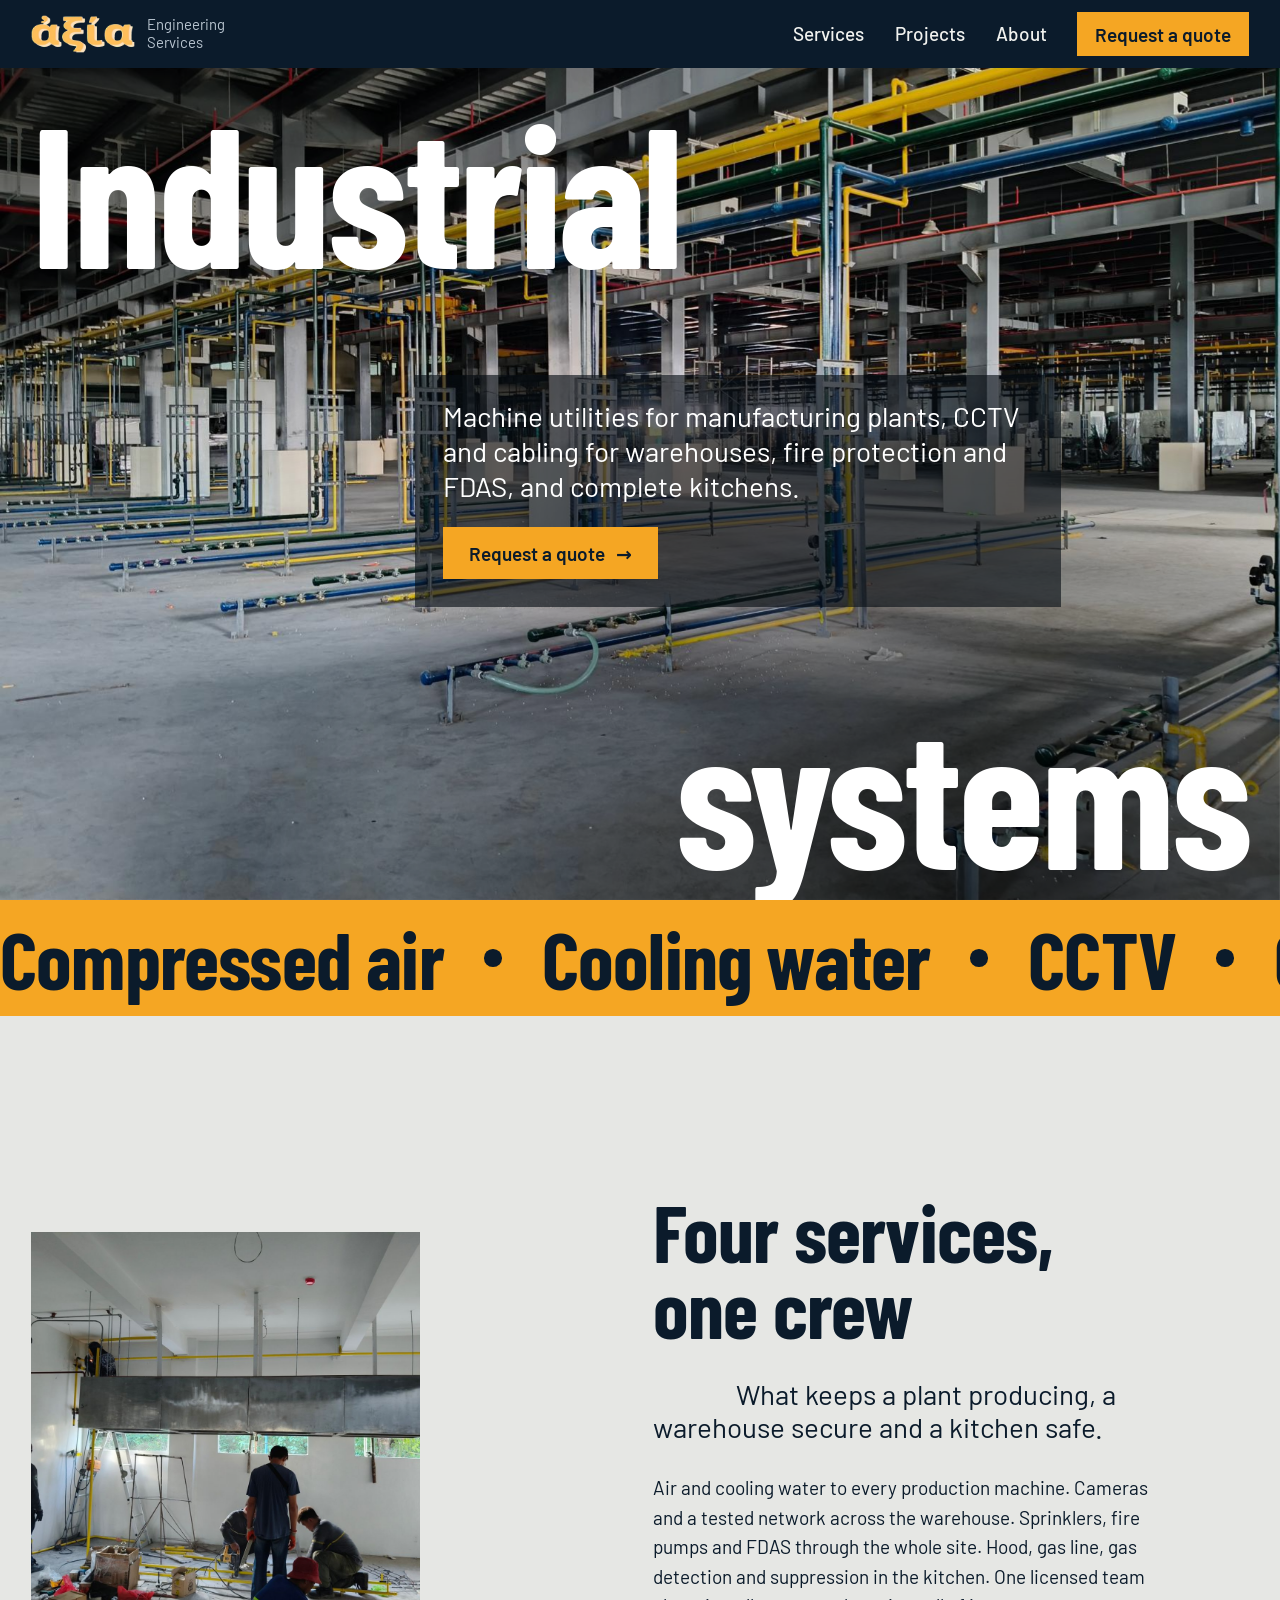
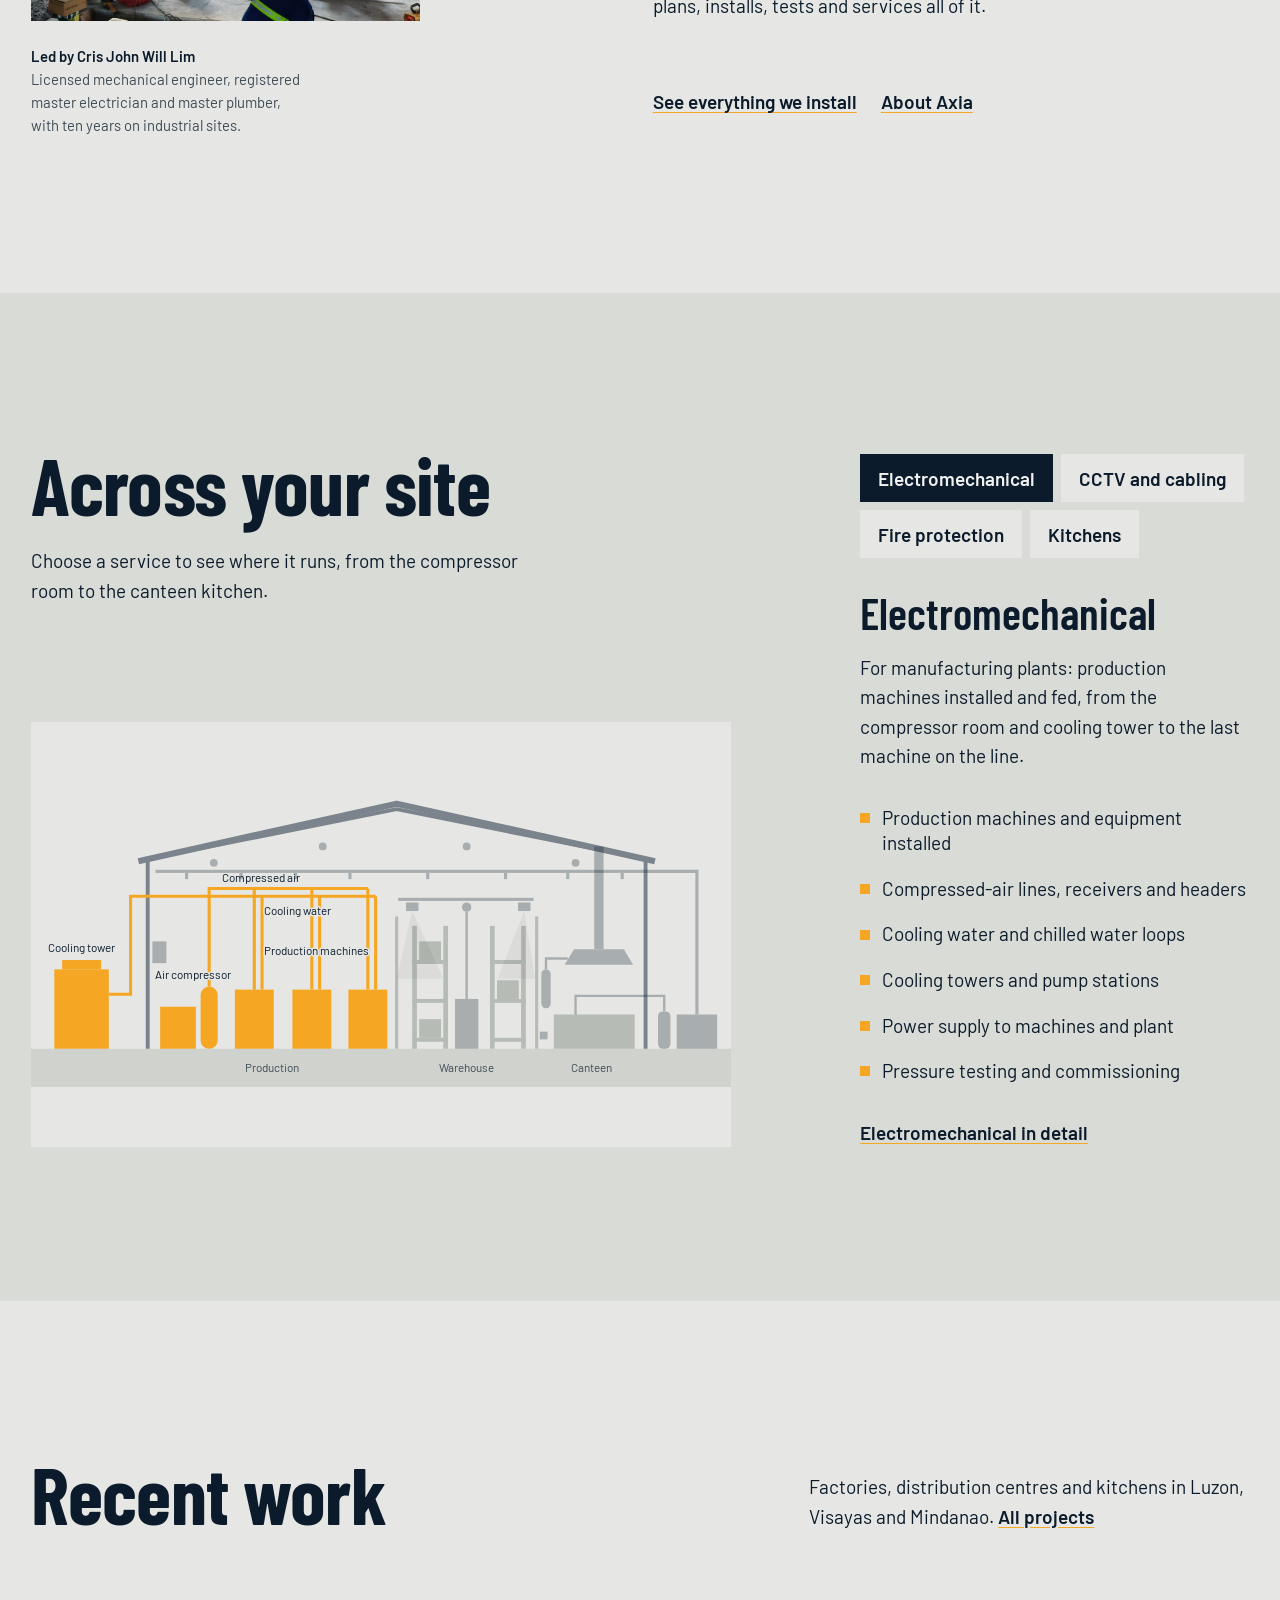
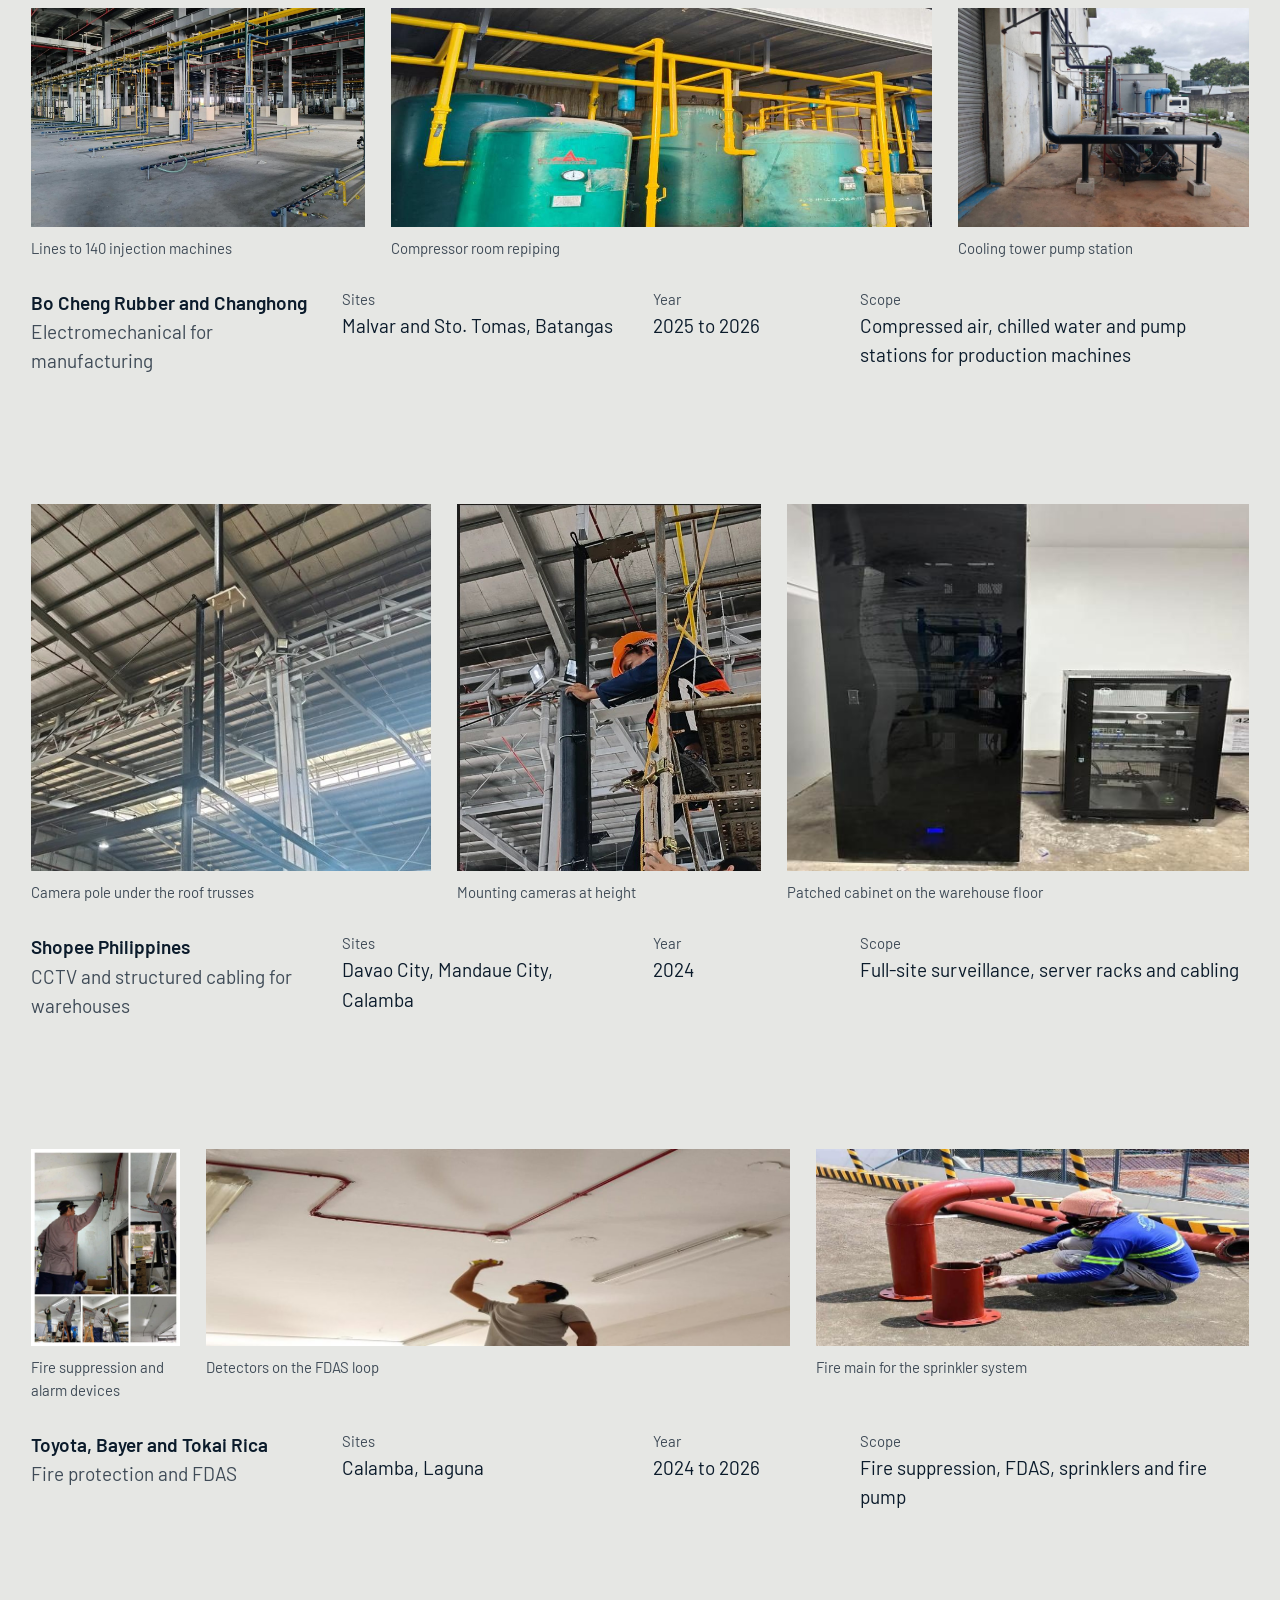
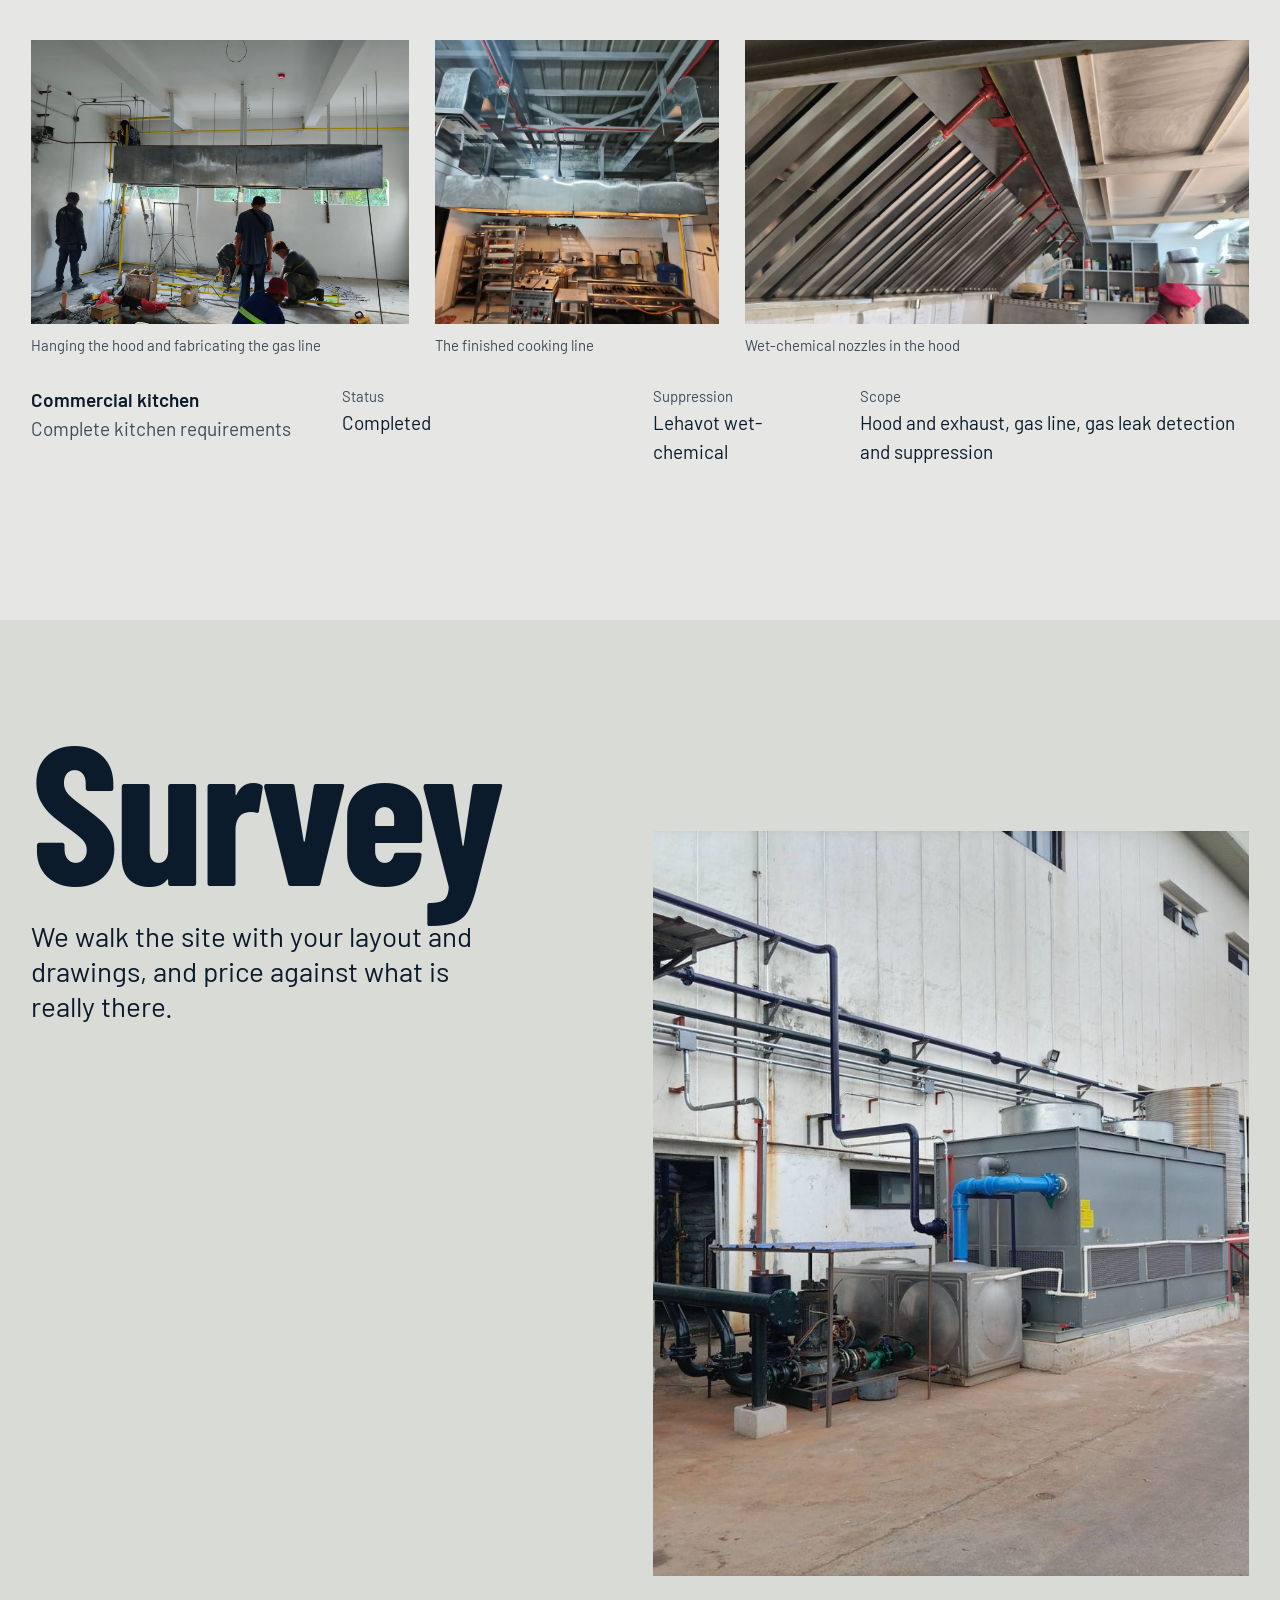
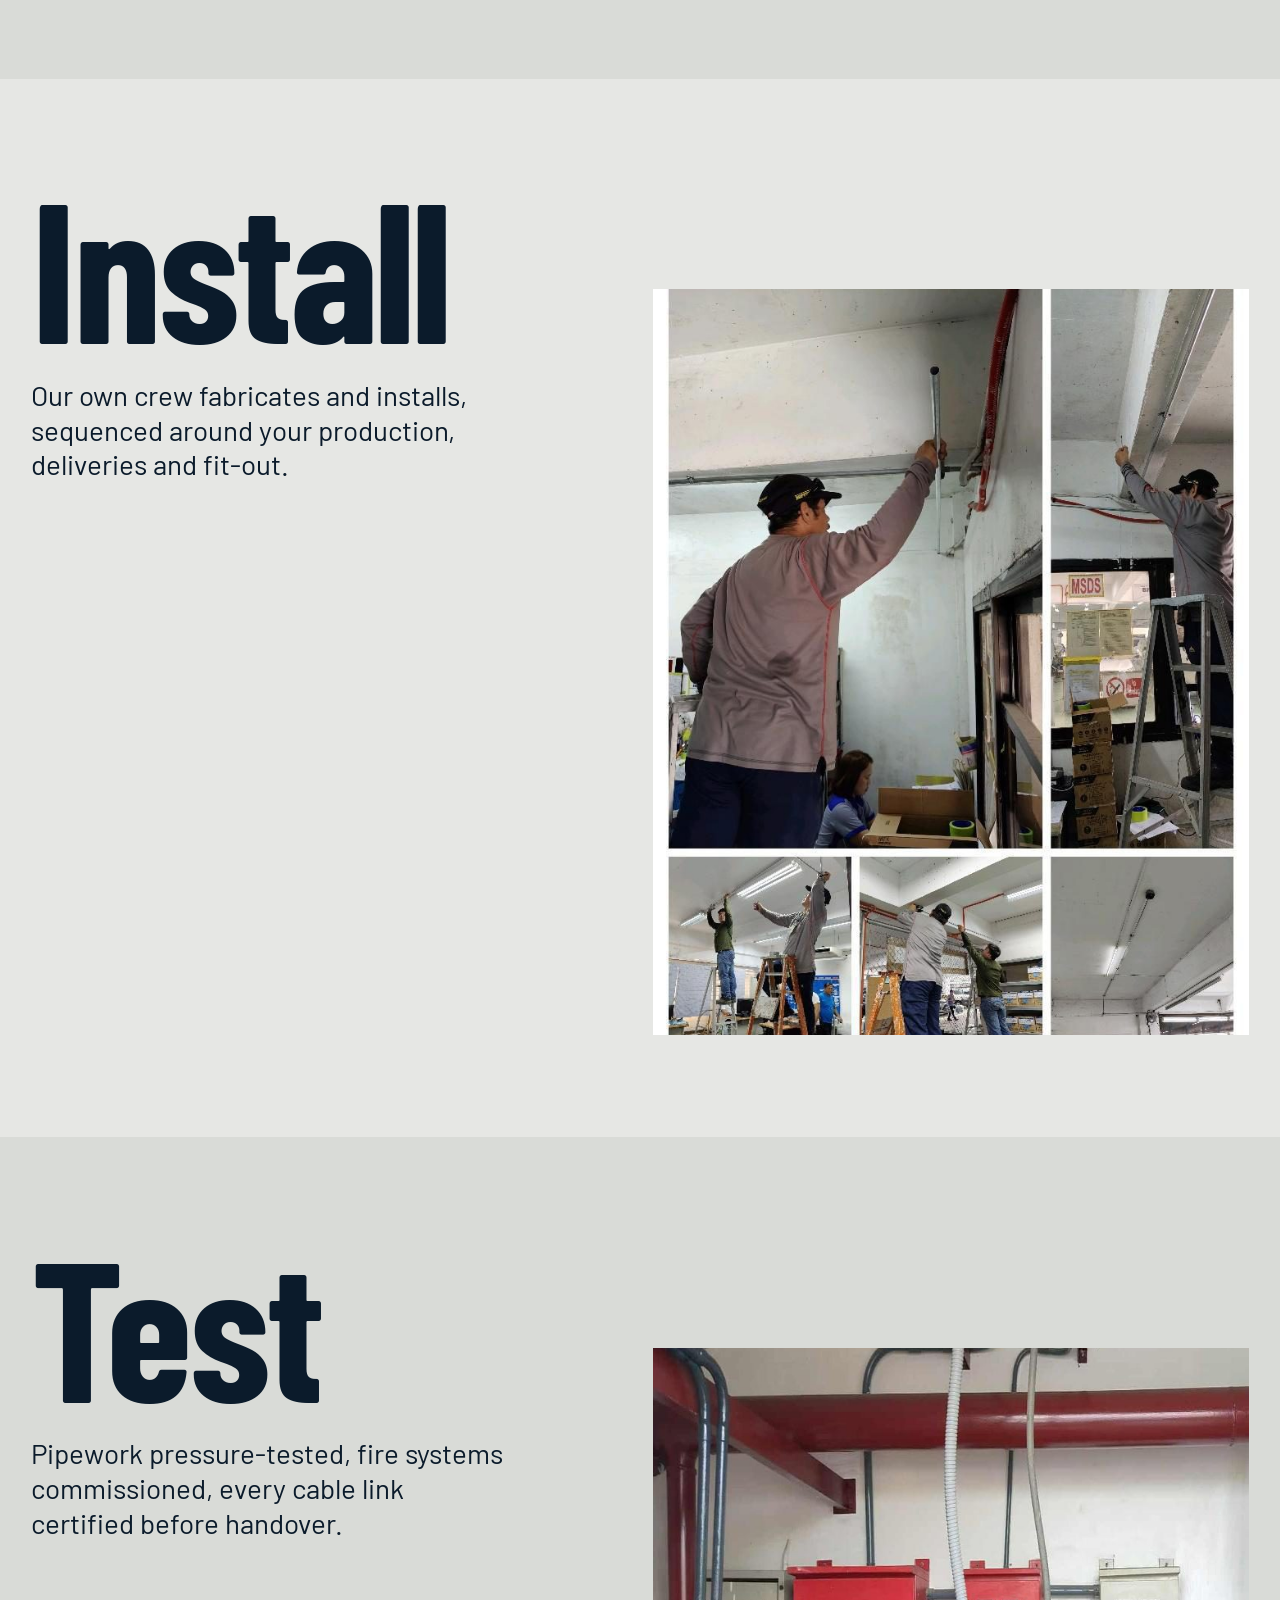
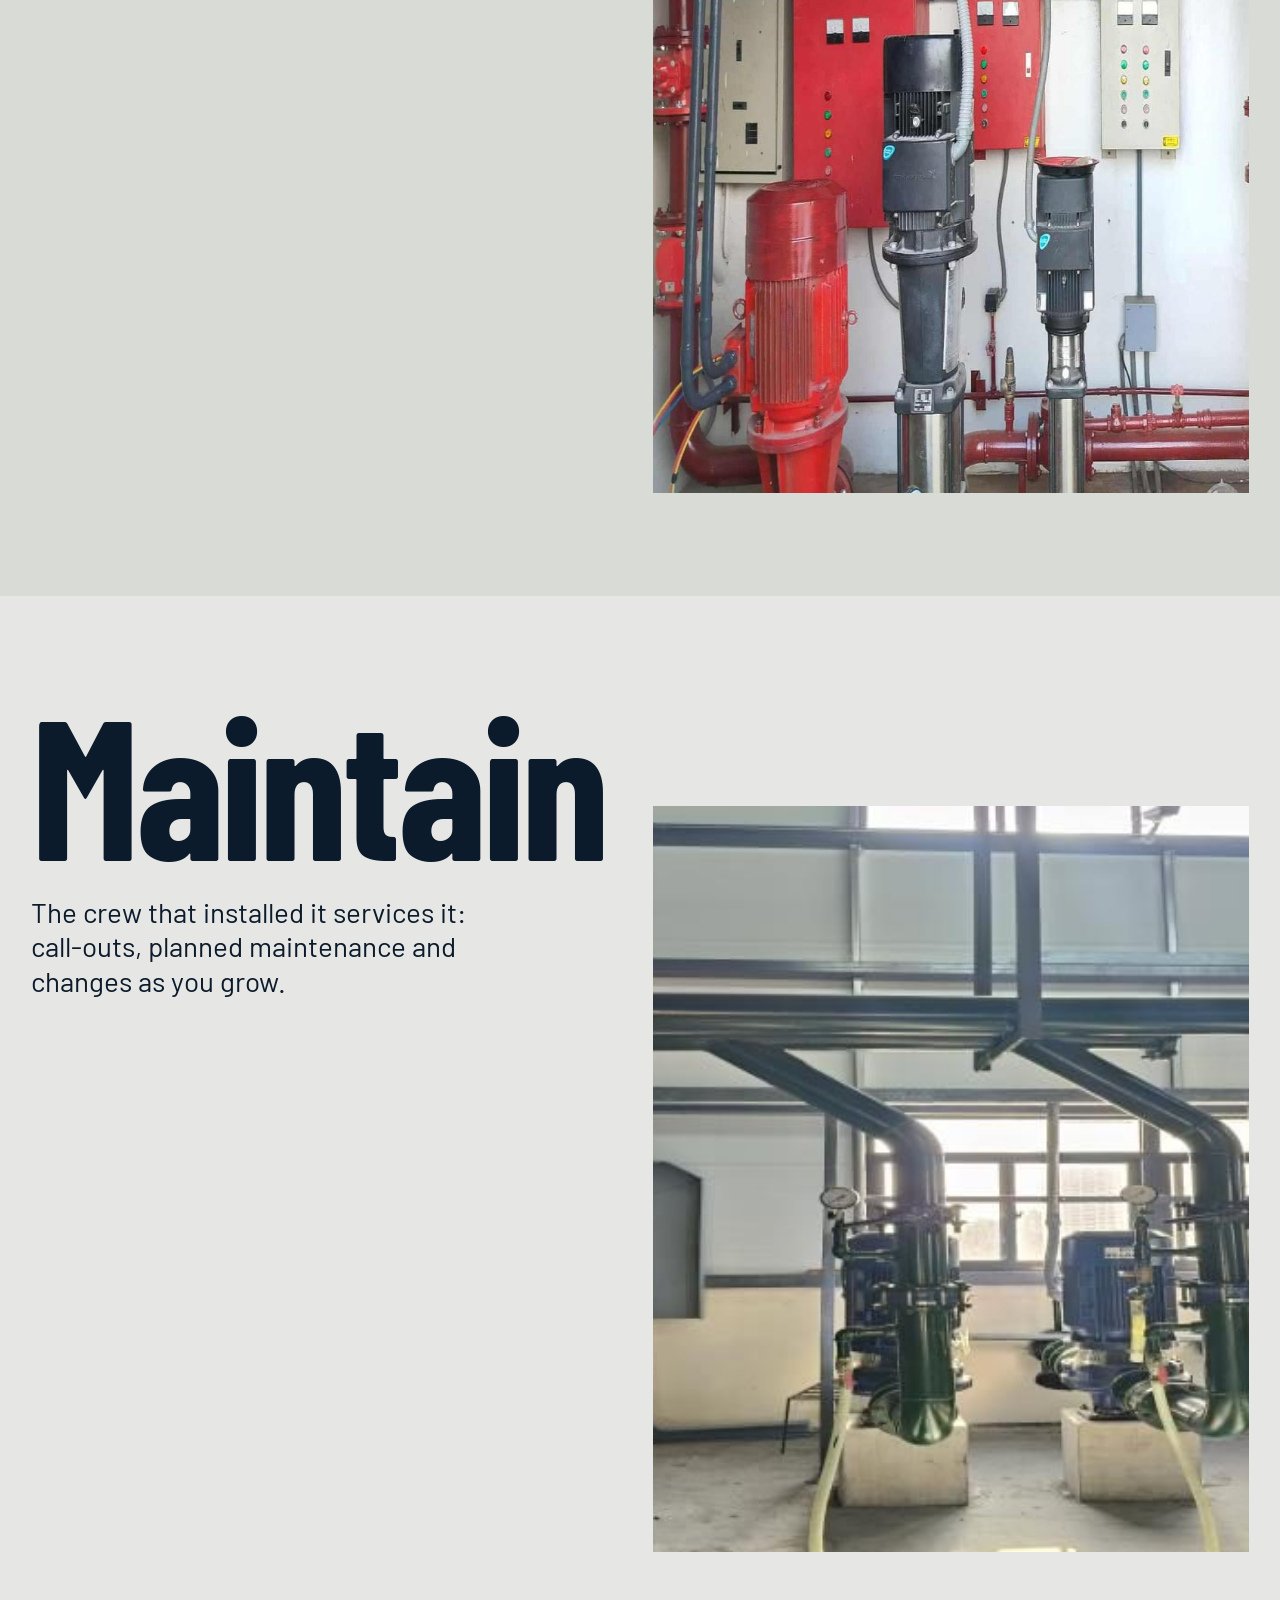
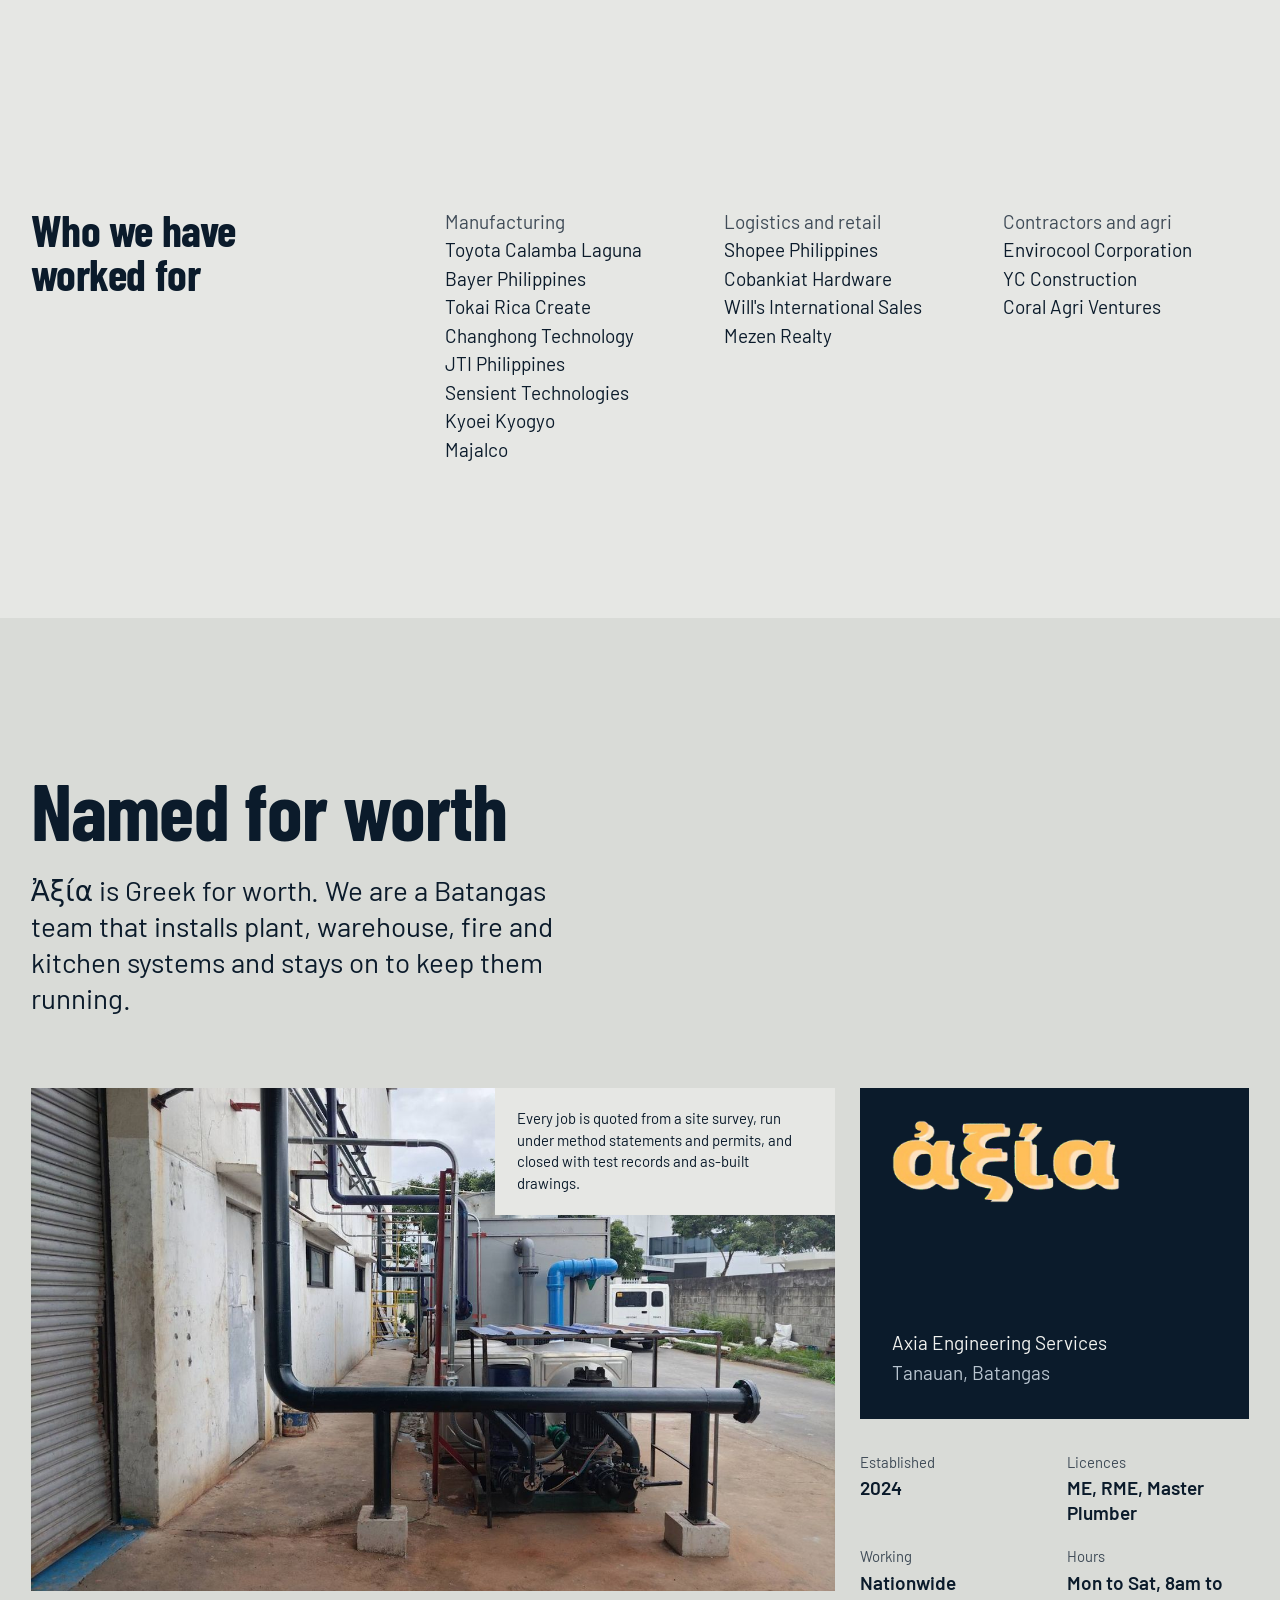
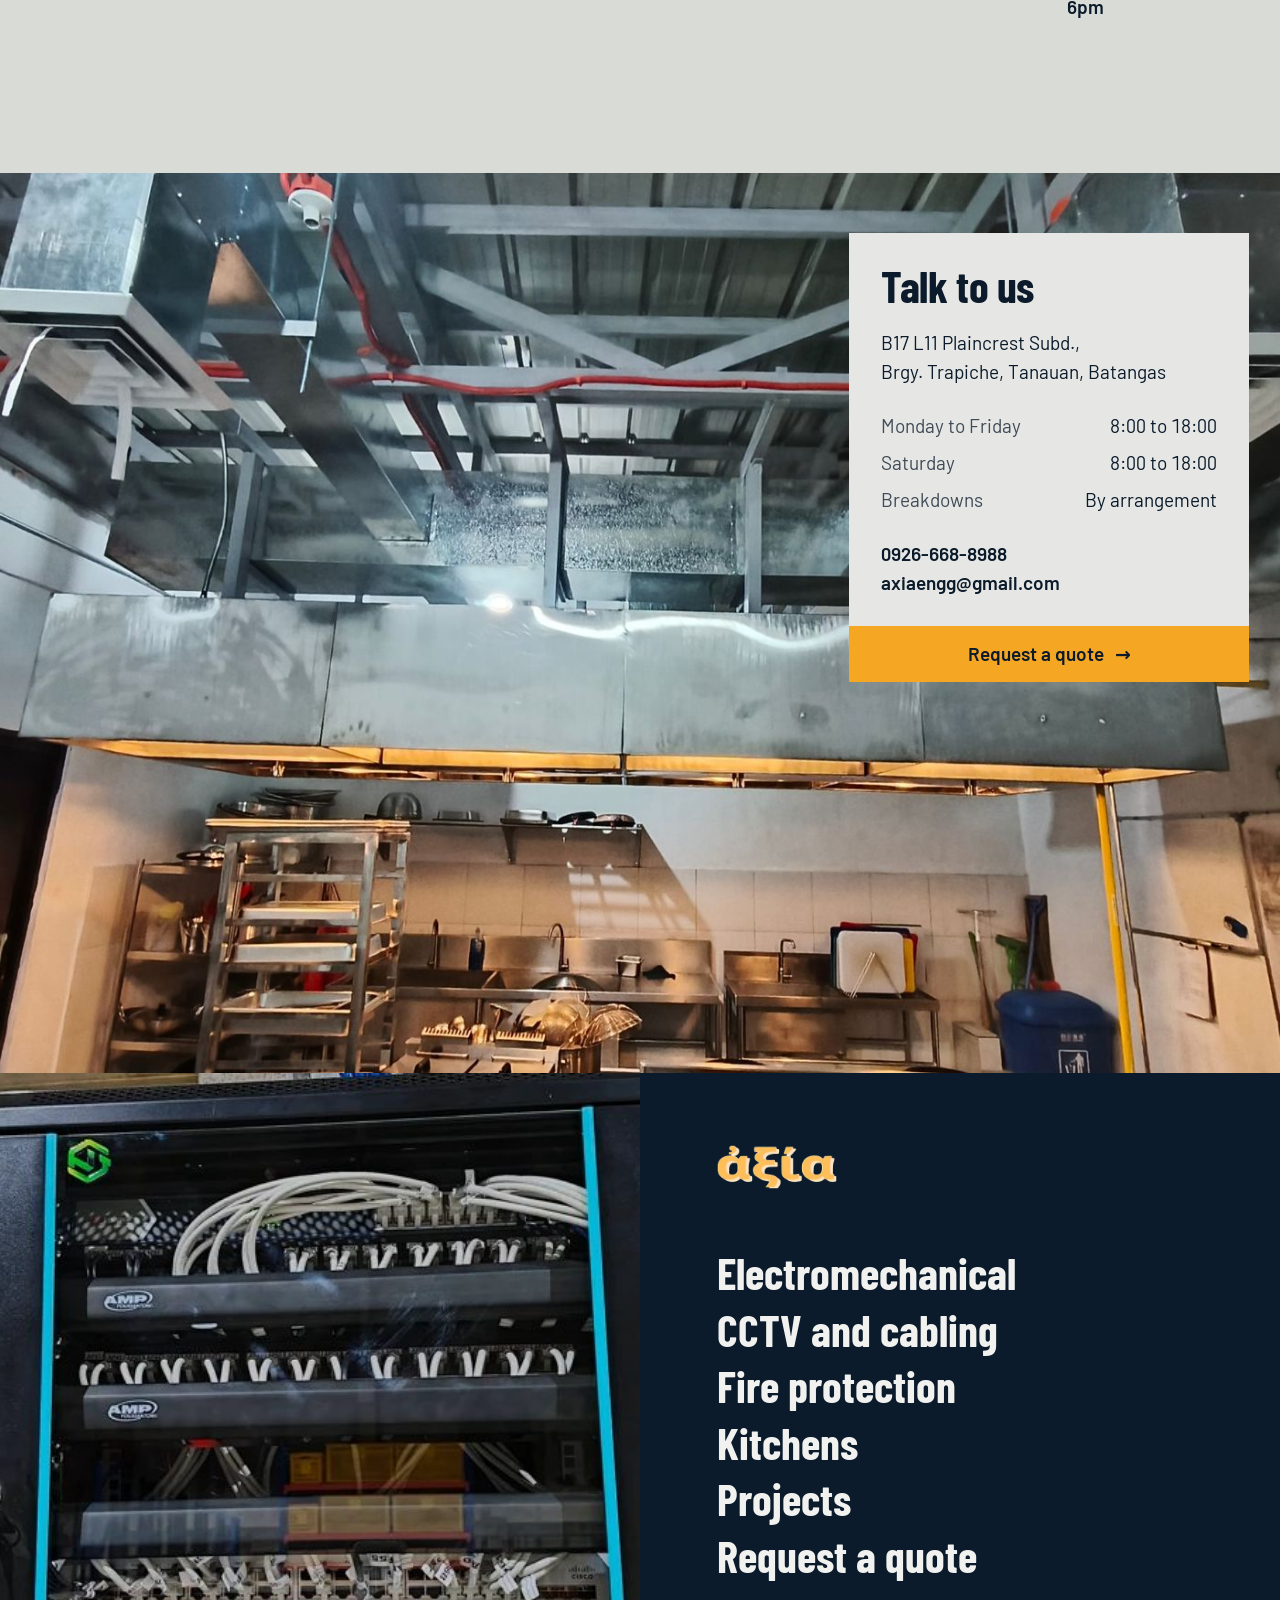
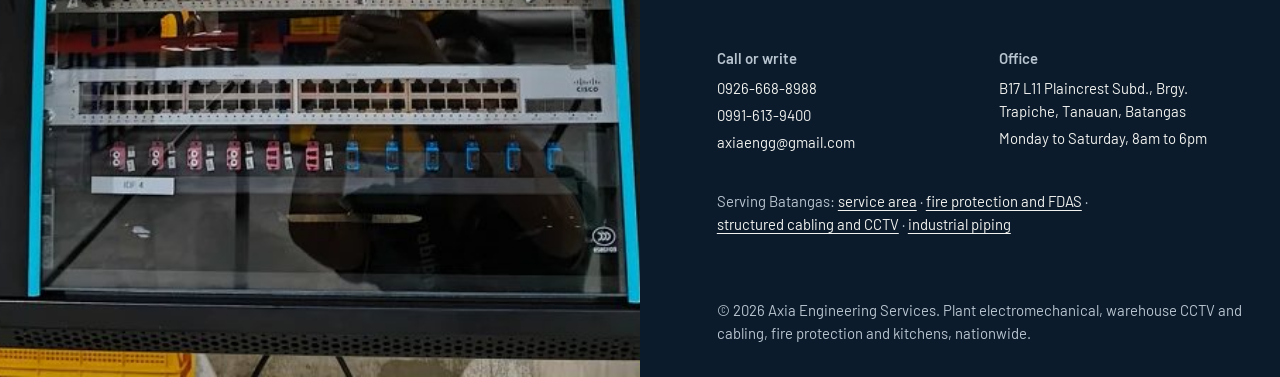
<file: index.html>
<!doctype html>
<html lang="en">
<head>
<meta charset="utf-8">
<meta name="viewport" content="width=device-width, initial-scale=1">
<title>Axia Engineering Services — Electromechanical, CCTV & Cabling, Fire Protection, Kitchens</title>
<meta name="description" content="Axia installs production machine utilities for manufacturing plants, CCTV and structured cabling for warehouses, fire protection and FDAS, and complete kitchens. Based in Tanauan, Batangas.">
<link rel="canonical" href="https://axiaengg-hash.github.io/Axi-Website/">
<meta name="theme-color" content="#0b1b2b">
<meta property="og:title" content="Axia Engineering Services — Electromechanical, CCTV & Cabling, Fire Protection, Kitchens">
<meta property="og:description" content="Axia installs production machine utilities for manufacturing plants, CCTV and structured cabling for warehouses, fire protection and FDAS, and complete kitchens. Based in Tanauan, Batangas.">
<meta property="og:type" content="website">
<meta property="og:url" content="https://axiaengg-hash.github.io/Axi-Website/">
<meta property="og:image" content="https://axiaengg-hash.github.io/Axi-Website/assets/img/hero.jpg">
<meta property="og:locale" content="en_PH">
<link rel="icon" href="assets/img/favicon.png" type="image/png" sizes="64x64">
<link rel="apple-touch-icon" href="assets/img/apple-touch-icon.png">
<link rel="preconnect" href="https://fonts.googleapis.com">
<link rel="preconnect" href="https://fonts.gstatic.com" crossorigin>
<link href="https://fonts.googleapis.com/css2?family=Barlow+Condensed:wght@600;700&family=Barlow:wght@400;500;600&display=swap" rel="stylesheet">
<link rel="stylesheet" href="assets/css/styles.css?v=20261112">
<script>document.documentElement.classList.add('js')</script>
<script type="application/ld+json">
{
 "@context": "https://schema.org",
 "@type": "GeneralContractor",
 "@id": "https://axiaengg-hash.github.io/Axi-Website/#business",
 "name": "Axia Engineering Services",
 "alternateName": "MEPFS Engineering Services",
 "url": "https://axiaengg-hash.github.io/Axi-Website/",
 "logo": "https://axiaengg-hash.github.io/Axi-Website/assets/img/logo.png",
 "image": "https://axiaengg-hash.github.io/Axi-Website/assets/img/hero.jpg",
 "description": "Fire protection and FDAS, structured cabling and CCTV, industrial piping and plant electromechanical works, and complete kitchen requirements. Based in Tanauan, Batangas.",
 "telephone": "+63-926-668-8988",
 "email": "axiaengg@gmail.com",
 "address": {
  "@type": "PostalAddress",
  "streetAddress": "B17 L11 Plaincrest Subd., Brgy. Trapiche",
  "addressLocality": "Tanauan City",
  "addressRegion": "Batangas",
  "addressCountry": "PH"
 },
 "openingHoursSpecification": [
  {
   "@type": "OpeningHoursSpecification",
   "dayOfWeek": [
    "Monday",
    "Tuesday",
    "Wednesday",
    "Thursday",
    "Friday",
    "Saturday"
   ],
   "opens": "08:00",
   "closes": "18:00"
  }
 ],
 "foundingDate": "2024",
 "areaServed": [
  {
   "@type": "AdministrativeArea",
   "name": "Batangas"
  },
  {
   "@type": "AdministrativeArea",
   "name": "Laguna"
  },
  {
   "@type": "AdministrativeArea",
   "name": "Cavite"
  },
  {
   "@type": "AdministrativeArea",
   "name": "Metro Manila"
  }
 ],
 "hasOfferCatalog": {
  "@type": "OfferCatalog",
  "name": "Services",
  "itemListElement": [
   {
    "@type": "Offer",
    "itemOffered": {
     "@type": "Service",
     "name": "Fire protection and FDAS installation",
     "url": "https://axiaengg-hash.github.io/Axi-Website/fire-protection-batangas.html"
    }
   },
   {
    "@type": "Offer",
    "itemOffered": {
     "@type": "Service",
     "name": "Structured cabling and CCTV installation",
     "url": "https://axiaengg-hash.github.io/Axi-Website/structured-cabling-batangas.html"
    }
   },
   {
    "@type": "Offer",
    "itemOffered": {
     "@type": "Service",
     "name": "Industrial and process piping",
     "url": "https://axiaengg-hash.github.io/Axi-Website/industrial-piping-batangas.html"
    }
   },
   {
    "@type": "Offer",
    "itemOffered": {
     "@type": "Service",
     "name": "Plant electromechanical works",
     "url": "https://axiaengg-hash.github.io/Axi-Website/services.html#electromechanical"
    }
   },
   {
    "@type": "Offer",
    "itemOffered": {
     "@type": "Service",
     "name": "Complete kitchen requirements",
     "url": "https://axiaengg-hash.github.io/Axi-Website/services.html#kitchen"
    }
   }
  ]
 }
}
</script>
</head>
<body>
<a class="skip-link" href="#main">Skip to main content</a>

<header class="site-header">
  <a class="brand" href="index.html" aria-label="Axia Engineering Services — home">
    <img src="assets/img/logo.png?v=20261008f" alt="Axia" width="604" height="220">
    <span>Engineering<br>Services</span>
  </a>
  <button class="nav-toggle" type="button" aria-expanded="false" aria-controls="primary-nav">Menu</button>
  <nav class="nav" id="primary-nav" aria-label="Main">
    <a href="services.html">Services</a>
    <a href="projects.html">Projects</a>
    <a href="about.html">About</a>
    <a class="btn" href="contact.html">Request a quote</a>
  </nav>
</header>

<main id="main">
<section class="hero" aria-labelledby="hero-title">
  <div class="hero__photo">
    <img src="assets/img/hero.jpg" alt="Production floor with colour-coded chilled water and compressed-air lines run to every machine bay" width="1807" height="1182" fetchpriority="high">
  </div>
  <h1 id="hero-title">
    <span class="hero__line hero__line--1">Industrial</span>
    <span class="hero__line hero__line--2">systems</span>
  </h1>
  <div class="hero__mid">
    <p>Machine utilities for manufacturing plants, CCTV and cabling for warehouses, fire protection and FDAS, and complete kitchens.</p>
    <a class="btn" href="contact.html">Request a quote <span class="arrow" aria-hidden="true">&rarr;</span></a>
  </div>
</section>

<div class="marquee" aria-hidden="true">
  <div class="marquee__track">
    <div class="marquee__group">Compressed air <span class="marquee__dot"></span> Cooling water <span class="marquee__dot"></span> CCTV <span class="marquee__dot"></span> Cabling <span class="marquee__dot"></span> Fire protection <span class="marquee__dot"></span> Kitchens <span class="marquee__dot"></span></div>
    <div class="marquee__group">Compressed air <span class="marquee__dot"></span> Cooling water <span class="marquee__dot"></span> CCTV <span class="marquee__dot"></span> Cabling <span class="marquee__dot"></span> Fire protection <span class="marquee__dot"></span> Kitchens <span class="marquee__dot"></span></div>
  </div>
</div>

<section class="intro wrap" aria-labelledby="intro-title">
  <div class="grid" data-reveal>
    <div class="intro__text">
      <h2 id="intro-title">Four services, one crew</h2>
      <p class="statement">What keeps a plant producing, a warehouse secure and a kitchen safe.</p>
      <p>Air and cooling water to every production machine. Cameras and a tested network across the warehouse. Sprinklers, fire pumps and FDAS through the whole site. Hood, gas line, gas detection and suppression in the kitchen. One licensed team plans, installs, tests and services all of it.</p>
    </div>
    <figure class="intro__photo">
      <img src="assets/img/projects/kitchen-install.jpg" alt="Axia crew hanging a kitchen hood and fabricating gas pipework on site" width="1400" height="1050" loading="lazy">
    </figure>
    <p class="intro__note small"><strong>Led by Cris John Will Lim</strong>Licensed mechanical engineer, registered master electrician and master plumber, with ten years on industrial sites.</p>
    <div class="intro__side">
      <a class="link" href="services.html">See everything we install</a>
      <a class="link" href="about.html">About Axia</a>
    </div>
  </div>
</section>

<section class="section section--surface wrap" aria-labelledby="shed-title" id="shed">
  <div class="grid shed" data-active="em">
    <div class="shed__head" data-reveal>
      <h2 id="shed-title">Across your site</h2>
      <p>Choose a service to see where it runs, from the compressor room to the canteen kitchen.</p>
    </div>

    <figure class="shed__figure" aria-labelledby="shed-caption">
      <svg viewBox="0 0 900 470" role="img" aria-labelledby="shed-svg-title" focusable="false">
        <title id="shed-svg-title">Cross-section of an industrial site with a production floor, a warehouse and a canteen kitchen, showing where each Axia service is installed</title>
        <rect x="0" y="420" width="900" height="50" fill="#cfd2cd"/>
        <path d="M150 420 V176 L470 112 L790 176 V420" fill="none" stroke="#7b848c" stroke-width="5" stroke-linejoin="round"/>
        <path d="M138 179 L470 105 L802 179" fill="none" stroke="#7b848c" stroke-width="8" stroke-linejoin="round"/>
        <g fill="#b6bbb5">
          <rect x="468" y="250" width="4" height="170"/><rect x="648" y="250" width="4" height="170"/>
          <rect x="490" y="262" width="6" height="158"/><rect x="530" y="262" width="6" height="158"/>
          <rect x="490" y="306" width="46" height="5"/><rect x="490" y="356" width="46" height="5"/><rect x="490" y="406" width="46" height="5"/>
          <rect x="590" y="262" width="6" height="158"/><rect x="630" y="262" width="6" height="158"/>
          <rect x="590" y="306" width="46" height="5"/><rect x="590" y="356" width="46" height="5"/><rect x="590" y="406" width="46" height="5"/>
          <rect x="499" y="282" width="28" height="24"/><rect x="499" y="382" width="28" height="24"/><rect x="599" y="332" width="28" height="24"/>
          <rect x="672" y="376" width="104" height="44"/>
        </g>
        <g font-size="15" font-family="Barlow, sans-serif" fill="#3f4b57" text-anchor="middle">
          <text x="310" y="450">Production</text><text x="560" y="450">Warehouse</text><text x="720" y="450">Canteen</text>
        </g>

        <!-- ELECTROMECHANICAL: plant utilities and machines -->
        <g class="sys sys--em">
          <g class="hl" fill="#0b1b2b">
            <rect x="30" y="318" width="70" height="102"/><rect x="40" y="306" width="50" height="12"/>
            <rect x="166" y="366" width="46" height="54"/><rect x="218" y="340" width="22" height="80" rx="11"/>
            <rect x="262" y="344" width="50" height="76"/><rect x="336" y="344" width="50" height="76"/><rect x="408" y="344" width="50" height="76"/>
          </g>
          <path class="hs" d="M229 340 V214 H433 M287 214 V344 M361 214 V344 M433 214 V344" fill="none" stroke="#0b1b2b" stroke-width="4"/>
          <path class="hs" d="M100 350 H128 V224 H443 M297 224 V344 M371 224 V344 M443 224 V344" fill="none" stroke="#0b1b2b" stroke-width="4"/>
          <g class="lbl" font-size="15" font-family="Barlow, sans-serif" fill="#0b1b2b">
            <text x="22" y="296">Cooling tower</text>
            <text x="160" y="330">Air compressor</text>
            <text x="246" y="206">Compressed air</text>
            <text x="300" y="248">Cooling water</text>
            <text x="300" y="300">Production machines</text>
          </g>
        </g>

        <!-- CCTV AND STRUCTURED CABLING: warehouse -->
        <g class="sys sys--cctv">
          <path class="hl cone" d="M490 243 L470 330 L530 330z M634 243 L600 330 L648 330z" fill="#0b1b2b" opacity="0.18"/>
          <g class="hl" fill="#0b1b2b">
            <rect x="472" y="226" width="174" height="4"/>
            <rect x="482" y="232" width="16" height="11"/><rect x="626" y="232" width="16" height="11"/>
            <circle cx="560" cy="238" r="6"/>
            <rect x="545" y="356" width="30" height="64"/>
          </g>
          <path class="hs" d="M560 244 V356" fill="none" stroke="#0b1b2b" stroke-width="3"/>
          <g class="lbl" font-size="15" font-family="Barlow, sans-serif" fill="#0b1b2b">
            <text x="478" y="218">Cameras and cable tray</text>
            <text x="570" y="258">Wi-Fi</text>
            <text x="520" y="348">Network cabinet</text>
          </g>
        </g>

        <!-- FIRE PROTECTION AND FDAS: whole site -->
        <g class="sys sys--fire">
          <g class="hl" fill="#0b1b2b">
            <rect x="160" y="190" width="620" height="4"/>
            <rect x="198" y="194" width="4" height="8"/><rect x="268" y="194" width="4" height="8"/><rect x="338" y="194" width="4" height="8"/>
            <rect x="408" y="194" width="4" height="8"/><rect x="508" y="194" width="4" height="8"/><rect x="608" y="194" width="4" height="8"/>
            <rect x="688" y="194" width="4" height="8"/><rect x="758" y="194" width="4" height="8"/>
            <circle cx="235" cy="181" r="5"/><circle cx="375" cy="160" r="5"/><circle cx="560" cy="160" r="5"/><circle cx="700" cy="181" r="5"/>
            <rect x="156" y="282" width="18" height="28"/>
            <rect x="830" y="376" width="52" height="44"/>
          </g>
          <path class="hs" d="M856 376 V192 H780" fill="none" stroke="#0b1b2b" stroke-width="4"/>
          <g class="lbl" font-size="15" font-family="Barlow, sans-serif" fill="#0b1b2b">
            <text x="420" y="226">Sprinklers</text>
            <text x="385" y="156">Smoke detectors</text>
            <text x="156" y="276">FDAS panel</text>
            <text x="820" y="366">Fire pump</text>
          </g>
        </g>

        <!-- COMPLETE KITCHEN -->
        <g class="sys sys--kitchen">
          <g class="hl" fill="#0b1b2b">
            <path d="M686 312 H774 L762 292 H698 Z"/>
            <rect x="724" y="160" width="12" height="132"/>
            <rect x="806" y="372" width="16" height="48" rx="6"/>
            <rect x="654" y="398" width="10" height="10"/>
            <rect x="656" y="318" width="12" height="50" rx="6"/>
          </g>
          <path class="hs" d="M814 372 V352 H700 V376 M662 318 V304 H690" fill="none" stroke="#0b1b2b" stroke-width="3"/>
          <g class="lbl" font-size="15" font-family="Barlow, sans-serif" fill="#0b1b2b">
            <text x="742" y="244">Hood and exhaust</text>
            <text x="700" y="344">Gas line</text>
            <text x="800" y="400" text-anchor="end">LPG</text>
            <text x="590" y="320">Suppression</text>
            <text x="560" y="404">Gas detector</text>
          </g>
        </g>
      </svg>
      <figcaption id="shed-caption" class="visually-hidden">An industrial site in section: cooling tower outside, a production floor with machines, a warehouse with racking, and a canteen kitchen, with a fire pump and LPG supply outside.</figcaption>
    </figure>

    <div class="shed__panel-wrap">
      <div class="tabs" role="tablist" aria-label="Services" hidden>
        <button class="tab" role="tab" type="button" id="tab-em" aria-controls="panel-em" aria-selected="true" data-sys="em">Electromechanical</button>
        <button class="tab" role="tab" type="button" id="tab-cctv" aria-controls="panel-cctv" aria-selected="false" tabindex="-1" data-sys="cctv">CCTV and cabling</button>
        <button class="tab" role="tab" type="button" id="tab-fire" aria-controls="panel-fire" aria-selected="false" tabindex="-1" data-sys="fire">Fire protection</button>
        <button class="tab" role="tab" type="button" id="tab-kitchen" aria-controls="panel-kitchen" aria-selected="false" tabindex="-1" data-sys="kitchen">Kitchens</button>
      </div>

      <div class="shed__panel" id="panel-em" role="tabpanel" aria-labelledby="tab-em">
        <h3>Electromechanical</h3>
        <p>For manufacturing plants: production machines installed and fed, from the compressor room and cooling tower to the last machine on the line.</p>
        <ul class="scope">
          <li>Production machines and equipment installed</li>
          <li>Compressed-air lines, receivers and headers</li>
          <li>Cooling water and chilled water loops</li>
          <li>Cooling towers and pump stations</li>
          <li>Power supply to machines and plant</li>
          <li>Pressure testing and commissioning</li>
        </ul>
        <a class="link" href="services.html#electromechanical">Electromechanical in detail</a>
      </div>
      <div class="shed__panel" id="panel-cctv" role="tabpanel" aria-labelledby="tab-cctv">
        <h3>CCTV and cabling</h3>
        <p>For warehouses: cameras on every dock, aisle and gate, and the network your scanners depend on, tested link by link.</p>
        <ul class="scope">
          <li>IP cameras at docks, aisles and perimeter</li>
          <li>NVR, storage and monitoring</li>
          <li>Cat6 cabling and fibre backbone</li>
          <li>Wi-Fi access points for scanners</li>
          <li>Racks, cabinets and labelled patching</li>
          <li>Tested links and as-built records</li>
        </ul>
        <a class="link" href="services.html#cctv">CCTV and cabling in detail</a>
      </div>
      <div class="shed__panel" id="panel-fire" role="tabpanel" aria-labelledby="tab-fire">
        <h3>Fire protection and FDAS</h3>
        <p>Life-safety systems installed to the approved design and the code, then tested and signed off.</p>
        <ul class="scope">
          <li>Automatic sprinkler systems</li>
          <li>Fire pumps, jockey pumps and pump rooms</li>
          <li>Hydrants, hose reels and landing valves</li>
          <li>Detectors, call points, sounders and panels</li>
          <li>Suppression for special areas</li>
          <li>BFP permit support</li>
        </ul>
        <a class="link" href="services.html#fire">Fire protection in detail</a>
      </div>
      <div class="shed__panel" id="panel-kitchen" role="tabpanel" aria-labelledby="tab-kitchen">
        <h3>Complete kitchens</h3>
        <p>Everything a commercial or canteen kitchen needs to cook safely, installed as one coordinated system.</p>
        <ul class="scope">
          <li>Kitchen hoods, exhaust ducting and fans</li>
          <li>LPG gas line with regulators and valves</li>
          <li>Gas leak detectors with automatic shut-off</li>
          <li>Wet-chemical fire suppression</li>
          <li>Pressure testing and commissioning</li>
        </ul>
        <a class="link" href="services.html#kitchen">Kitchens in detail</a>
      </div>
    </div>
  </div>
</section>

<section class="section" aria-labelledby="work-title">
  <div class="work__head wrap" data-reveal>
    <h2 id="work-title">Recent work</h2>
    <p>Factories, distribution centres and kitchens in Luzon, Visayas and Mindanao. <a class="link" href="projects.html">All projects</a></p>
  </div>

  <article class="project" id="h-plant" data-sys="em" aria-labelledby="h-plant-t">
    <div class="strip" data-reveal aria-label="Bo Cheng Rubber and Changhong photos" data-zoom>
      <figure style="--r: 1.529"><div class="frame"><img src="assets/img/projects/bo-cheng-chilled-water.jpg" alt="Chilled water and compressed-air lines dropped to rows of machine bays" width="1200" height="785" loading="lazy"></div><figcaption>Lines to 140 injection machines</figcaption></figure>
      <figure style="--r: 2.474"><div class="frame"><img src="assets/img/projects/changhong-compressor-room.jpg" alt="Compressor room with green receiver tanks and yellow air lines" width="1012" height="409" loading="lazy"></div><figcaption>Compressor room repiping</figcaption></figure>
      <figure style="--r: 1.333"><div class="frame"><img src="assets/img/projects/cooling-towers-pumps.jpg" alt="Twin-pump skid and pipework beside a cooling tower" width="1400" height="1050" loading="lazy"></div><figcaption>Cooling tower pump station</figcaption></figure>
    </div>
    <dl class="facts grid wrap" data-reveal>
      <div class="facts__name"><dt class="visually-hidden">Project</dt><dd id="h-plant-t">Bo Cheng Rubber and Changhong <span>Electromechanical for manufacturing</span></dd></div>
      <div class="facts__where"><dt>Sites</dt><dd>Malvar and Sto. Tomas, Batangas</dd></div>
      <div class="facts__when"><dt>Year</dt><dd>2025 to 2026</dd></div>
      <div class="facts__who"><dt>Scope</dt><dd>Compressed air, chilled water and pump stations for production machines</dd></div>
    </dl>
  </article>

  <article class="project" id="h-shopee" data-sys="cctv" aria-labelledby="h-shopee-t">
    <div class="strip" data-reveal aria-label="Shopee Philippines photos" data-zoom>
      <figure style="--r: 1.090"><div class="frame"><img src="assets/img/projects/shopee-davao-cctv-1.jpg" alt="Pole-mounted CCTV camera beneath a warehouse roof" width="544" height="499" loading="lazy"></div><figcaption>Camera pole under the roof trusses</figcaption></figure>
      <figure style="--r: 0.829"><div class="frame"><img src="assets/img/projects/shopee-davao-cctv-2.jpg" alt="Technician mounting a camera at height from a scaffold" width="553" height="667" loading="lazy"></div><figcaption>Mounting cameras at height</figcaption></figure>
      <figure style="--r: 1.259"><div class="frame"><img src="assets/img/projects/shopee-cebu-rack-1.jpg" alt="Wall cabinet on a warehouse column with blue patch cables" width="515" height="409" loading="lazy"></div><figcaption>Patched cabinet on the warehouse floor</figcaption></figure>
    </div>
    <dl class="facts grid wrap" data-reveal>
      <div class="facts__name"><dt class="visually-hidden">Project</dt><dd id="h-shopee-t">Shopee Philippines <span>CCTV and structured cabling for warehouses</span></dd></div>
      <div class="facts__where"><dt>Sites</dt><dd>Davao City, Mandaue City, Calamba</dd></div>
      <div class="facts__when"><dt>Year</dt><dd>2024</dd></div>
      <div class="facts__who"><dt>Scope</dt><dd>Full-site surveillance, server racks and cabling</dd></div>
    </dl>
  </article>

  <article class="project" id="h-fire" data-sys="fire" aria-labelledby="h-fire-t">
    <div class="strip" data-reveal aria-label="Toyota, Bayer and Tokai Rica photos" data-zoom>
      <figure style="--r: 0.758"><div class="frame"><img src="assets/img/projects/toyota-fire-suppression.jpg" alt="Technicians installing fire suppression pipework and alarm devices" width="727" height="959" loading="lazy"></div><figcaption>Fire suppression and alarm devices</figcaption></figure>
      <figure style="--r: 2.963"><div class="frame"><img src="assets/img/projects/bayer-fdas.jpg" alt="Technician fitting a ceiling-mounted detector on the fire alarm loop" width="1200" height="405" loading="lazy"></div><figcaption>Detectors on the FDAS loop</figcaption></figure>
      <figure style="--r: 2.196"><div class="frame"><img src="assets/img/projects/tokai-rica-sprinkler.jpg" alt="Red fire main pipework being prepared" width="898" height="409" loading="lazy"></div><figcaption>Fire main for the sprinkler system</figcaption></figure>
    </div>
    <dl class="facts grid wrap" data-reveal>
      <div class="facts__name"><dt class="visually-hidden">Project</dt><dd id="h-fire-t">Toyota, Bayer and Tokai Rica <span>Fire protection and FDAS</span></dd></div>
      <div class="facts__where"><dt>Sites</dt><dd>Calamba, Laguna</dd></div>
      <div class="facts__when"><dt>Year</dt><dd>2024 to 2026</dd></div>
      <div class="facts__who"><dt>Scope</dt><dd>Fire suppression, FDAS, sprinklers and fire pump</dd></div>
    </dl>
  </article>

  <article class="project" id="h-kitchen" data-sys="kitchen" aria-labelledby="h-kitchen-t">
    <div class="strip" data-reveal aria-label="Commercial kitchen photos" data-zoom>
      <figure style="--r: 1.333"><div class="frame"><img src="assets/img/projects/kitchen-install.jpg" alt="Axia crew hanging a kitchen hood and fabricating yellow gas pipework on site" width="1400" height="1050" loading="lazy"></div><figcaption>Hanging the hood and fabricating the gas line</figcaption></figure>
      <figure style="--r: 1.000"><div class="frame"><img src="assets/img/projects/kitchen-complete.jpg" alt="Completed commercial kitchen with stainless hood, exhaust ducting and a yellow gas line serving the cooking line" width="1400" height="1400" loading="lazy"></div><figcaption>The finished cooking line</figcaption></figure>
      <figure style="--r: 1.777"><div class="frame"><img src="assets/img/projects/kitchen-hood-nozzles.jpg" alt="Wet-chemical suppression nozzles on red piping inside a stainless steel kitchen hood" width="1400" height="788" loading="lazy"></div><figcaption>Wet-chemical nozzles in the hood</figcaption></figure>
    </div>
    <dl class="facts grid wrap" data-reveal>
      <div class="facts__name"><dt class="visually-hidden">Project</dt><dd id="h-kitchen-t">Commercial kitchen <span>Complete kitchen requirements</span></dd></div>
      <div class="facts__where"><dt>Status</dt><dd>Completed</dd></div>
      <div class="facts__when"><dt>Suppression</dt><dd>Lehavot wet-chemical</dd></div>
      <div class="facts__who"><dt>Scope</dt><dd>Hood and exhaust, gas line, gas leak detection and suppression</dd></div>
    </dl>
  </article>
</section>

<section class="verbs" aria-labelledby="verbs-title">
  <h2 id="verbs-title" class="visually-hidden">How a job runs</h2>
  <div class="verbs__item">
    <div class="verbs__word" data-reveal>
      <p class="verb">Survey</p>
      <p>We walk the site with your layout and drawings, and price against what is really there.</p>
    </div>
    <figure class="verbs__photo"><img src="assets/img/projects/cooling-towers-wide.jpg" alt="Cooling towers and pipework along the side of an industrial building" width="1400" height="1050" loading="lazy"></figure>
  </div>
  <div class="verbs__item">
    <div class="verbs__word" data-reveal>
      <p class="verb">Install</p>
      <p>Our own crew fabricates and installs, sequenced around your production, deliveries and fit-out.</p>
    </div>
    <figure class="verbs__photo"><img src="assets/img/projects/toyota-fire-suppression.jpg" alt="Technicians installing fire suppression pipework at height" width="727" height="959" loading="lazy"></figure>
  </div>
  <div class="verbs__item">
    <div class="verbs__word" data-reveal>
      <p class="verb">Test</p>
      <p>Pipework pressure-tested, fire systems commissioned, every cable link certified before handover.</p>
    </div>
    <figure class="verbs__photo"><img src="assets/img/projects/fire-pump-station.jpg" alt="Fire pump, jockey pump and control panels in a pump room" width="789" height="1105" loading="lazy"></figure>
  </div>
  <div class="verbs__item">
    <div class="verbs__word" data-reveal>
      <p class="verb">Maintain</p>
      <p>The crew that installed it services it: call-outs, planned maintenance and changes as you grow.</p>
    </div>
    <figure class="verbs__photo"><img src="assets/img/projects/pcwp-pump-room.jpg" alt="Chilled water pump room with pumps, headers and control panels" width="995" height="409" loading="lazy"></figure>
  </div>
</section>

<section class="section wrap" aria-labelledby="clients-title">
  <div class="grid names" data-reveal>
    <h2 id="clients-title">Who we have worked for</h2>
    <ul class="names__cols">
      <li class="kind">Manufacturing</li>
      <li>Toyota Calamba Laguna</li>
      <li>Bayer Philippines</li>
      <li>Tokai Rica Create</li>
      <li>Changhong Technology</li>
      <li>JTI Philippines</li>
      <li>Sensient Technologies</li>
      <li>Kyoei Kyogyo</li>
      <li>Majalco</li>
      <li class="kind">Logistics and retail</li>
      <li>Shopee Philippines</li>
      <li>Cobankiat Hardware</li>
      <li>Will's International Sales</li>
      <li>Mezen Realty</li>
      <li class="kind">Contractors and agri</li>
      <li>Envirocool Corporation</li>
      <li>YC Construction</li>
      <li>Coral Agri Ventures</li>
    </ul>
  </div>
</section>

<section class="section section--surface wrap" aria-labelledby="about-title">
  <div class="grid">
    <div class="mosaic__head" data-reveal>
      <h2 id="about-title">Named for worth</h2>
      <p>Ἀξία is Greek for worth. We are a Batangas team that installs plant, warehouse, fire and kitchen systems and stays on to keep them running.</p>
    </div>
    <figure class="mosaic__photo">
      <img src="assets/img/projects/cooling-towers-pumps.jpg" alt="Cooling tower pump station with blue and black pipework" width="1400" height="1050" loading="lazy">
      <figcaption>Every job is quoted from a site survey, run under method statements and permits, and closed with test records and as-built drawings.</figcaption>
    </figure>
    <div class="mosaic__side">
      <div class="tile">
        <img src="assets/img/logo.png?v=20261008f" alt="" width="604" height="220">
        <p>Axia Engineering Services<br><span>Tanauan, Batangas</span></p>
      </div>
      <dl class="pairs">
        <div><dt>Established</dt><dd>2024</dd></div>
        <div><dt>Licences</dt><dd>ME, RME, Master Plumber</dd></div>
        <div><dt>Working</dt><dd>Nationwide</dd></div>
        <div><dt>Hours</dt><dd>Mon to Sat, 8am to 6pm</dd></div>
      </dl>
    </div>
  </div>
</section>

<section class="visit" aria-labelledby="visit-title">
  <img src="assets/img/projects/kitchen-complete.jpg" alt="" width="1400" height="1400" loading="lazy">
  <div class="card">
    <h2 id="visit-title">Talk to us</h2>
    <address>B17 L11 Plaincrest Subd.,<br>Brgy. Trapiche, Tanauan, Batangas</address>
    <dl class="hours">
      <div><dt>Monday to Friday</dt><dd>8:00 to 18:00</dd></div>
      <div><dt>Saturday</dt><dd>8:00 to 18:00</dd></div>
      <div><dt>Breakdowns</dt><dd>By arrangement</dd></div>
    </dl>
    <p class="phones">
      <a href="tel:+639266688988">0926-668-8988</a>
      <a href="mailto:axiaengg@gmail.com">axiaengg@gmail.com</a>
    </p>
    <a class="btn" href="contact.html">Request a quote <span class="arrow" aria-hidden="true">&rarr;</span></a>
  </div>
</section>
</main>

<footer class="site-footer">
  <figure class="site-footer__photo">
    <img src="assets/img/projects/shopee-cebu-rack-3.jpg" alt="Network cabinet with labelled patch panels and switches, installed by Axia" width="676" height="640" loading="lazy">
  </figure>
  <div class="site-footer__body">
    <a class="brand" href="index.html" aria-label="Axia Engineering Services — home">
      <img src="assets/img/logo.png?v=20261008f" alt="Axia" width="604" height="220">
    </a>
    <nav class="footer-menu" aria-label="Footer">
      <ul>
        <li><a href="services.html#electromechanical">Electromechanical</a></li>
        <li><a href="services.html#cctv">CCTV and cabling</a></li>
        <li><a href="services.html#fire">Fire protection</a></li>
        <li><a href="services.html#kitchen">Kitchens</a></li>
        <li><a href="projects.html">Projects</a></li>
        <li><a href="contact.html">Request a quote</a></li>
      </ul>
    </nav>
    <div class="footer-blocks">
      <div>
        <h2>Call or write</h2>
        <p><a href="tel:+639266688988">0926-668-8988</a></p>
        <p><a href="tel:+639916139400">0991-613-9400</a></p>
        <p><a href="mailto:axiaengg@gmail.com">axiaengg@gmail.com</a></p>
      </div>
      <div>
        <h2>Office</h2>
        <p>B17 L11 Plaincrest Subd., Brgy. Trapiche, Tanauan, Batangas</p>
        <p>Monday to Saturday, 8am to 6pm</p>
      </div>
    </div>
    <p class="footer-areas small">Serving Batangas: <a href="batangas.html">service area</a> · <a href="fire-protection-batangas.html">fire protection and FDAS</a> · <a href="structured-cabling-batangas.html">structured cabling and CCTV</a> · <a href="industrial-piping-batangas.html">industrial piping</a></p>
    <p class="legal">&copy; <span data-year>2026</span> Axia Engineering Services. Plant electromechanical, warehouse CCTV and cabling, fire protection and kitchens, nationwide.</p>
  </div>
</footer>

<script src="assets/js/main.js?v=20261030b" defer></script>
</body>
</html>
</file>
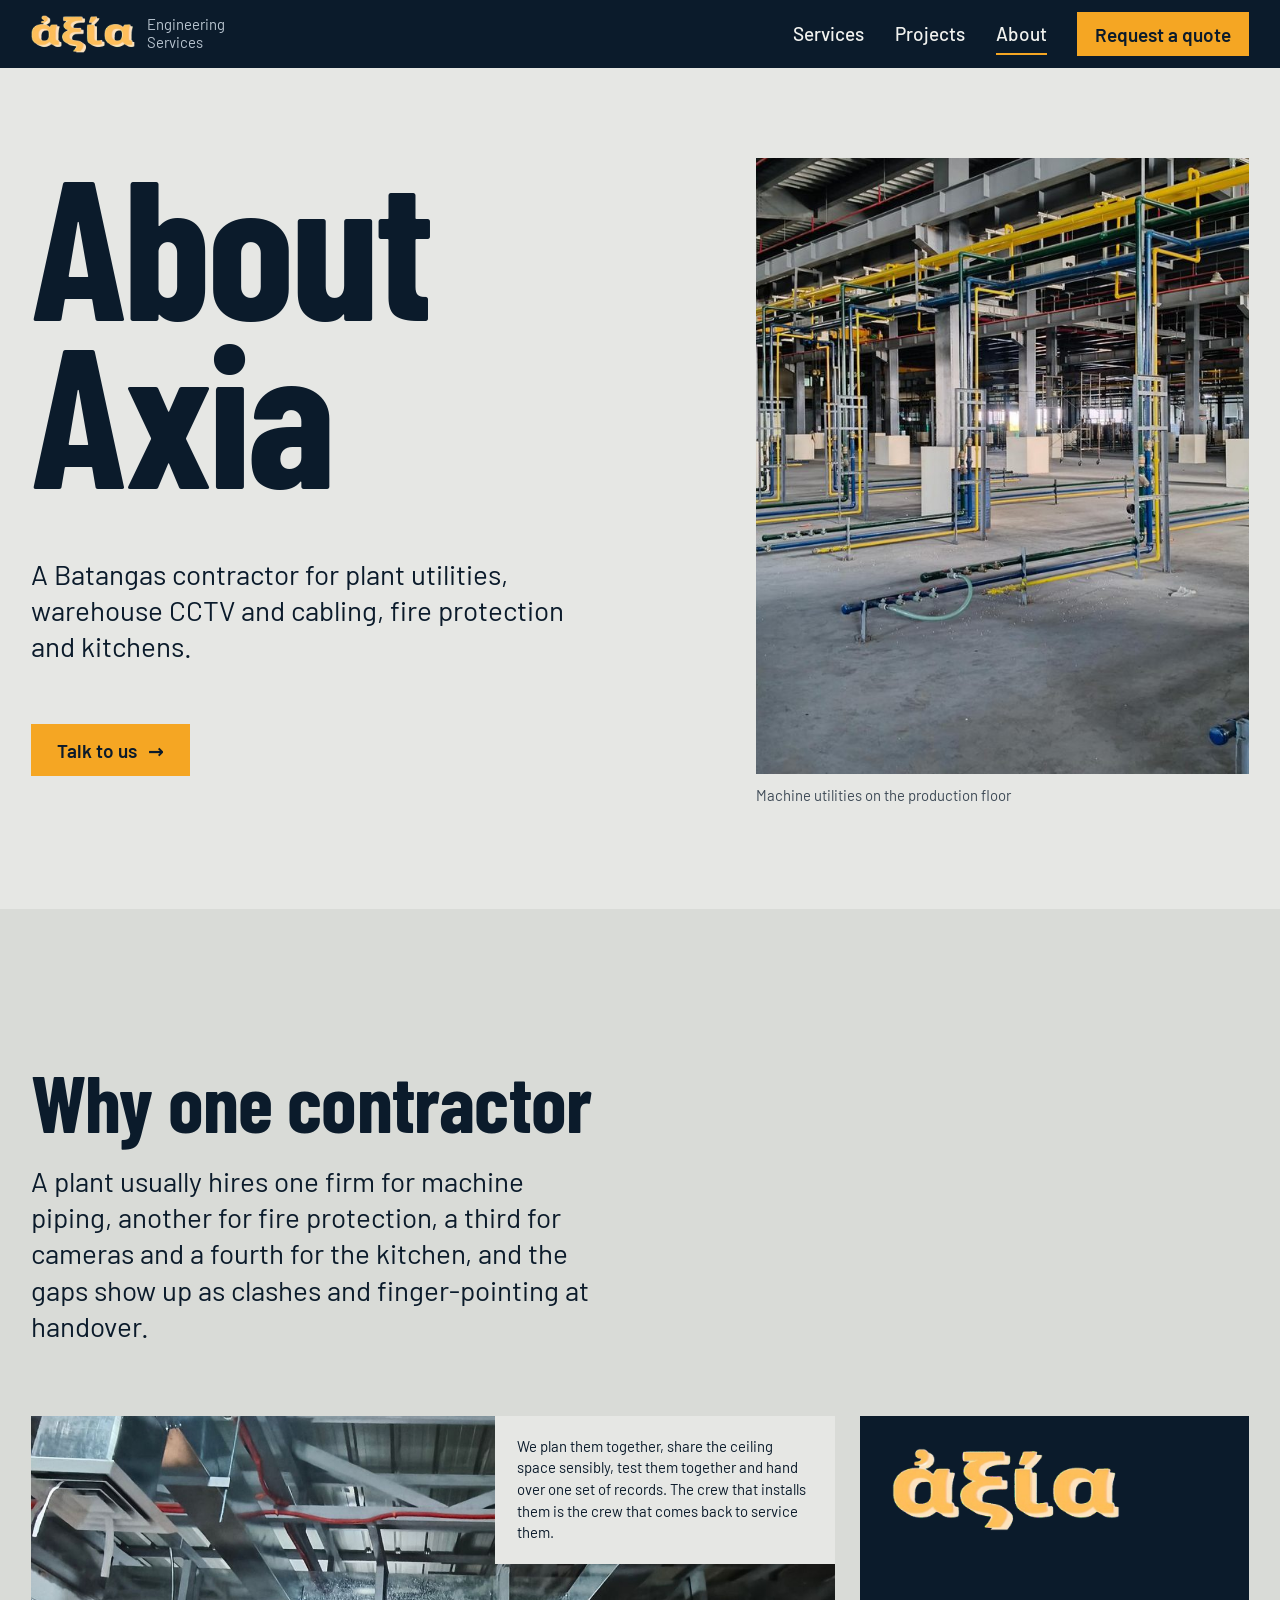
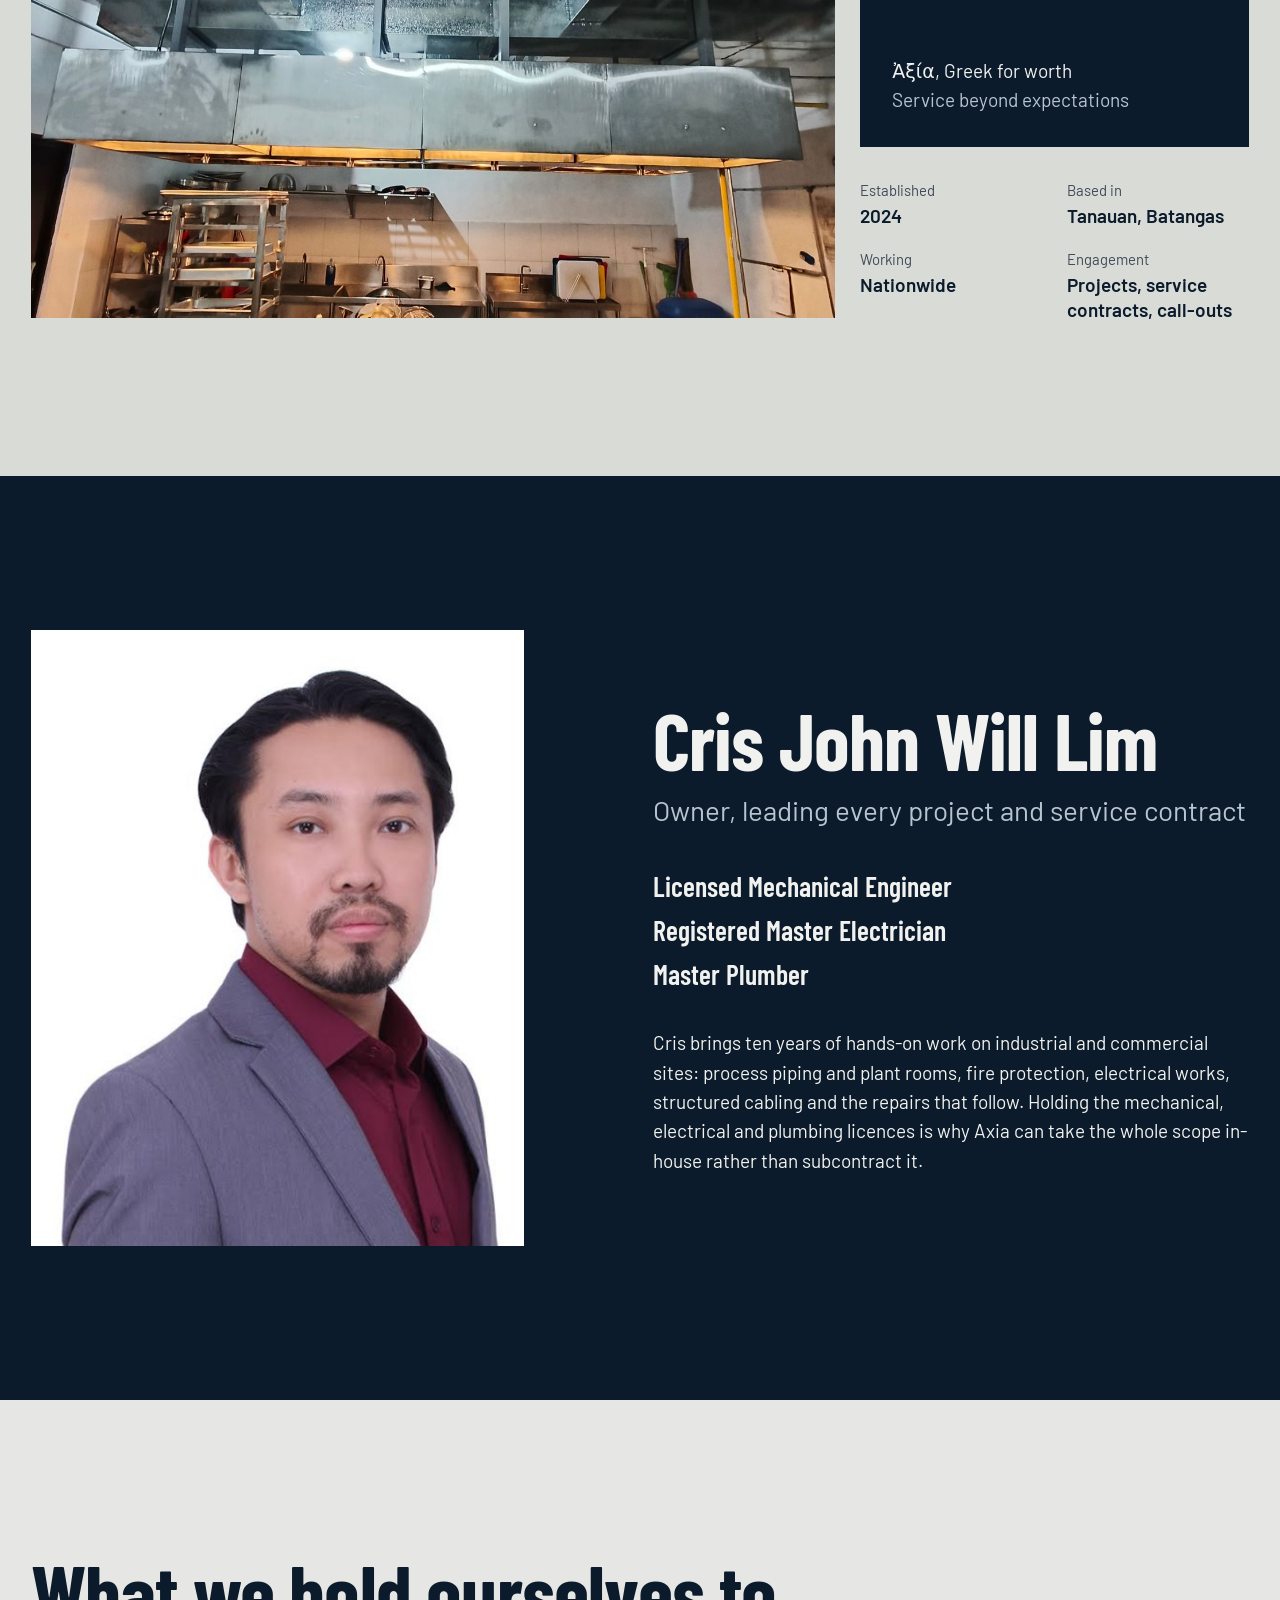
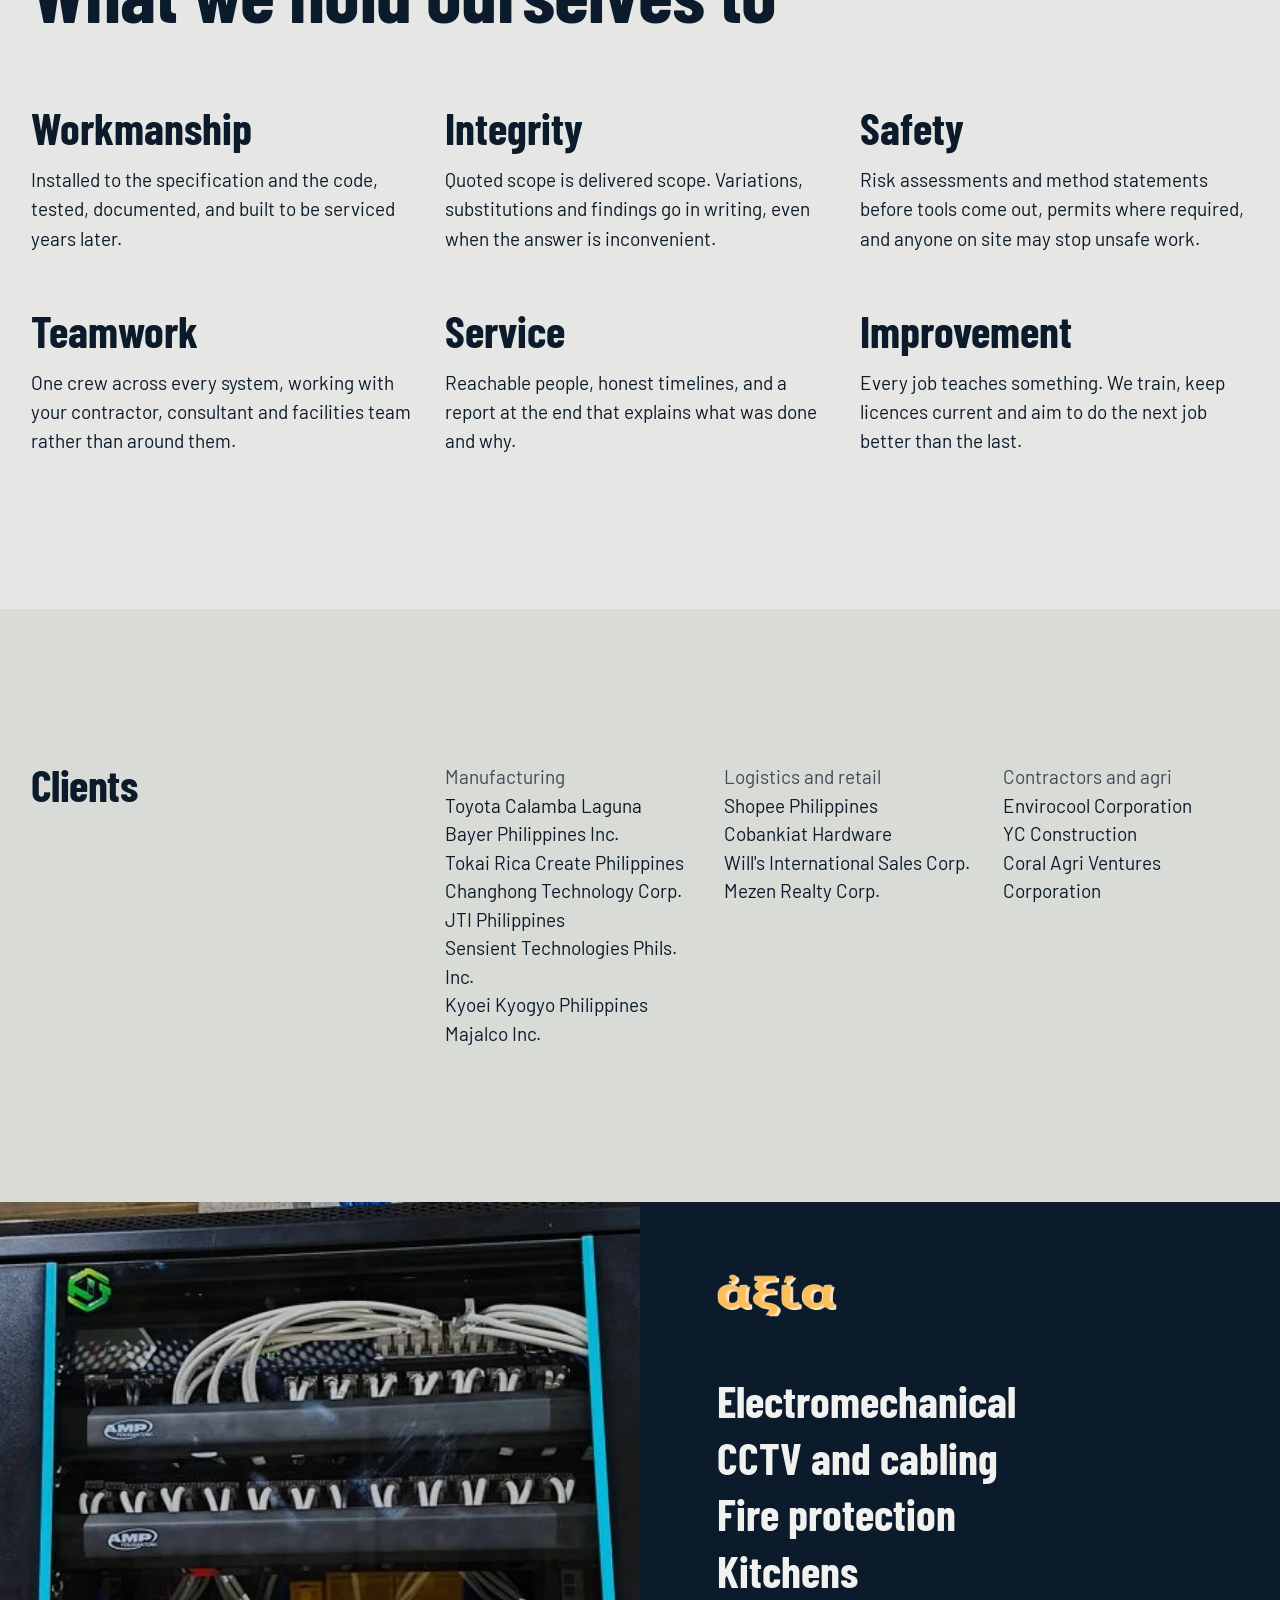
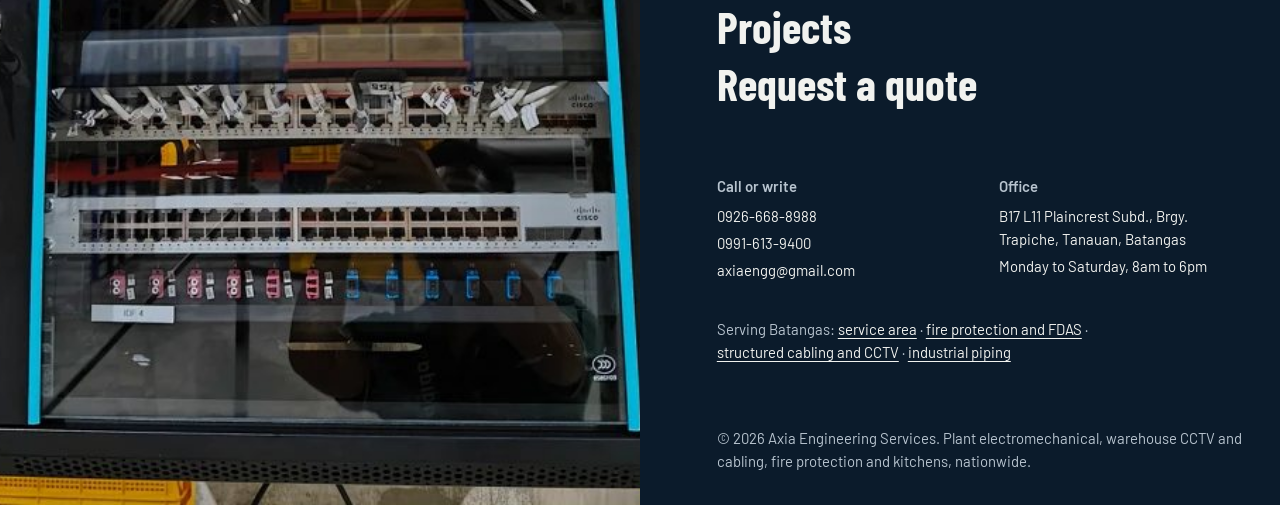
<file: about.html>
<!doctype html>
<html lang="en">
<head>
<meta charset="utf-8">
<meta name="viewport" content="width=device-width, initial-scale=1">
<title>About — Axia Engineering Services</title>
<meta name="description" content="Axia Engineering Services is a Tanauan, Batangas contractor for plant electromechanical works, warehouse CCTV and cabling, fire protection and kitchens, led by a licensed mechanical engineer and master electrician.">
<link rel="canonical" href="https://axiaengg-hash.github.io/Axi-Website/about.html">
<meta name="theme-color" content="#0b1b2b">
<meta property="og:title" content="About — Axia Engineering Services">
<meta property="og:description" content="Axia Engineering Services is a Tanauan, Batangas contractor for plant electromechanical works, warehouse CCTV and cabling, fire protection and kitchens, led by a licensed mechanical engineer and master electrician.">
<meta property="og:type" content="website">
<meta property="og:url" content="https://axiaengg-hash.github.io/Axi-Website/about.html">
<meta property="og:image" content="https://axiaengg-hash.github.io/Axi-Website/assets/img/hero.jpg">
<meta property="og:locale" content="en_PH">
<link rel="icon" href="assets/img/favicon.png" type="image/png" sizes="64x64">
<link rel="apple-touch-icon" href="assets/img/apple-touch-icon.png">
<link rel="preconnect" href="https://fonts.googleapis.com">
<link rel="preconnect" href="https://fonts.gstatic.com" crossorigin>
<link href="https://fonts.googleapis.com/css2?family=Barlow+Condensed:wght@600;700&family=Barlow:wght@400;500;600&display=swap" rel="stylesheet">
<link rel="stylesheet" href="assets/css/styles.css?v=20261112">
<script>document.documentElement.classList.add('js')</script>
</head>
<body>
<a class="skip-link" href="#main">Skip to main content</a>

<header class="site-header">
  <a class="brand" href="index.html" aria-label="Axia Engineering Services — home">
    <img src="assets/img/logo.png?v=20261008f" alt="Axia" width="604" height="220">
    <span>Engineering<br>Services</span>
  </a>
  <button class="nav-toggle" type="button" aria-expanded="false" aria-controls="primary-nav">Menu</button>
  <nav class="nav" id="primary-nav" aria-label="Main">
    <a href="services.html">Services</a>
    <a href="projects.html">Projects</a>
    <a href="about.html" aria-current="page">About</a>
    <a class="btn" href="contact.html">Request a quote</a>
  </nav>
</header>

<main id="main">
<section class="page-head wrap" aria-labelledby="page-title">
  <div class="grid">
    <h1 id="page-title">About Axia</h1>
    <div class="page-head__text" data-reveal>
      <p>A Batangas contractor for plant utilities, warehouse CCTV and cabling, fire protection and kitchens.</p>
      <a class="btn" href="contact.html">Talk to us <span class="arrow" aria-hidden="true">&rarr;</span></a>
    </div>
    <figure class="page-head__photo">
      <img src="assets/img/projects/bo-cheng-chilled-water.jpg" alt="Chilled water and compressed-air lines run to rows of machine bays" width="1200" height="785">
      <figcaption class="small">Machine utilities on the production floor</figcaption>
    </figure>
  </div>
</section>

<section class="section section--surface wrap" aria-labelledby="who-title">
  <div class="grid">
    <div class="mosaic__head" data-reveal>
      <h2 id="who-title">Why one contractor</h2>
      <p>A plant usually hires one firm for machine piping, another for fire protection, a third for cameras and a fourth for the kitchen, and the gaps show up as clashes and finger-pointing at handover.</p>
    </div>
    <figure class="mosaic__photo">
      <img src="assets/img/projects/kitchen-complete.jpg" alt="Completed commercial kitchen with hood, exhaust ducting and gas line" width="1400" height="1400" loading="lazy">
      <figcaption>We plan them together, share the ceiling space sensibly, test them together and hand over one set of records. The crew that installs them is the crew that comes back to service them.</figcaption>
    </figure>
    <div class="mosaic__side">
      <div class="tile">
        <img src="assets/img/logo.png?v=20261008f" alt="" width="604" height="220">
        <p>Ἀξία, Greek for worth<br><span>Service beyond expectations</span></p>
      </div>
      <dl class="pairs">
        <div><dt>Established</dt><dd>2024</dd></div>
        <div><dt>Based in</dt><dd>Tanauan, Batangas</dd></div>
        <div><dt>Working</dt><dd>Nationwide</dd></div>
        <div><dt>Engagement</dt><dd>Projects, service contracts, call-outs</dd></div>
      </dl>
    </div>
  </div>
</section>

<section class="section section--field wrap" id="leadership" aria-labelledby="owner-title">
  <div class="grid">
    <figure class="owner__photo">
      <img src="assets/img/cris-john-will-lim.jpg?v=20261008f" alt="Portrait of Cris John Will Lim, owner of Axia Engineering Services" width="560" height="700" loading="lazy">
    </figure>
    <div class="owner__text" data-reveal>
      <h2 id="owner-title">Cris John Will Lim</h2>
      <p class="owner__role">Owner, leading every project and service contract</p>
      <ul class="licences" aria-label="Professional licences">
        <li>Licensed Mechanical Engineer</li>
        <li>Registered Master Electrician</li>
        <li>Master Plumber</li>
      </ul>
      <p>Cris brings ten years of hands-on work on industrial and commercial sites: process piping and plant rooms, fire protection, electrical works, structured cabling and the repairs that follow. Holding the mechanical, electrical and plumbing licences is why Axia can take the whole scope in-house rather than subcontract it.</p>
    </div>
  </div>
</section>

<section class="section wrap" aria-labelledby="values-title">
  <div class="grid values">
    <h2 id="values-title">What we hold ourselves to</h2>
    <dl data-reveal>
      <div><dt>Workmanship</dt><dd>Installed to the specification and the code, tested, documented, and built to be serviced years later.</dd></div>
      <div><dt>Integrity</dt><dd>Quoted scope is delivered scope. Variations, substitutions and findings go in writing, even when the answer is inconvenient.</dd></div>
      <div><dt>Safety</dt><dd>Risk assessments and method statements before tools come out, permits where required, and anyone on site may stop unsafe work.</dd></div>
      <div><dt>Teamwork</dt><dd>One crew across every system, working with your contractor, consultant and facilities team rather than around them.</dd></div>
      <div><dt>Service</dt><dd>Reachable people, honest timelines, and a report at the end that explains what was done and why.</dd></div>
      <div><dt>Improvement</dt><dd>Every job teaches something. We train, keep licences current and aim to do the next job better than the last.</dd></div>
    </dl>
  </div>
</section>

<section class="section section--surface wrap" id="clients" aria-labelledby="clients-title">
  <div class="grid names" data-reveal>
    <h2 id="clients-title">Clients</h2>
    <ul class="names__cols">
      <li class="kind">Manufacturing</li>
      <li>Toyota Calamba Laguna</li>
      <li>Bayer Philippines Inc.</li>
      <li>Tokai Rica Create Philippines</li>
      <li>Changhong Technology Corp.</li>
      <li>JTI Philippines</li>
      <li>Sensient Technologies Phils. Inc.</li>
      <li>Kyoei Kyogyo Philippines</li>
      <li>Majalco Inc.</li>
      <li class="kind">Logistics and retail</li>
      <li>Shopee Philippines</li>
      <li>Cobankiat Hardware</li>
      <li>Will's International Sales Corp.</li>
      <li>Mezen Realty Corp.</li>
      <li class="kind">Contractors and agri</li>
      <li>Envirocool Corporation</li>
      <li>YC Construction</li>
      <li>Coral Agri Ventures Corporation</li>
    </ul>
  </div>
</section>
</main>

<footer class="site-footer">
  <figure class="site-footer__photo">
    <img src="assets/img/projects/shopee-cebu-rack-3.jpg" alt="Network cabinet with labelled patch panels and switches, installed by Axia" width="676" height="640" loading="lazy">
  </figure>
  <div class="site-footer__body">
    <a class="brand" href="index.html" aria-label="Axia Engineering Services — home">
      <img src="assets/img/logo.png?v=20261008f" alt="Axia" width="604" height="220">
    </a>
    <nav class="footer-menu" aria-label="Footer">
      <ul>
        <li><a href="services.html#electromechanical">Electromechanical</a></li>
        <li><a href="services.html#cctv">CCTV and cabling</a></li>
        <li><a href="services.html#fire">Fire protection</a></li>
        <li><a href="services.html#kitchen">Kitchens</a></li>
        <li><a href="projects.html">Projects</a></li>
        <li><a href="contact.html">Request a quote</a></li>
      </ul>
    </nav>
    <div class="footer-blocks">
      <div>
        <h2>Call or write</h2>
        <p><a href="tel:+639266688988">0926-668-8988</a></p>
        <p><a href="tel:+639916139400">0991-613-9400</a></p>
        <p><a href="mailto:axiaengg@gmail.com">axiaengg@gmail.com</a></p>
      </div>
      <div>
        <h2>Office</h2>
        <p>B17 L11 Plaincrest Subd., Brgy. Trapiche, Tanauan, Batangas</p>
        <p>Monday to Saturday, 8am to 6pm</p>
      </div>
    </div>
    <p class="footer-areas small">Serving Batangas: <a href="batangas.html">service area</a> · <a href="fire-protection-batangas.html">fire protection and FDAS</a> · <a href="structured-cabling-batangas.html">structured cabling and CCTV</a> · <a href="industrial-piping-batangas.html">industrial piping</a></p>
    <p class="legal">&copy; <span data-year>2026</span> Axia Engineering Services. Plant electromechanical, warehouse CCTV and cabling, fire protection and kitchens, nationwide.</p>
  </div>
</footer>

<script src="assets/js/main.js?v=20261030b" defer></script>
</body>
</html>
</file>
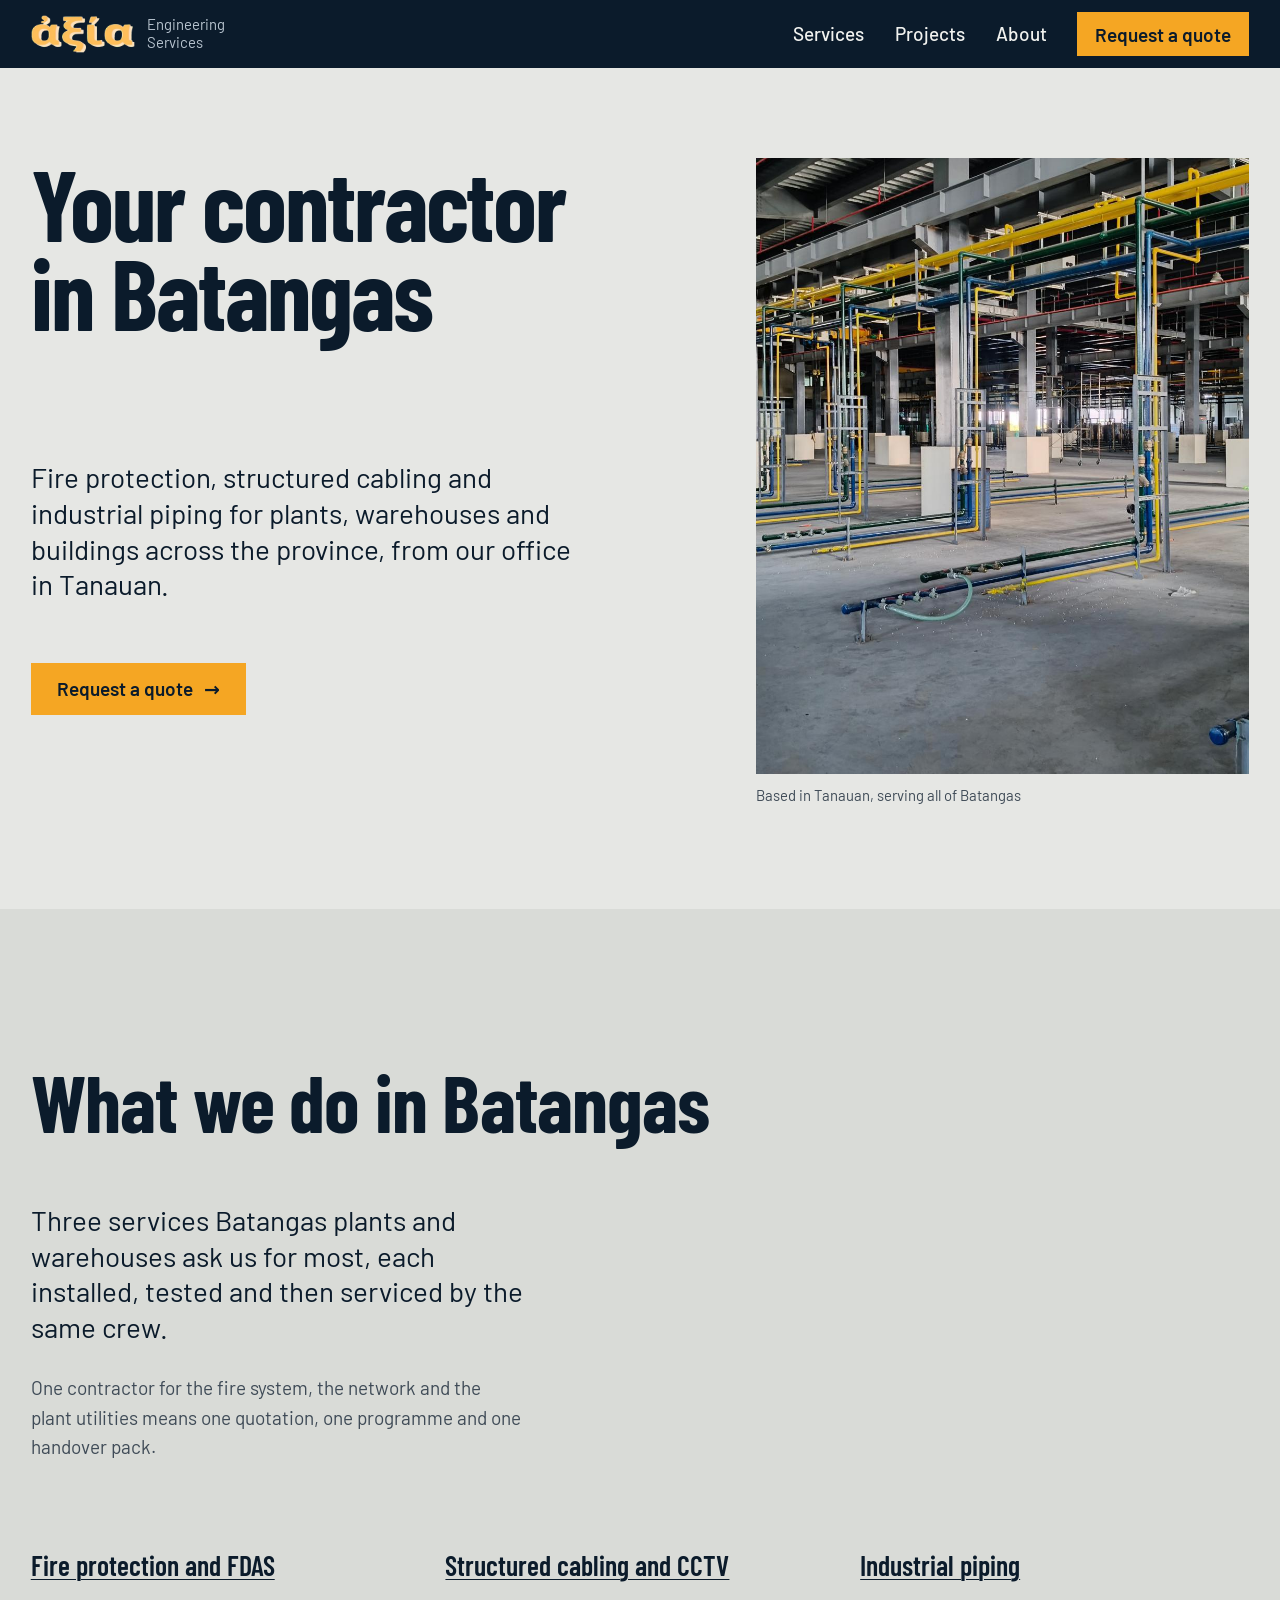
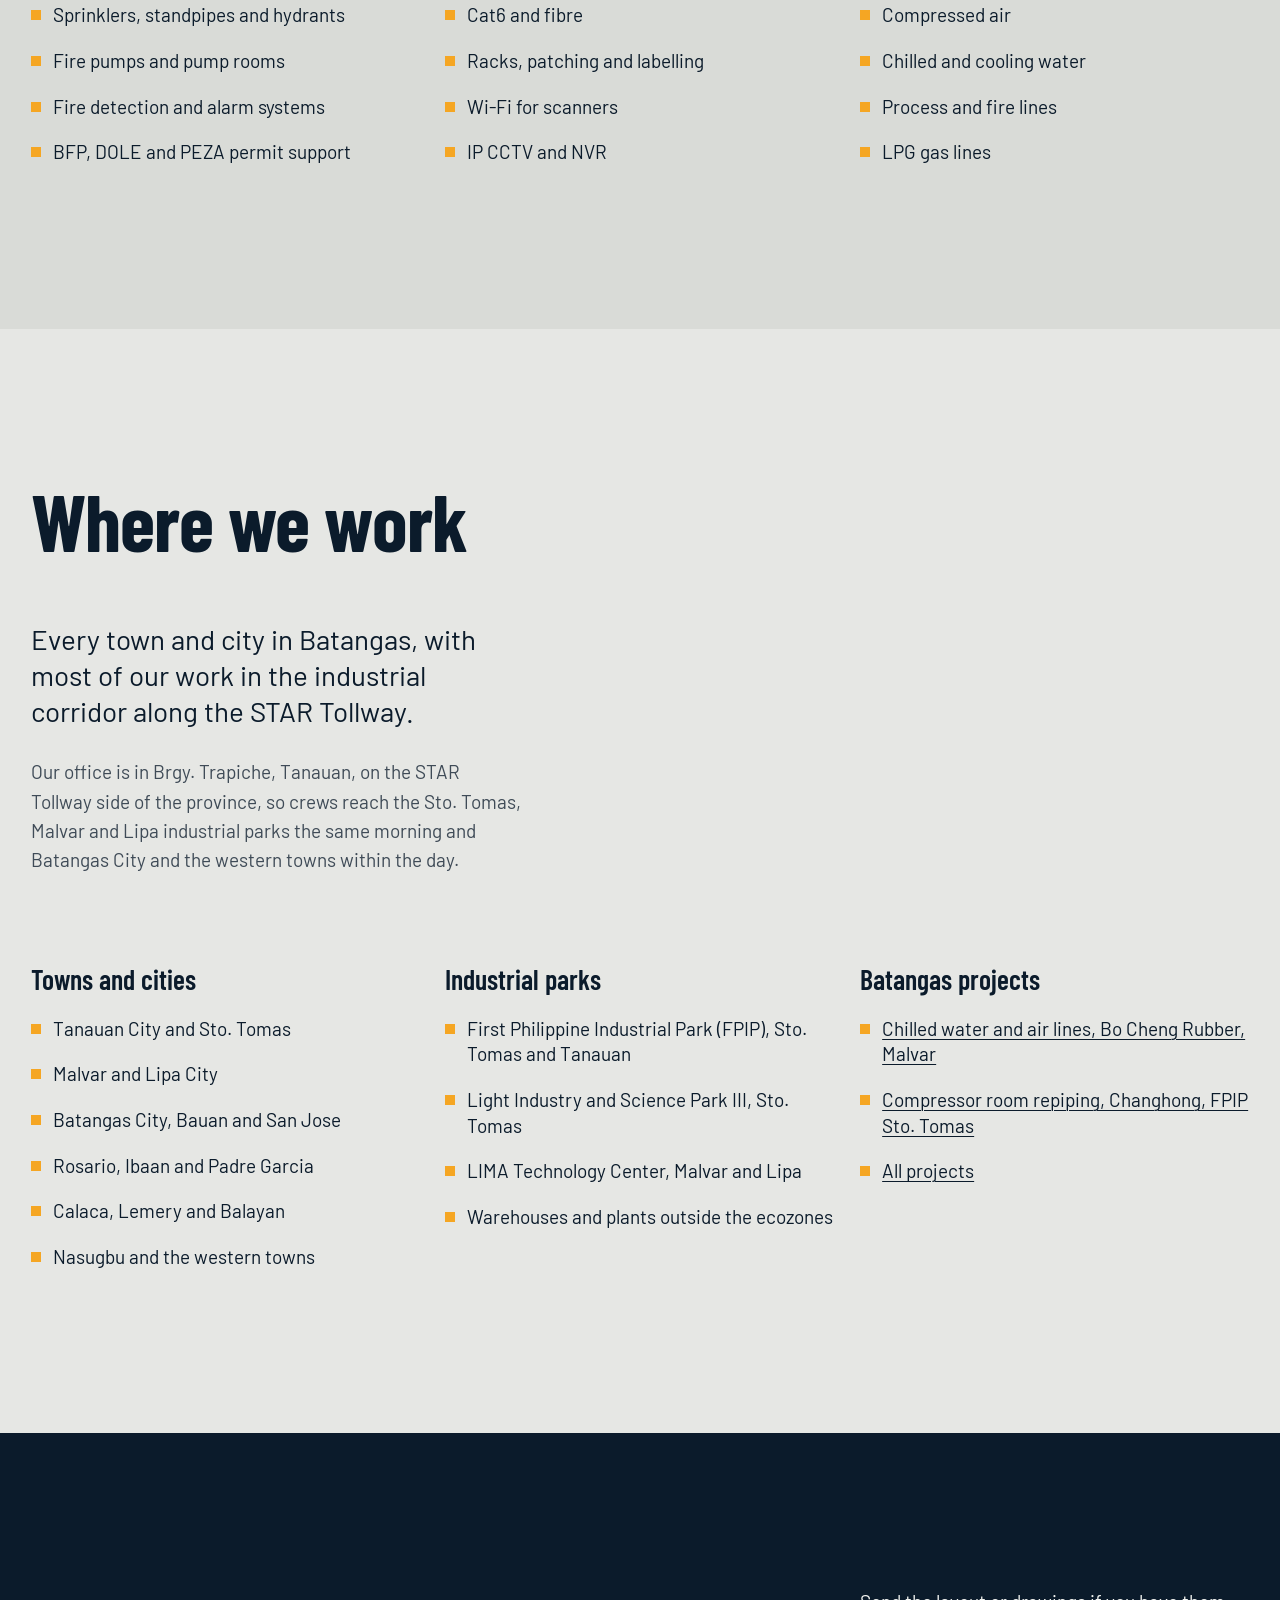
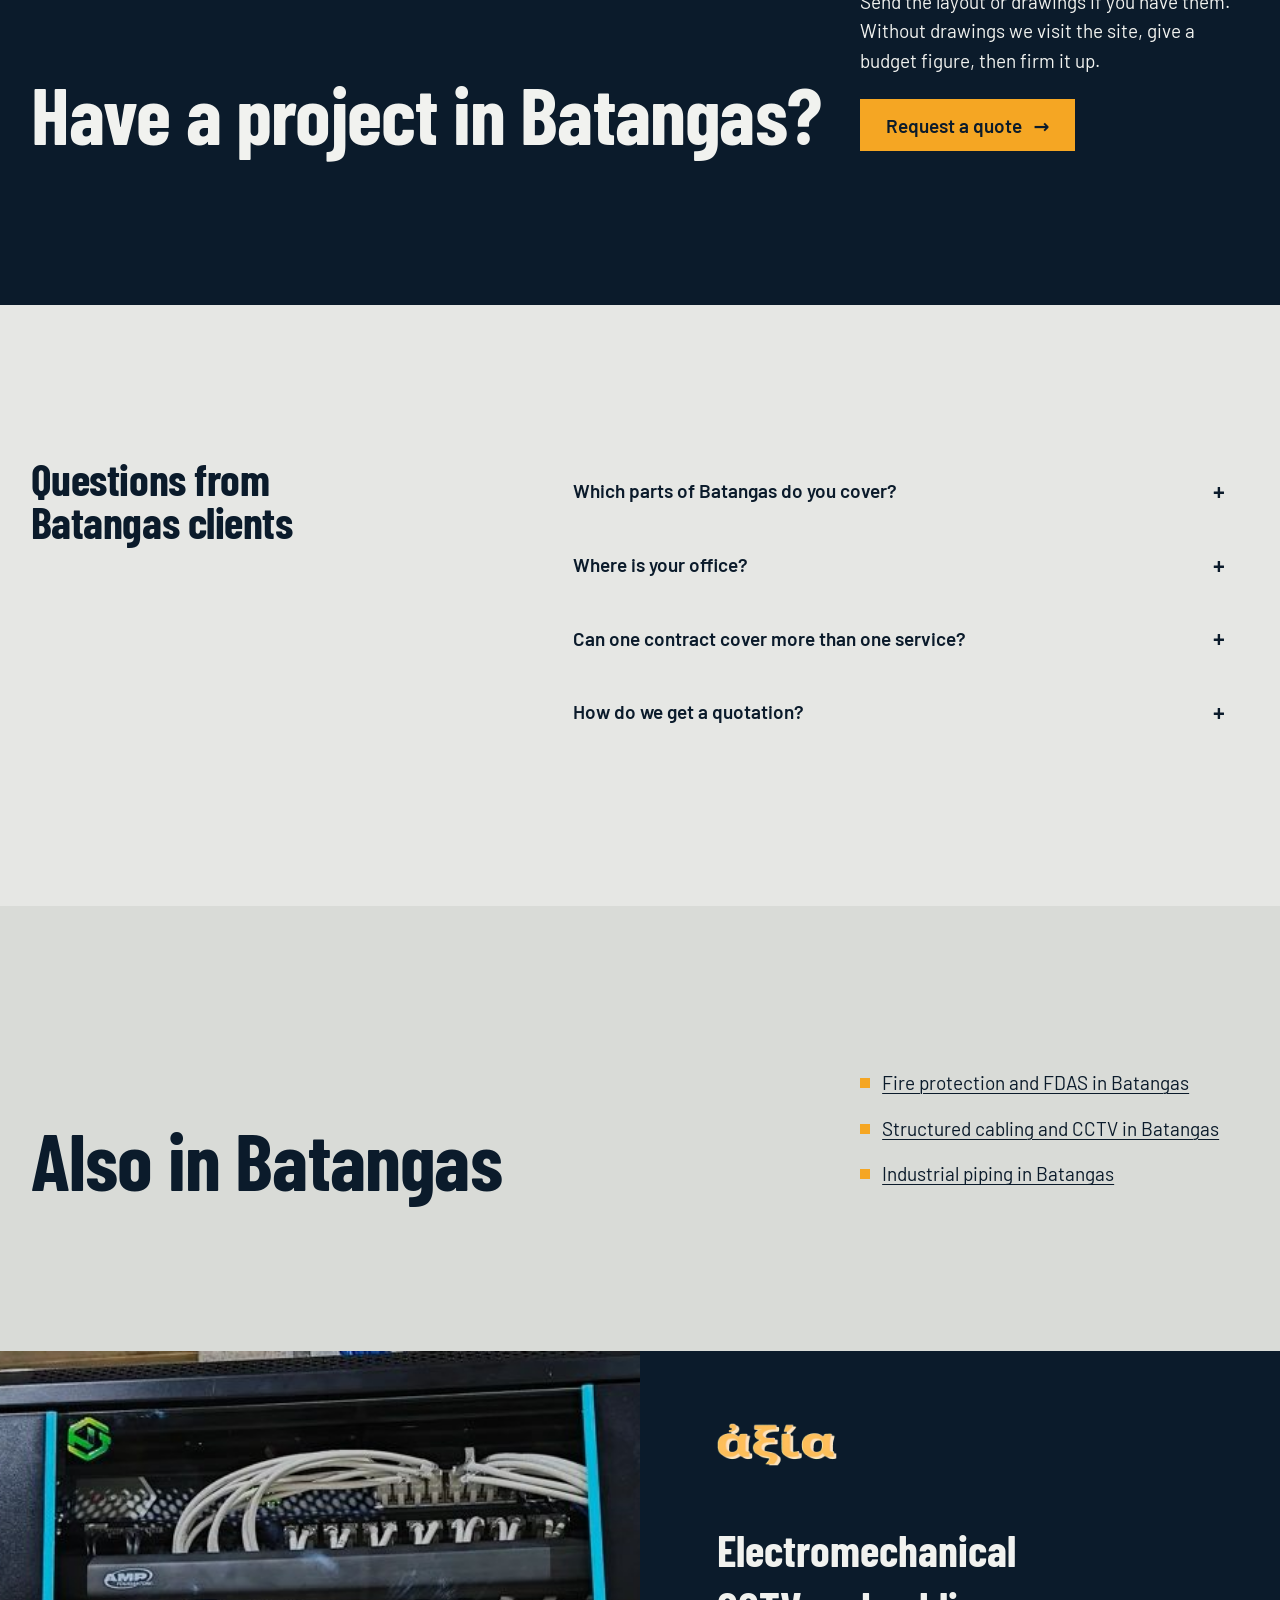
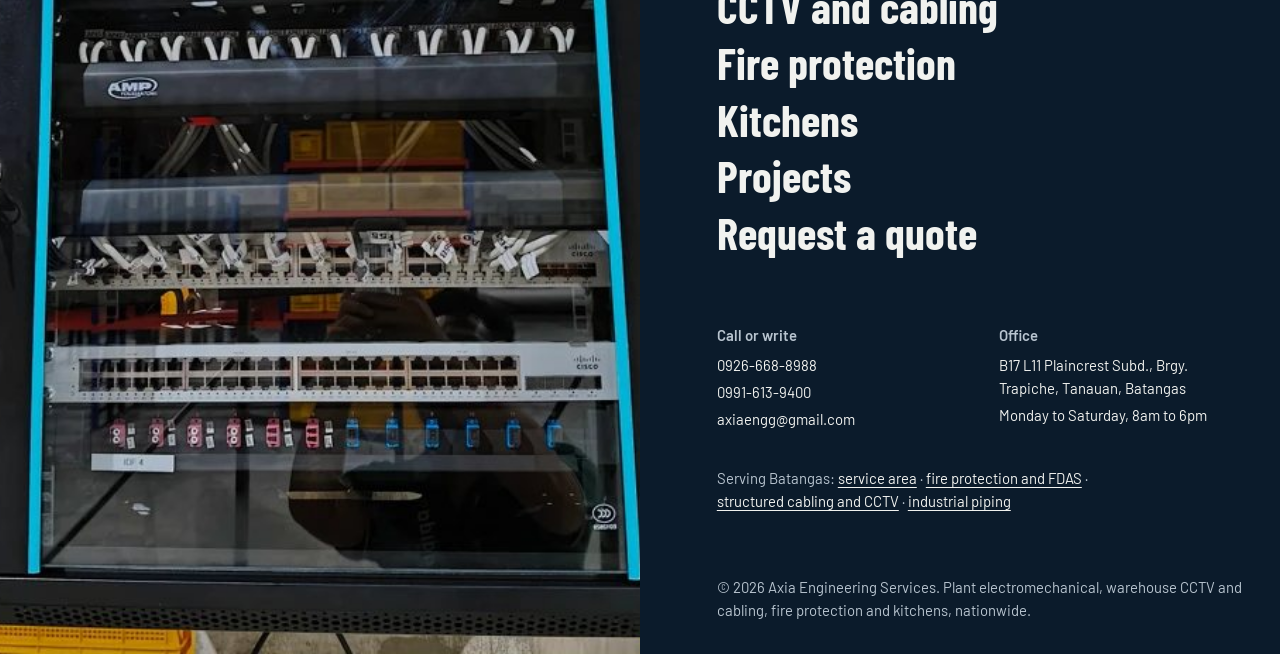
<file: batangas.html>
<!doctype html>
<html lang="en">
<head>
<meta charset="utf-8">
<meta name="viewport" content="width=device-width, initial-scale=1">
<title>Engineering Contractor in Batangas — Fire Protection, Cabling, Piping | Axia</title>
<meta name="description" content="Axia Engineering Services is a Tanauan-based contractor for fire protection and FDAS, structured cabling and CCTV, and industrial piping across Batangas: Sto. Tomas, Malvar, Lipa, Batangas City and the FPIP, LISP III and LIMA industrial parks.">
<link rel="canonical" href="https://axiaengg-hash.github.io/Axi-Website/batangas.html">
<meta name="theme-color" content="#0b1b2b">
<meta property="og:title" content="Engineering Contractor in Batangas — Fire Protection, Cabling, Piping | Axia">
<meta property="og:description" content="Axia Engineering Services is a Tanauan-based contractor for fire protection and FDAS, structured cabling and CCTV, and industrial piping across Batangas: Sto. Tomas, Malvar, Lipa, Batangas City and the FPIP, LISP III and LIMA industrial parks.">
<meta property="og:type" content="website">
<meta property="og:url" content="https://axiaengg-hash.github.io/Axi-Website/batangas.html">
<meta property="og:image" content="https://axiaengg-hash.github.io/Axi-Website/assets/img/hero.jpg">
<meta property="og:locale" content="en_PH">
<link rel="icon" href="assets/img/favicon.png" type="image/png" sizes="64x64">
<link rel="apple-touch-icon" href="assets/img/apple-touch-icon.png">
<link rel="preconnect" href="https://fonts.googleapis.com">
<link rel="preconnect" href="https://fonts.gstatic.com" crossorigin>
<link href="https://fonts.googleapis.com/css2?family=Barlow+Condensed:wght@600;700&family=Barlow:wght@400;500;600&display=swap" rel="stylesheet">
<link rel="stylesheet" href="assets/css/styles.css?v=20261112">
<script>document.documentElement.classList.add('js')</script>
<script type="application/ld+json">
{
 "@context": "https://schema.org",
 "@type": "FAQPage",
 "mainEntity": [
  {
   "@type": "Question",
   "name": "Which parts of Batangas do you cover?",
   "acceptedAnswer": {
    "@type": "Answer",
    "text": "All of Batangas. We are based in Tanauan and regularly work in Sto. Tomas, Malvar, Lipa and the FPIP, LISP III and LIMA industrial parks, and travel to Batangas City, Calaca, Nasugbu and the rest of the province. We also take projects in Laguna, Cavite and nationwide."
   }
  },
  {
   "@type": "Question",
   "name": "Where is your office?",
   "acceptedAnswer": {
    "@type": "Answer",
    "text": "B17 L11 Plaincrest Subd., Brgy. Trapiche, Tanauan, Batangas. Open Monday to Saturday, 8am to 6pm."
   }
  },
  {
   "@type": "Question",
   "name": "Can one contract cover more than one service?",
   "acceptedAnswer": {
    "@type": "Answer",
    "text": "Yes. A plant can have its fire protection, cabling and machine utilities under one quotation, one programme and one handover pack."
   }
  },
  {
   "@type": "Question",
   "name": "How do we get a quotation?",
   "acceptedAnswer": {
    "@type": "Answer",
    "text": "Call 0926-668-8988 or send the enquiry form with your layout, drawings or specification. Without drawings we can survey the site, give a budget figure, then firm it up."
   }
  }
 ]
}
</script>
<script type="application/ld+json">
{
 "@context": "https://schema.org",
 "@type": "BreadcrumbList",
 "itemListElement": [
  {
   "@type": "ListItem",
   "position": 1,
   "name": "Home",
   "item": "https://axiaengg-hash.github.io/Axi-Website/"
  },
  {
   "@type": "ListItem",
   "position": 2,
   "name": "Batangas service area",
   "item": "https://axiaengg-hash.github.io/Axi-Website/batangas.html"
  }
 ]
}
</script>
</head>
<body>
<a class="skip-link" href="#main">Skip to main content</a>

<header class="site-header">
  <a class="brand" href="index.html" aria-label="Axia Engineering Services — home">
    <img src="assets/img/logo.png?v=20261008f" alt="Axia" width="604" height="220">
    <span>Engineering<br>Services</span>
  </a>
  <button class="nav-toggle" type="button" aria-expanded="false" aria-controls="primary-nav">Menu</button>
  <nav class="nav" id="primary-nav" aria-label="Main">
    <a href="services.html">Services</a>
    <a href="projects.html">Projects</a>
    <a href="about.html">About</a>
    <a class="btn" href="contact.html">Request a quote</a>
  </nav>
</header>

<main id="main">
<section class="page-head page-head--long wrap" aria-labelledby="page-title">
  <div class="grid">
    <h1 id="page-title">Your contractor in Batangas</h1>
    <div class="page-head__text" data-reveal>
      <p>Fire protection, structured cabling and industrial piping for plants, warehouses and buildings across the province, from our office in Tanauan.</p>
      <a class="btn" href="contact.html">Request a quote <span class="arrow" aria-hidden="true">&rarr;</span></a>
    </div>
    <figure class="page-head__photo">
      <img src="assets/img/hero.jpg" alt="Production floor with colour-coded chilled water and compressed-air lines run to every machine bay" width="1807" height="1182">
      <figcaption class="small">Based in Tanauan, serving all of Batangas</figcaption>
    </figure>
  </div>
</section>

<section class="section section--surface wrap chapter" aria-labelledby="scope-title">
  <div class="grid">
    <div class="chapter__title" data-reveal><h2 id="scope-title">What we do in Batangas</h2></div>
    <div class="chapter__intro" data-reveal>
      <p>Three services Batangas plants and warehouses ask us for most, each installed, tested and then serviced by the same crew.</p>
      <p class="small">One contractor for the fire system, the network and the plant utilities means one quotation, one programme and one handover pack.</p>
    </div>
    <div class="chapter__lists" data-reveal>
      <div>
        <h3><a href="fire-protection-batangas.html">Fire protection and FDAS</a></h3>
        <ul class="scope">
          <li>Sprinklers, standpipes and hydrants</li>
          <li>Fire pumps and pump rooms</li>
          <li>Fire detection and alarm systems</li>
          <li>BFP, DOLE and PEZA permit support</li>
        </ul>
      </div>
      <div>
        <h3><a href="structured-cabling-batangas.html">Structured cabling and CCTV</a></h3>
        <ul class="scope">
          <li>Cat6 and fibre</li>
          <li>Racks, patching and labelling</li>
          <li>Wi-Fi for scanners</li>
          <li>IP CCTV and NVR</li>
        </ul>
      </div>
      <div>
        <h3><a href="industrial-piping-batangas.html">Industrial piping</a></h3>
        <ul class="scope">
          <li>Compressed air</li>
          <li>Chilled and cooling water</li>
          <li>Process and fire lines</li>
          <li>LPG gas lines</li>
        </ul>
      </div>
    </div>
  </div>
</section>

<section class="section wrap chapter" aria-labelledby="area-title">
  <div class="grid">
    <div class="chapter__title" data-reveal><h2 id="area-title">Where we work</h2></div>
    <div class="chapter__intro" data-reveal>
      <p>Every town and city in Batangas, with most of our work in the industrial corridor along the STAR Tollway.</p>
      <p class="small">Our office is in Brgy. Trapiche, Tanauan, on the STAR Tollway side of the province, so crews reach the Sto. Tomas, Malvar and Lipa industrial parks the same morning and Batangas City and the western towns within the day.</p>
    </div>
    <div class="chapter__lists" data-reveal>
      <div>
        <h3>Towns and cities</h3>
        <ul class="scope">
          <li>Tanauan City and Sto. Tomas</li>
          <li>Malvar and Lipa City</li>
          <li>Batangas City, Bauan and San Jose</li>
          <li>Rosario, Ibaan and Padre Garcia</li>
          <li>Calaca, Lemery and Balayan</li>
          <li>Nasugbu and the western towns</li>
        </ul>
      </div>
      <div>
        <h3>Industrial parks</h3>
        <ul class="scope">
          <li>First Philippine Industrial Park (FPIP), Sto. Tomas and Tanauan</li>
          <li>Light Industry and Science Park III, Sto. Tomas</li>
          <li>LIMA Technology Center, Malvar and Lipa</li>
          <li>Warehouses and plants outside the ecozones</li>
        </ul>
      </div>
      <div>
        <h3>Batangas projects</h3>
        <ul class="scope">
          <li><a href="projects.html#bo-cheng">Chilled water and air lines, Bo Cheng Rubber, Malvar</a></li>
          <li><a href="projects.html#changhong">Compressor room repiping, Changhong, FPIP Sto. Tomas</a></li>
          <li><a href="projects.html">All projects</a></li>
        </ul>
      </div>
    </div>
  </div>
</section>

<section class="section section--field wrap" aria-labelledby="cta-title">
  <div class="grid closing">
    <h2 id="cta-title">Have a project in Batangas?</h2>
    <div class="closing__text" data-reveal>
      <p>Send the layout or drawings if you have them. Without drawings we visit the site, give a budget figure, then firm it up.</p>
      <a class="btn" href="contact.html">Request a quote <span class="arrow" aria-hidden="true">&rarr;</span></a>
    </div>
  </div>
</section>

<section class="section wrap" aria-labelledby="faq-title">
  <div class="grid qa">
    <h2 id="faq-title">Questions from Batangas clients</h2>
    <div class="qa__list" data-reveal>
      <details>
        <summary>Which parts of Batangas do you cover?</summary>
        <p>All of Batangas. We are based in Tanauan and regularly work in Sto. Tomas, Malvar, Lipa and the FPIP, LISP III and LIMA industrial parks, and travel to Batangas City, Calaca, Nasugbu and the rest of the province. We also take projects in Laguna, Cavite and nationwide.</p>
      </details>
      <details>
        <summary>Where is your office?</summary>
        <p>B17 L11 Plaincrest Subd., Brgy. Trapiche, Tanauan, Batangas. Open Monday to Saturday, 8am to 6pm.</p>
      </details>
      <details>
        <summary>Can one contract cover more than one service?</summary>
        <p>Yes. A plant can have its fire protection, cabling and machine utilities under one quotation, one programme and one handover pack.</p>
      </details>
      <details>
        <summary>How do we get a quotation?</summary>
        <p>Call 0926-668-8988 or send the enquiry form with your layout, drawings or specification. Without drawings we can survey the site, give a budget figure, then firm it up.</p>
      </details>
    </div>
  </div>
</section>

<section class="section section--surface wrap" aria-labelledby="related-title">
  <div class="grid closing">
    <h2 id="related-title">Also in Batangas</h2>
    <div class="closing__text">
      <ul class="scope">
          <li><a href="fire-protection-batangas.html">Fire protection and FDAS in Batangas</a></li>
          <li><a href="structured-cabling-batangas.html">Structured cabling and CCTV in Batangas</a></li>
          <li><a href="industrial-piping-batangas.html">Industrial piping in Batangas</a></li>
      </ul>
    </div>
  </div>
</section>
</main>

<footer class="site-footer">
  <figure class="site-footer__photo">
    <img src="assets/img/projects/shopee-cebu-rack-3.jpg" alt="Network cabinet with labelled patch panels and switches, installed by Axia" width="676" height="640" loading="lazy">
  </figure>
  <div class="site-footer__body">
    <a class="brand" href="index.html" aria-label="Axia Engineering Services — home">
      <img src="assets/img/logo.png?v=20261008f" alt="Axia" width="604" height="220">
    </a>
    <nav class="footer-menu" aria-label="Footer">
      <ul>
        <li><a href="services.html#electromechanical">Electromechanical</a></li>
        <li><a href="services.html#cctv">CCTV and cabling</a></li>
        <li><a href="services.html#fire">Fire protection</a></li>
        <li><a href="services.html#kitchen">Kitchens</a></li>
        <li><a href="projects.html">Projects</a></li>
        <li><a href="contact.html">Request a quote</a></li>
      </ul>
    </nav>
    <div class="footer-blocks">
      <div>
        <h2>Call or write</h2>
        <p><a href="tel:+639266688988">0926-668-8988</a></p>
        <p><a href="tel:+639916139400">0991-613-9400</a></p>
        <p><a href="mailto:axiaengg@gmail.com">axiaengg@gmail.com</a></p>
      </div>
      <div>
        <h2>Office</h2>
        <p>B17 L11 Plaincrest Subd., Brgy. Trapiche, Tanauan, Batangas</p>
        <p>Monday to Saturday, 8am to 6pm</p>
      </div>
    </div>
    <p class="footer-areas small">Serving Batangas: <a href="batangas.html">service area</a> · <a href="fire-protection-batangas.html">fire protection and FDAS</a> · <a href="structured-cabling-batangas.html">structured cabling and CCTV</a> · <a href="industrial-piping-batangas.html">industrial piping</a></p>
    <p class="legal">&copy; <span data-year>2026</span> Axia Engineering Services. Plant electromechanical, warehouse CCTV and cabling, fire protection and kitchens, nationwide.</p>
  </div>
</footer>

<script src="assets/js/main.js?v=20261030b" defer></script>
</body>
</html>
</file>
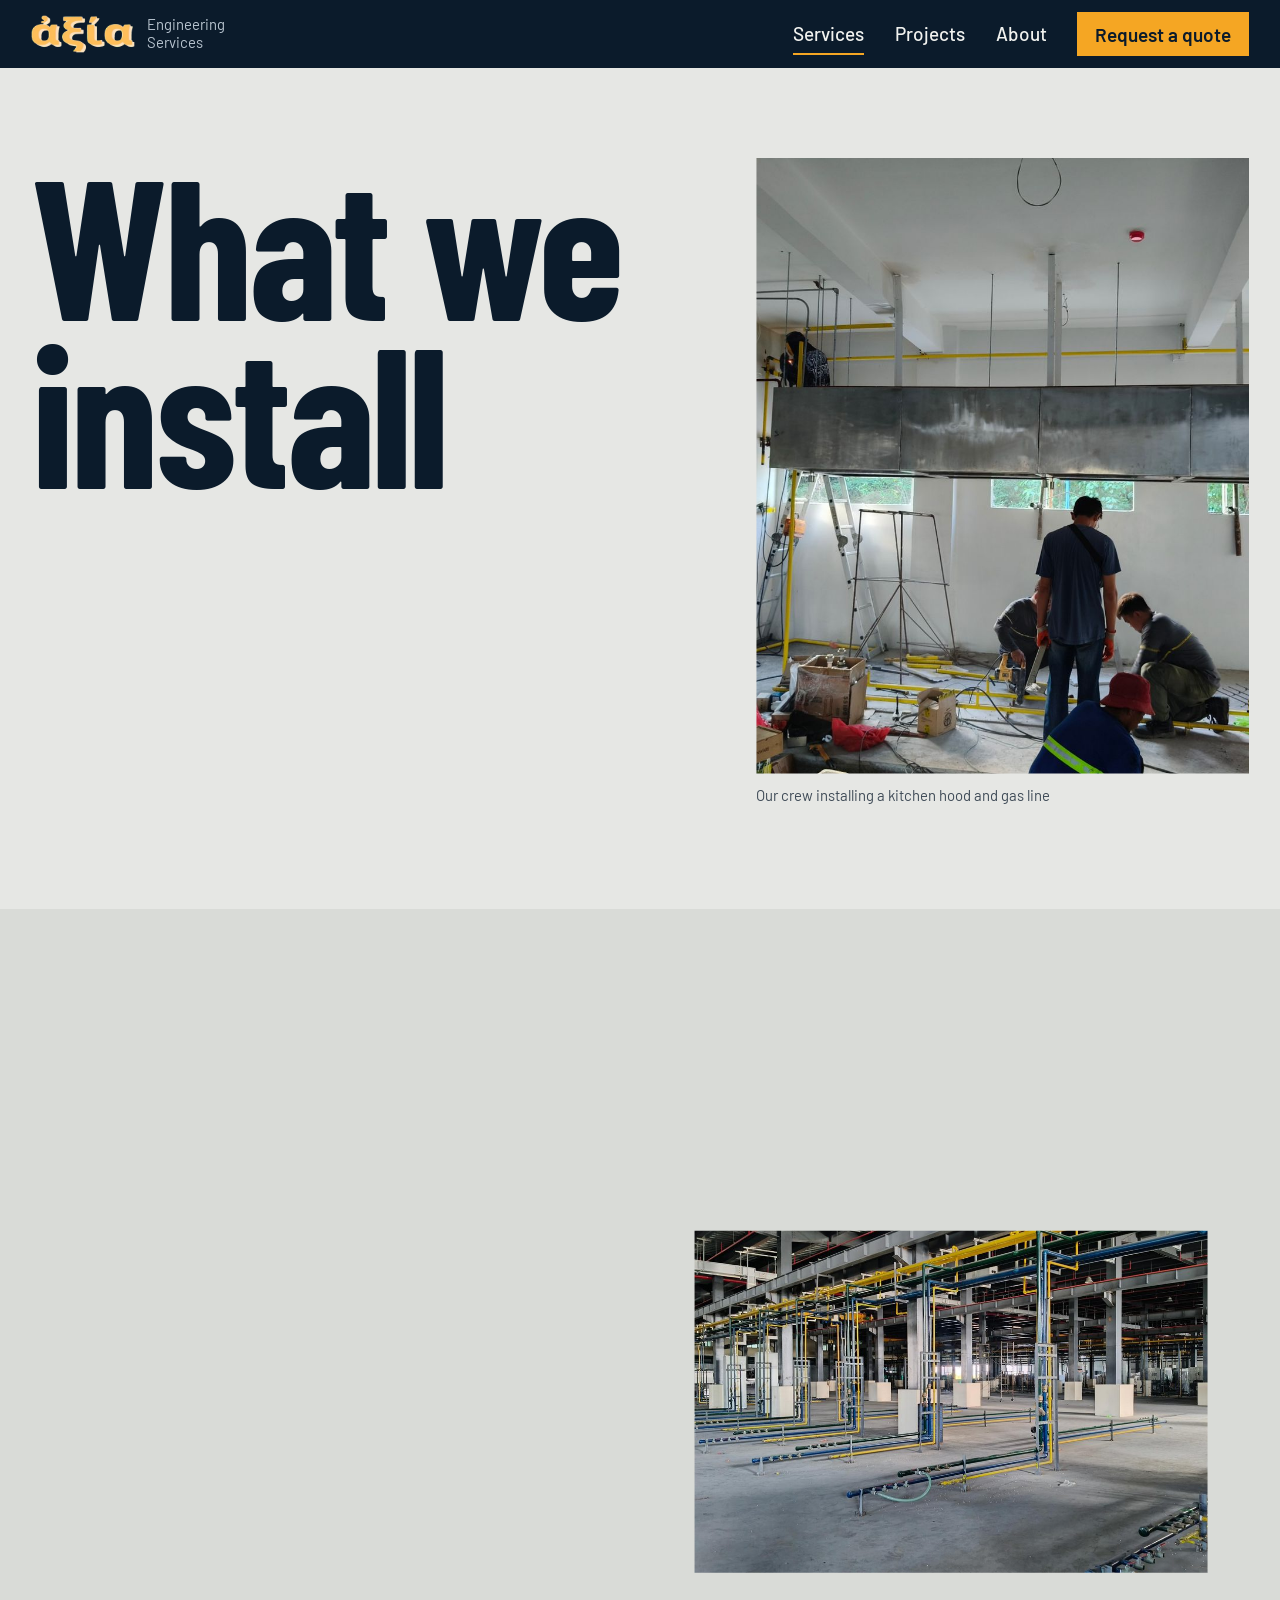
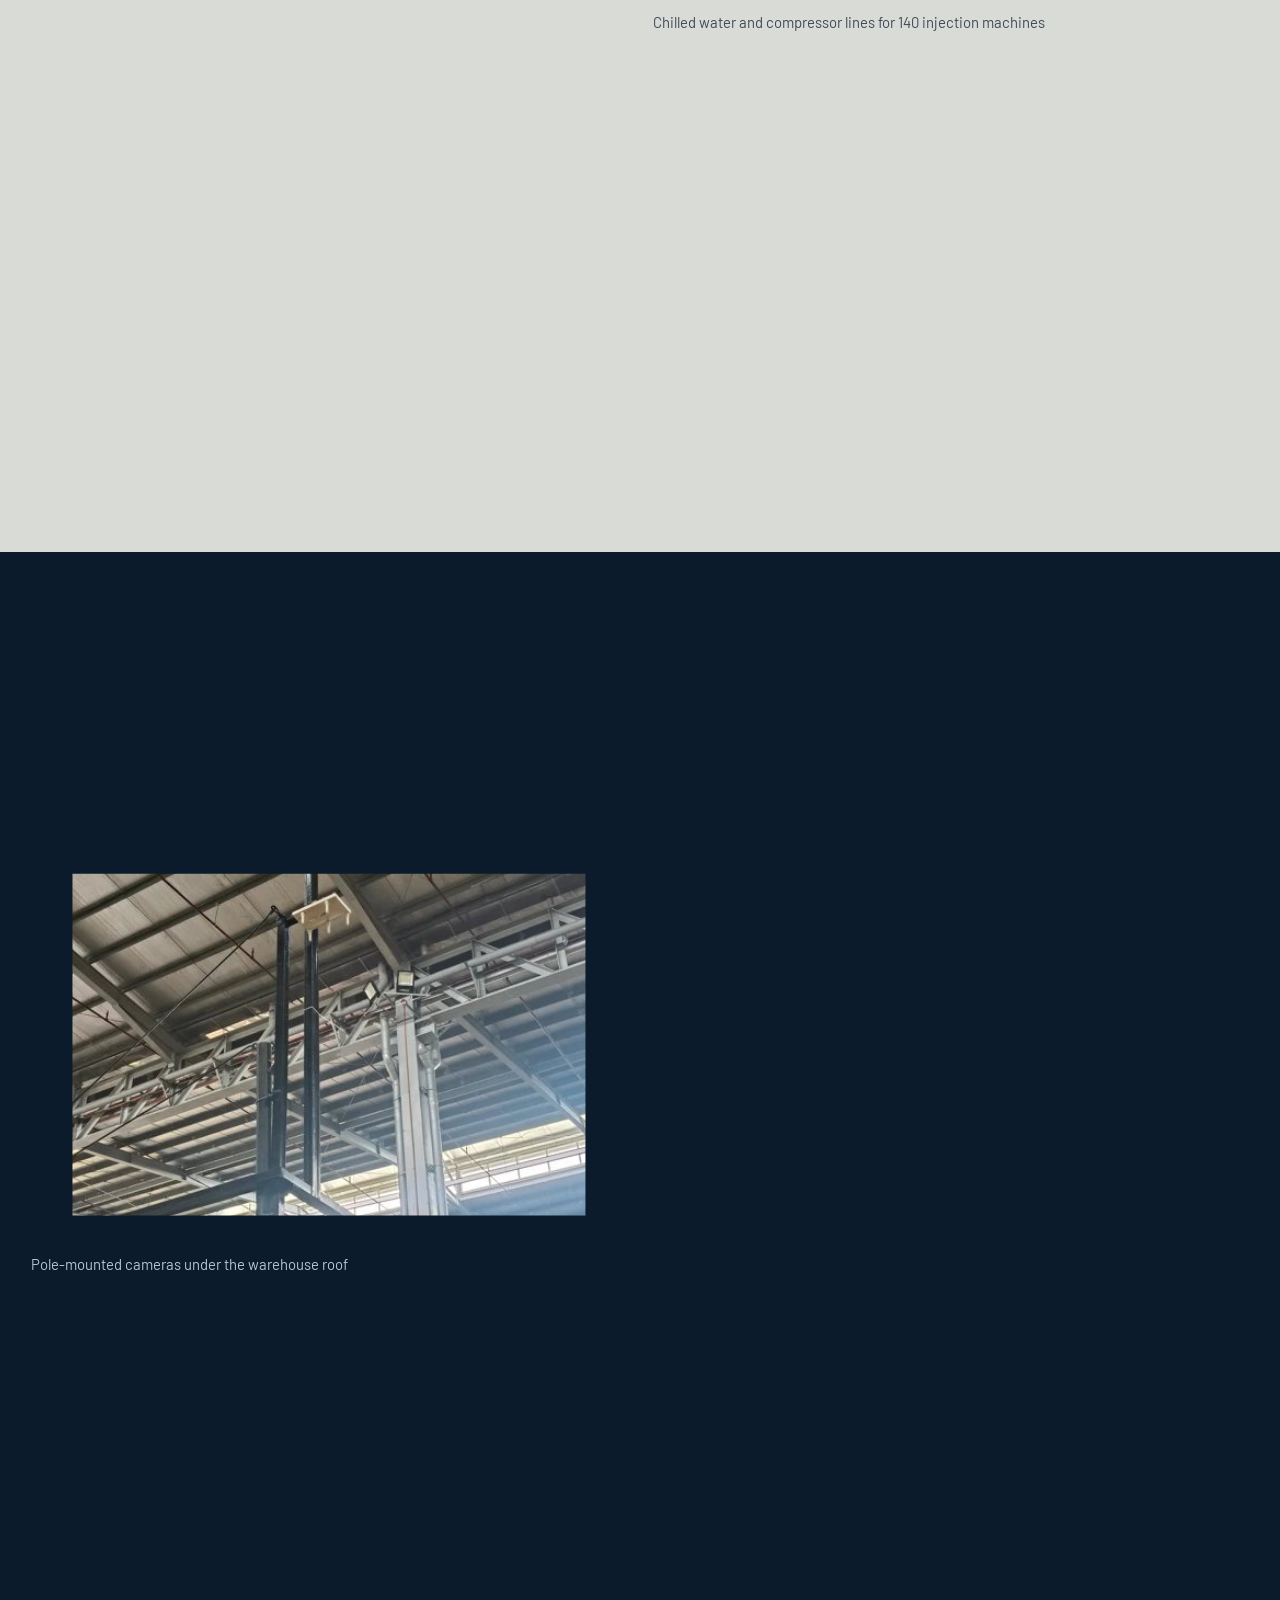
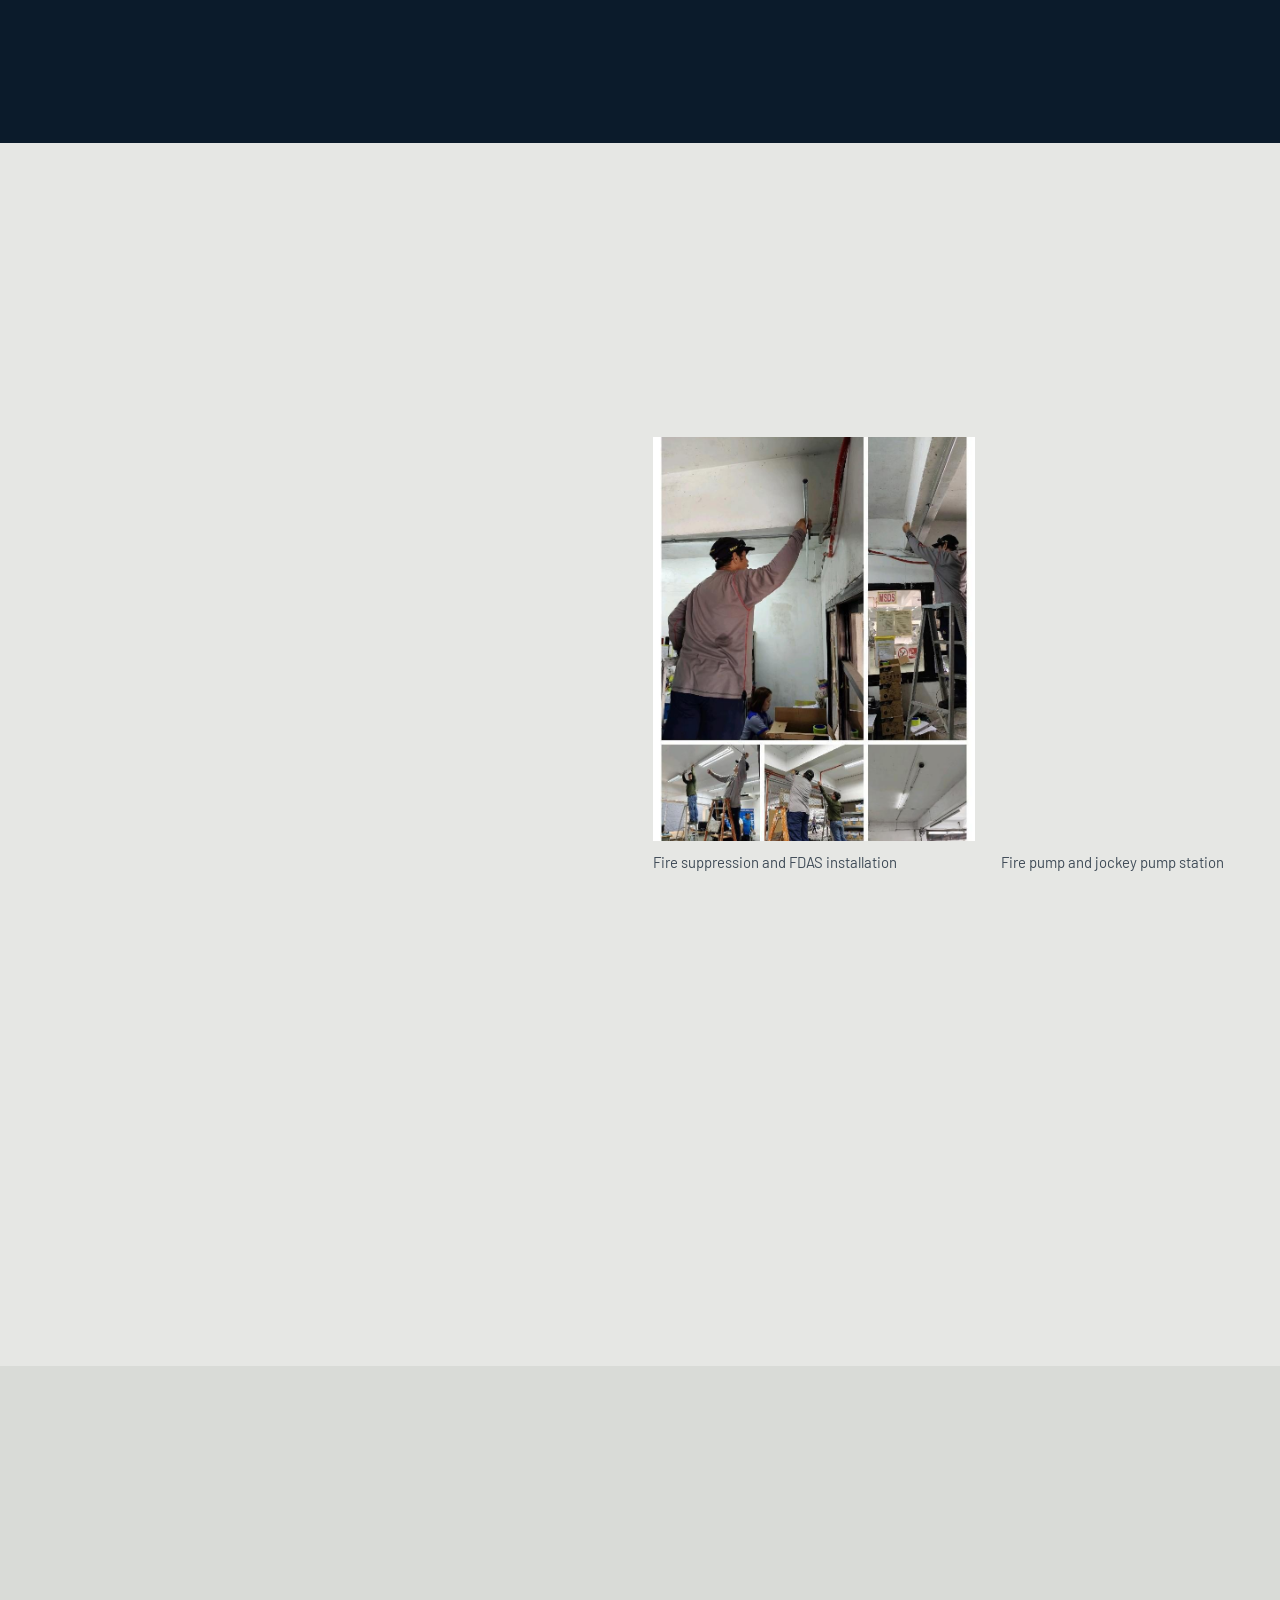
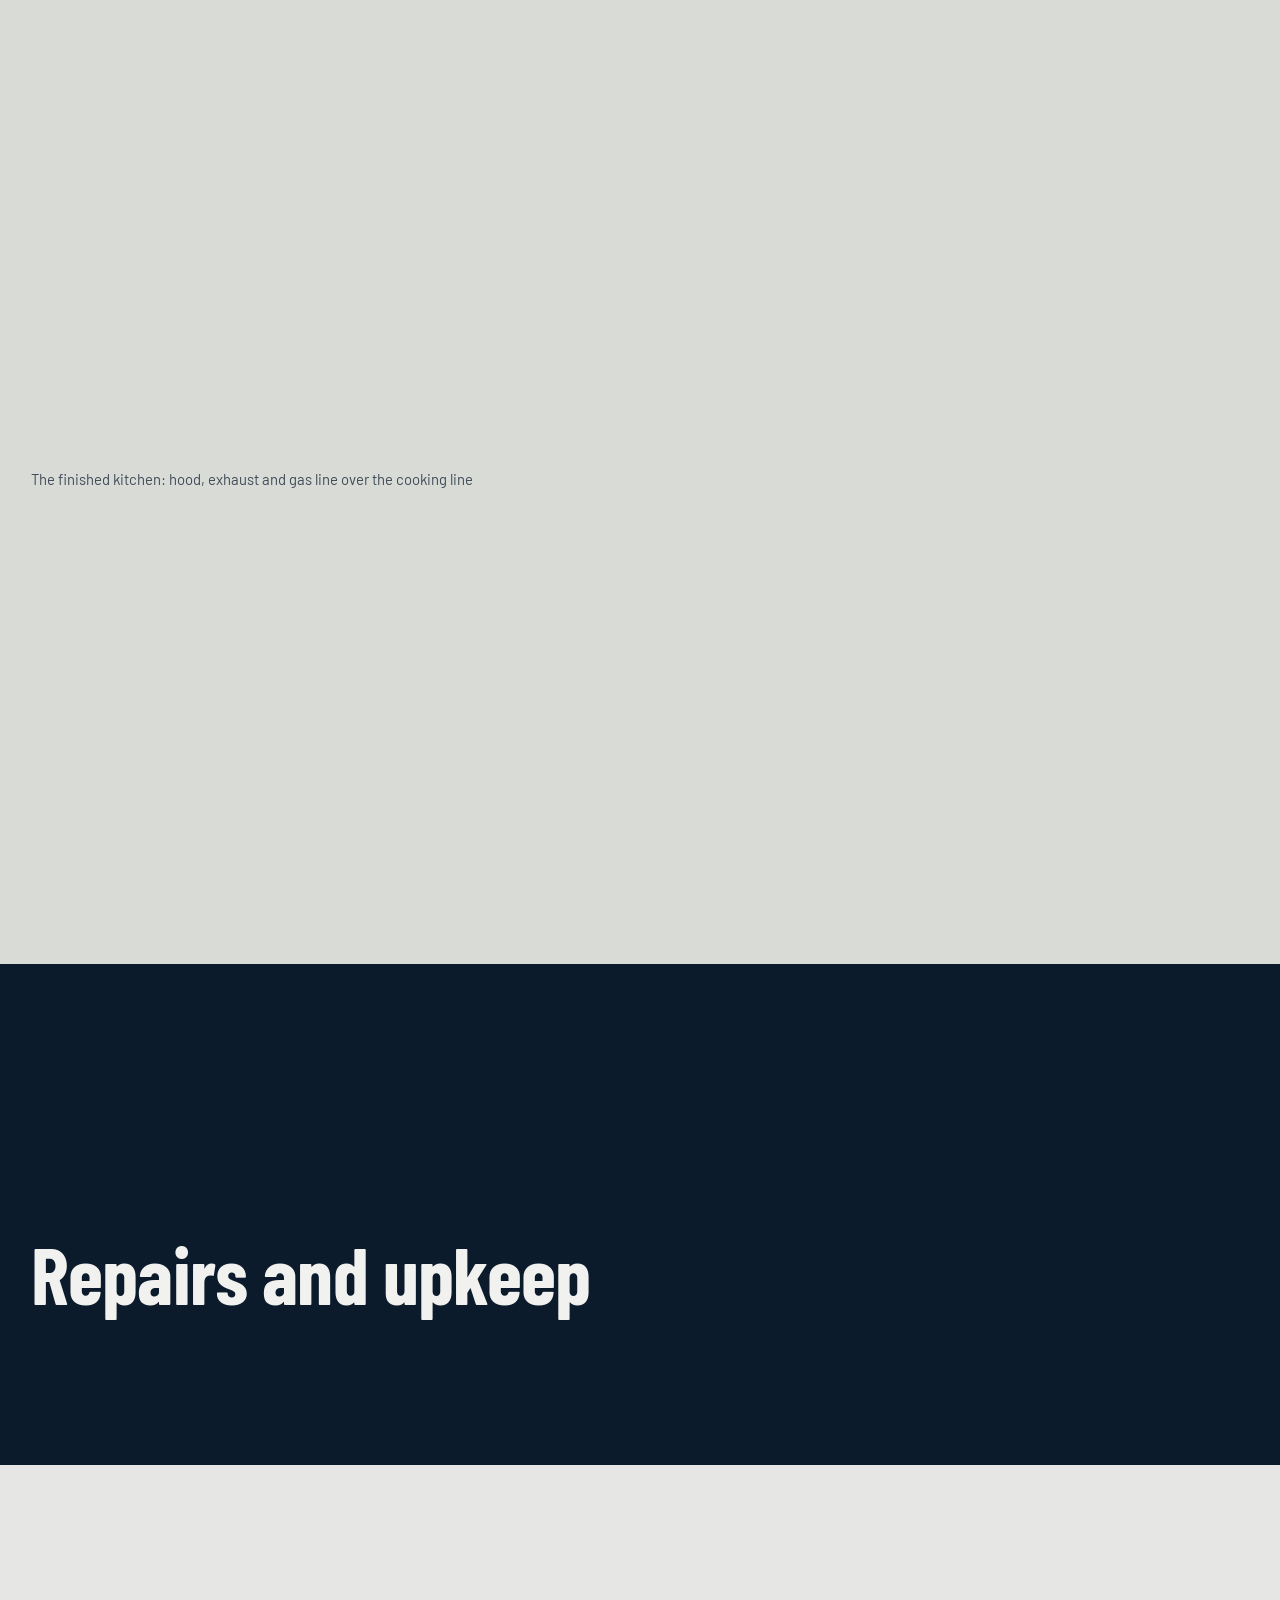
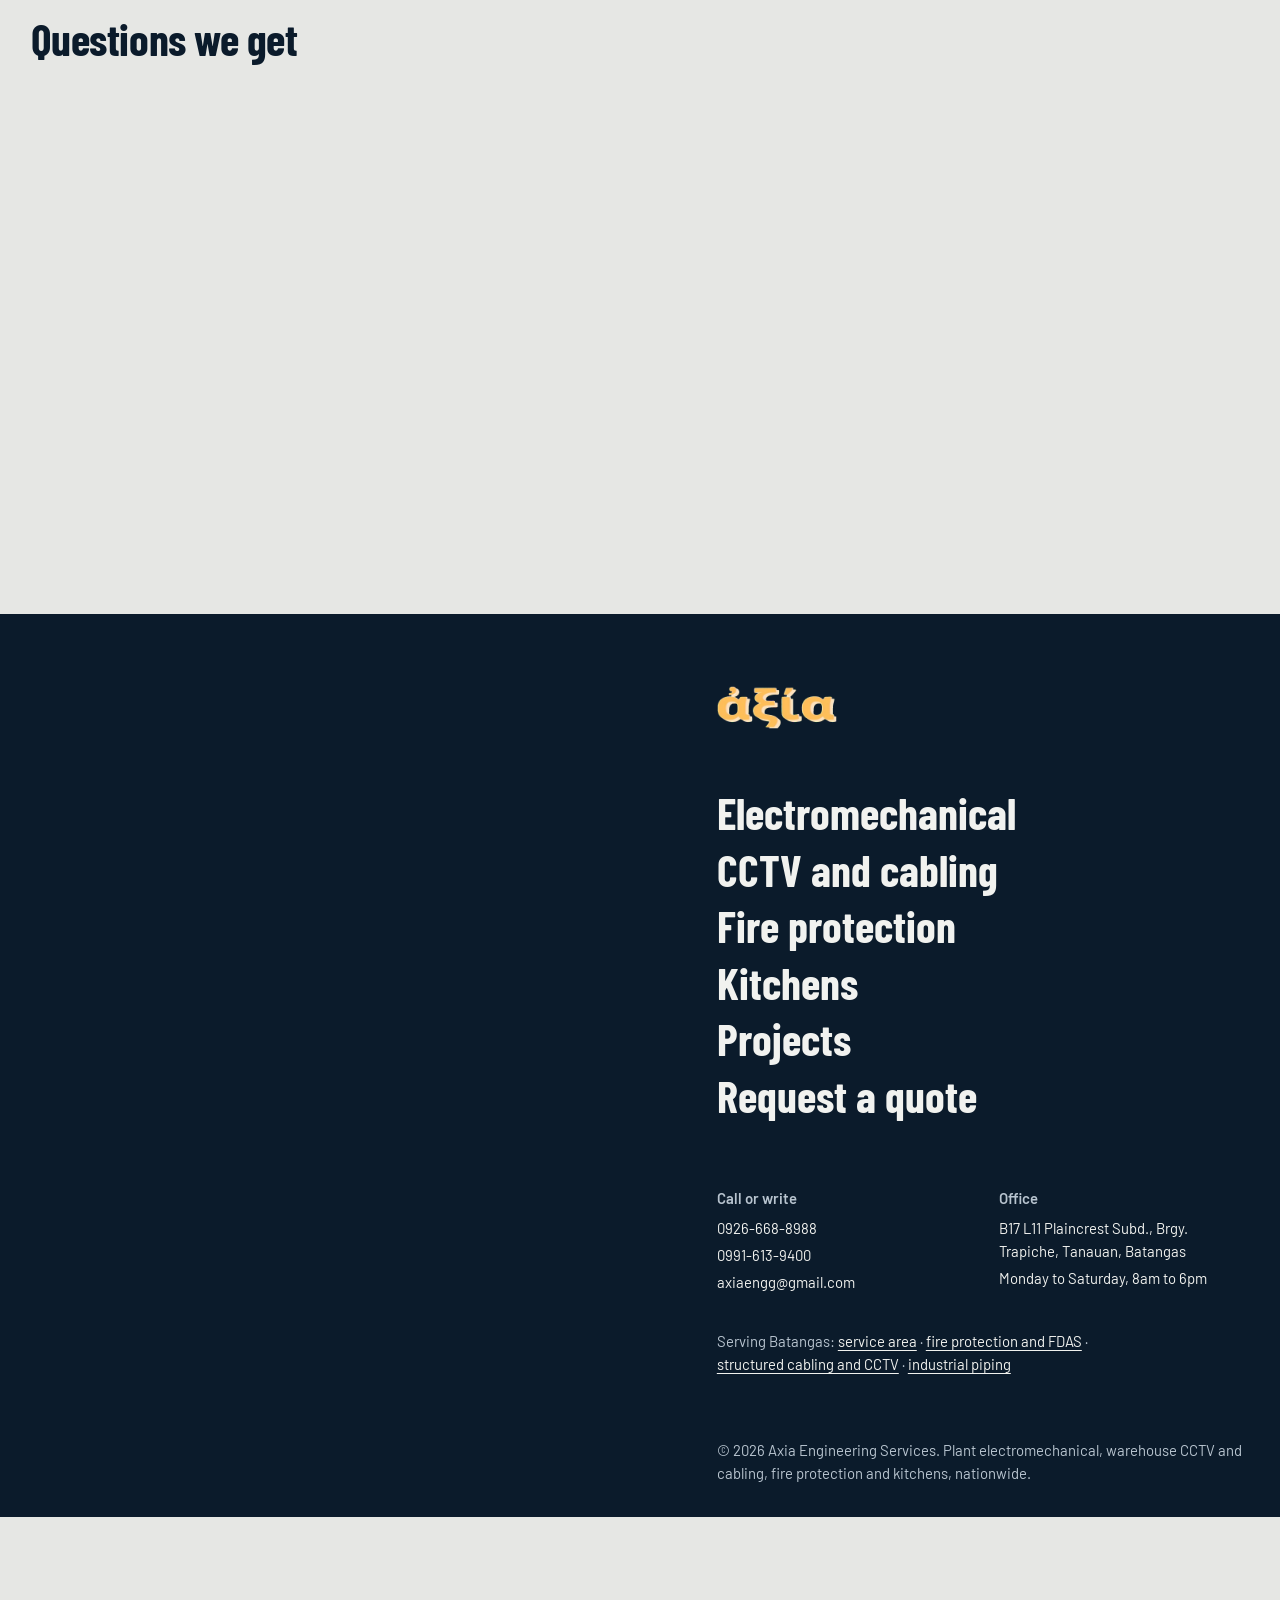
<file: construction.html>
<!doctype html>
<html lang="en">
<head>
<meta charset="utf-8">
<meta name="viewport" content="width=device-width, initial-scale=1">
<title>Services | Axia Engineering Services</title>
<meta name="robots" content="noindex">
<link rel="canonical" href="services.html">
<meta http-equiv="refresh" content="0; url=services.html">
</head>
<body>
<p>This page has moved to <a href="services.html">Services</a>.</p>
</body>
</html>
</file>
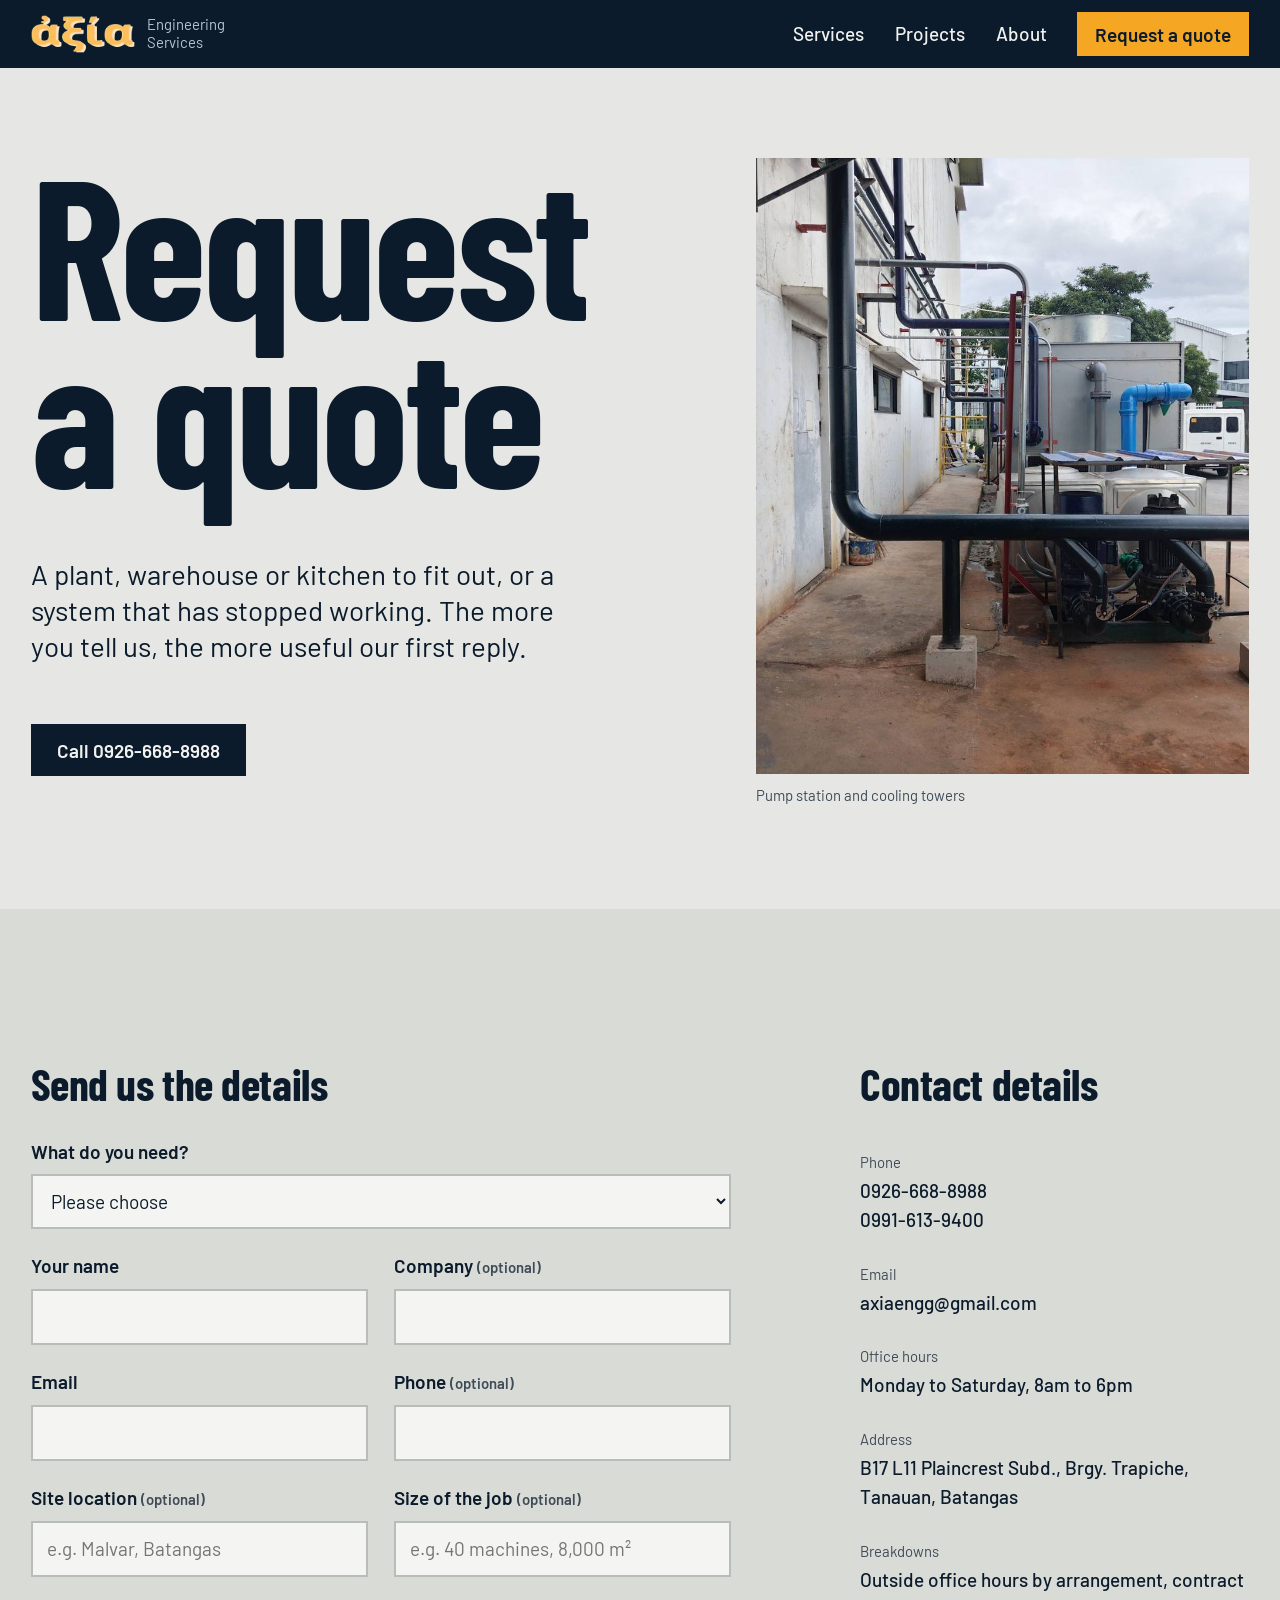
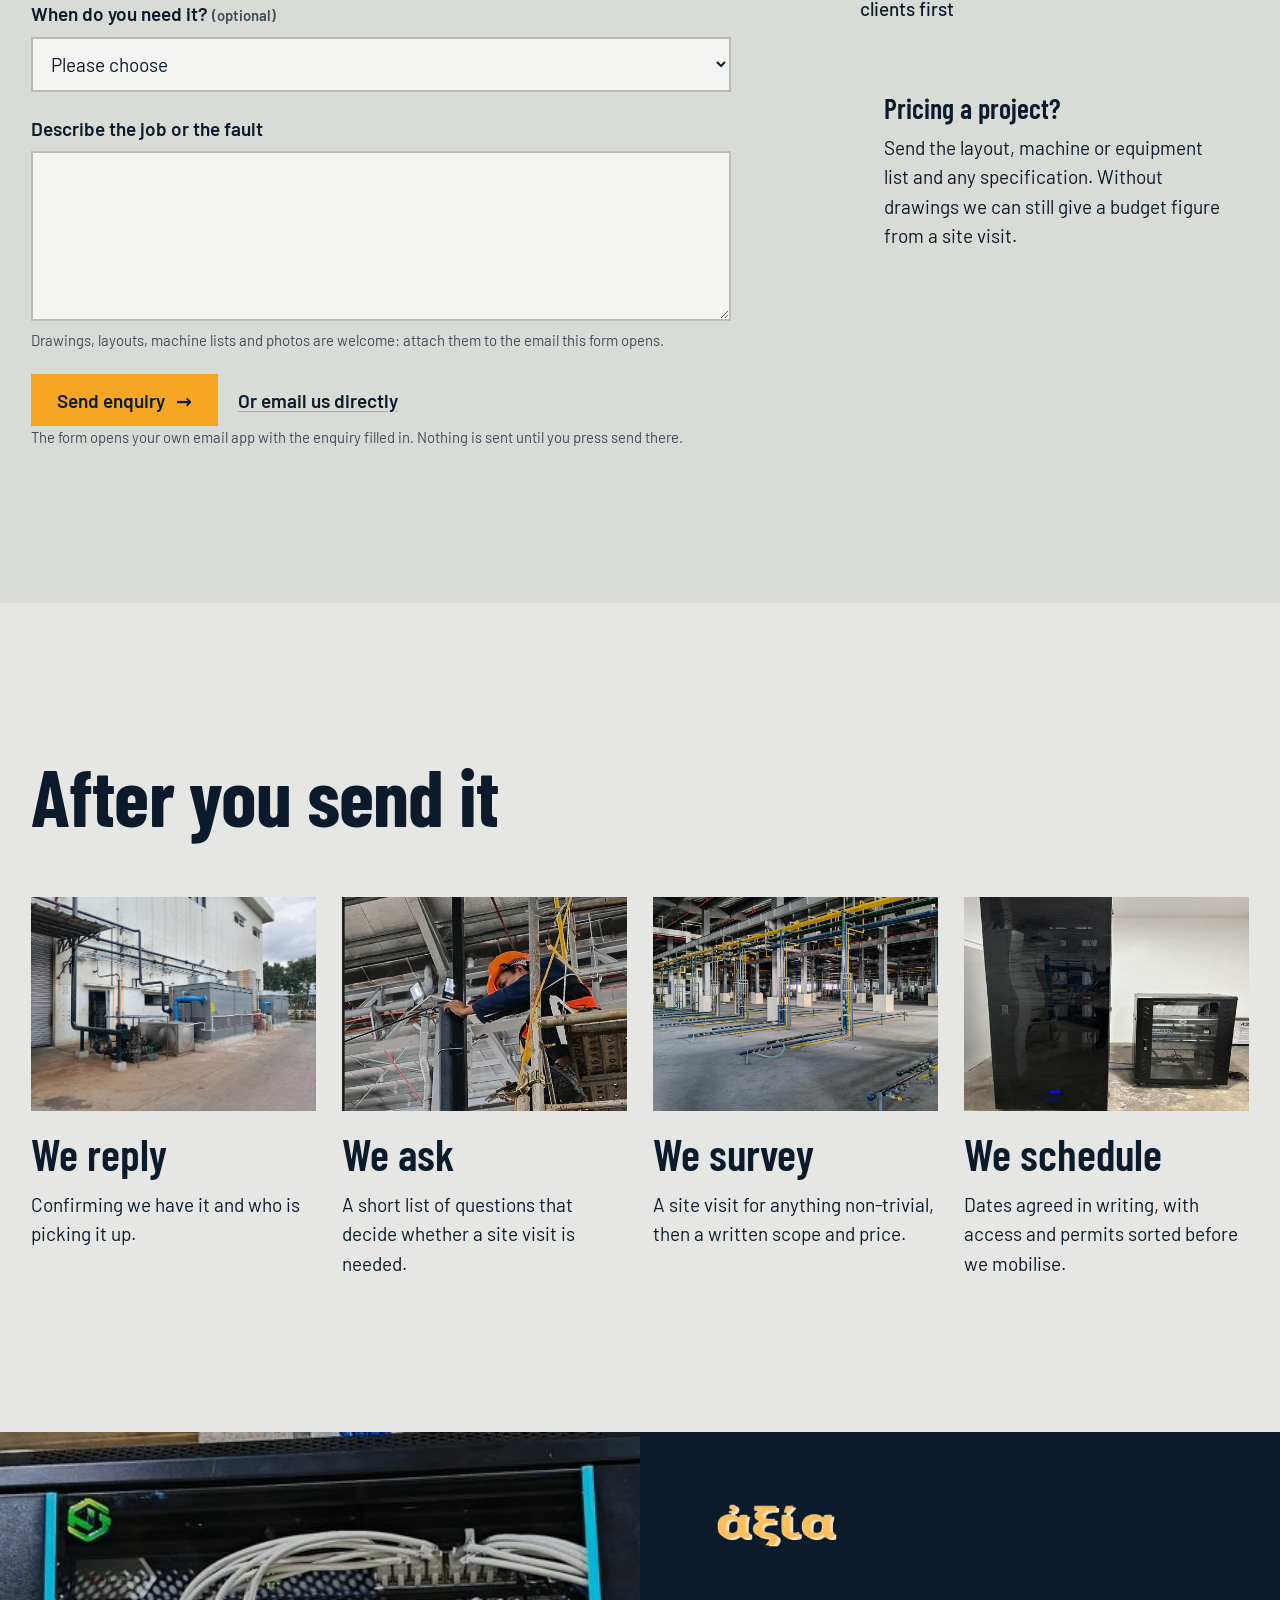
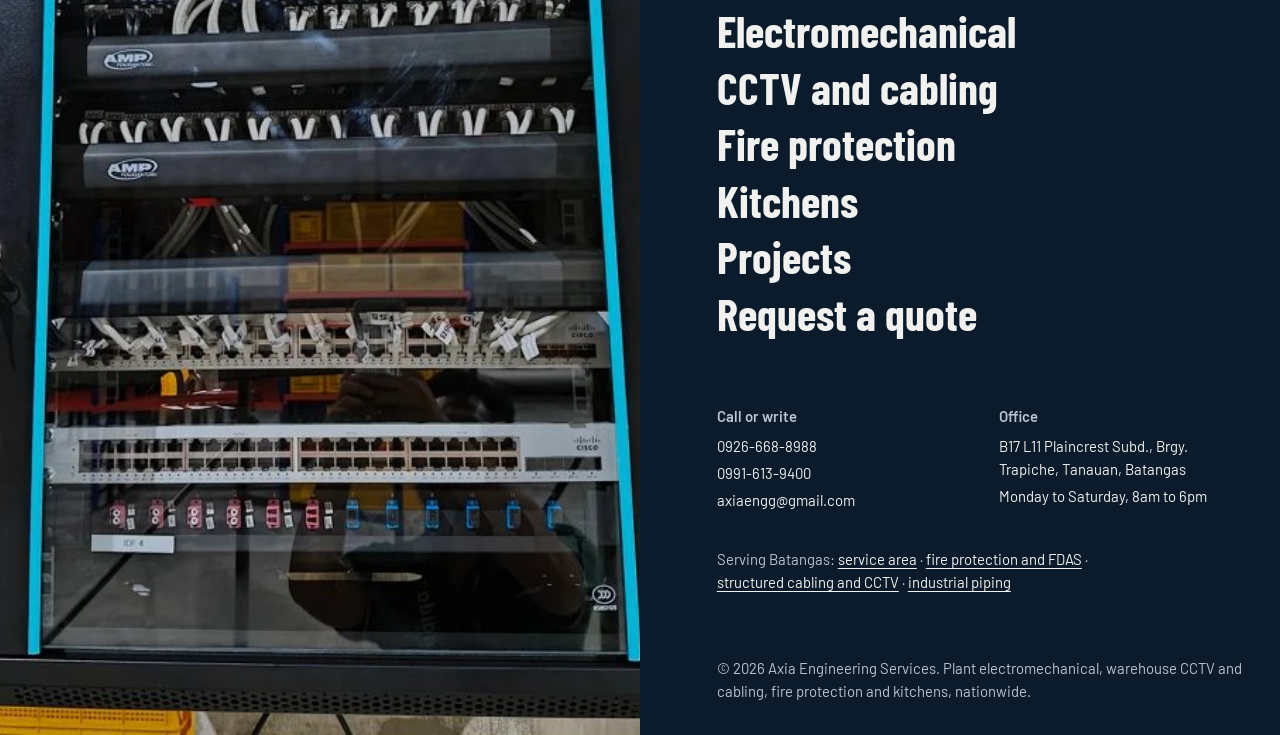
<file: contact.html>
<!doctype html>
<html lang="en">
<head>
<meta charset="utf-8">
<meta name="viewport" content="width=device-width, initial-scale=1">
<title>Contact — Request a Quote | Axia Engineering Services</title>
<meta name="description" content="Request a quotation for electromechanical works, CCTV and cabling, fire protection or a complete kitchen, or book a repair. Call 0926-668-8988.">
<link rel="canonical" href="https://axiaengg-hash.github.io/Axi-Website/contact.html">
<meta name="theme-color" content="#0b1b2b">
<meta property="og:title" content="Contact — Request a Quote | Axia Engineering Services">
<meta property="og:description" content="Request a quotation for electromechanical works, CCTV and cabling, fire protection or a complete kitchen, or book a repair. Call 0926-668-8988.">
<meta property="og:type" content="website">
<meta property="og:url" content="https://axiaengg-hash.github.io/Axi-Website/contact.html">
<meta property="og:image" content="https://axiaengg-hash.github.io/Axi-Website/assets/img/hero.jpg">
<meta property="og:locale" content="en_PH">
<link rel="icon" href="assets/img/favicon.png" type="image/png" sizes="64x64">
<link rel="apple-touch-icon" href="assets/img/apple-touch-icon.png">
<link rel="preconnect" href="https://fonts.googleapis.com">
<link rel="preconnect" href="https://fonts.gstatic.com" crossorigin>
<link href="https://fonts.googleapis.com/css2?family=Barlow+Condensed:wght@600;700&family=Barlow:wght@400;500;600&display=swap" rel="stylesheet">
<link rel="stylesheet" href="assets/css/styles.css?v=20261112">
<script>document.documentElement.classList.add('js')</script>
</head>
<body>
<a class="skip-link" href="#main">Skip to main content</a>

<header class="site-header">
  <a class="brand" href="index.html" aria-label="Axia Engineering Services — home">
    <img src="assets/img/logo.png?v=20261008f" alt="Axia" width="604" height="220">
    <span>Engineering<br>Services</span>
  </a>
  <button class="nav-toggle" type="button" aria-expanded="false" aria-controls="primary-nav">Menu</button>
  <nav class="nav" id="primary-nav" aria-label="Main">
    <a href="services.html">Services</a>
    <a href="projects.html">Projects</a>
    <a href="about.html">About</a>
    <a class="btn" href="contact.html">Request a quote</a>
  </nav>
</header>

<main id="main">
<section class="page-head wrap" aria-labelledby="page-title">
  <div class="grid">
    <h1 id="page-title">Request a quote</h1>
    <div class="page-head__text" data-reveal>
      <p>A plant, warehouse or kitchen to fit out, or a system that has stopped working. The more you tell us, the more useful our first reply.</p>
      <a class="btn btn--quiet" href="tel:+639266688988">Call 0926-668-8988</a>
    </div>
    <figure class="page-head__photo">
      <img src="assets/img/projects/cooling-towers-pumps.jpg" alt="Cooling tower pump station beside an industrial building" width="1400" height="1050">
      <figcaption class="small">Pump station and cooling towers</figcaption>
    </figure>
  </div>
</section>

<section class="section section--surface wrap" aria-labelledby="form-title">
  <div class="grid">
    <div class="enquiry__form">
      <h2 id="form-title">Send us the details</h2>
      <form id="enquiry-form" data-mailto="axiaengg@gmail.com" novalidate data-reveal>
        <div class="form-field">
          <label for="service">What do you need?</label>
          <select id="service" name="service" required>
            <option value="">Please choose</option>
            <option>Electromechanical: machines, compressed air, cooling water</option>
            <option>CCTV and structured cabling</option>
            <option>Fire protection and FDAS</option>
            <option>Complete kitchen requirements</option>
            <option>More than one of these</option>
            <option>Repair or breakdown call-out</option>
            <option>Planned maintenance or service contract</option>
            <option>Not sure, please advise</option>
          </select>
        </div>
        <div class="form-row">
          <div class="form-field">
            <label for="name">Your name</label>
            <input type="text" id="name" name="name" autocomplete="name" required>
          </div>
          <div class="form-field">
            <label for="company">Company <span class="hint">(optional)</span></label>
            <input type="text" id="company" name="company" autocomplete="organization">
          </div>
        </div>
        <div class="form-row">
          <div class="form-field">
            <label for="email">Email</label>
            <input type="email" id="email" name="email" autocomplete="email" required>
          </div>
          <div class="form-field">
            <label for="phone">Phone <span class="hint">(optional)</span></label>
            <input type="tel" id="phone" name="phone" autocomplete="tel">
          </div>
        </div>
        <div class="form-row">
          <div class="form-field">
            <label for="location">Site location <span class="hint">(optional)</span></label>
            <input type="text" id="location" name="location" placeholder="e.g. Malvar, Batangas">
          </div>
          <div class="form-field">
            <label for="size">Size of the job <span class="hint">(optional)</span></label>
            <input type="text" id="size" name="size" placeholder="e.g. 40 machines, 8,000 m²">
          </div>
        </div>
        <div class="form-field">
          <label for="timeline">When do you need it? <span class="hint">(optional)</span></label>
          <select id="timeline" name="timeline">
            <option value="">Please choose</option>
            <option>Emergency, today</option>
            <option>Within the week</option>
            <option>This month</option>
            <option>Next quarter</option>
            <option>Planning or budgeting</option>
          </select>
        </div>
        <div class="form-field">
          <label for="message">Describe the job or the fault</label>
          <textarea id="message" name="message" required aria-describedby="message-hint"></textarea>
          <span class="hint" id="message-hint">Drawings, layouts, machine lists and photos are welcome: attach them to the email this form opens.</span>
        </div>
        <div class="form-actions">
          <button class="btn" type="submit">Send enquiry <span class="arrow" aria-hidden="true">&rarr;</span></button>
          <a class="link" href="mailto:axiaengg@gmail.com">Or email us directly</a>
        </div>
        <p class="form-status small" id="form-status" role="status" aria-live="polite"></p>
        <p class="small">The form opens your own email app with the enquiry filled in. Nothing is sent until you press send there.</p>
      </form>
    </div>

    <div class="enquiry__side">
      <h2>Contact details</h2>
      <dl class="details" data-reveal>
        <div><dt>Phone</dt><dd><a href="tel:+639266688988">0926-668-8988</a><br><a href="tel:+639916139400">0991-613-9400</a></dd></div>
        <div><dt>Email</dt><dd><a href="mailto:axiaengg@gmail.com">axiaengg@gmail.com</a></dd></div>
        <div><dt>Office hours</dt><dd>Monday to Saturday, 8am to 6pm</dd></div>
        <div><dt>Address</dt><dd>B17 L11 Plaincrest Subd., Brgy. Trapiche, Tanauan, Batangas</dd></div>
        <div><dt>Breakdowns</dt><dd>Outside office hours by arrangement, contract clients first</dd></div>
      </dl>
      <div class="enquiry__note">
        <h3>Pricing a project?</h3>
        <p>Send the layout, machine or equipment list and any specification. Without drawings we can still give a budget figure from a site visit.</p>
      </div>
    </div>
  </div>
</section>

<section class="section wrap" aria-labelledby="next-title">
  <div class="grid">
    <div class="steps-head"><h2 id="next-title">After you send it</h2></div>
    <ol class="steps" data-reveal>
      <li><img src="assets/img/projects/cooling-towers-wide.jpg" alt="Cooling towers along an industrial building" width="1400" height="1050" loading="lazy"><h3>We reply</h3><p>Confirming we have it and who is picking it up.</p></li>
      <li><img src="assets/img/projects/shopee-davao-cctv-2.jpg" alt="Technician mounting a camera at height" width="553" height="667" loading="lazy"><h3>We ask</h3><p>A short list of questions that decide whether a site visit is needed.</p></li>
      <li><img src="assets/img/projects/bo-cheng-chilled-water.jpg" alt="Service lines across a production floor" width="1200" height="785" loading="lazy"><h3>We survey</h3><p>A site visit for anything non-trivial, then a written scope and price.</p></li>
      <li><img src="assets/img/projects/shopee-cebu-rack-1.jpg" alt="Patched network cabinet" width="515" height="409" loading="lazy"><h3>We schedule</h3><p>Dates agreed in writing, with access and permits sorted before we mobilise.</p></li>
    </ol>
  </div>
</section>
</main>

<footer class="site-footer">
  <figure class="site-footer__photo">
    <img src="assets/img/projects/shopee-cebu-rack-3.jpg" alt="Network cabinet with labelled patch panels and switches, installed by Axia" width="676" height="640" loading="lazy">
  </figure>
  <div class="site-footer__body">
    <a class="brand" href="index.html" aria-label="Axia Engineering Services — home">
      <img src="assets/img/logo.png?v=20261008f" alt="Axia" width="604" height="220">
    </a>
    <nav class="footer-menu" aria-label="Footer">
      <ul>
        <li><a href="services.html#electromechanical">Electromechanical</a></li>
        <li><a href="services.html#cctv">CCTV and cabling</a></li>
        <li><a href="services.html#fire">Fire protection</a></li>
        <li><a href="services.html#kitchen">Kitchens</a></li>
        <li><a href="projects.html">Projects</a></li>
        <li><a href="contact.html">Request a quote</a></li>
      </ul>
    </nav>
    <div class="footer-blocks">
      <div>
        <h2>Call or write</h2>
        <p><a href="tel:+639266688988">0926-668-8988</a></p>
        <p><a href="tel:+639916139400">0991-613-9400</a></p>
        <p><a href="mailto:axiaengg@gmail.com">axiaengg@gmail.com</a></p>
      </div>
      <div>
        <h2>Office</h2>
        <p>B17 L11 Plaincrest Subd., Brgy. Trapiche, Tanauan, Batangas</p>
        <p>Monday to Saturday, 8am to 6pm</p>
      </div>
    </div>
    <p class="footer-areas small">Serving Batangas: <a href="batangas.html">service area</a> · <a href="fire-protection-batangas.html">fire protection and FDAS</a> · <a href="structured-cabling-batangas.html">structured cabling and CCTV</a> · <a href="industrial-piping-batangas.html">industrial piping</a></p>
    <p class="legal">&copy; <span data-year>2026</span> Axia Engineering Services. Plant electromechanical, warehouse CCTV and cabling, fire protection and kitchens, nationwide.</p>
  </div>
</footer>

<script src="assets/js/main.js?v=20261030b" defer></script>
</body>
</html>
</file>
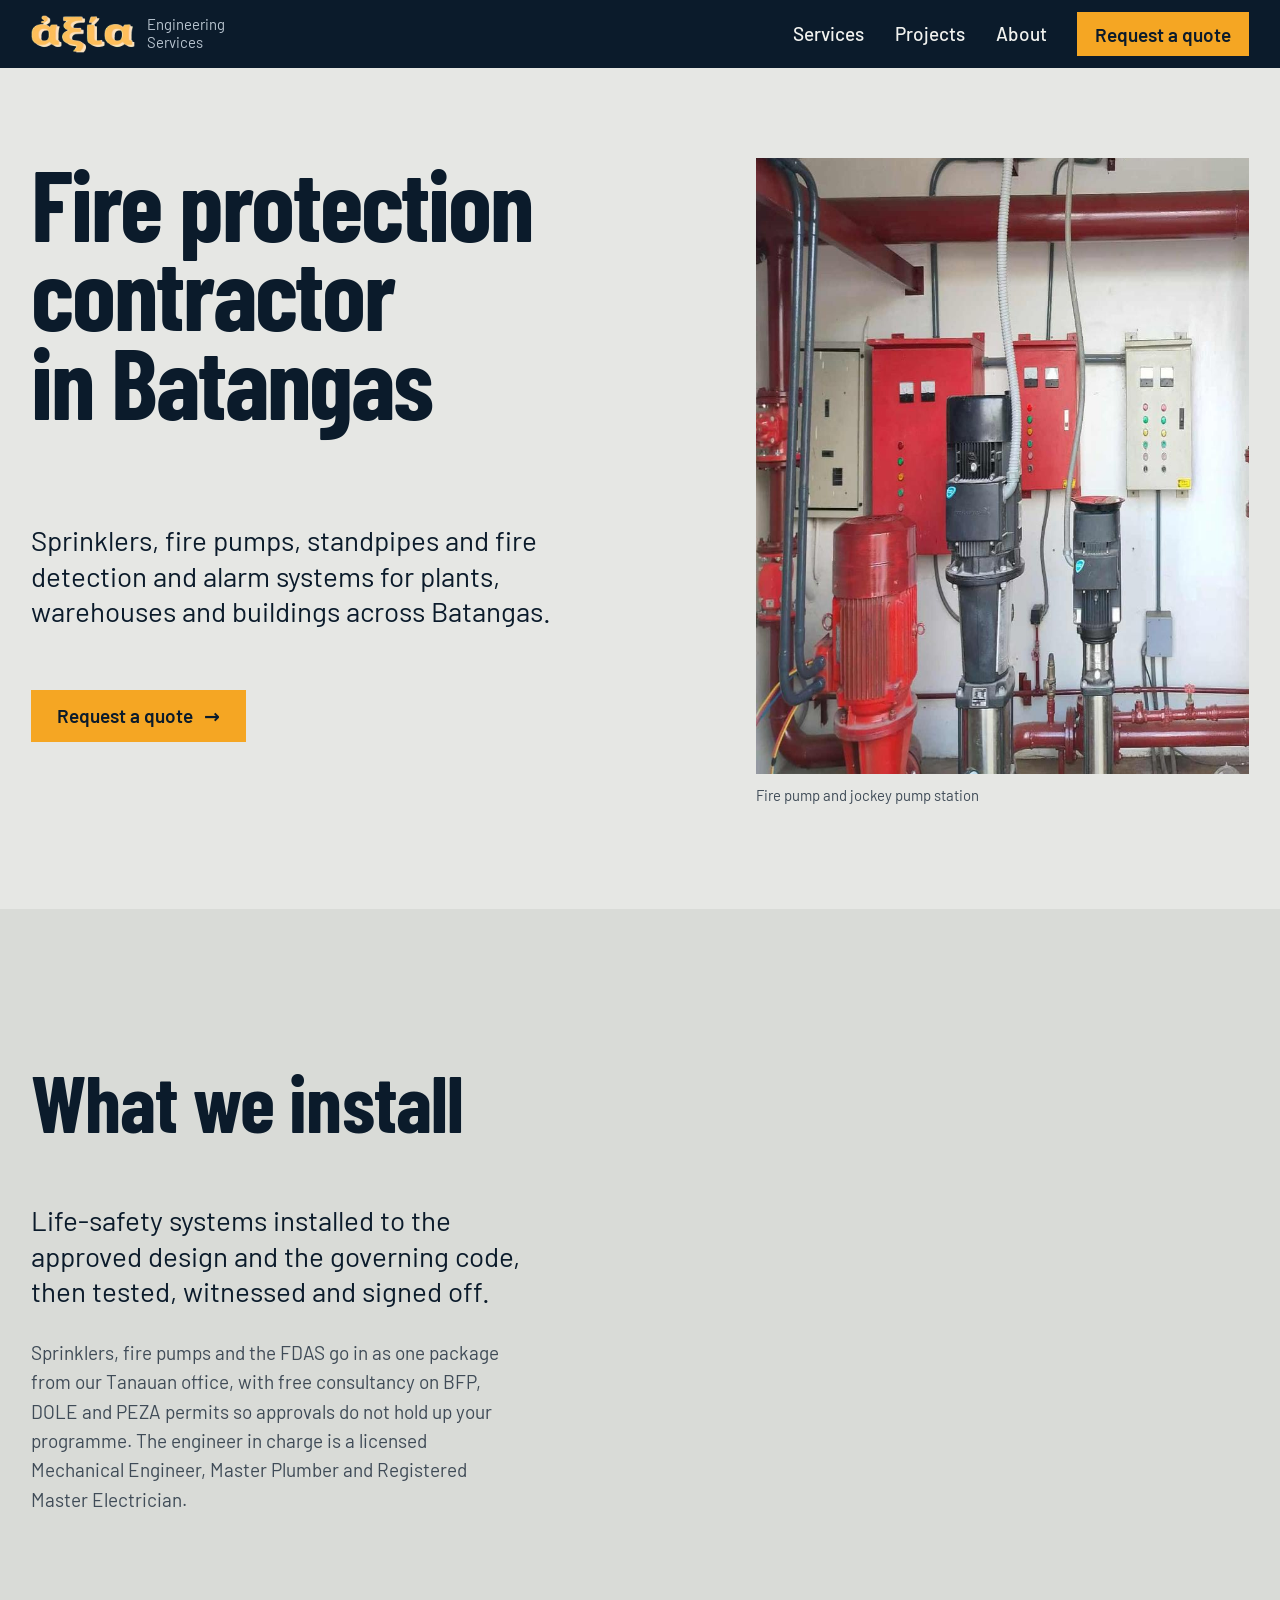
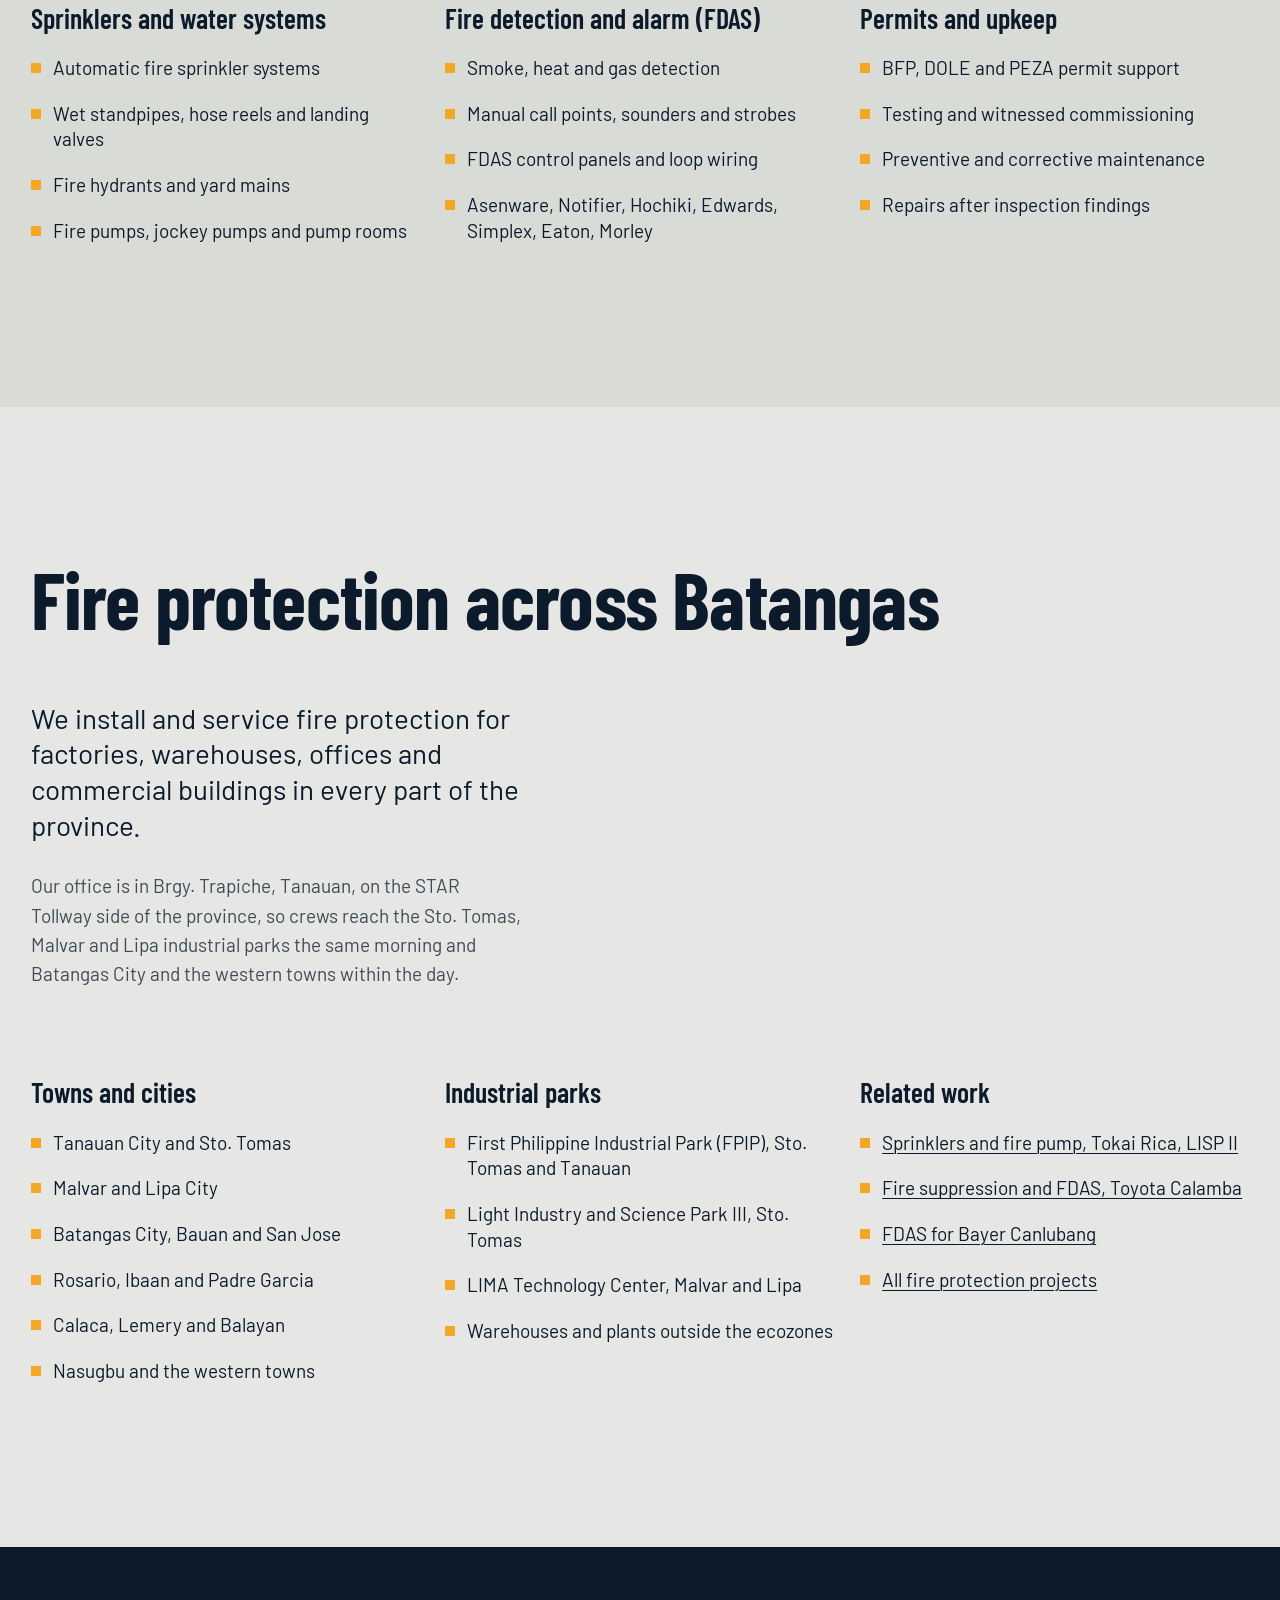
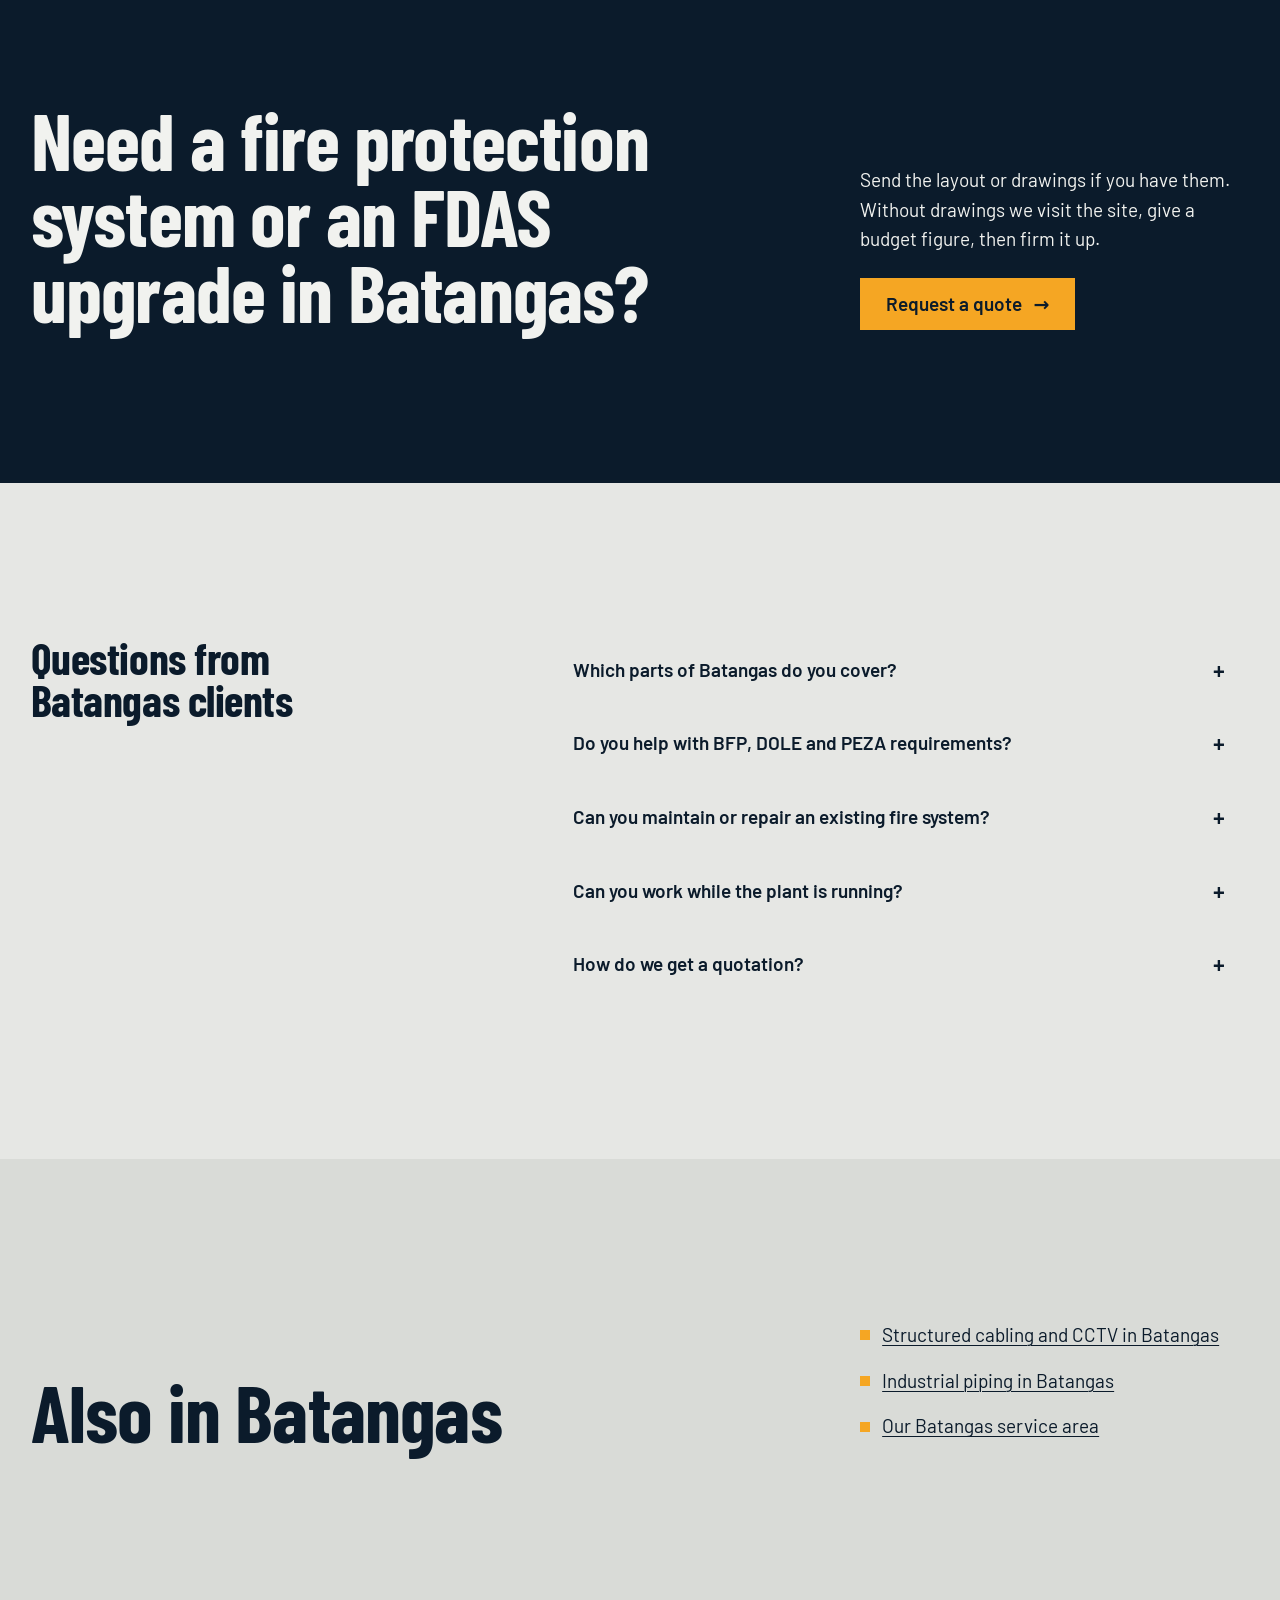
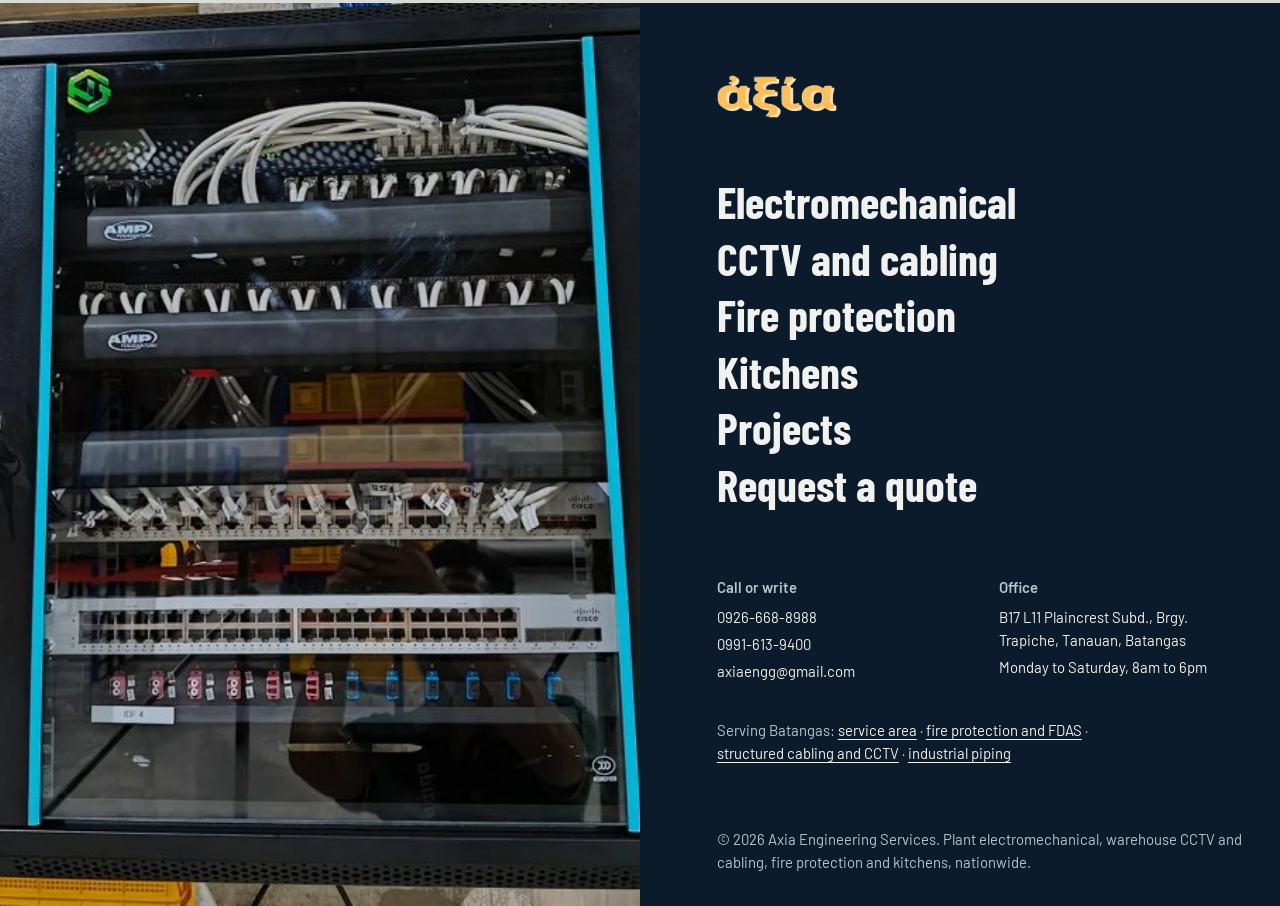
<file: fire-protection-batangas.html>
<!doctype html>
<html lang="en">
<head>
<meta charset="utf-8">
<meta name="viewport" content="width=device-width, initial-scale=1">
<title>Fire Protection &amp; FDAS Contractor in Batangas | Axia Engineering Services</title>
<meta name="description" content="Fire sprinkler, fire pump, standpipe and FDAS installation, testing and maintenance for plants, warehouses and buildings across Batangas. Based in Tanauan, with BFP, DOLE and PEZA permit support.">
<link rel="canonical" href="https://axiaengg-hash.github.io/Axi-Website/fire-protection-batangas.html">
<meta name="theme-color" content="#0b1b2b">
<meta property="og:title" content="Fire Protection &amp; FDAS Contractor in Batangas | Axia Engineering Services">
<meta property="og:description" content="Fire sprinkler, fire pump, standpipe and FDAS installation, testing and maintenance for plants, warehouses and buildings across Batangas. Based in Tanauan, with BFP, DOLE and PEZA permit support.">
<meta property="og:type" content="website">
<meta property="og:url" content="https://axiaengg-hash.github.io/Axi-Website/fire-protection-batangas.html">
<meta property="og:image" content="https://axiaengg-hash.github.io/Axi-Website/assets/img/hero.jpg">
<meta property="og:locale" content="en_PH">
<link rel="icon" href="assets/img/favicon.png" type="image/png" sizes="64x64">
<link rel="apple-touch-icon" href="assets/img/apple-touch-icon.png">
<link rel="preconnect" href="https://fonts.googleapis.com">
<link rel="preconnect" href="https://fonts.gstatic.com" crossorigin>
<link href="https://fonts.googleapis.com/css2?family=Barlow+Condensed:wght@600;700&family=Barlow:wght@400;500;600&display=swap" rel="stylesheet">
<link rel="stylesheet" href="assets/css/styles.css?v=20261112">
<script>document.documentElement.classList.add('js')</script>
<script type="application/ld+json">
{
 "@context": "https://schema.org",
 "@type": "Service",
 "name": "Fire protection and FDAS installation",
 "serviceType": "Fire protection and FDAS installation",
 "url": "https://axiaengg-hash.github.io/Axi-Website/fire-protection-batangas.html",
 "description": "Fire sprinkler, fire pump, standpipe and FDAS installation, testing and maintenance for plants, warehouses and buildings across Batangas. Based in Tanauan, with BFP, DOLE and PEZA permit support.",
 "provider": {
  "@id": "https://axiaengg-hash.github.io/Axi-Website/#business",
  "@type": "GeneralContractor",
  "name": "Axia Engineering Services",
  "url": "https://axiaengg-hash.github.io/Axi-Website/",
  "telephone": "+63-926-668-8988"
 },
 "areaServed": [
  {
   "@type": "AdministrativeArea",
   "name": "Batangas"
  },
  {
   "@type": "City",
   "name": "Tanauan City, Batangas"
  },
  {
   "@type": "City",
   "name": "Santo Tomas, Batangas"
  },
  {
   "@type": "City",
   "name": "Malvar, Batangas"
  },
  {
   "@type": "City",
   "name": "Lipa City, Batangas"
  },
  {
   "@type": "City",
   "name": "Batangas City, Batangas"
  },
  {
   "@type": "City",
   "name": "Bauan, Batangas"
  },
  {
   "@type": "City",
   "name": "San Jose, Batangas"
  },
  {
   "@type": "City",
   "name": "Rosario, Batangas"
  },
  {
   "@type": "City",
   "name": "Calaca, Batangas"
  },
  {
   "@type": "City",
   "name": "Nasugbu, Batangas"
  },
  {
   "@type": "City",
   "name": "Lemery, Batangas"
  },
  {
   "@type": "City",
   "name": "Balayan, Batangas"
  }
 ]
}
</script>
<script type="application/ld+json">
{
 "@context": "https://schema.org",
 "@type": "FAQPage",
 "mainEntity": [
  {
   "@type": "Question",
   "name": "Which parts of Batangas do you cover?",
   "acceptedAnswer": {
    "@type": "Answer",
    "text": "All of Batangas. We are based in Tanauan and regularly work in Sto. Tomas, Malvar, Lipa and the FPIP, LISP III and LIMA industrial parks, and travel to Batangas City, Calaca, Nasugbu and the rest of the province. We also take projects in Laguna, Cavite and nationwide."
   }
  },
  {
   "@type": "Question",
   "name": "Do you help with BFP, DOLE and PEZA requirements?",
   "acceptedAnswer": {
    "@type": "Answer",
    "text": "Yes. We give free consultancy on BFP, DOLE and PEZA permits and prepare the test records and as-built drawings that inspectors ask for."
   }
  },
  {
   "@type": "Question",
   "name": "Can you maintain or repair an existing fire system?",
   "acceptedAnswer": {
    "@type": "Answer",
    "text": "Yes. We take on preventive maintenance, corrective maintenance of FDAS and sprinkler systems, and repairs raised by inspection findings, as single visits or annual service contracts."
   }
  },
  {
   "@type": "Question",
   "name": "Can you work while the plant is running?",
   "acceptedAnswer": {
    "@type": "Answer",
    "text": "Yes. We phase the work by area and schedule tie-ins and shutdowns of the fire main around your production hours."
   }
  },
  {
   "@type": "Question",
   "name": "How do we get a quotation?",
   "acceptedAnswer": {
    "@type": "Answer",
    "text": "Call 0926-668-8988 or send the enquiry form with your layout, drawings or specification. Without drawings we can survey the site, give a budget figure, then firm it up."
   }
  }
 ]
}
</script>
<script type="application/ld+json">
{
 "@context": "https://schema.org",
 "@type": "BreadcrumbList",
 "itemListElement": [
  {
   "@type": "ListItem",
   "position": 1,
   "name": "Home",
   "item": "https://axiaengg-hash.github.io/Axi-Website/"
  },
  {
   "@type": "ListItem",
   "position": 2,
   "name": "Fire protection in Batangas",
   "item": "https://axiaengg-hash.github.io/Axi-Website/fire-protection-batangas.html"
  }
 ]
}
</script>
</head>
<body>
<a class="skip-link" href="#main">Skip to main content</a>

<header class="site-header">
  <a class="brand" href="index.html" aria-label="Axia Engineering Services — home">
    <img src="assets/img/logo.png?v=20261008f" alt="Axia" width="604" height="220">
    <span>Engineering<br>Services</span>
  </a>
  <button class="nav-toggle" type="button" aria-expanded="false" aria-controls="primary-nav">Menu</button>
  <nav class="nav" id="primary-nav" aria-label="Main">
    <a href="services.html">Services</a>
    <a href="projects.html">Projects</a>
    <a href="about.html">About</a>
    <a class="btn" href="contact.html">Request a quote</a>
  </nav>
</header>

<main id="main">
<section class="page-head page-head--long wrap" aria-labelledby="page-title">
  <div class="grid">
    <h1 id="page-title">Fire protection contractor in Batangas</h1>
    <div class="page-head__text" data-reveal>
      <p>Sprinklers, fire pumps, standpipes and fire detection and alarm systems for plants, warehouses and buildings across Batangas.</p>
      <a class="btn" href="contact.html">Request a quote <span class="arrow" aria-hidden="true">&rarr;</span></a>
    </div>
    <figure class="page-head__photo">
      <img src="assets/img/projects/fire-pump-station.jpg" alt="Fire pump, jockey pump and control panels in a pump room" width="789" height="1105">
      <figcaption class="small">Fire pump and jockey pump station</figcaption>
    </figure>
  </div>
</section>

<section class="section section--surface wrap chapter" aria-labelledby="scope-title">
  <div class="grid">
    <div class="chapter__title" data-reveal><h2 id="scope-title">What we install</h2></div>
    <div class="chapter__intro" data-reveal>
      <p>Life-safety systems installed to the approved design and the governing code, then tested, witnessed and signed off.</p>
      <p class="small">Sprinklers, fire pumps and the FDAS go in as one package from our Tanauan office, with free consultancy on BFP, DOLE and PEZA permits so approvals do not hold up your programme. The engineer in charge is a licensed Mechanical Engineer, Master Plumber and Registered Master Electrician.</p>
    </div>
    <div class="chapter__lists" data-reveal>
      <div>
        <h3>Sprinklers and water systems</h3>
        <ul class="scope">
          <li>Automatic fire sprinkler systems</li>
          <li>Wet standpipes, hose reels and landing valves</li>
          <li>Fire hydrants and yard mains</li>
          <li>Fire pumps, jockey pumps and pump rooms</li>
        </ul>
      </div>
      <div>
        <h3>Fire detection and alarm (FDAS)</h3>
        <ul class="scope">
          <li>Smoke, heat and gas detection</li>
          <li>Manual call points, sounders and strobes</li>
          <li>FDAS control panels and loop wiring</li>
          <li>Asenware, Notifier, Hochiki, Edwards, Simplex, Eaton, Morley</li>
        </ul>
      </div>
      <div>
        <h3>Permits and upkeep</h3>
        <ul class="scope">
          <li>BFP, DOLE and PEZA permit support</li>
          <li>Testing and witnessed commissioning</li>
          <li>Preventive and corrective maintenance</li>
          <li>Repairs after inspection findings</li>
        </ul>
      </div>
    </div>
  </div>
</section>

<section class="section wrap chapter" aria-labelledby="area-title">
  <div class="grid">
    <div class="chapter__title" data-reveal><h2 id="area-title">Fire protection across Batangas</h2></div>
    <div class="chapter__intro" data-reveal>
      <p>We install and service fire protection for factories, warehouses, offices and commercial buildings in every part of the province.</p>
      <p class="small">Our office is in Brgy. Trapiche, Tanauan, on the STAR Tollway side of the province, so crews reach the Sto. Tomas, Malvar and Lipa industrial parks the same morning and Batangas City and the western towns within the day.</p>
    </div>
    <div class="chapter__lists" data-reveal>
      <div>
        <h3>Towns and cities</h3>
        <ul class="scope">
          <li>Tanauan City and Sto. Tomas</li>
          <li>Malvar and Lipa City</li>
          <li>Batangas City, Bauan and San Jose</li>
          <li>Rosario, Ibaan and Padre Garcia</li>
          <li>Calaca, Lemery and Balayan</li>
          <li>Nasugbu and the western towns</li>
        </ul>
      </div>
      <div>
        <h3>Industrial parks</h3>
        <ul class="scope">
          <li>First Philippine Industrial Park (FPIP), Sto. Tomas and Tanauan</li>
          <li>Light Industry and Science Park III, Sto. Tomas</li>
          <li>LIMA Technology Center, Malvar and Lipa</li>
          <li>Warehouses and plants outside the ecozones</li>
        </ul>
      </div>
      <div>
        <h3>Related work</h3>
        <ul class="scope">
          <li><a href="projects.html#tokai">Sprinklers and fire pump, Tokai Rica, LISP II</a></li>
          <li><a href="projects.html#toyota">Fire suppression and FDAS, Toyota Calamba</a></li>
          <li><a href="projects.html#bayer">FDAS for Bayer Canlubang</a></li>
          <li><a href="projects.html">All fire protection projects</a></li>
        </ul>
      </div>
    </div>
  </div>
</section>

<section class="section section--field wrap" aria-labelledby="cta-title">
  <div class="grid closing">
    <h2 id="cta-title">Need a fire protection system or an FDAS upgrade in Batangas?</h2>
    <div class="closing__text" data-reveal>
      <p>Send the layout or drawings if you have them. Without drawings we visit the site, give a budget figure, then firm it up.</p>
      <a class="btn" href="contact.html">Request a quote <span class="arrow" aria-hidden="true">&rarr;</span></a>
    </div>
  </div>
</section>

<section class="section wrap" aria-labelledby="faq-title">
  <div class="grid qa">
    <h2 id="faq-title">Questions from Batangas clients</h2>
    <div class="qa__list" data-reveal>
      <details>
        <summary>Which parts of Batangas do you cover?</summary>
        <p>All of Batangas. We are based in Tanauan and regularly work in Sto. Tomas, Malvar, Lipa and the FPIP, LISP III and LIMA industrial parks, and travel to Batangas City, Calaca, Nasugbu and the rest of the province. We also take projects in Laguna, Cavite and nationwide.</p>
      </details>
      <details>
        <summary>Do you help with BFP, DOLE and PEZA requirements?</summary>
        <p>Yes. We give free consultancy on BFP, DOLE and PEZA permits and prepare the test records and as-built drawings that inspectors ask for.</p>
      </details>
      <details>
        <summary>Can you maintain or repair an existing fire system?</summary>
        <p>Yes. We take on preventive maintenance, corrective maintenance of FDAS and sprinkler systems, and repairs raised by inspection findings, as single visits or annual service contracts.</p>
      </details>
      <details>
        <summary>Can you work while the plant is running?</summary>
        <p>Yes. We phase the work by area and schedule tie-ins and shutdowns of the fire main around your production hours.</p>
      </details>
      <details>
        <summary>How do we get a quotation?</summary>
        <p>Call 0926-668-8988 or send the enquiry form with your layout, drawings or specification. Without drawings we can survey the site, give a budget figure, then firm it up.</p>
      </details>
    </div>
  </div>
</section>

<section class="section section--surface wrap" aria-labelledby="related-title">
  <div class="grid closing">
    <h2 id="related-title">Also in Batangas</h2>
    <div class="closing__text">
      <ul class="scope">
          <li><a href="structured-cabling-batangas.html">Structured cabling and CCTV in Batangas</a></li>
          <li><a href="industrial-piping-batangas.html">Industrial piping in Batangas</a></li>
          <li><a href="batangas.html">Our Batangas service area</a></li>
      </ul>
    </div>
  </div>
</section>
</main>

<footer class="site-footer">
  <figure class="site-footer__photo">
    <img src="assets/img/projects/shopee-cebu-rack-3.jpg" alt="Network cabinet with labelled patch panels and switches, installed by Axia" width="676" height="640" loading="lazy">
  </figure>
  <div class="site-footer__body">
    <a class="brand" href="index.html" aria-label="Axia Engineering Services — home">
      <img src="assets/img/logo.png?v=20261008f" alt="Axia" width="604" height="220">
    </a>
    <nav class="footer-menu" aria-label="Footer">
      <ul>
        <li><a href="services.html#electromechanical">Electromechanical</a></li>
        <li><a href="services.html#cctv">CCTV and cabling</a></li>
        <li><a href="services.html#fire">Fire protection</a></li>
        <li><a href="services.html#kitchen">Kitchens</a></li>
        <li><a href="projects.html">Projects</a></li>
        <li><a href="contact.html">Request a quote</a></li>
      </ul>
    </nav>
    <div class="footer-blocks">
      <div>
        <h2>Call or write</h2>
        <p><a href="tel:+639266688988">0926-668-8988</a></p>
        <p><a href="tel:+639916139400">0991-613-9400</a></p>
        <p><a href="mailto:axiaengg@gmail.com">axiaengg@gmail.com</a></p>
      </div>
      <div>
        <h2>Office</h2>
        <p>B17 L11 Plaincrest Subd., Brgy. Trapiche, Tanauan, Batangas</p>
        <p>Monday to Saturday, 8am to 6pm</p>
      </div>
    </div>
    <p class="footer-areas small">Serving Batangas: <a href="batangas.html">service area</a> · <a href="fire-protection-batangas.html">fire protection and FDAS</a> · <a href="structured-cabling-batangas.html">structured cabling and CCTV</a> · <a href="industrial-piping-batangas.html">industrial piping</a></p>
    <p class="legal">&copy; <span data-year>2026</span> Axia Engineering Services. Plant electromechanical, warehouse CCTV and cabling, fire protection and kitchens, nationwide.</p>
  </div>
</footer>

<script src="assets/js/main.js?v=20261030b" defer></script>
</body>
</html>
</file>
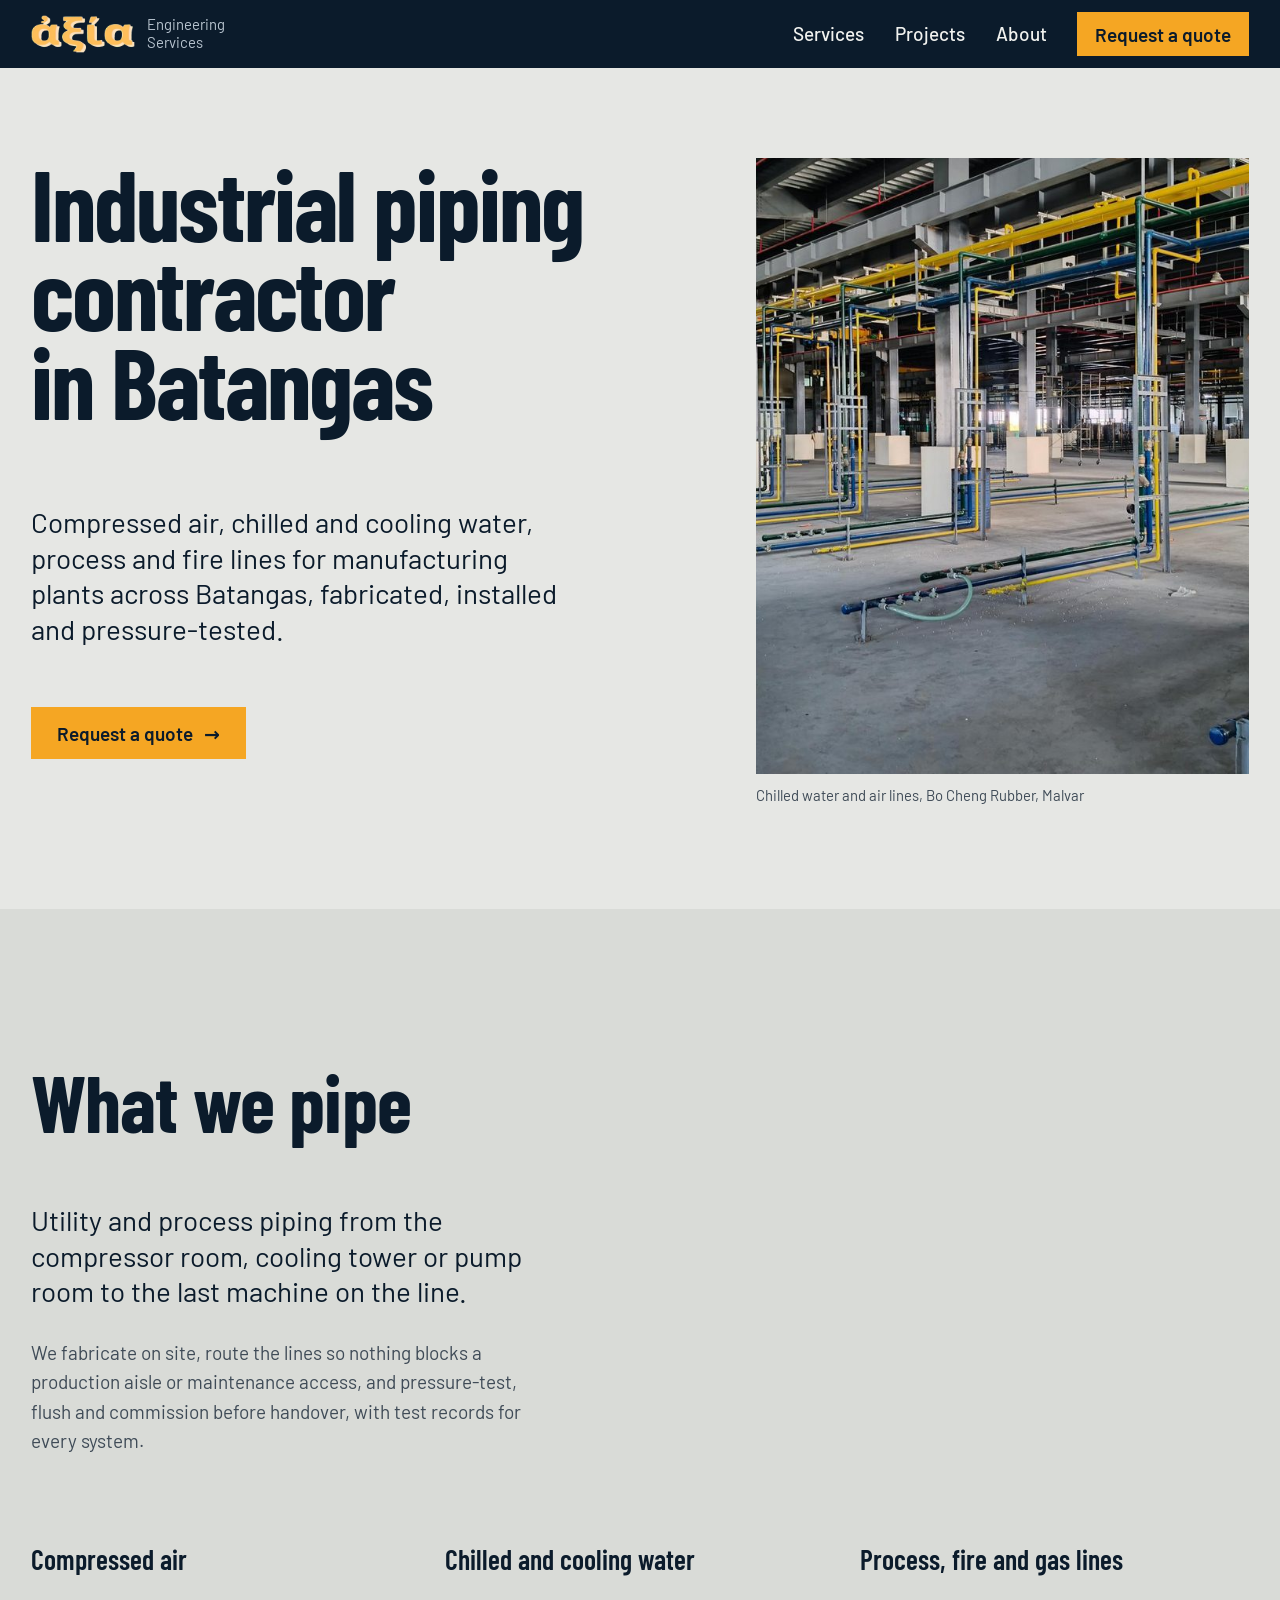
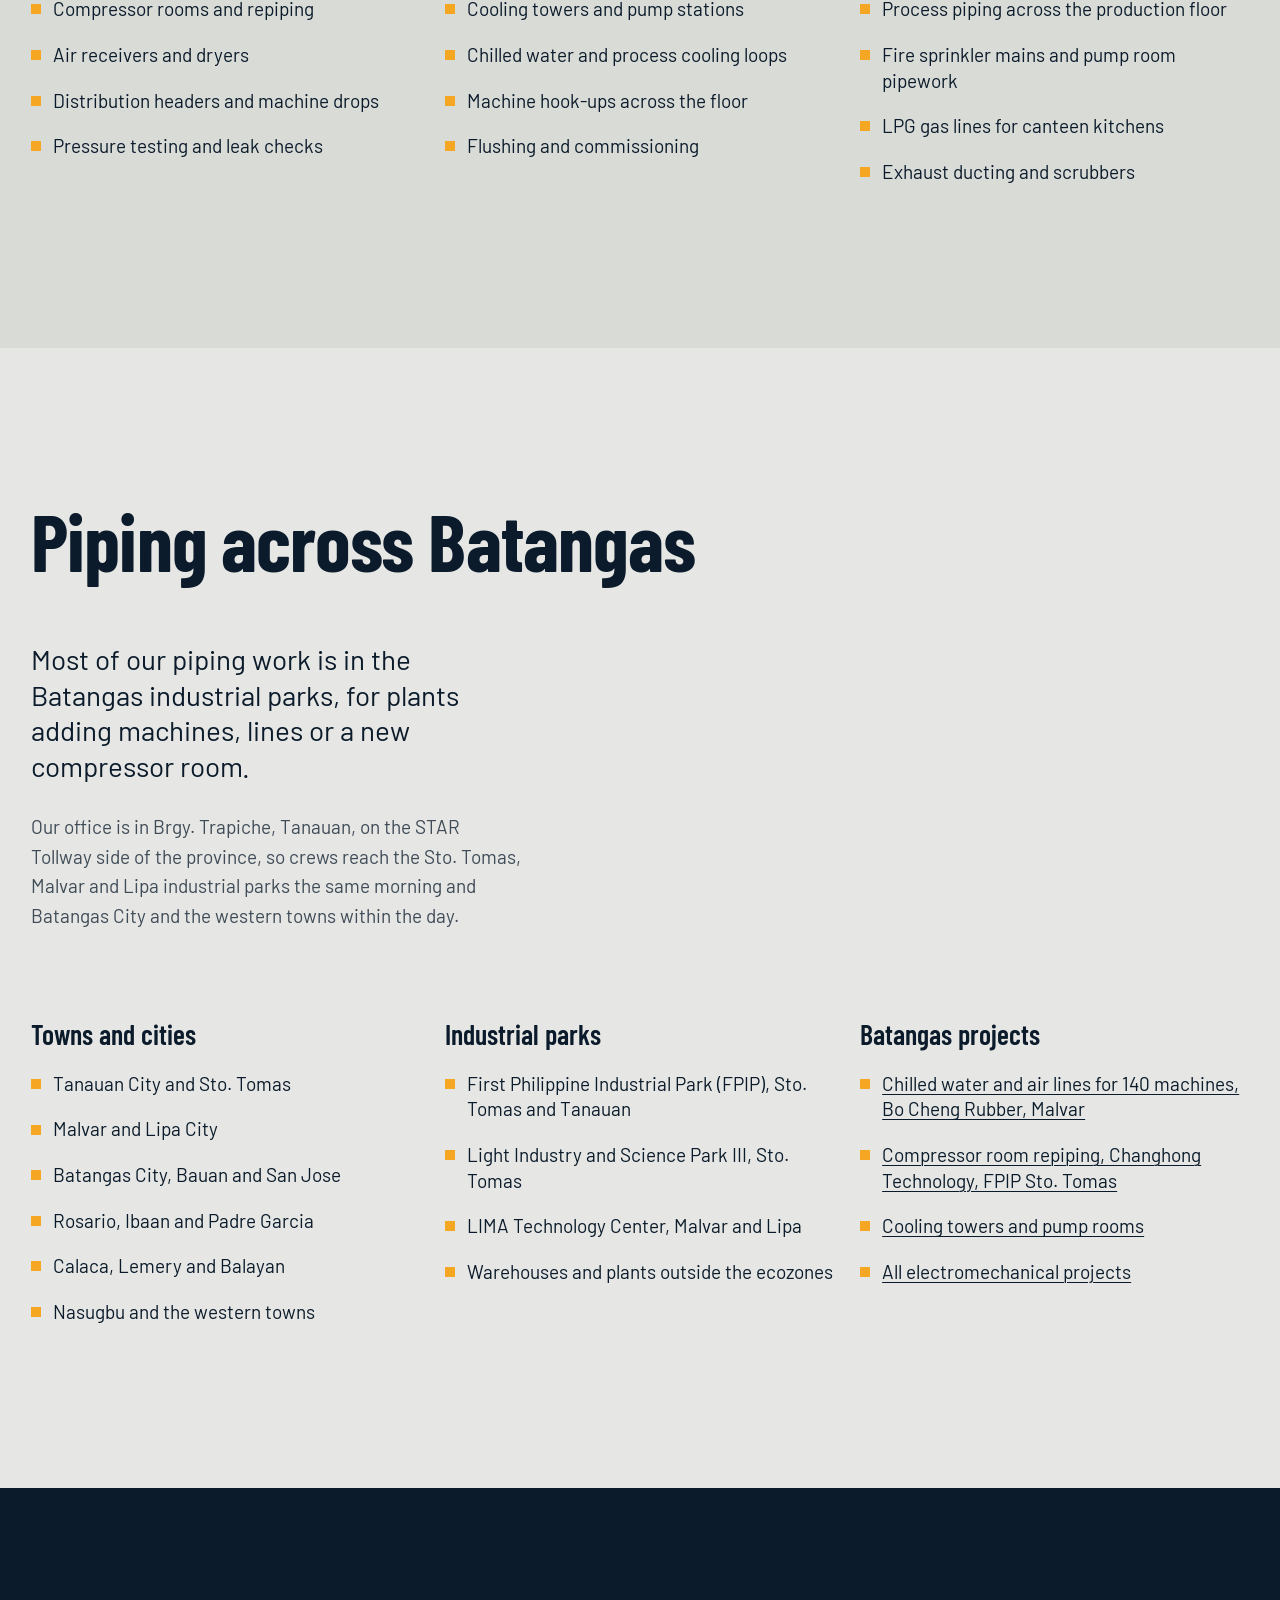
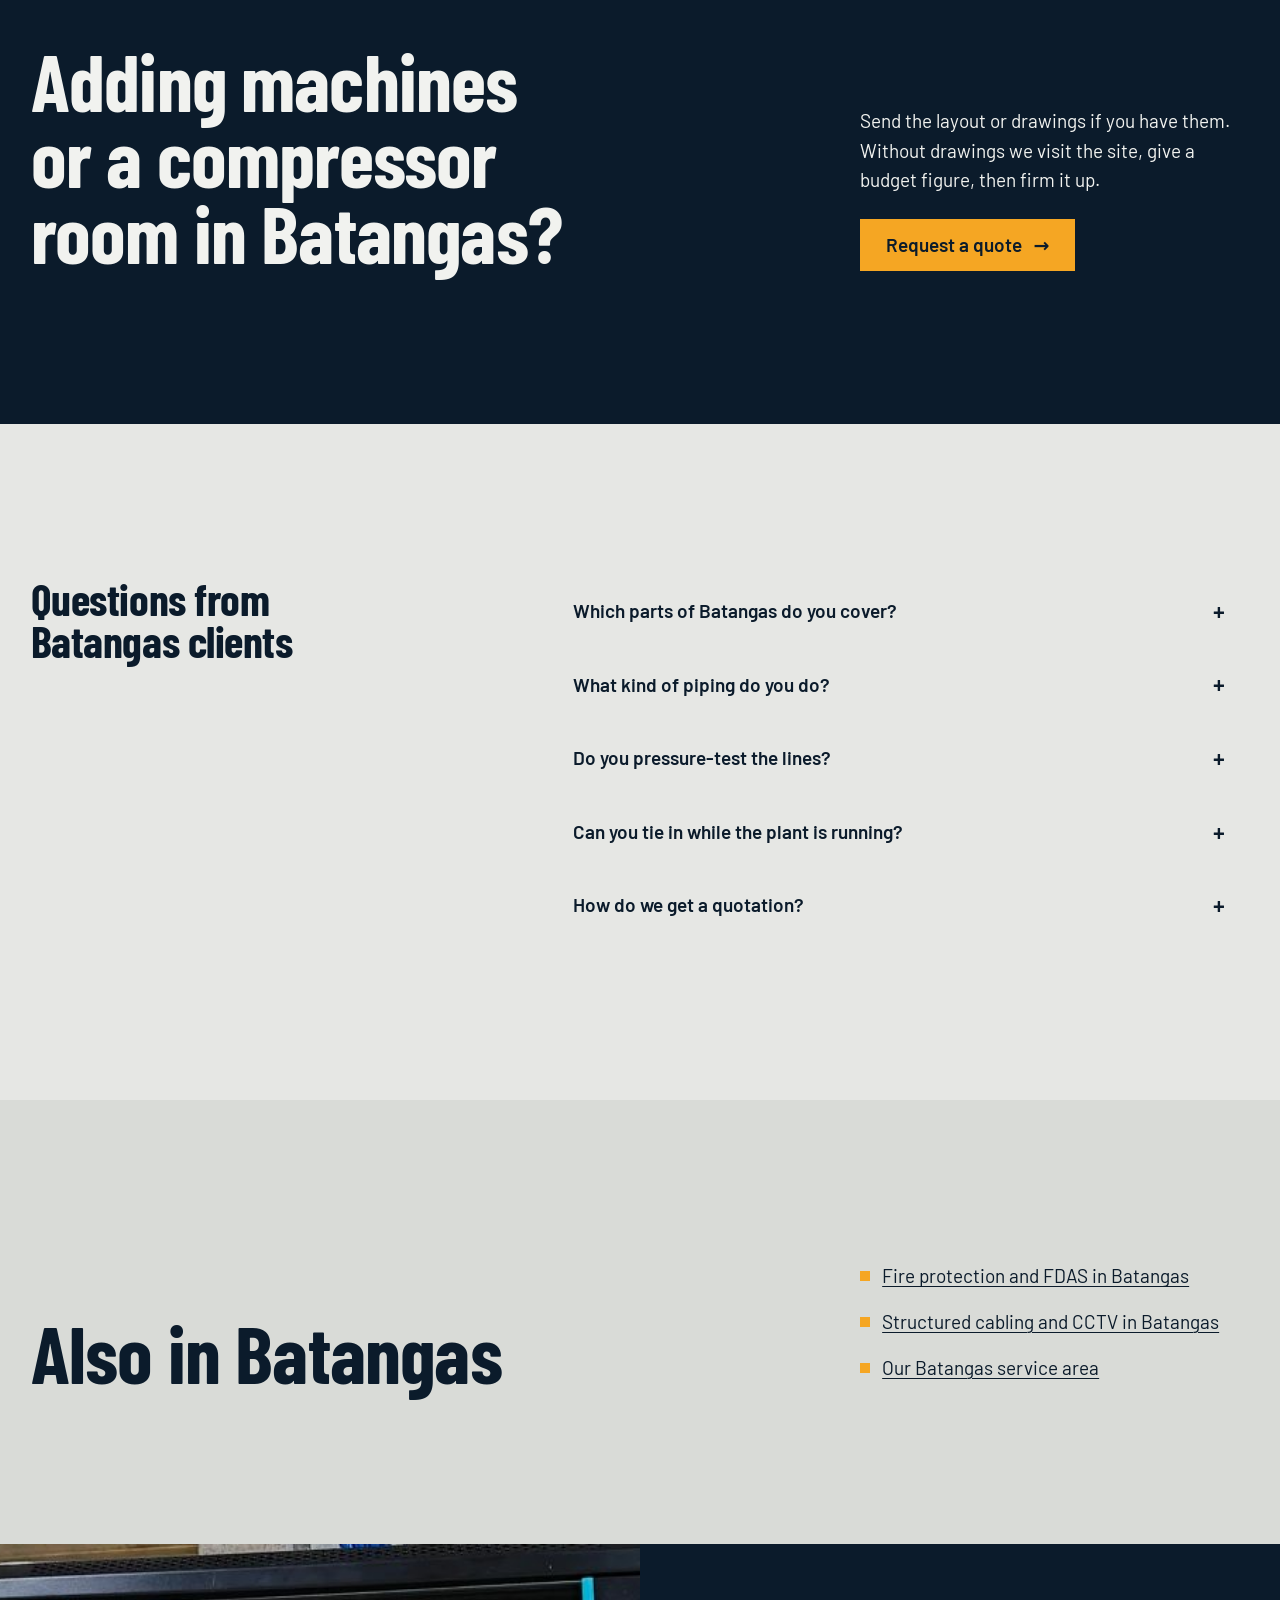
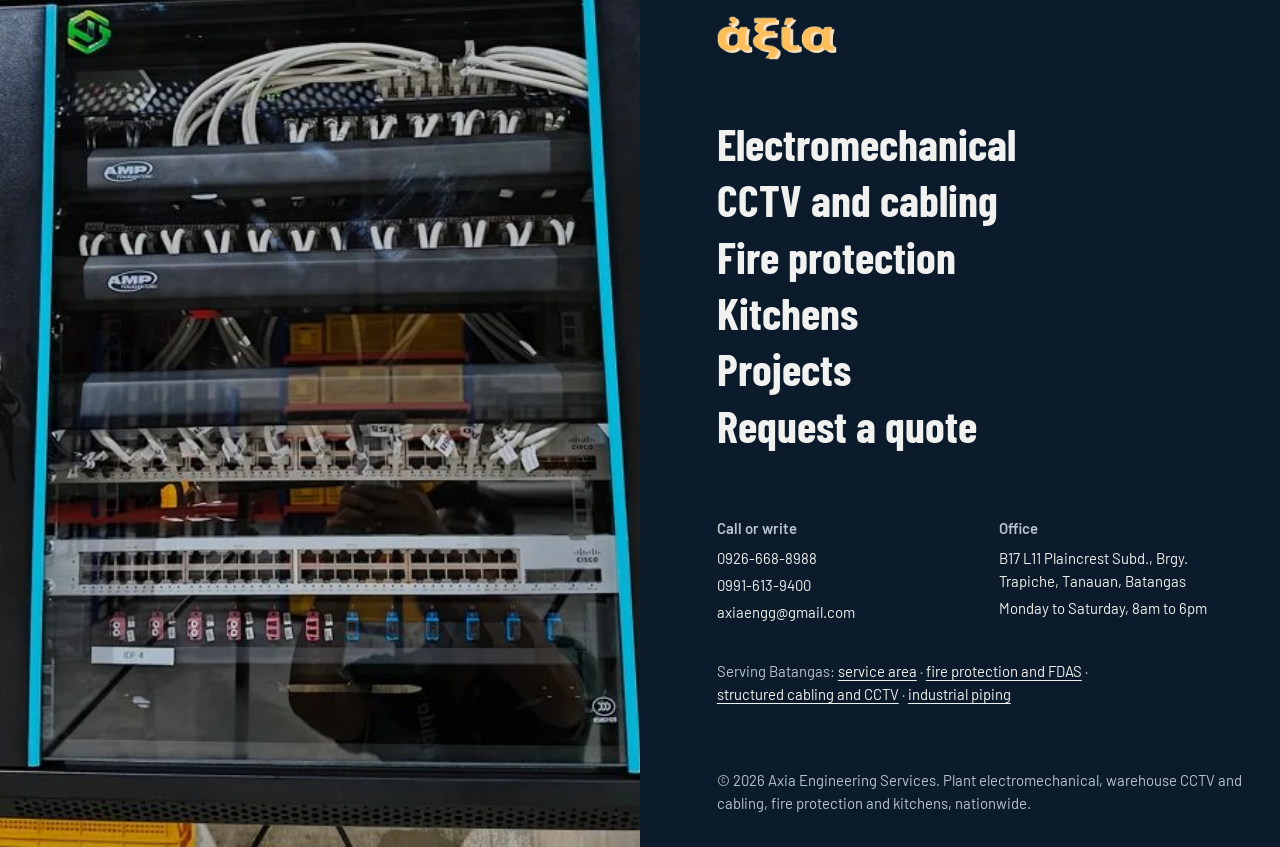
<file: industrial-piping-batangas.html>
<!doctype html>
<html lang="en">
<head>
<meta charset="utf-8">
<meta name="viewport" content="width=device-width, initial-scale=1">
<title>Industrial Piping Contractor in Batangas — Compressed Air, Chilled Water, Fire Lines | Axia</title>
<meta name="description" content="Compressed air, chilled and cooling water, process, fire sprinkler and LPG piping for manufacturing plants across Batangas. Fabricated, installed and pressure-tested. Based in Tanauan.">
<link rel="canonical" href="https://axiaengg-hash.github.io/Axi-Website/industrial-piping-batangas.html">
<meta name="theme-color" content="#0b1b2b">
<meta property="og:title" content="Industrial Piping Contractor in Batangas — Compressed Air, Chilled Water, Fire Lines | Axia">
<meta property="og:description" content="Compressed air, chilled and cooling water, process, fire sprinkler and LPG piping for manufacturing plants across Batangas. Fabricated, installed and pressure-tested. Based in Tanauan.">
<meta property="og:type" content="website">
<meta property="og:url" content="https://axiaengg-hash.github.io/Axi-Website/industrial-piping-batangas.html">
<meta property="og:image" content="https://axiaengg-hash.github.io/Axi-Website/assets/img/hero.jpg">
<meta property="og:locale" content="en_PH">
<link rel="icon" href="assets/img/favicon.png" type="image/png" sizes="64x64">
<link rel="apple-touch-icon" href="assets/img/apple-touch-icon.png">
<link rel="preconnect" href="https://fonts.googleapis.com">
<link rel="preconnect" href="https://fonts.gstatic.com" crossorigin>
<link href="https://fonts.googleapis.com/css2?family=Barlow+Condensed:wght@600;700&family=Barlow:wght@400;500;600&display=swap" rel="stylesheet">
<link rel="stylesheet" href="assets/css/styles.css?v=20261112">
<script>document.documentElement.classList.add('js')</script>
<script type="application/ld+json">
{
 "@context": "https://schema.org",
 "@type": "Service",
 "name": "Industrial and process piping installation",
 "serviceType": "Industrial and process piping installation",
 "url": "https://axiaengg-hash.github.io/Axi-Website/industrial-piping-batangas.html",
 "description": "Compressed air, chilled and cooling water, process, fire sprinkler and LPG piping for manufacturing plants across Batangas. Fabricated, installed and pressure-tested. Based in Tanauan.",
 "provider": {
  "@id": "https://axiaengg-hash.github.io/Axi-Website/#business",
  "@type": "GeneralContractor",
  "name": "Axia Engineering Services",
  "url": "https://axiaengg-hash.github.io/Axi-Website/",
  "telephone": "+63-926-668-8988"
 },
 "areaServed": [
  {
   "@type": "AdministrativeArea",
   "name": "Batangas"
  },
  {
   "@type": "City",
   "name": "Tanauan City, Batangas"
  },
  {
   "@type": "City",
   "name": "Santo Tomas, Batangas"
  },
  {
   "@type": "City",
   "name": "Malvar, Batangas"
  },
  {
   "@type": "City",
   "name": "Lipa City, Batangas"
  },
  {
   "@type": "City",
   "name": "Batangas City, Batangas"
  },
  {
   "@type": "City",
   "name": "Bauan, Batangas"
  },
  {
   "@type": "City",
   "name": "San Jose, Batangas"
  },
  {
   "@type": "City",
   "name": "Rosario, Batangas"
  },
  {
   "@type": "City",
   "name": "Calaca, Batangas"
  },
  {
   "@type": "City",
   "name": "Nasugbu, Batangas"
  },
  {
   "@type": "City",
   "name": "Lemery, Batangas"
  },
  {
   "@type": "City",
   "name": "Balayan, Batangas"
  }
 ]
}
</script>
<script type="application/ld+json">
{
 "@context": "https://schema.org",
 "@type": "FAQPage",
 "mainEntity": [
  {
   "@type": "Question",
   "name": "Which parts of Batangas do you cover?",
   "acceptedAnswer": {
    "@type": "Answer",
    "text": "All of Batangas. We are based in Tanauan and regularly work in Sto. Tomas, Malvar, Lipa and the FPIP, LISP III and LIMA industrial parks, and travel to Batangas City, Calaca, Nasugbu and the rest of the province. We also take projects in Laguna, Cavite and nationwide."
   }
  },
  {
   "@type": "Question",
   "name": "What kind of piping do you do?",
   "acceptedAnswer": {
    "@type": "Answer",
    "text": "Industrial and process piping for plants: compressed air, chilled and cooling water, process lines, fire sprinkler mains and LPG gas lines. We do not take residential plumbing."
   }
  },
  {
   "@type": "Question",
   "name": "Do you pressure-test the lines?",
   "acceptedAnswer": {
    "@type": "Answer",
    "text": "Yes. Every system is pressure-tested and leak-checked, and water systems are flushed and commissioned, with test records in the handover pack."
   }
  },
  {
   "@type": "Question",
   "name": "Can you tie in while the plant is running?",
   "acceptedAnswer": {
    "@type": "Answer",
    "text": "Yes. We prefabricate, then schedule tie-ins to your shutdowns and work around production hours."
   }
  },
  {
   "@type": "Question",
   "name": "How do we get a quotation?",
   "acceptedAnswer": {
    "@type": "Answer",
    "text": "Call 0926-668-8988 or send the enquiry form with your layout, drawings or specification. Without drawings we can survey the site, give a budget figure, then firm it up."
   }
  }
 ]
}
</script>
<script type="application/ld+json">
{
 "@context": "https://schema.org",
 "@type": "BreadcrumbList",
 "itemListElement": [
  {
   "@type": "ListItem",
   "position": 1,
   "name": "Home",
   "item": "https://axiaengg-hash.github.io/Axi-Website/"
  },
  {
   "@type": "ListItem",
   "position": 2,
   "name": "Industrial piping in Batangas",
   "item": "https://axiaengg-hash.github.io/Axi-Website/industrial-piping-batangas.html"
  }
 ]
}
</script>
</head>
<body>
<a class="skip-link" href="#main">Skip to main content</a>

<header class="site-header">
  <a class="brand" href="index.html" aria-label="Axia Engineering Services — home">
    <img src="assets/img/logo.png?v=20261008f" alt="Axia" width="604" height="220">
    <span>Engineering<br>Services</span>
  </a>
  <button class="nav-toggle" type="button" aria-expanded="false" aria-controls="primary-nav">Menu</button>
  <nav class="nav" id="primary-nav" aria-label="Main">
    <a href="services.html">Services</a>
    <a href="projects.html">Projects</a>
    <a href="about.html">About</a>
    <a class="btn" href="contact.html">Request a quote</a>
  </nav>
</header>

<main id="main">
<section class="page-head page-head--long wrap" aria-labelledby="page-title">
  <div class="grid">
    <h1 id="page-title">Industrial piping contractor in Batangas</h1>
    <div class="page-head__text" data-reveal>
      <p>Compressed air, chilled and cooling water, process and fire lines for manufacturing plants across Batangas, fabricated, installed and pressure-tested.</p>
      <a class="btn" href="contact.html">Request a quote <span class="arrow" aria-hidden="true">&rarr;</span></a>
    </div>
    <figure class="page-head__photo">
      <img src="assets/img/projects/bo-cheng-chilled-water.jpg" alt="Chilled water and compressed-air lines dropped to rows of machine bays across a factory floor" width="1200" height="785">
      <figcaption class="small">Chilled water and air lines, Bo Cheng Rubber, Malvar</figcaption>
    </figure>
  </div>
</section>

<section class="section section--surface wrap chapter" aria-labelledby="scope-title">
  <div class="grid">
    <div class="chapter__title" data-reveal><h2 id="scope-title">What we pipe</h2></div>
    <div class="chapter__intro" data-reveal>
      <p>Utility and process piping from the compressor room, cooling tower or pump room to the last machine on the line.</p>
      <p class="small">We fabricate on site, route the lines so nothing blocks a production aisle or maintenance access, and pressure-test, flush and commission before handover, with test records for every system.</p>
    </div>
    <div class="chapter__lists" data-reveal>
      <div>
        <h3>Compressed air</h3>
        <ul class="scope">
          <li>Compressor rooms and repiping</li>
          <li>Air receivers and dryers</li>
          <li>Distribution headers and machine drops</li>
          <li>Pressure testing and leak checks</li>
        </ul>
      </div>
      <div>
        <h3>Chilled and cooling water</h3>
        <ul class="scope">
          <li>Cooling towers and pump stations</li>
          <li>Chilled water and process cooling loops</li>
          <li>Machine hook-ups across the floor</li>
          <li>Flushing and commissioning</li>
        </ul>
      </div>
      <div>
        <h3>Process, fire and gas lines</h3>
        <ul class="scope">
          <li>Process piping across the production floor</li>
          <li>Fire sprinkler mains and pump room pipework</li>
          <li>LPG gas lines for canteen kitchens</li>
          <li>Exhaust ducting and scrubbers</li>
        </ul>
      </div>
    </div>
  </div>
</section>

<section class="section wrap chapter" aria-labelledby="area-title">
  <div class="grid">
    <div class="chapter__title" data-reveal><h2 id="area-title">Piping across Batangas</h2></div>
    <div class="chapter__intro" data-reveal>
      <p>Most of our piping work is in the Batangas industrial parks, for plants adding machines, lines or a new compressor room.</p>
      <p class="small">Our office is in Brgy. Trapiche, Tanauan, on the STAR Tollway side of the province, so crews reach the Sto. Tomas, Malvar and Lipa industrial parks the same morning and Batangas City and the western towns within the day.</p>
    </div>
    <div class="chapter__lists" data-reveal>
      <div>
        <h3>Towns and cities</h3>
        <ul class="scope">
          <li>Tanauan City and Sto. Tomas</li>
          <li>Malvar and Lipa City</li>
          <li>Batangas City, Bauan and San Jose</li>
          <li>Rosario, Ibaan and Padre Garcia</li>
          <li>Calaca, Lemery and Balayan</li>
          <li>Nasugbu and the western towns</li>
        </ul>
      </div>
      <div>
        <h3>Industrial parks</h3>
        <ul class="scope">
          <li>First Philippine Industrial Park (FPIP), Sto. Tomas and Tanauan</li>
          <li>Light Industry and Science Park III, Sto. Tomas</li>
          <li>LIMA Technology Center, Malvar and Lipa</li>
          <li>Warehouses and plants outside the ecozones</li>
        </ul>
      </div>
      <div>
        <h3>Batangas projects</h3>
        <ul class="scope">
          <li><a href="projects.html#bo-cheng">Chilled water and air lines for 140 machines, Bo Cheng Rubber, Malvar</a></li>
          <li><a href="projects.html#changhong">Compressor room repiping, Changhong Technology, FPIP Sto. Tomas</a></li>
          <li><a href="projects.html#plant">Cooling towers and pump rooms</a></li>
          <li><a href="projects.html">All electromechanical projects</a></li>
        </ul>
      </div>
    </div>
  </div>
</section>

<section class="section section--field wrap" aria-labelledby="cta-title">
  <div class="grid closing">
    <h2 id="cta-title">Adding machines or a compressor room in Batangas?</h2>
    <div class="closing__text" data-reveal>
      <p>Send the layout or drawings if you have them. Without drawings we visit the site, give a budget figure, then firm it up.</p>
      <a class="btn" href="contact.html">Request a quote <span class="arrow" aria-hidden="true">&rarr;</span></a>
    </div>
  </div>
</section>

<section class="section wrap" aria-labelledby="faq-title">
  <div class="grid qa">
    <h2 id="faq-title">Questions from Batangas clients</h2>
    <div class="qa__list" data-reveal>
      <details>
        <summary>Which parts of Batangas do you cover?</summary>
        <p>All of Batangas. We are based in Tanauan and regularly work in Sto. Tomas, Malvar, Lipa and the FPIP, LISP III and LIMA industrial parks, and travel to Batangas City, Calaca, Nasugbu and the rest of the province. We also take projects in Laguna, Cavite and nationwide.</p>
      </details>
      <details>
        <summary>What kind of piping do you do?</summary>
        <p>Industrial and process piping for plants: compressed air, chilled and cooling water, process lines, fire sprinkler mains and LPG gas lines. We do not take residential plumbing.</p>
      </details>
      <details>
        <summary>Do you pressure-test the lines?</summary>
        <p>Yes. Every system is pressure-tested and leak-checked, and water systems are flushed and commissioned, with test records in the handover pack.</p>
      </details>
      <details>
        <summary>Can you tie in while the plant is running?</summary>
        <p>Yes. We prefabricate, then schedule tie-ins to your shutdowns and work around production hours.</p>
      </details>
      <details>
        <summary>How do we get a quotation?</summary>
        <p>Call 0926-668-8988 or send the enquiry form with your layout, drawings or specification. Without drawings we can survey the site, give a budget figure, then firm it up.</p>
      </details>
    </div>
  </div>
</section>

<section class="section section--surface wrap" aria-labelledby="related-title">
  <div class="grid closing">
    <h2 id="related-title">Also in Batangas</h2>
    <div class="closing__text">
      <ul class="scope">
          <li><a href="fire-protection-batangas.html">Fire protection and FDAS in Batangas</a></li>
          <li><a href="structured-cabling-batangas.html">Structured cabling and CCTV in Batangas</a></li>
          <li><a href="batangas.html">Our Batangas service area</a></li>
      </ul>
    </div>
  </div>
</section>
</main>

<footer class="site-footer">
  <figure class="site-footer__photo">
    <img src="assets/img/projects/shopee-cebu-rack-3.jpg" alt="Network cabinet with labelled patch panels and switches, installed by Axia" width="676" height="640" loading="lazy">
  </figure>
  <div class="site-footer__body">
    <a class="brand" href="index.html" aria-label="Axia Engineering Services — home">
      <img src="assets/img/logo.png?v=20261008f" alt="Axia" width="604" height="220">
    </a>
    <nav class="footer-menu" aria-label="Footer">
      <ul>
        <li><a href="services.html#electromechanical">Electromechanical</a></li>
        <li><a href="services.html#cctv">CCTV and cabling</a></li>
        <li><a href="services.html#fire">Fire protection</a></li>
        <li><a href="services.html#kitchen">Kitchens</a></li>
        <li><a href="projects.html">Projects</a></li>
        <li><a href="contact.html">Request a quote</a></li>
      </ul>
    </nav>
    <div class="footer-blocks">
      <div>
        <h2>Call or write</h2>
        <p><a href="tel:+639266688988">0926-668-8988</a></p>
        <p><a href="tel:+639916139400">0991-613-9400</a></p>
        <p><a href="mailto:axiaengg@gmail.com">axiaengg@gmail.com</a></p>
      </div>
      <div>
        <h2>Office</h2>
        <p>B17 L11 Plaincrest Subd., Brgy. Trapiche, Tanauan, Batangas</p>
        <p>Monday to Saturday, 8am to 6pm</p>
      </div>
    </div>
    <p class="footer-areas small">Serving Batangas: <a href="batangas.html">service area</a> · <a href="fire-protection-batangas.html">fire protection and FDAS</a> · <a href="structured-cabling-batangas.html">structured cabling and CCTV</a> · <a href="industrial-piping-batangas.html">industrial piping</a></p>
    <p class="legal">&copy; <span data-year>2026</span> Axia Engineering Services. Plant electromechanical, warehouse CCTV and cabling, fire protection and kitchens, nationwide.</p>
  </div>
</footer>

<script src="assets/js/main.js?v=20261030b" defer></script>
</body>
</html>
</file>
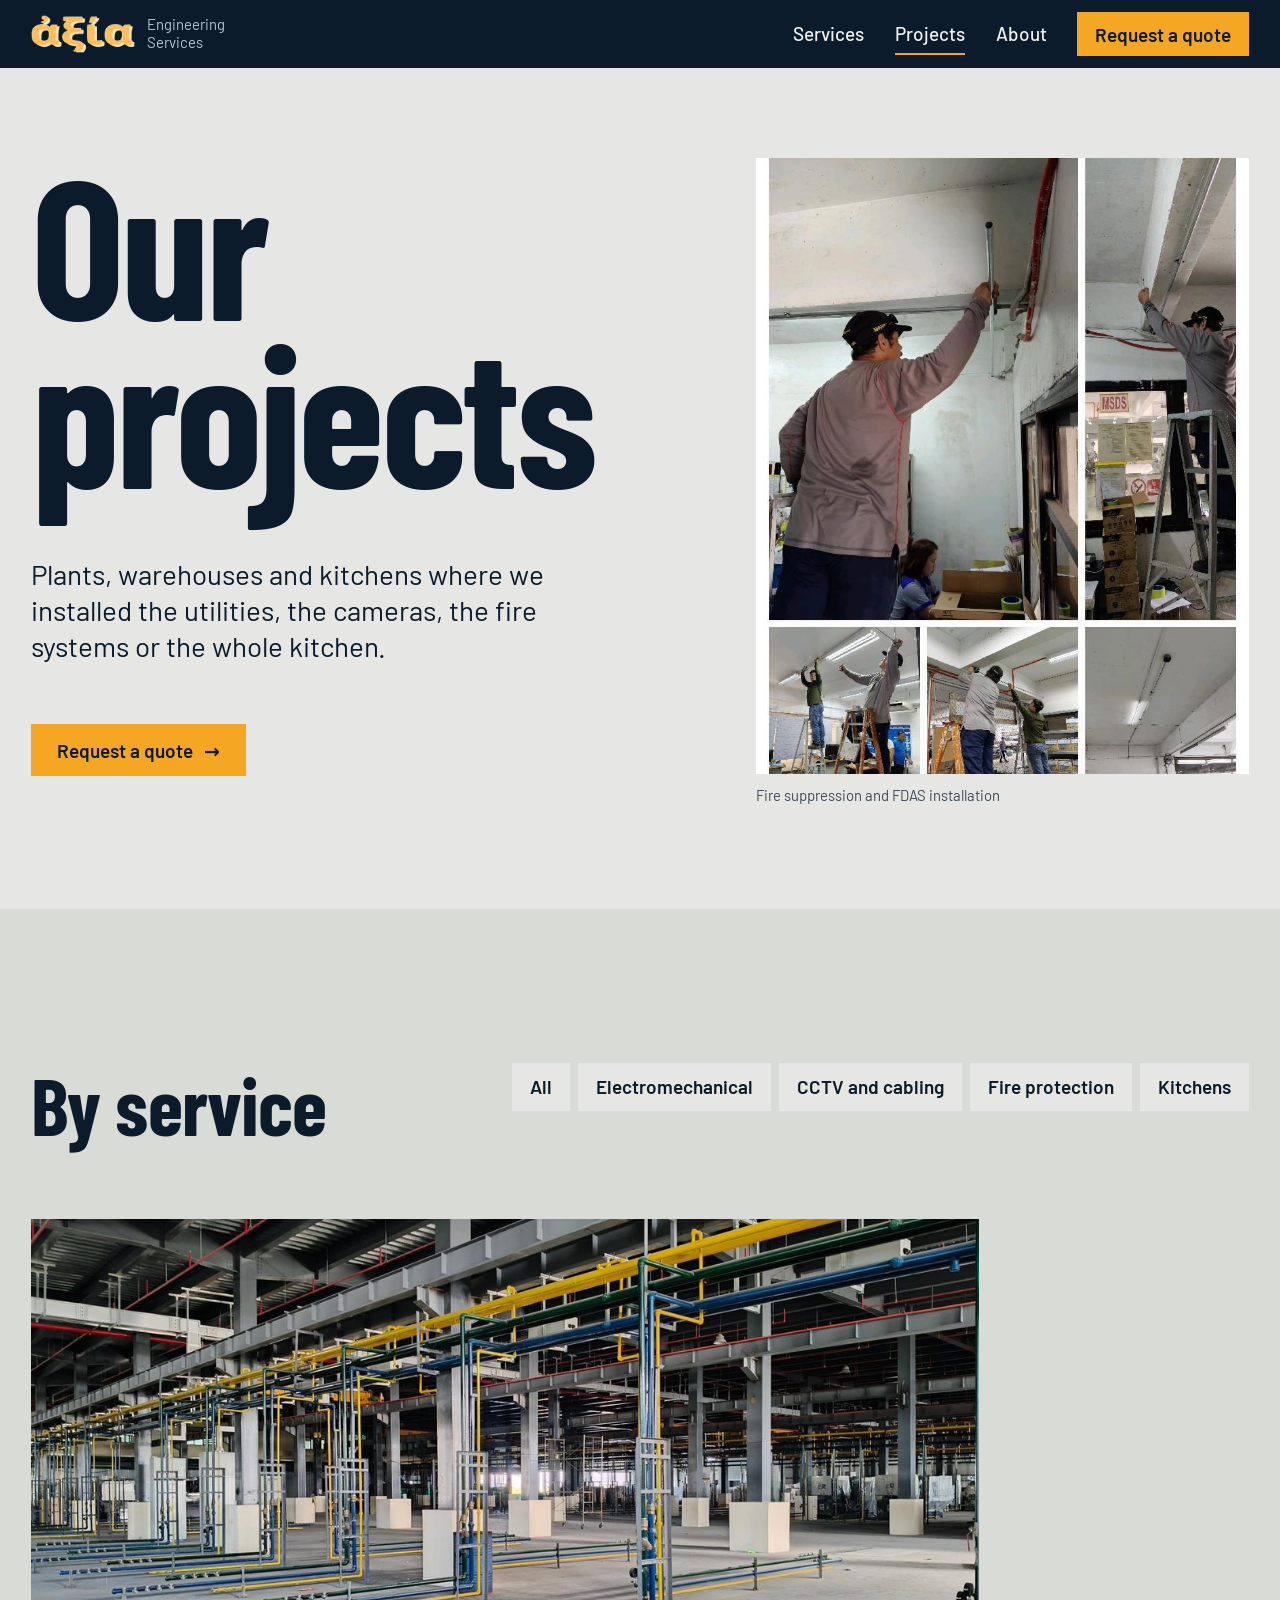
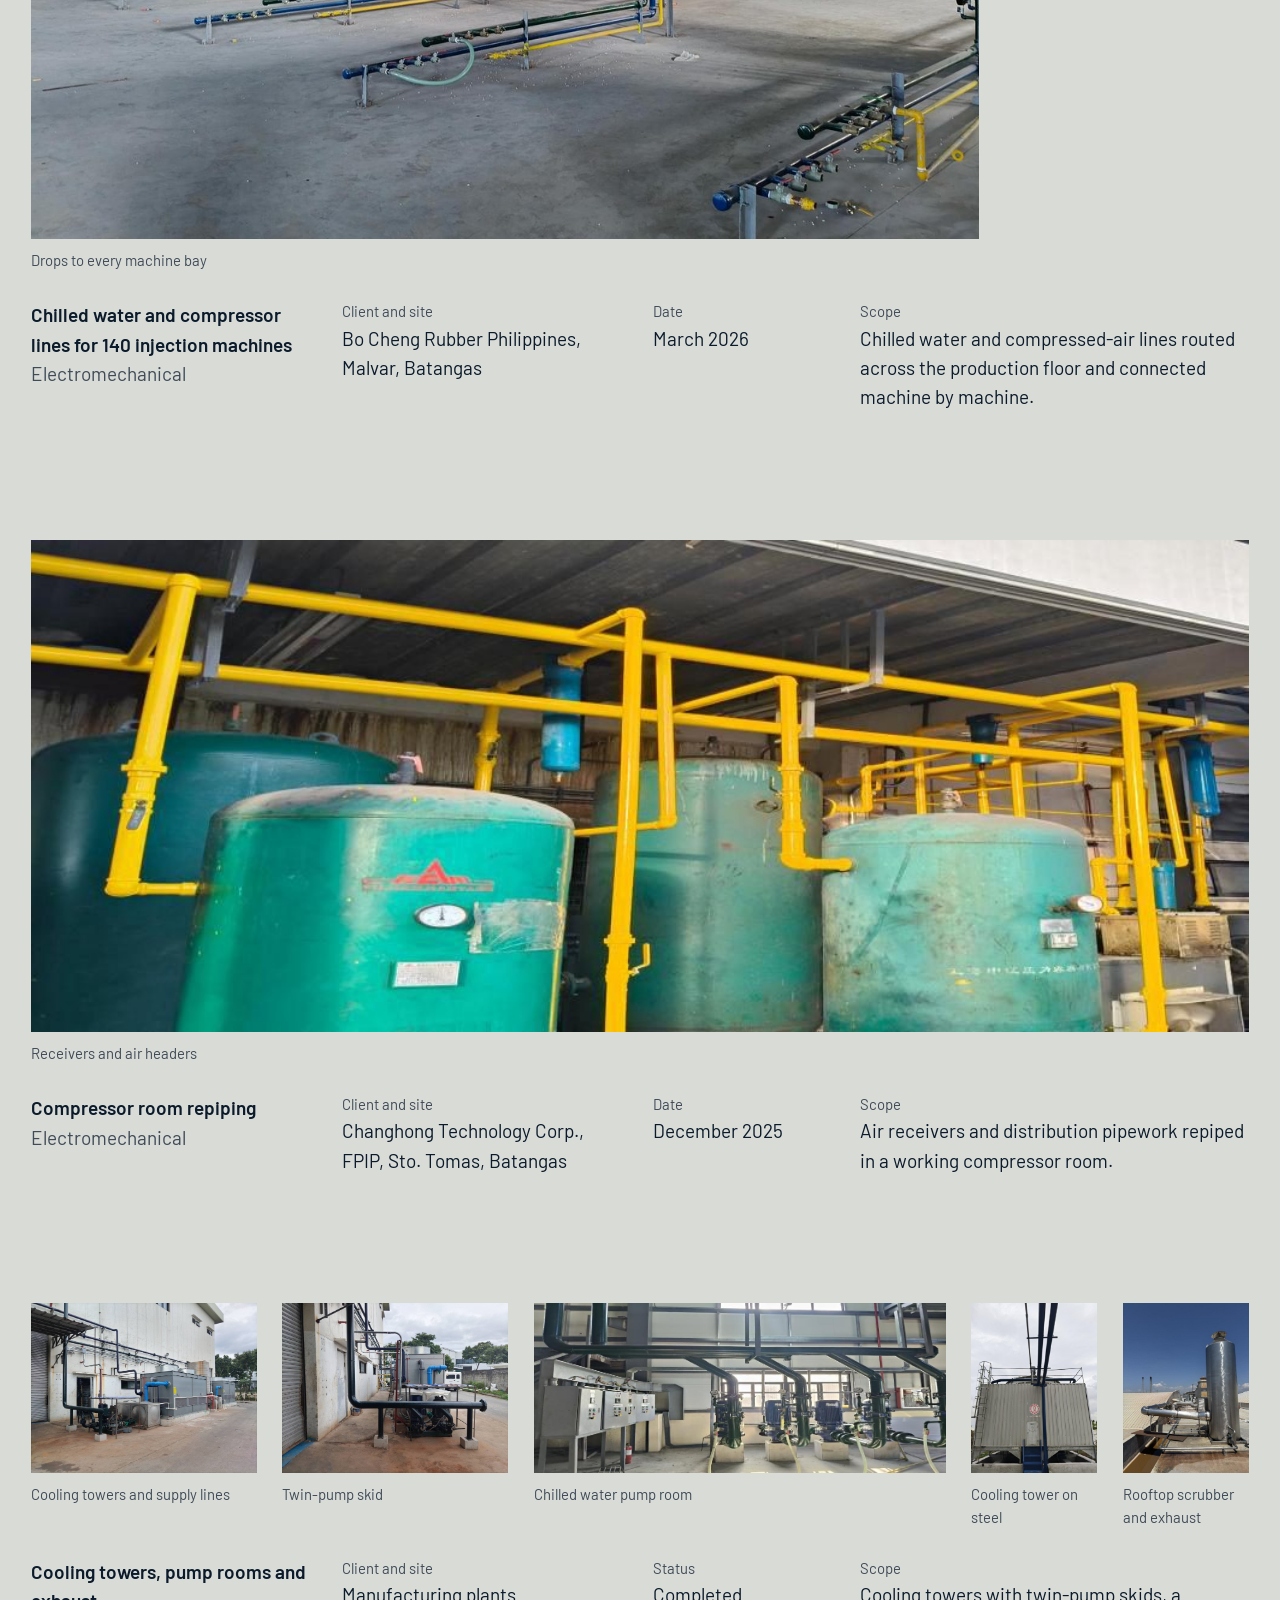
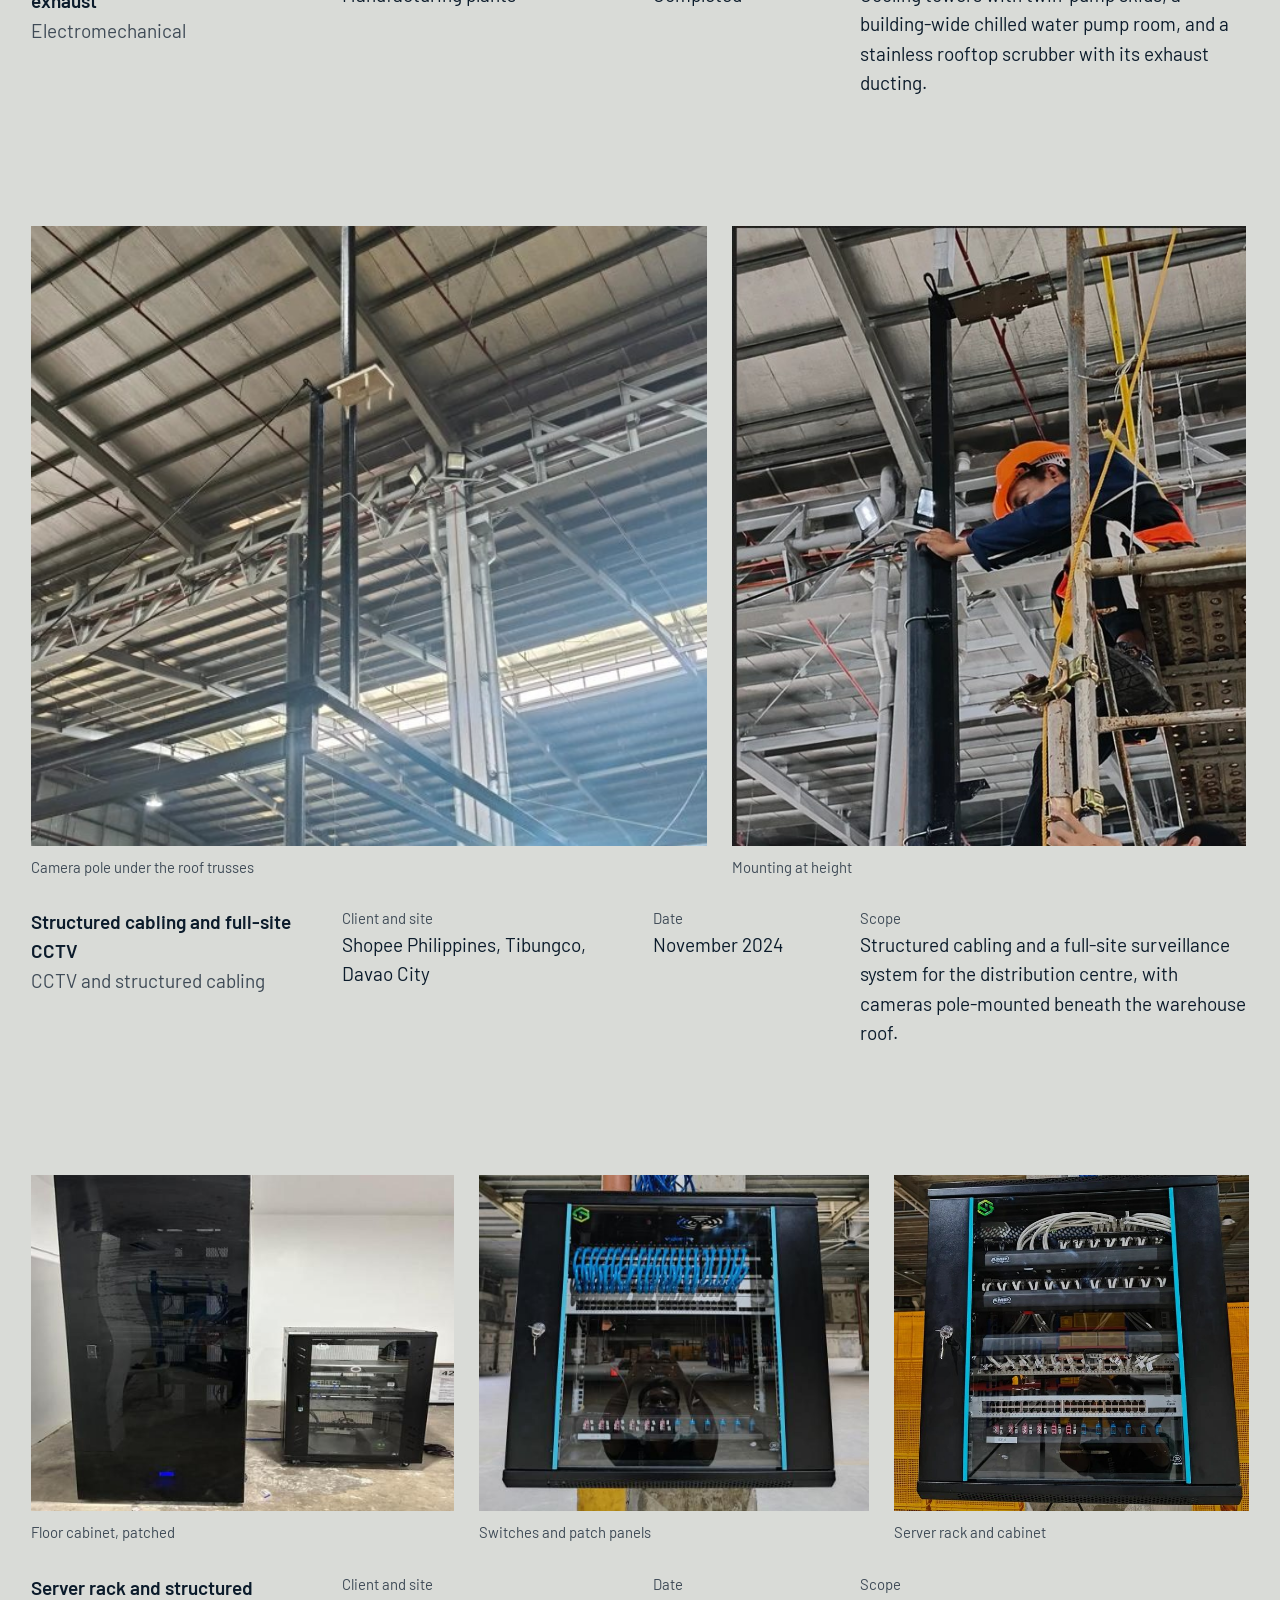
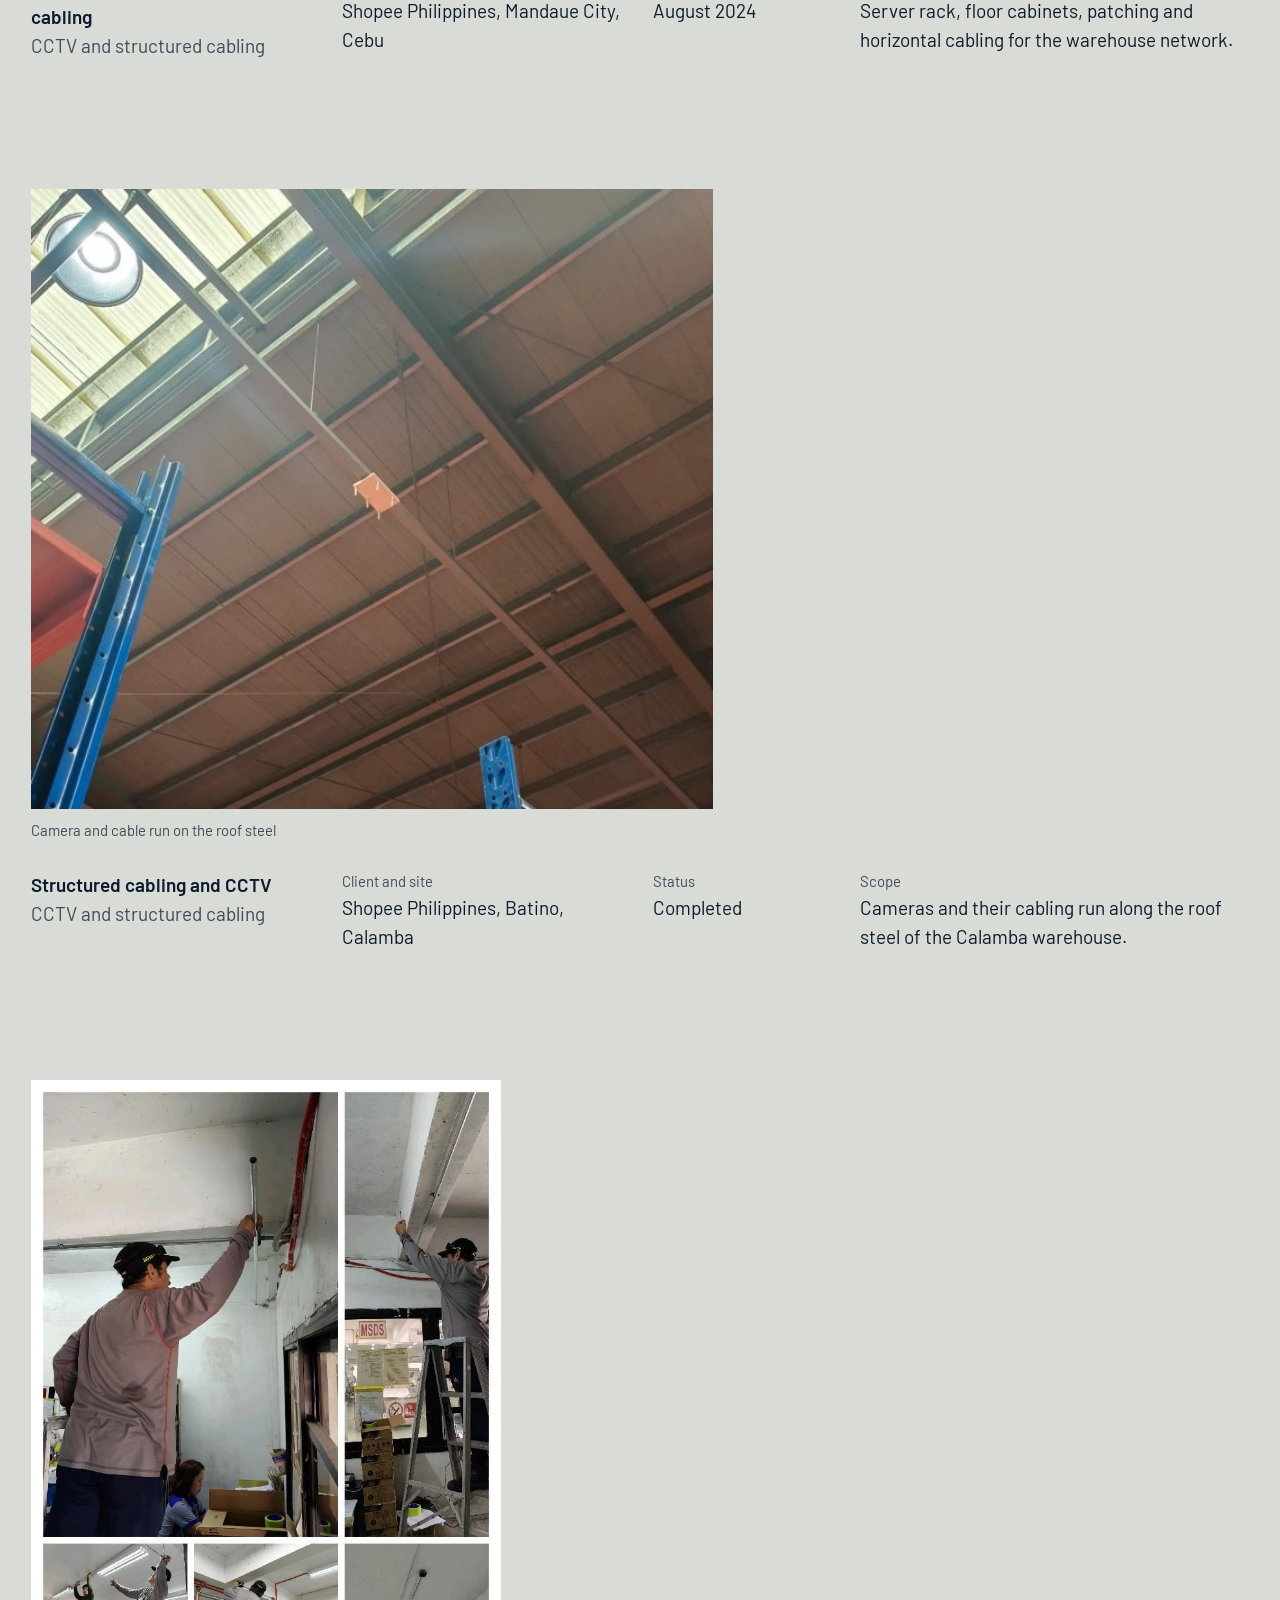
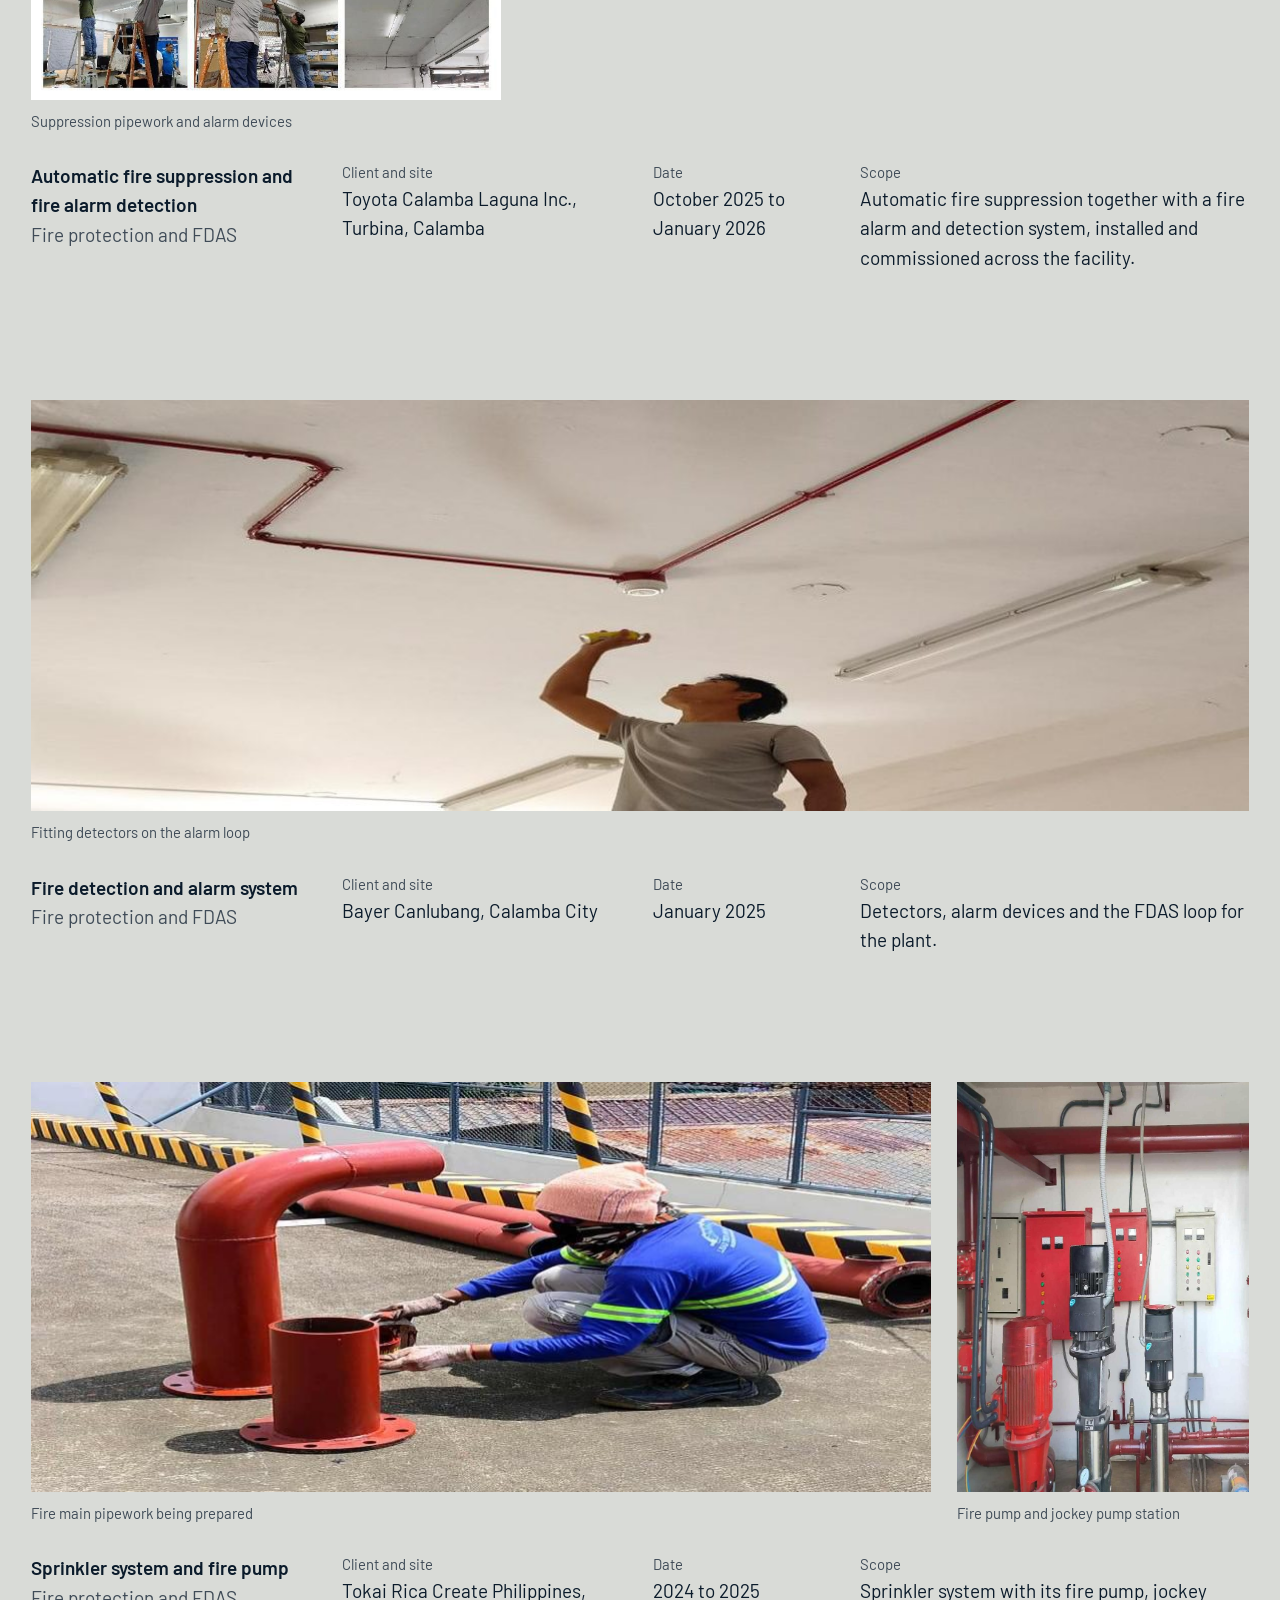
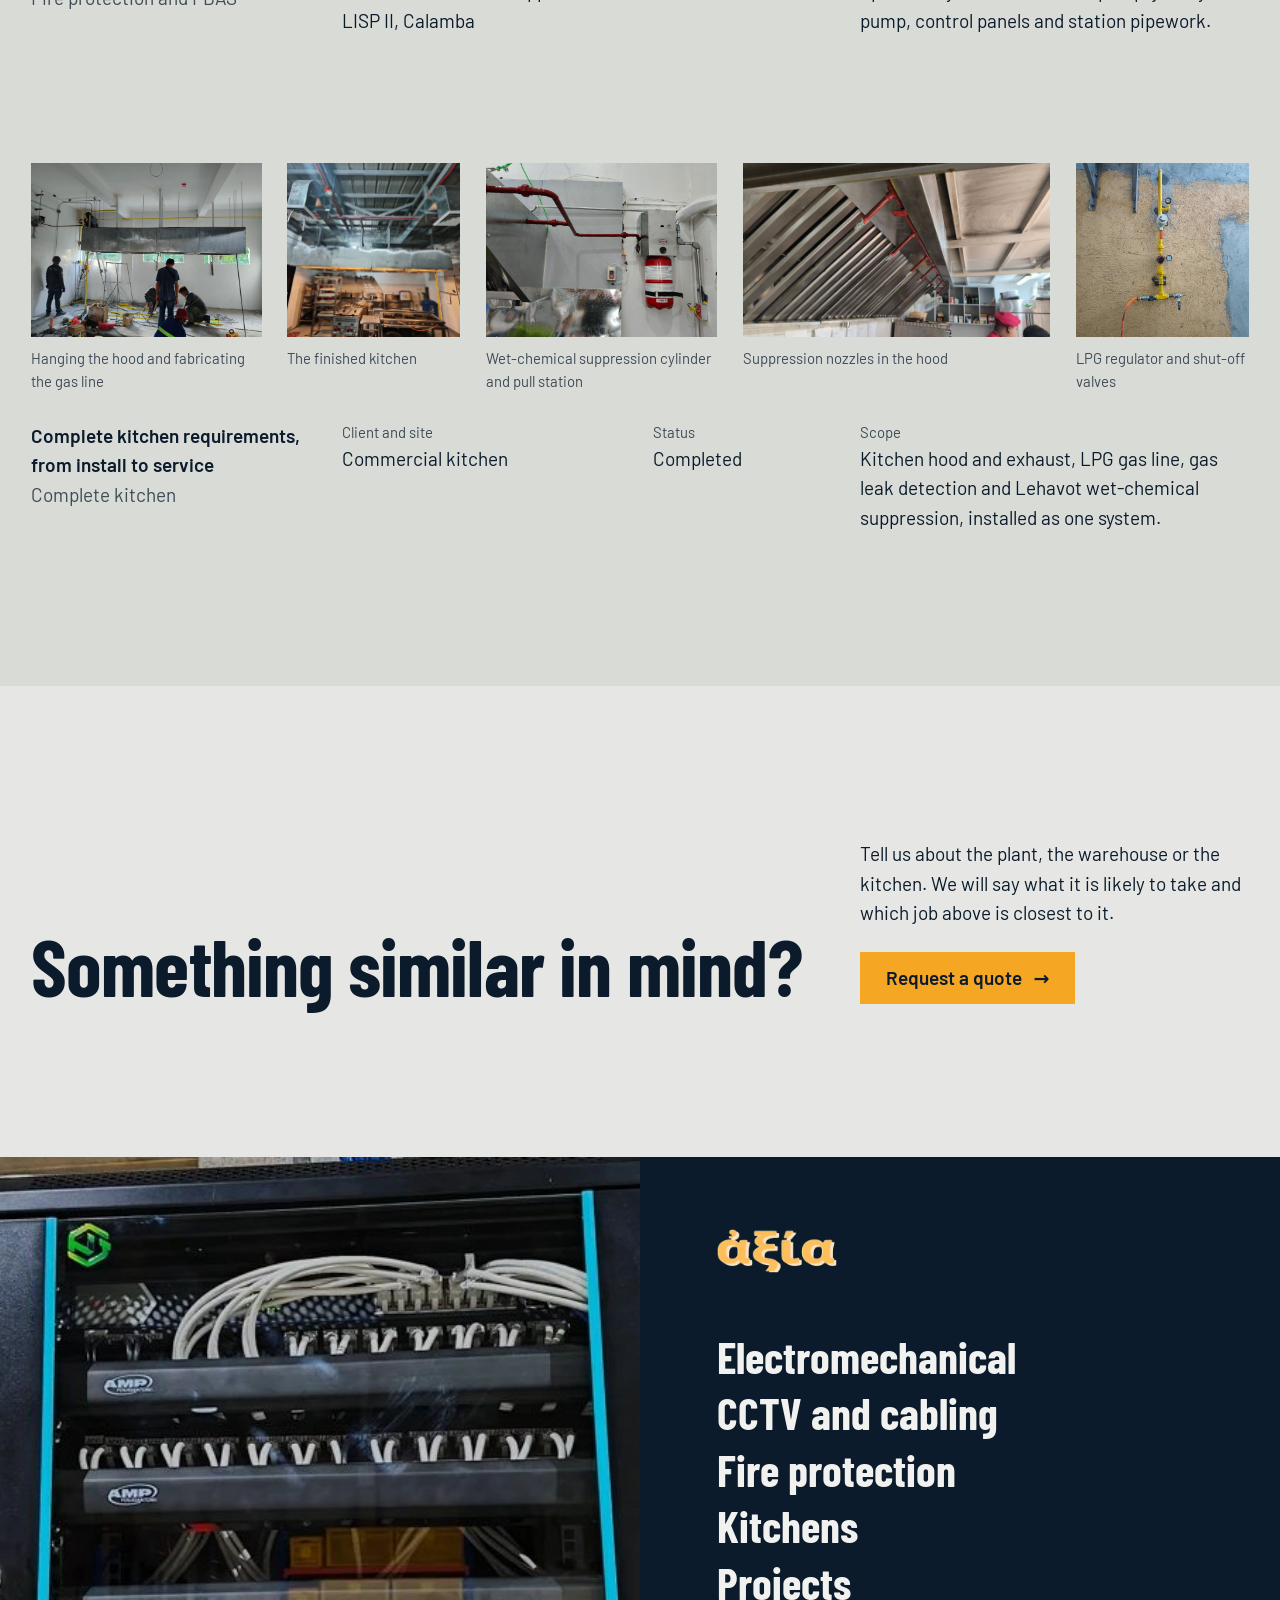
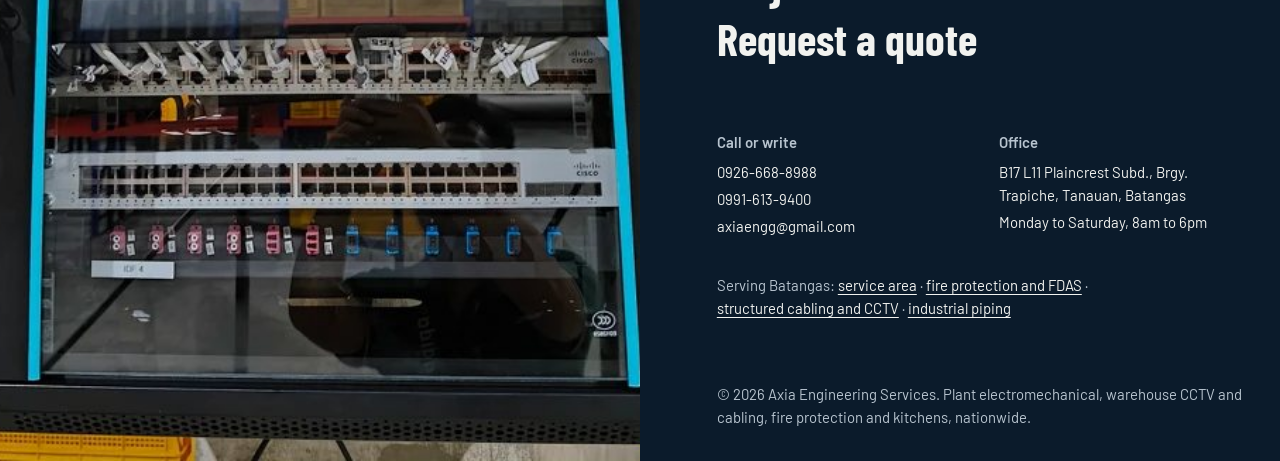
<file: projects.html>
<!doctype html>
<html lang="en">
<head>
<meta charset="utf-8">
<meta name="viewport" content="width=device-width, initial-scale=1">
<title>Projects | Axia Engineering Services</title>
<meta name="description" content="Recent projects by Axia Engineering Services for Toyota, Bayer, Tokai Rica, Shopee, Bo Cheng Rubber, Changhong and others.">
<link rel="canonical" href="https://axiaengg-hash.github.io/Axi-Website/projects.html">
<meta name="theme-color" content="#0b1b2b">
<meta property="og:title" content="Projects | Axia Engineering Services">
<meta property="og:description" content="Recent projects by Axia Engineering Services for Toyota, Bayer, Tokai Rica, Shopee, Bo Cheng Rubber, Changhong and others.">
<meta property="og:type" content="website">
<meta property="og:url" content="https://axiaengg-hash.github.io/Axi-Website/projects.html">
<meta property="og:image" content="https://axiaengg-hash.github.io/Axi-Website/assets/img/hero.jpg">
<meta property="og:locale" content="en_PH">
<link rel="icon" href="assets/img/favicon.png" type="image/png" sizes="64x64">
<link rel="apple-touch-icon" href="assets/img/apple-touch-icon.png">
<link rel="preconnect" href="https://fonts.googleapis.com">
<link rel="preconnect" href="https://fonts.gstatic.com" crossorigin>
<link href="https://fonts.googleapis.com/css2?family=Barlow+Condensed:wght@600;700&family=Barlow:wght@400;500;600&display=swap" rel="stylesheet">
<link rel="stylesheet" href="assets/css/styles.css?v=20261112">
<script>document.documentElement.classList.add('js')</script>
</head>
<body>
<a class="skip-link" href="#main">Skip to main content</a>

<header class="site-header">
  <a class="brand" href="index.html" aria-label="Axia Engineering Services — home">
    <img src="assets/img/logo.png?v=20261008f" alt="Axia" width="604" height="220">
    <span>Engineering<br>Services</span>
  </a>
  <button class="nav-toggle" type="button" aria-expanded="false" aria-controls="primary-nav">Menu</button>
  <nav class="nav" id="primary-nav" aria-label="Main">
    <a href="services.html">Services</a>
    <a href="projects.html" aria-current="page">Projects</a>
    <a href="about.html">About</a>
    <a class="btn" href="contact.html">Request a quote</a>
  </nav>
</header>

<main id="main">
<section class="page-head wrap" aria-labelledby="page-title">
  <div class="grid">
    <h1 id="page-title">Our projects</h1>
    <div class="page-head__text" data-reveal>
      <p>Plants, warehouses and kitchens where we installed the utilities, the cameras, the fire systems or the whole kitchen.</p>
      <a class="btn" href="contact.html">Request a quote <span class="arrow" aria-hidden="true">&rarr;</span></a>
    </div>
    <figure class="page-head__photo">
      <img src="assets/img/projects/toyota-fire-suppression.jpg" alt="Technicians installing fire suppression pipework" width="727" height="959">
      <figcaption class="small">Fire suppression and FDAS installation</figcaption>
    </figure>
  </div>
</section>

<section class="section section--surface" aria-labelledby="list-title">
  <div class="work__head wrap">
    <h2 id="list-title">By service</h2>
    <div class="tabs filter" role="group" aria-label="Show projects by service" hidden>
      <button class="tab" type="button" aria-pressed="true" data-filter="all">All</button>
      <button class="tab" type="button" aria-pressed="false" data-filter="em">Electromechanical</button>
      <button class="tab" type="button" aria-pressed="false" data-filter="cctv">CCTV and cabling</button>
      <button class="tab" type="button" aria-pressed="false" data-filter="fire">Fire protection</button>
      <button class="tab" type="button" aria-pressed="false" data-filter="kitchen">Kitchens</button>
    </div>
  </div>

  <article class="project" id="bo-cheng" data-sys="em" aria-labelledby="bo-cheng-t">
    <div class="strip" data-reveal aria-label="Chilled water and compressor lines for 140 injection machines photos" data-zoom>
      <figure style="--r: 1.529"><div class="frame"><img src="assets/img/projects/bo-cheng-chilled-water.jpg" alt="Chilled water and compressed-air lines dropped to rows of machine bays" width="1200" height="785" loading="lazy"></div><figcaption>Drops to every machine bay</figcaption></figure>
    </div>
    <dl class="facts grid wrap" data-reveal>
      <div class="facts__name"><dt class="visually-hidden">Project</dt><dd id="bo-cheng-t">Chilled water and compressor lines for 140 injection machines <span>Electromechanical</span></dd></div>
      <div class="facts__where"><dt>Client and site</dt><dd>Bo Cheng Rubber Philippines, Malvar, Batangas</dd></div>
      <div class="facts__when"><dt>Date</dt><dd>March 2026</dd></div>
      <div class="facts__who"><dt>Scope</dt><dd>Chilled water and compressed-air lines routed across the production floor and connected machine by machine.</dd></div>
    </dl>
  </article>

  <article class="project" id="changhong" data-sys="em" aria-labelledby="changhong-t">
    <div class="strip" data-reveal aria-label="Compressor room repiping photos" data-zoom>
      <figure style="--r: 2.474"><div class="frame"><img src="assets/img/projects/changhong-compressor-room.jpg" alt="Compressor room with green receiver tanks and yellow air lines" width="1012" height="409" loading="lazy"></div><figcaption>Receivers and air headers</figcaption></figure>
    </div>
    <dl class="facts grid wrap" data-reveal>
      <div class="facts__name"><dt class="visually-hidden">Project</dt><dd id="changhong-t">Compressor room repiping <span>Electromechanical</span></dd></div>
      <div class="facts__where"><dt>Client and site</dt><dd>Changhong Technology Corp., FPIP, Sto. Tomas, Batangas</dd></div>
      <div class="facts__when"><dt>Date</dt><dd>December 2025</dd></div>
      <div class="facts__who"><dt>Scope</dt><dd>Air receivers and distribution pipework repiped in a working compressor room.</dd></div>
    </dl>
  </article>

  <article class="project" id="plant" data-sys="em" aria-labelledby="plant-t">
    <div class="strip" data-reveal aria-label="Cooling towers, pump rooms and exhaust photos" data-zoom>
      <figure style="--r: 1.333"><div class="frame"><img src="assets/img/projects/cooling-towers-wide.jpg" alt="Two cooling towers and pipework along an industrial building" width="1400" height="1050" loading="lazy"></div><figcaption>Cooling towers and supply lines</figcaption></figure>
      <figure style="--r: 1.333"><div class="frame"><img src="assets/img/projects/cooling-towers-pumps.jpg" alt="Twin-pump skid and pipework beside a cooling tower" width="1400" height="1050" loading="lazy"></div><figcaption>Twin-pump skid</figcaption></figure>
      <figure style="--r: 2.433"><div class="frame"><img src="assets/img/projects/pcwp-pump-room.jpg" alt="Chilled water pump room with headers and control panels" width="995" height="409" loading="lazy"></div><figcaption>Chilled water pump room</figcaption></figure>
      <figure style="--r: 0.745"><div class="frame"><img src="assets/img/projects/cooling-tower.jpg" alt="Cooling tower on a structural steel frame" width="789" height="1059" loading="lazy"></div><figcaption>Cooling tower on steel</figcaption></figure>
      <figure style="--r: 0.745"><div class="frame"><img src="assets/img/projects/rooftop-scrubber.jpg" alt="Stainless rooftop scrubber with exhaust ducting" width="789" height="1059" loading="lazy"></div><figcaption>Rooftop scrubber and exhaust</figcaption></figure>
    </div>
    <dl class="facts grid wrap" data-reveal>
      <div class="facts__name"><dt class="visually-hidden">Project</dt><dd id="plant-t">Cooling towers, pump rooms and exhaust <span>Electromechanical</span></dd></div>
      <div class="facts__where"><dt>Client and site</dt><dd>Manufacturing plants</dd></div>
      <div class="facts__when"><dt>Status</dt><dd>Completed</dd></div>
      <div class="facts__who"><dt>Scope</dt><dd>Cooling towers with twin-pump skids, a building-wide chilled water pump room, and a stainless rooftop scrubber with its exhaust ducting.</dd></div>
    </dl>
  </article>

  <article class="project" id="shopee-davao" data-sys="cctv" aria-labelledby="shopee-davao-t">
    <div class="strip" data-reveal aria-label="Structured cabling and full-site CCTV photos" data-zoom>
      <figure style="--r: 1.090"><div class="frame"><img src="assets/img/projects/shopee-davao-cctv-1.jpg" alt="Pole-mounted CCTV camera beneath a warehouse roof" width="544" height="499" loading="lazy"></div><figcaption>Camera pole under the roof trusses</figcaption></figure>
      <figure style="--r: 0.829"><div class="frame"><img src="assets/img/projects/shopee-davao-cctv-2.jpg" alt="Technician mounting a camera at height from a scaffold" width="553" height="667" loading="lazy"></div><figcaption>Mounting at height</figcaption></figure>
    </div>
    <dl class="facts grid wrap" data-reveal>
      <div class="facts__name"><dt class="visually-hidden">Project</dt><dd id="shopee-davao-t">Structured cabling and full-site CCTV <span>CCTV and structured cabling</span></dd></div>
      <div class="facts__where"><dt>Client and site</dt><dd>Shopee Philippines, Tibungco, Davao City</dd></div>
      <div class="facts__when"><dt>Date</dt><dd>November 2024</dd></div>
      <div class="facts__who"><dt>Scope</dt><dd>Structured cabling and a full-site surveillance system for the distribution centre, with cameras pole-mounted beneath the warehouse roof.</dd></div>
    </dl>
  </article>

  <article class="project" id="shopee-cebu" data-sys="cctv" aria-labelledby="shopee-cebu-t">
    <div class="strip" data-reveal aria-label="Server rack and structured cabling photos" data-zoom>
      <figure style="--r: 1.259"><div class="frame"><img src="assets/img/projects/shopee-cebu-rack-1.jpg" alt="Wall cabinet on a warehouse column with blue patch cables" width="515" height="409" loading="lazy"></div><figcaption>Floor cabinet, patched</figcaption></figure>
      <figure style="--r: 1.159"><div class="frame"><img src="assets/img/projects/shopee-cebu-rack-2.jpg" alt="Network cabinet with patch panels and switches" width="474" height="409" loading="lazy"></div><figcaption>Switches and patch panels</figcaption></figure>
      <figure style="--r: 1.056"><div class="frame"><img src="assets/img/projects/shopee-cebu-rack-3.jpg" alt="Server rack and wall cabinet" width="676" height="640" loading="lazy"></div><figcaption>Server rack and cabinet</figcaption></figure>
    </div>
    <dl class="facts grid wrap" data-reveal>
      <div class="facts__name"><dt class="visually-hidden">Project</dt><dd id="shopee-cebu-t">Server rack and structured cabling <span>CCTV and structured cabling</span></dd></div>
      <div class="facts__where"><dt>Client and site</dt><dd>Shopee Philippines, Mandaue City, Cebu</dd></div>
      <div class="facts__when"><dt>Date</dt><dd>August 2024</dd></div>
      <div class="facts__who"><dt>Scope</dt><dd>Server rack, floor cabinets, patching and horizontal cabling for the warehouse network.</dd></div>
    </dl>
  </article>

  <article class="project" id="shopee-batino" data-sys="cctv" aria-labelledby="shopee-batino-t">
    <div class="strip" data-reveal aria-label="Structured cabling and CCTV photos" data-zoom>
      <figure style="--r: 1.100"><div class="frame"><img src="assets/img/projects/shopee-batino-cctv-1.jpg" alt="Camera and cable run fixed to warehouse roof steel" width="607" height="552" loading="lazy"></div><figcaption>Camera and cable run on the roof steel</figcaption></figure>
    </div>
    <dl class="facts grid wrap" data-reveal>
      <div class="facts__name"><dt class="visually-hidden">Project</dt><dd id="shopee-batino-t">Structured cabling and CCTV <span>CCTV and structured cabling</span></dd></div>
      <div class="facts__where"><dt>Client and site</dt><dd>Shopee Philippines, Batino, Calamba</dd></div>
      <div class="facts__when"><dt>Status</dt><dd>Completed</dd></div>
      <div class="facts__who"><dt>Scope</dt><dd>Cameras and their cabling run along the roof steel of the Calamba warehouse.</dd></div>
    </dl>
  </article>

  <article class="project" id="toyota" data-sys="fire" aria-labelledby="toyota-t">
    <div class="strip" data-reveal aria-label="Automatic fire suppression and fire alarm detection photos" data-zoom>
      <figure style="--r: 0.758"><div class="frame"><img src="assets/img/projects/toyota-fire-suppression.jpg" alt="Technicians installing fire suppression pipework and alarm devices" width="727" height="959" loading="lazy"></div><figcaption>Suppression pipework and alarm devices</figcaption></figure>
    </div>
    <dl class="facts grid wrap" data-reveal>
      <div class="facts__name"><dt class="visually-hidden">Project</dt><dd id="toyota-t">Automatic fire suppression and fire alarm detection <span>Fire protection and FDAS</span></dd></div>
      <div class="facts__where"><dt>Client and site</dt><dd>Toyota Calamba Laguna Inc., Turbina, Calamba</dd></div>
      <div class="facts__when"><dt>Date</dt><dd>October 2025 to January 2026</dd></div>
      <div class="facts__who"><dt>Scope</dt><dd>Automatic fire suppression together with a fire alarm and detection system, installed and commissioned across the facility.</dd></div>
    </dl>
  </article>

  <article class="project" id="bayer" data-sys="fire" aria-labelledby="bayer-t">
    <div class="strip" data-reveal aria-label="Fire detection and alarm system photos" data-zoom>
      <figure style="--r: 2.963"><div class="frame"><img src="assets/img/projects/bayer-fdas.jpg" alt="Technician fitting a ceiling-mounted detector on the fire alarm loop" width="1200" height="405" loading="lazy"></div><figcaption>Fitting detectors on the alarm loop</figcaption></figure>
    </div>
    <dl class="facts grid wrap" data-reveal>
      <div class="facts__name"><dt class="visually-hidden">Project</dt><dd id="bayer-t">Fire detection and alarm system <span>Fire protection and FDAS</span></dd></div>
      <div class="facts__where"><dt>Client and site</dt><dd>Bayer Canlubang, Calamba City</dd></div>
      <div class="facts__when"><dt>Date</dt><dd>January 2025</dd></div>
      <div class="facts__who"><dt>Scope</dt><dd>Detectors, alarm devices and the FDAS loop for the plant.</dd></div>
    </dl>
  </article>

  <article class="project" id="tokai" data-sys="fire" aria-labelledby="tokai-t">
    <div class="strip" data-reveal aria-label="Sprinkler system and fire pump photos" data-zoom>
      <figure style="--r: 2.196"><div class="frame"><img src="assets/img/projects/tokai-rica-sprinkler.jpg" alt="Red fire main pipework being prepared" width="898" height="409" loading="lazy"></div><figcaption>Fire main pipework being prepared</figcaption></figure>
      <figure style="--r: 0.714"><div class="frame"><img src="assets/img/projects/fire-pump-station.jpg" alt="Fire pump, jockey pump and control panels in a pump room" width="789" height="1105" loading="lazy"></div><figcaption>Fire pump and jockey pump station</figcaption></figure>
    </div>
    <dl class="facts grid wrap" data-reveal>
      <div class="facts__name"><dt class="visually-hidden">Project</dt><dd id="tokai-t">Sprinkler system and fire pump <span>Fire protection and FDAS</span></dd></div>
      <div class="facts__where"><dt>Client and site</dt><dd>Tokai Rica Create Philippines, LISP II, Calamba</dd></div>
      <div class="facts__when"><dt>Date</dt><dd>2024 to 2025</dd></div>
      <div class="facts__who"><dt>Scope</dt><dd>Sprinkler system with its fire pump, jockey pump, control panels and station pipework.</dd></div>
    </dl>
  </article>

  <article class="project" id="kitchen" data-sys="kitchen" aria-labelledby="kitchen-t">
    <div class="strip" data-reveal aria-label="Complete kitchen requirements, from install to service photos" data-zoom>
      <figure style="--r: 1.333"><div class="frame"><img src="assets/img/projects/kitchen-install.jpg" alt="Axia crew hanging a kitchen hood and fabricating yellow gas pipework on site" width="1400" height="1050" loading="lazy"></div><figcaption>Hanging the hood and fabricating the gas line</figcaption></figure>
      <figure style="--r: 1.000"><div class="frame"><img src="assets/img/projects/kitchen-complete.jpg" alt="Completed commercial kitchen with stainless hood, exhaust ducting and a yellow gas line serving the cooking line" width="1400" height="1400" loading="lazy"></div><figcaption>The finished kitchen</figcaption></figure>
      <figure style="--r: 1.333"><div class="frame"><img src="assets/img/projects/kitchen-suppression.jpg" alt="Wet-chemical suppression cylinder and control head beside the hood, with a manual pull station" width="1400" height="1050" loading="lazy"></div><figcaption>Wet-chemical suppression cylinder and pull station</figcaption></figure>
      <figure style="--r: 1.777"><div class="frame"><img src="assets/img/projects/kitchen-hood-nozzles.jpg" alt="Wet-chemical suppression nozzles on red piping inside a stainless steel kitchen hood" width="1400" height="788" loading="lazy"></div><figcaption>Suppression nozzles in the hood</figcaption></figure>
      <figure style="--r: 1.000"><div class="frame"><img src="assets/img/projects/kitchen-gas-line.jpg" alt="Wall-mounted LPG gas line with pressure regulator, gauges and shut-off valves" width="1000" height="1000" loading="lazy"></div><figcaption>LPG regulator and shut-off valves</figcaption></figure>
    </div>
    <dl class="facts grid wrap" data-reveal>
      <div class="facts__name"><dt class="visually-hidden">Project</dt><dd id="kitchen-t">Complete kitchen requirements, from install to service <span>Complete kitchen</span></dd></div>
      <div class="facts__where"><dt>Client and site</dt><dd>Commercial kitchen</dd></div>
      <div class="facts__when"><dt>Status</dt><dd>Completed</dd></div>
      <div class="facts__who"><dt>Scope</dt><dd>Kitchen hood and exhaust, LPG gas line, gas leak detection and Lehavot wet-chemical suppression, installed as one system.</dd></div>
    </dl>
  </article>

</section>

<section class="section wrap" aria-labelledby="next-title">
  <div class="grid closing">
    <h2 id="next-title">Something similar in mind?</h2>
    <div class="closing__text" data-reveal>
      <p>Tell us about the plant, the warehouse or the kitchen. We will say what it is likely to take and which job above is closest to it.</p>
      <a class="btn" href="contact.html">Request a quote <span class="arrow" aria-hidden="true">&rarr;</span></a>
    </div>
  </div>
</section>
</main>

<footer class="site-footer">
  <figure class="site-footer__photo">
    <img src="assets/img/projects/shopee-cebu-rack-3.jpg" alt="Network cabinet with labelled patch panels and switches, installed by Axia" width="676" height="640" loading="lazy">
  </figure>
  <div class="site-footer__body">
    <a class="brand" href="index.html" aria-label="Axia Engineering Services — home">
      <img src="assets/img/logo.png?v=20261008f" alt="Axia" width="604" height="220">
    </a>
    <nav class="footer-menu" aria-label="Footer">
      <ul>
        <li><a href="services.html#electromechanical">Electromechanical</a></li>
        <li><a href="services.html#cctv">CCTV and cabling</a></li>
        <li><a href="services.html#fire">Fire protection</a></li>
        <li><a href="services.html#kitchen">Kitchens</a></li>
        <li><a href="projects.html">Projects</a></li>
        <li><a href="contact.html">Request a quote</a></li>
      </ul>
    </nav>
    <div class="footer-blocks">
      <div>
        <h2>Call or write</h2>
        <p><a href="tel:+639266688988">0926-668-8988</a></p>
        <p><a href="tel:+639916139400">0991-613-9400</a></p>
        <p><a href="mailto:axiaengg@gmail.com">axiaengg@gmail.com</a></p>
      </div>
      <div>
        <h2>Office</h2>
        <p>B17 L11 Plaincrest Subd., Brgy. Trapiche, Tanauan, Batangas</p>
        <p>Monday to Saturday, 8am to 6pm</p>
      </div>
    </div>
    <p class="footer-areas small">Serving Batangas: <a href="batangas.html">service area</a> · <a href="fire-protection-batangas.html">fire protection and FDAS</a> · <a href="structured-cabling-batangas.html">structured cabling and CCTV</a> · <a href="industrial-piping-batangas.html">industrial piping</a></p>
    <p class="legal">&copy; <span data-year>2026</span> Axia Engineering Services. Plant electromechanical, warehouse CCTV and cabling, fire protection and kitchens, nationwide.</p>
  </div>
</footer>

<script src="assets/js/main.js?v=20261030b" defer></script>
</body>
</html>
</file>
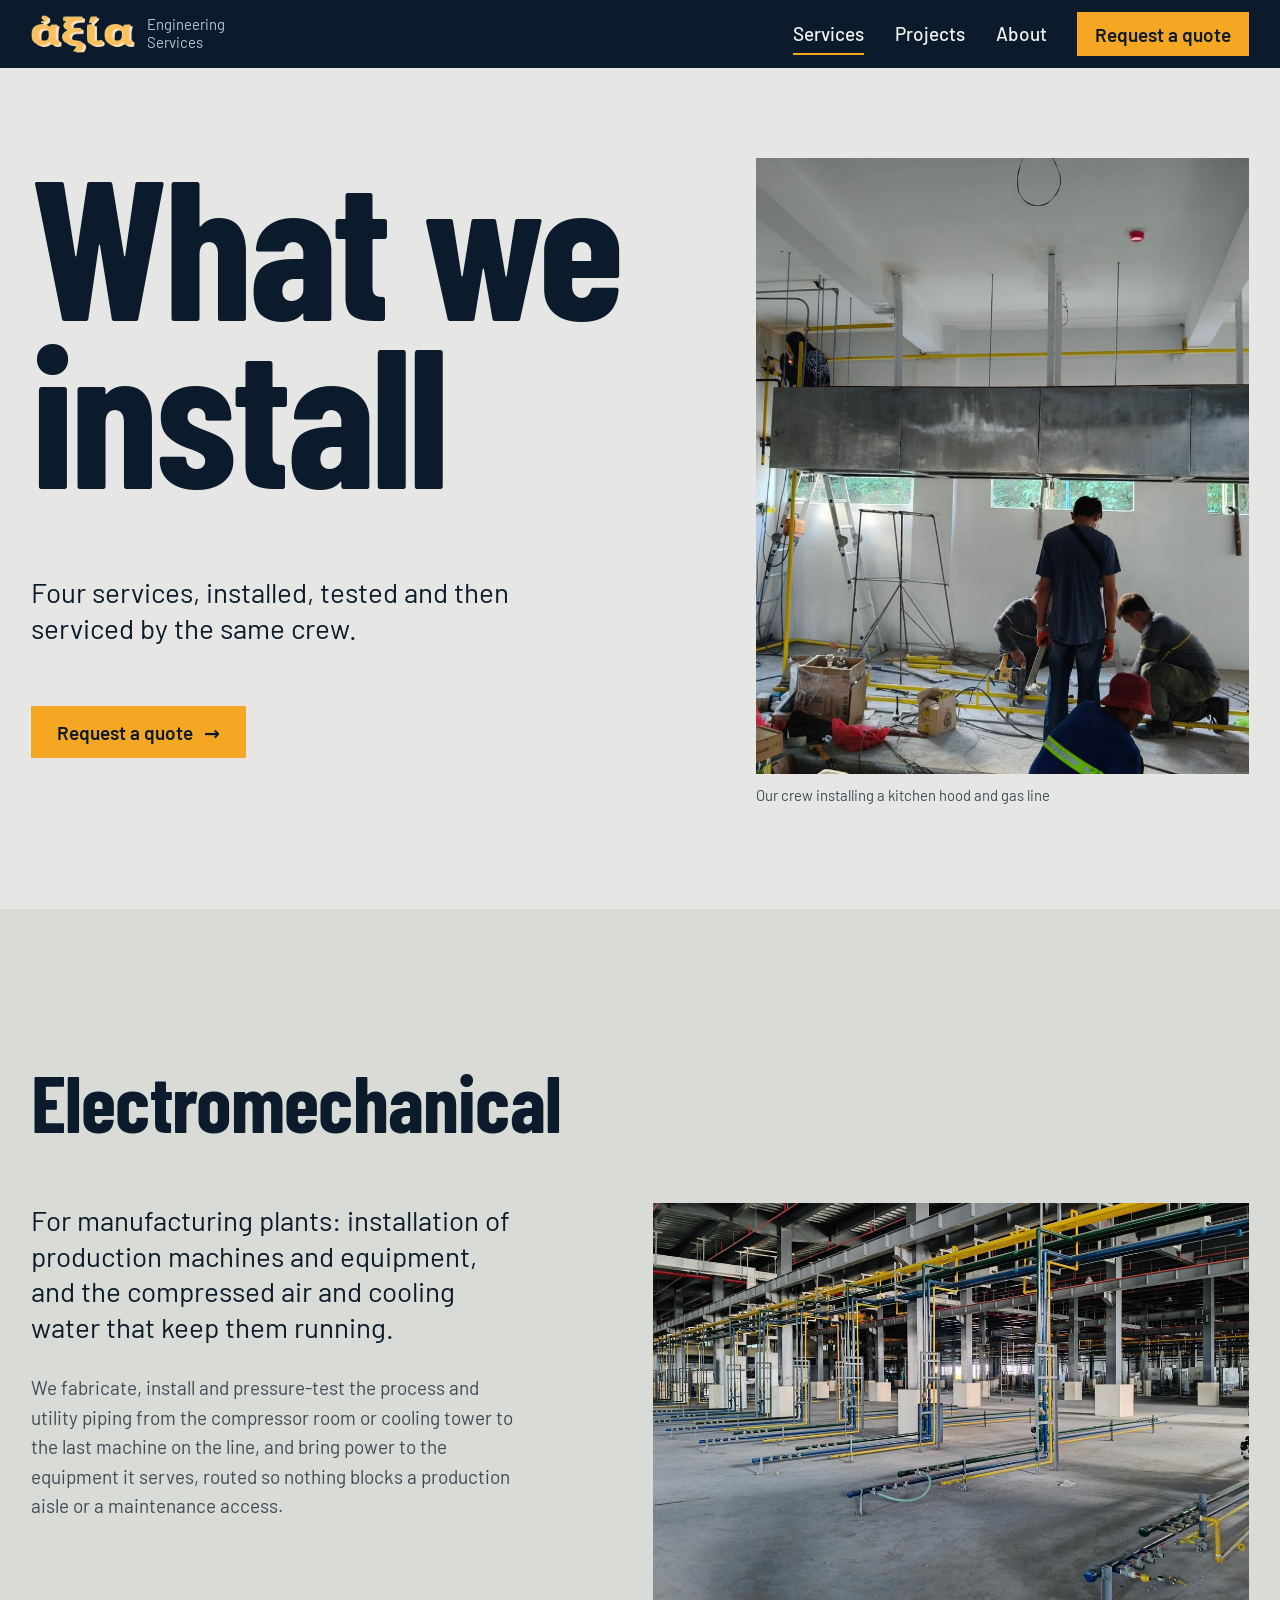
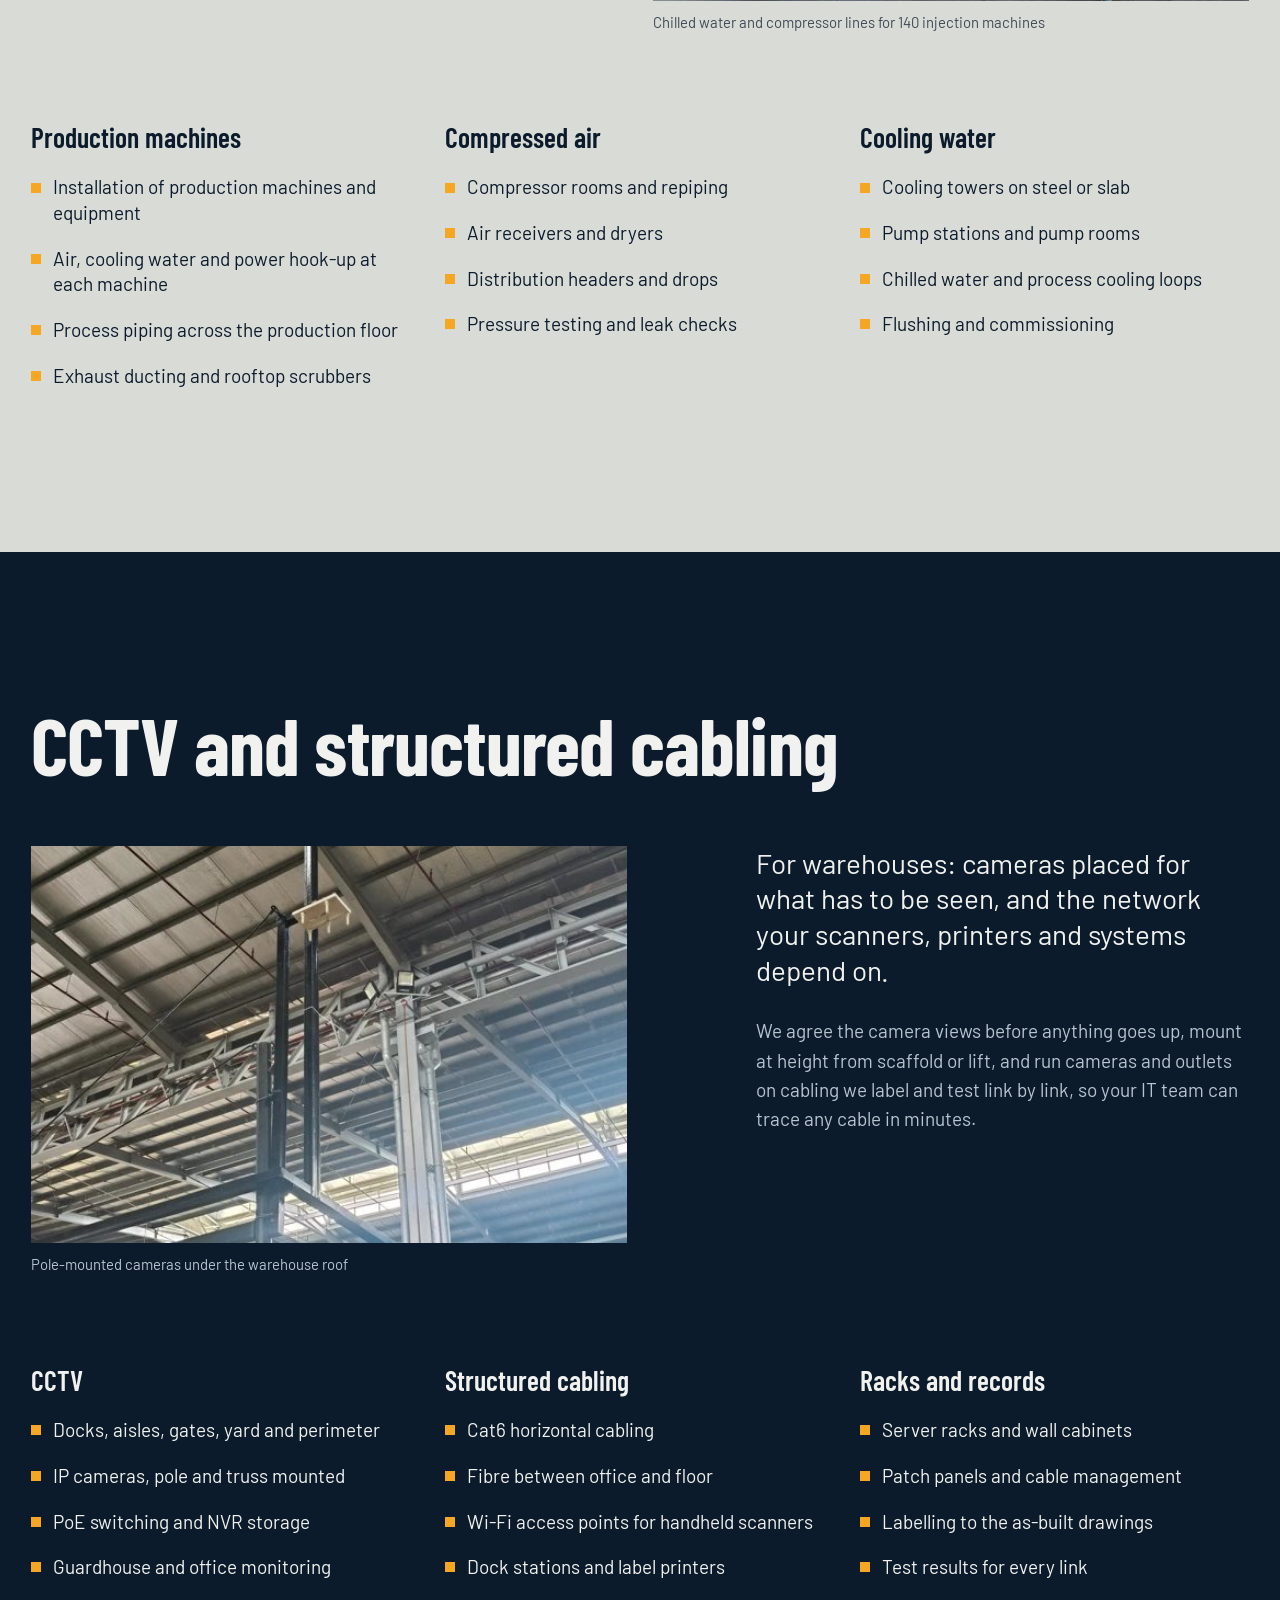
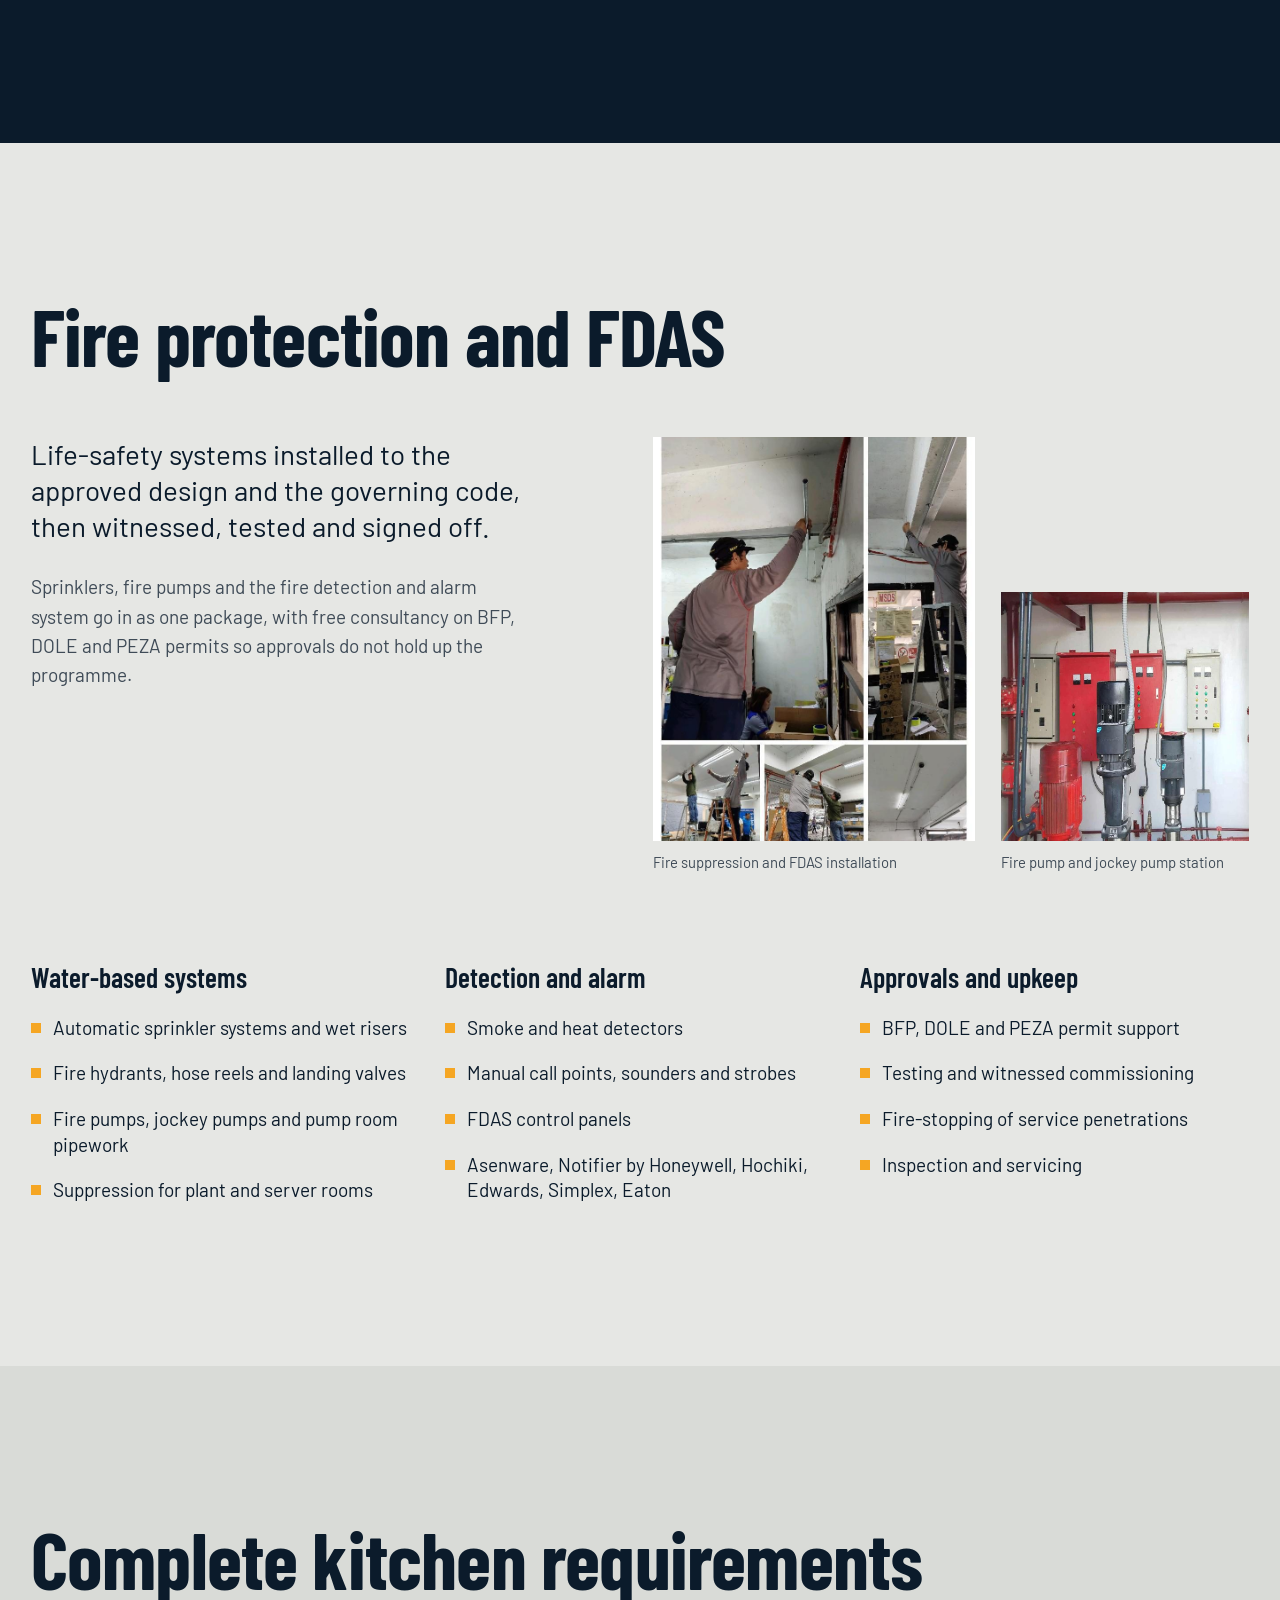
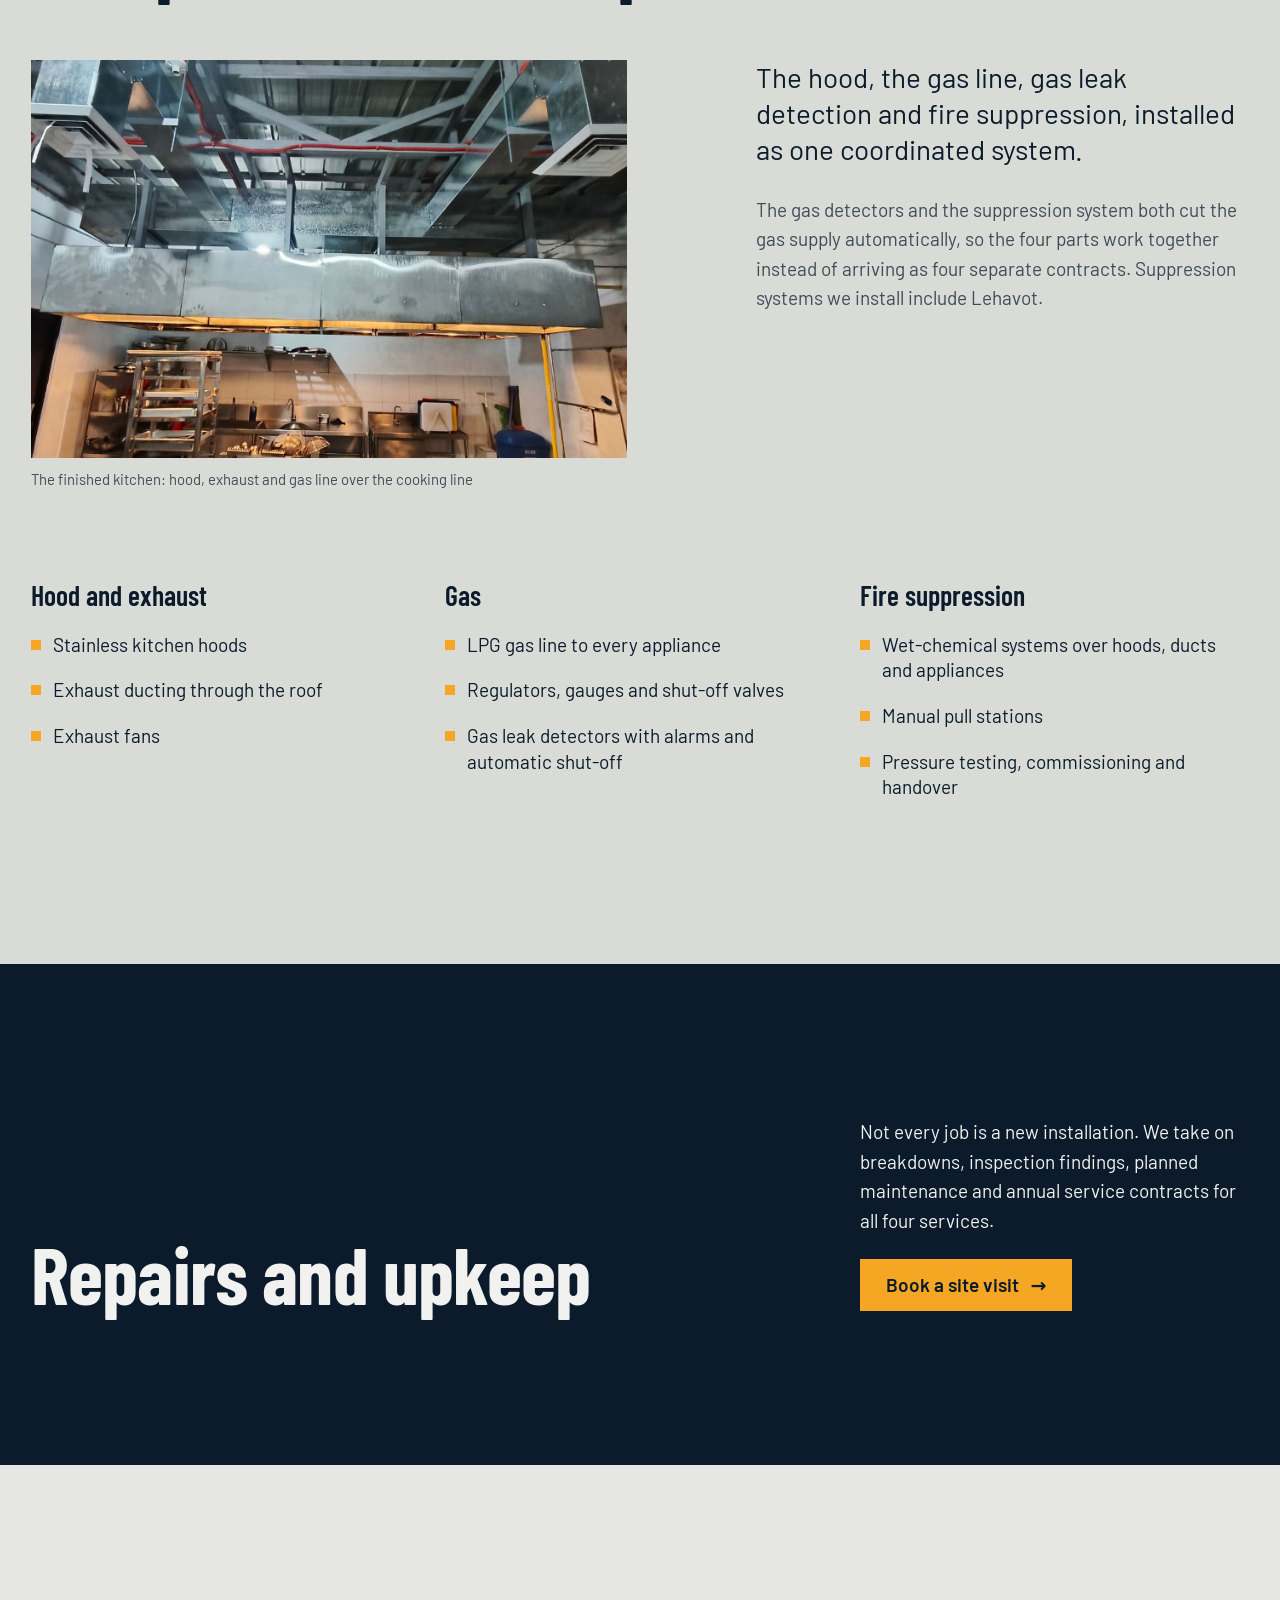
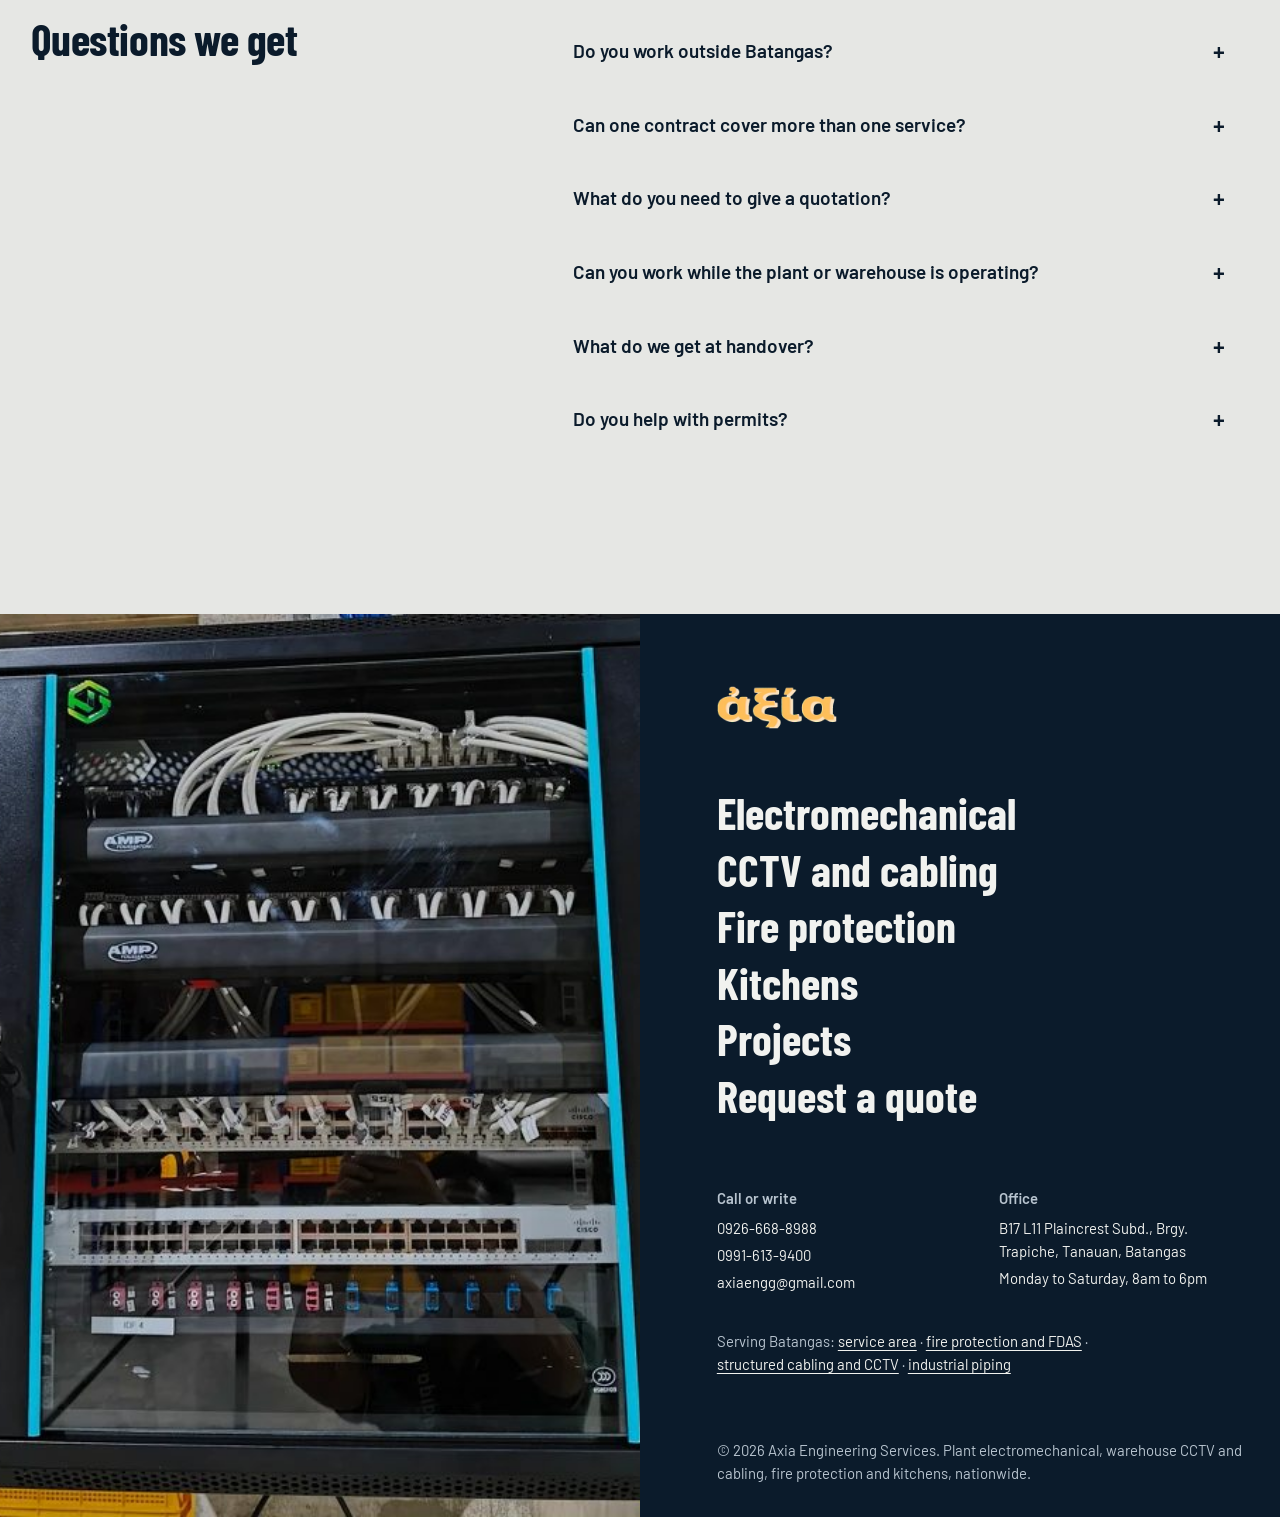
<file: services.html>
<!doctype html>
<html lang="en">
<head>
<meta charset="utf-8">
<meta name="viewport" content="width=device-width, initial-scale=1">
<title>Services — Electromechanical, CCTV & Cabling, Fire Protection & FDAS, Kitchens | Axia</title>
<meta name="description" content="Compressed air and cooling water for production machines, warehouse CCTV and structured cabling, sprinklers, fire pumps and FDAS, and complete kitchen requirements, plus repairs and maintenance.">
<link rel="canonical" href="https://axiaengg-hash.github.io/Axi-Website/services.html">
<meta name="theme-color" content="#0b1b2b">
<meta property="og:title" content="Services — Electromechanical, CCTV & Cabling, Fire Protection & FDAS, Kitchens | Axia">
<meta property="og:description" content="Compressed air and cooling water for production machines, warehouse CCTV and structured cabling, sprinklers, fire pumps and FDAS, and complete kitchen requirements, plus repairs and maintenance.">
<meta property="og:type" content="website">
<meta property="og:url" content="https://axiaengg-hash.github.io/Axi-Website/services.html">
<meta property="og:image" content="https://axiaengg-hash.github.io/Axi-Website/assets/img/hero.jpg">
<meta property="og:locale" content="en_PH">
<link rel="icon" href="assets/img/favicon.png" type="image/png" sizes="64x64">
<link rel="apple-touch-icon" href="assets/img/apple-touch-icon.png">
<link rel="preconnect" href="https://fonts.googleapis.com">
<link rel="preconnect" href="https://fonts.gstatic.com" crossorigin>
<link href="https://fonts.googleapis.com/css2?family=Barlow+Condensed:wght@600;700&family=Barlow:wght@400;500;600&display=swap" rel="stylesheet">
<link rel="stylesheet" href="assets/css/styles.css?v=20261112">
<script>document.documentElement.classList.add('js')</script>
</head>
<body>
<a class="skip-link" href="#main">Skip to main content</a>

<header class="site-header">
  <a class="brand" href="index.html" aria-label="Axia Engineering Services — home">
    <img src="assets/img/logo.png?v=20261008f" alt="Axia" width="604" height="220">
    <span>Engineering<br>Services</span>
  </a>
  <button class="nav-toggle" type="button" aria-expanded="false" aria-controls="primary-nav">Menu</button>
  <nav class="nav" id="primary-nav" aria-label="Main">
    <a href="services.html" aria-current="page">Services</a>
    <a href="projects.html">Projects</a>
    <a href="about.html">About</a>
    <a class="btn" href="contact.html">Request a quote</a>
  </nav>
</header>

<main id="main">
<section class="page-head wrap" aria-labelledby="page-title">
  <div class="grid">
    <h1 id="page-title">What we install</h1>
    <div class="page-head__text" data-reveal>
      <p>Four services, installed, tested and then serviced by the same crew.</p>
      <a class="btn" href="contact.html">Request a quote <span class="arrow" aria-hidden="true">&rarr;</span></a>
    </div>
    <figure class="page-head__photo">
      <img src="assets/img/projects/kitchen-install.jpg" alt="Axia crew hanging a kitchen hood and fabricating gas pipework on site" width="1400" height="1050">
      <figcaption class="small">Our crew installing a kitchen hood and gas line</figcaption>
    </figure>
  </div>
</section>

<section class="section section--surface wrap chapter" id="electromechanical" aria-labelledby="em-title">
  <div class="grid">
    <div class="chapter__title" data-reveal><h2 id="em-title">Electromechanical</h2></div>
    <div class="chapter__intro" data-reveal>
      <p>For manufacturing plants: installation of production machines and equipment, and the compressed air and cooling water that keep them running.</p>
      <p class="small">We fabricate, install and pressure-test the process and utility piping from the compressor room or cooling tower to the last machine on the line, and bring power to the equipment it serves, routed so nothing blocks a production aisle or a maintenance access.</p>
    </div>
    <figure class="chapter__photo">
      <img src="assets/img/projects/bo-cheng-chilled-water.jpg" alt="Chilled water and compressed-air lines dropped to rows of machine bays across a factory floor" width="1200" height="785" loading="lazy">
      <figcaption class="small">Chilled water and compressor lines for 140 injection machines</figcaption>
    </figure>
    <div class="chapter__lists" data-reveal>
      <div>
        <h3>Production machines</h3>
        <ul class="scope">
          <li>Installation of production machines and equipment</li>
          <li>Air, cooling water and power hook-up at each machine</li>
          <li>Process piping across the production floor</li>
          <li>Exhaust ducting and rooftop scrubbers</li>
        </ul>
      </div>
      <div>
        <h3>Compressed air</h3>
        <ul class="scope">
          <li>Compressor rooms and repiping</li>
          <li>Air receivers and dryers</li>
          <li>Distribution headers and drops</li>
          <li>Pressure testing and leak checks</li>
        </ul>
      </div>
      <div>
        <h3>Cooling water</h3>
        <ul class="scope">
          <li>Cooling towers on steel or slab</li>
          <li>Pump stations and pump rooms</li>
          <li>Chilled water and process cooling loops</li>
          <li>Flushing and commissioning</li>
        </ul>
      </div>
    </div>
  </div>
</section>

<section class="section section--field wrap chapter chapter--flip" id="cctv" aria-labelledby="cctv-title">
  <div class="grid">
    <div class="chapter__title" data-reveal><h2 id="cctv-title">CCTV and structured cabling</h2></div>
    <figure class="chapter__photo">
      <img src="assets/img/projects/shopee-davao-cctv-1.jpg" alt="Pole-mounted CCTV camera beneath a warehouse roof" width="544" height="499" loading="lazy">
      <figcaption class="small">Pole-mounted cameras under the warehouse roof</figcaption>
    </figure>
    <div class="chapter__intro" data-reveal>
      <p>For warehouses: cameras placed for what has to be seen, and the network your scanners, printers and systems depend on.</p>
      <p class="small">We agree the camera views before anything goes up, mount at height from scaffold or lift, and run cameras and outlets on cabling we label and test link by link, so your IT team can trace any cable in minutes.</p>
    </div>
    <div class="chapter__lists" data-reveal>
      <div>
        <h3>CCTV</h3>
        <ul class="scope">
          <li>Docks, aisles, gates, yard and perimeter</li>
          <li>IP cameras, pole and truss mounted</li>
          <li>PoE switching and NVR storage</li>
          <li>Guardhouse and office monitoring</li>
        </ul>
      </div>
      <div>
        <h3>Structured cabling</h3>
        <ul class="scope">
          <li>Cat6 horizontal cabling</li>
          <li>Fibre between office and floor</li>
          <li>Wi-Fi access points for handheld scanners</li>
          <li>Dock stations and label printers</li>
        </ul>
      </div>
      <div>
        <h3>Racks and records</h3>
        <ul class="scope">
          <li>Server racks and wall cabinets</li>
          <li>Patch panels and cable management</li>
          <li>Labelling to the as-built drawings</li>
          <li>Test results for every link</li>
        </ul>
      </div>
    </div>
  </div>
</section>

<section class="section wrap chapter" id="fire" aria-labelledby="fire-title">
  <div class="grid">
    <div class="chapter__title" data-reveal><h2 id="fire-title">Fire protection and FDAS</h2></div>
    <div class="chapter__intro" data-reveal>
      <p>Life-safety systems installed to the approved design and the governing code, then witnessed, tested and signed off.</p>
      <p class="small">Sprinklers, fire pumps and the fire detection and alarm system go in as one package, with free consultancy on BFP, DOLE and PEZA permits so approvals do not hold up the programme.</p>
    </div>
    <div class="chapter__pair">
      <figure>
        <img src="assets/img/projects/toyota-fire-suppression.jpg" alt="Technicians installing fire suppression pipework and alarm devices" width="727" height="959" loading="lazy">
        <figcaption class="small">Fire suppression and FDAS installation</figcaption>
      </figure>
      <figure>
        <img src="assets/img/projects/fire-pump-station.jpg" alt="Fire pump, jockey pump and control panels in a pump room" width="789" height="1105" loading="lazy">
        <figcaption class="small">Fire pump and jockey pump station</figcaption>
      </figure>
    </div>
    <div class="chapter__lists" data-reveal>
      <div>
        <h3>Water-based systems</h3>
        <ul class="scope">
          <li>Automatic sprinkler systems and wet risers</li>
          <li>Fire hydrants, hose reels and landing valves</li>
          <li>Fire pumps, jockey pumps and pump room pipework</li>
          <li>Suppression for plant and server rooms</li>
        </ul>
      </div>
      <div>
        <h3>Detection and alarm</h3>
        <ul class="scope">
          <li>Smoke and heat detectors</li>
          <li>Manual call points, sounders and strobes</li>
          <li>FDAS control panels</li>
          <li>Asenware, Notifier by Honeywell, Hochiki, Edwards, Simplex, Eaton</li>
        </ul>
      </div>
      <div>
        <h3>Approvals and upkeep</h3>
        <ul class="scope">
          <li>BFP, DOLE and PEZA permit support</li>
          <li>Testing and witnessed commissioning</li>
          <li>Fire-stopping of service penetrations</li>
          <li>Inspection and servicing</li>
        </ul>
      </div>
    </div>
  </div>
</section>

<section class="section section--surface wrap chapter chapter--flip" id="kitchen" aria-labelledby="kitchen-title">
  <div class="grid">
    <div class="chapter__title" data-reveal><h2 id="kitchen-title">Complete kitchen requirements</h2></div>
    <figure class="chapter__photo">
      <img src="assets/img/projects/kitchen-complete.jpg" alt="Completed commercial kitchen with stainless hood, exhaust ducting and a yellow gas line serving the cooking line" width="1400" height="1400" loading="lazy">
      <figcaption class="small">The finished kitchen: hood, exhaust and gas line over the cooking line</figcaption>
    </figure>
    <div class="chapter__intro" data-reveal>
      <p>The hood, the gas line, gas leak detection and fire suppression, installed as one coordinated system.</p>
      <p class="small">The gas detectors and the suppression system both cut the gas supply automatically, so the four parts work together instead of arriving as four separate contracts. Suppression systems we install include Lehavot.</p>
    </div>
    <div class="chapter__lists" data-reveal>
      <div>
        <h3>Hood and exhaust</h3>
        <ul class="scope">
          <li>Stainless kitchen hoods</li>
          <li>Exhaust ducting through the roof</li>
          <li>Exhaust fans</li>
        </ul>
      </div>
      <div>
        <h3>Gas</h3>
        <ul class="scope">
          <li>LPG gas line to every appliance</li>
          <li>Regulators, gauges and shut-off valves</li>
          <li>Gas leak detectors with alarms and automatic shut-off</li>
        </ul>
      </div>
      <div>
        <h3>Fire suppression</h3>
        <ul class="scope">
          <li>Wet-chemical systems over hoods, ducts and appliances</li>
          <li>Manual pull stations</li>
          <li>Pressure testing, commissioning and handover</li>
        </ul>
      </div>
    </div>
  </div>
</section>

<section class="section section--field wrap" id="maintenance" aria-labelledby="maint-title">
  <div class="grid closing">
    <h2 id="maint-title">Repairs and upkeep</h2>
    <div class="closing__text" data-reveal>
      <p>Not every job is a new installation. We take on breakdowns, inspection findings, planned maintenance and annual service contracts for all four services.</p>
      <a class="btn" href="contact.html">Book a site visit <span class="arrow" aria-hidden="true">&rarr;</span></a>
    </div>
  </div>
</section>

<section class="section wrap" aria-labelledby="faq-title">
  <div class="grid qa">
    <h2 id="faq-title">Questions we get</h2>
    <div class="qa__list" data-reveal>
      <details>
        <summary>Do you work outside Batangas?</summary>
        <p>Yes. We are based in Tanauan, Batangas and work nationwide. Recent sites include Calamba, Malvar, Sto. Tomas, Mandaue City and Davao City.</p>
      </details>
      <details>
        <summary>Can one contract cover more than one service?</summary>
        <p>Yes. A plant can have its machine utilities, fire protection and canteen kitchen under one quotation, one programme and one handover pack.</p>
      </details>
      <details>
        <summary>What do you need to give a quotation?</summary>
        <p>The layout or drawings if you have them, the machine or equipment list for plant work, and any specification. Without drawings we can survey the site and give a budget figure, then firm it up.</p>
      </details>
      <details>
        <summary>Can you work while the plant or warehouse is operating?</summary>
        <p>Yes. We phase the work by area and schedule tie-ins and work at height around your production and loading hours.</p>
      </details>
      <details>
        <summary>What do we get at handover?</summary>
        <p>Test records for pipework, fire systems and cable links, as-built drawings, equipment lists and a walk-through for your team.</p>
      </details>
      <details>
        <summary>Do you help with permits?</summary>
        <p>Yes. We offer free consultancy on BFP, DOLE and PEZA building and regulatory permits, so approvals do not hold up the programme.</p>
      </details>
    </div>
  </div>
</section>
</main>

<footer class="site-footer">
  <figure class="site-footer__photo">
    <img src="assets/img/projects/shopee-cebu-rack-3.jpg" alt="Network cabinet with labelled patch panels and switches, installed by Axia" width="676" height="640" loading="lazy">
  </figure>
  <div class="site-footer__body">
    <a class="brand" href="index.html" aria-label="Axia Engineering Services — home">
      <img src="assets/img/logo.png?v=20261008f" alt="Axia" width="604" height="220">
    </a>
    <nav class="footer-menu" aria-label="Footer">
      <ul>
        <li><a href="services.html#electromechanical">Electromechanical</a></li>
        <li><a href="services.html#cctv">CCTV and cabling</a></li>
        <li><a href="services.html#fire">Fire protection</a></li>
        <li><a href="services.html#kitchen">Kitchens</a></li>
        <li><a href="projects.html">Projects</a></li>
        <li><a href="contact.html">Request a quote</a></li>
      </ul>
    </nav>
    <div class="footer-blocks">
      <div>
        <h2>Call or write</h2>
        <p><a href="tel:+639266688988">0926-668-8988</a></p>
        <p><a href="tel:+639916139400">0991-613-9400</a></p>
        <p><a href="mailto:axiaengg@gmail.com">axiaengg@gmail.com</a></p>
      </div>
      <div>
        <h2>Office</h2>
        <p>B17 L11 Plaincrest Subd., Brgy. Trapiche, Tanauan, Batangas</p>
        <p>Monday to Saturday, 8am to 6pm</p>
      </div>
    </div>
    <p class="footer-areas small">Serving Batangas: <a href="batangas.html">service area</a> · <a href="fire-protection-batangas.html">fire protection and FDAS</a> · <a href="structured-cabling-batangas.html">structured cabling and CCTV</a> · <a href="industrial-piping-batangas.html">industrial piping</a></p>
    <p class="legal">&copy; <span data-year>2026</span> Axia Engineering Services. Plant electromechanical, warehouse CCTV and cabling, fire protection and kitchens, nationwide.</p>
  </div>
</footer>

<script src="assets/js/main.js?v=20261030b" defer></script>
</body>
</html>
</file>
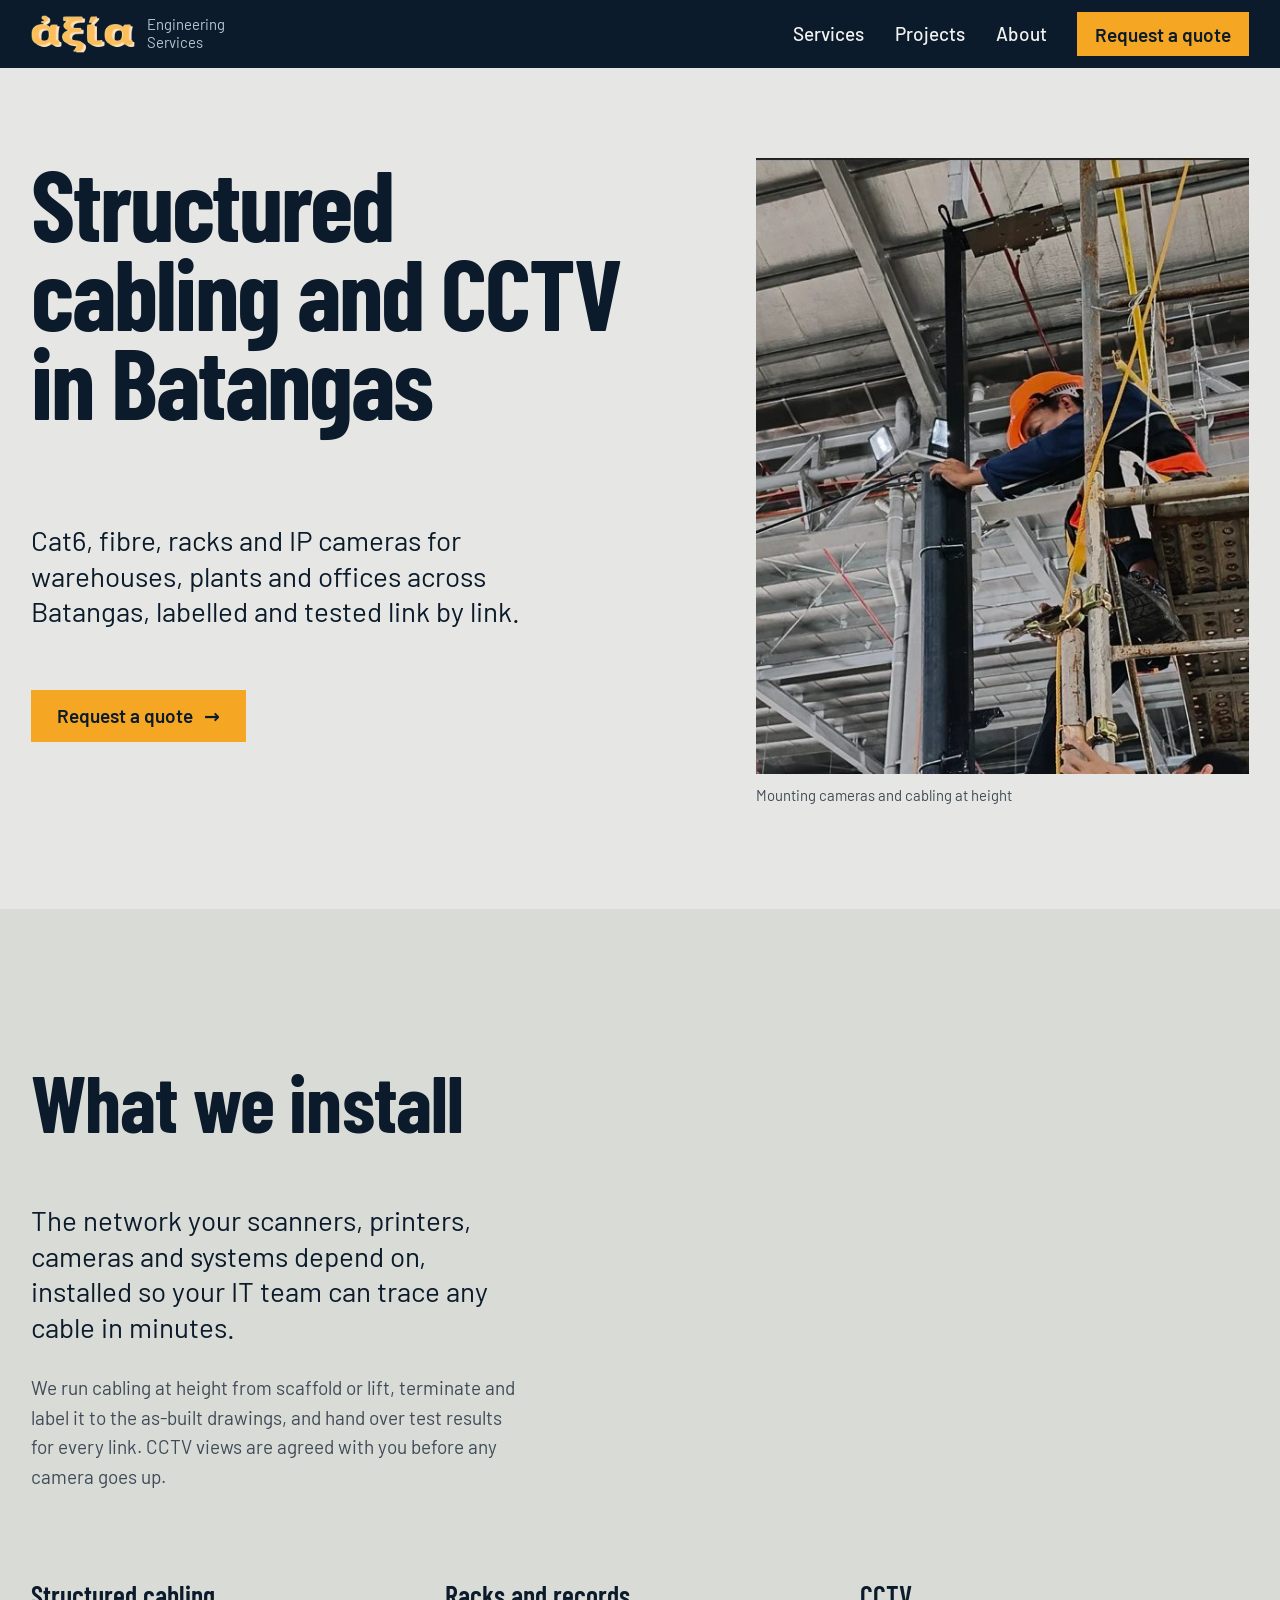
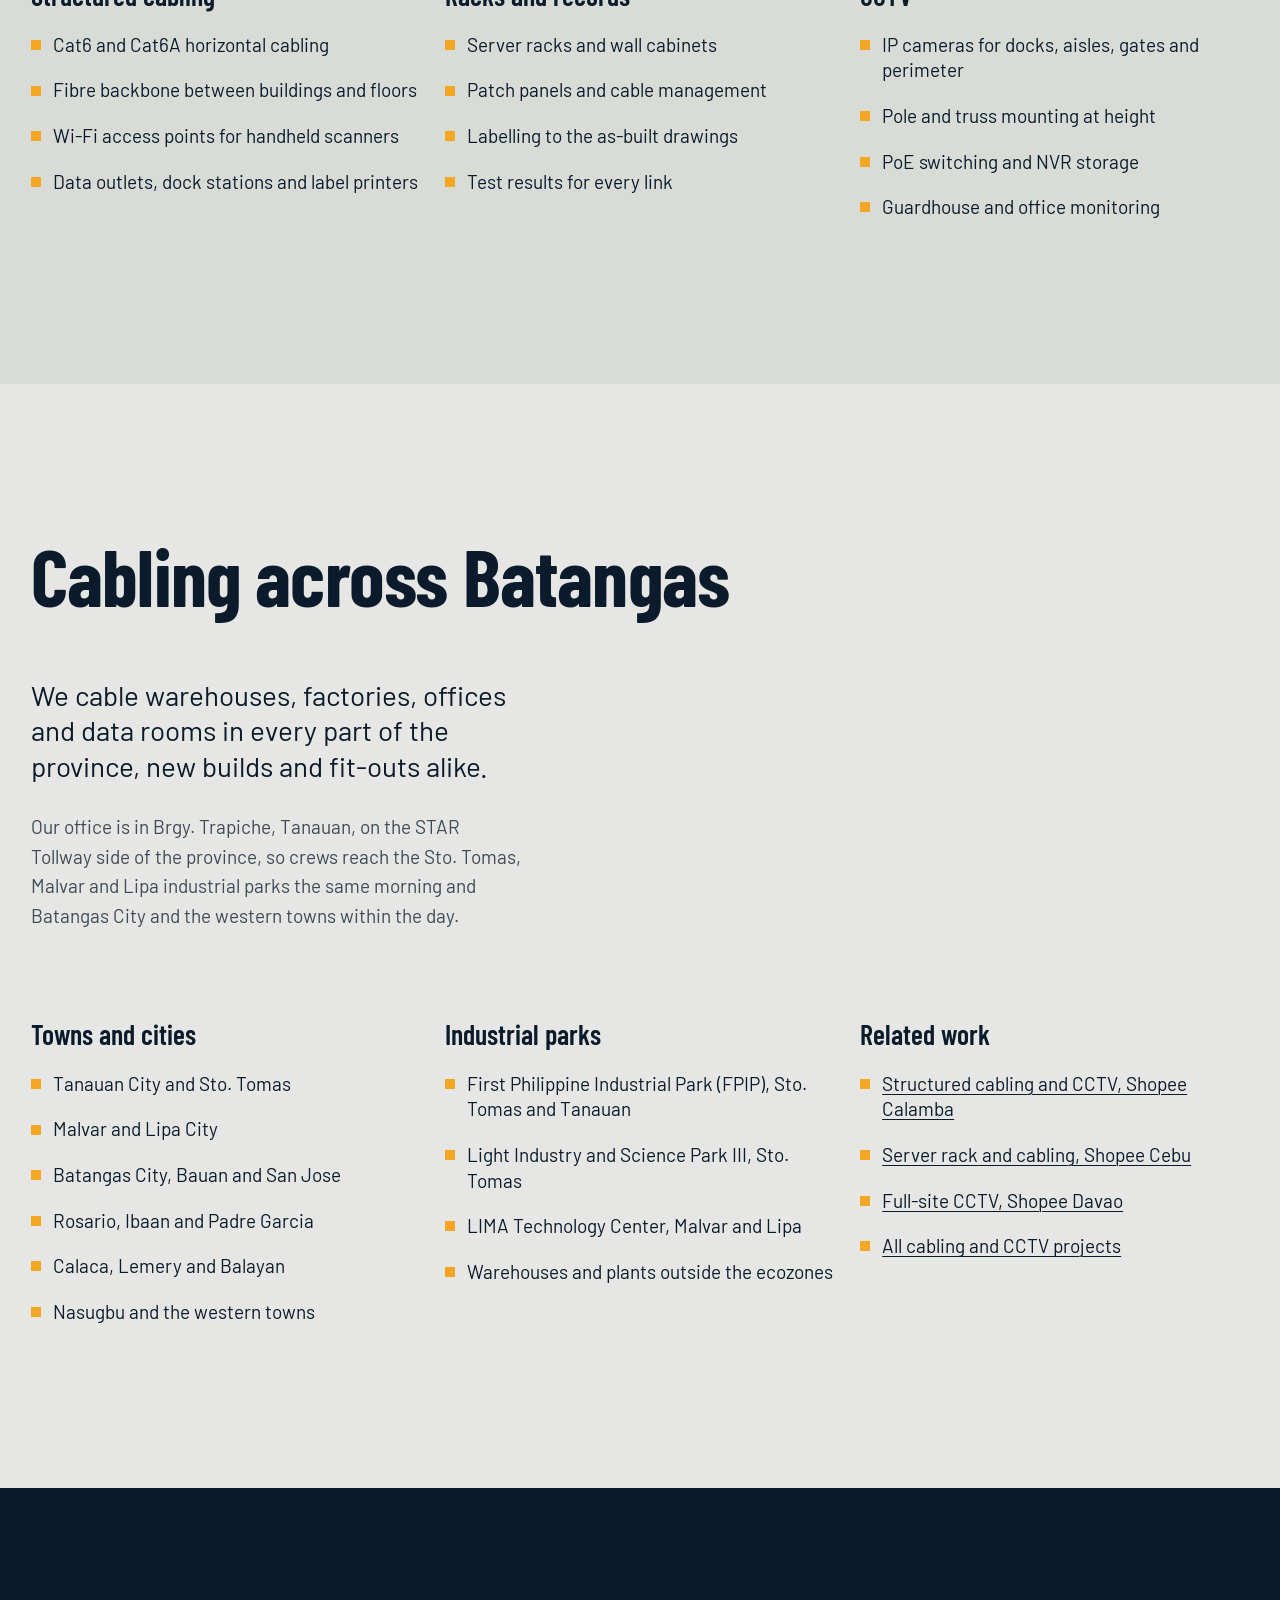
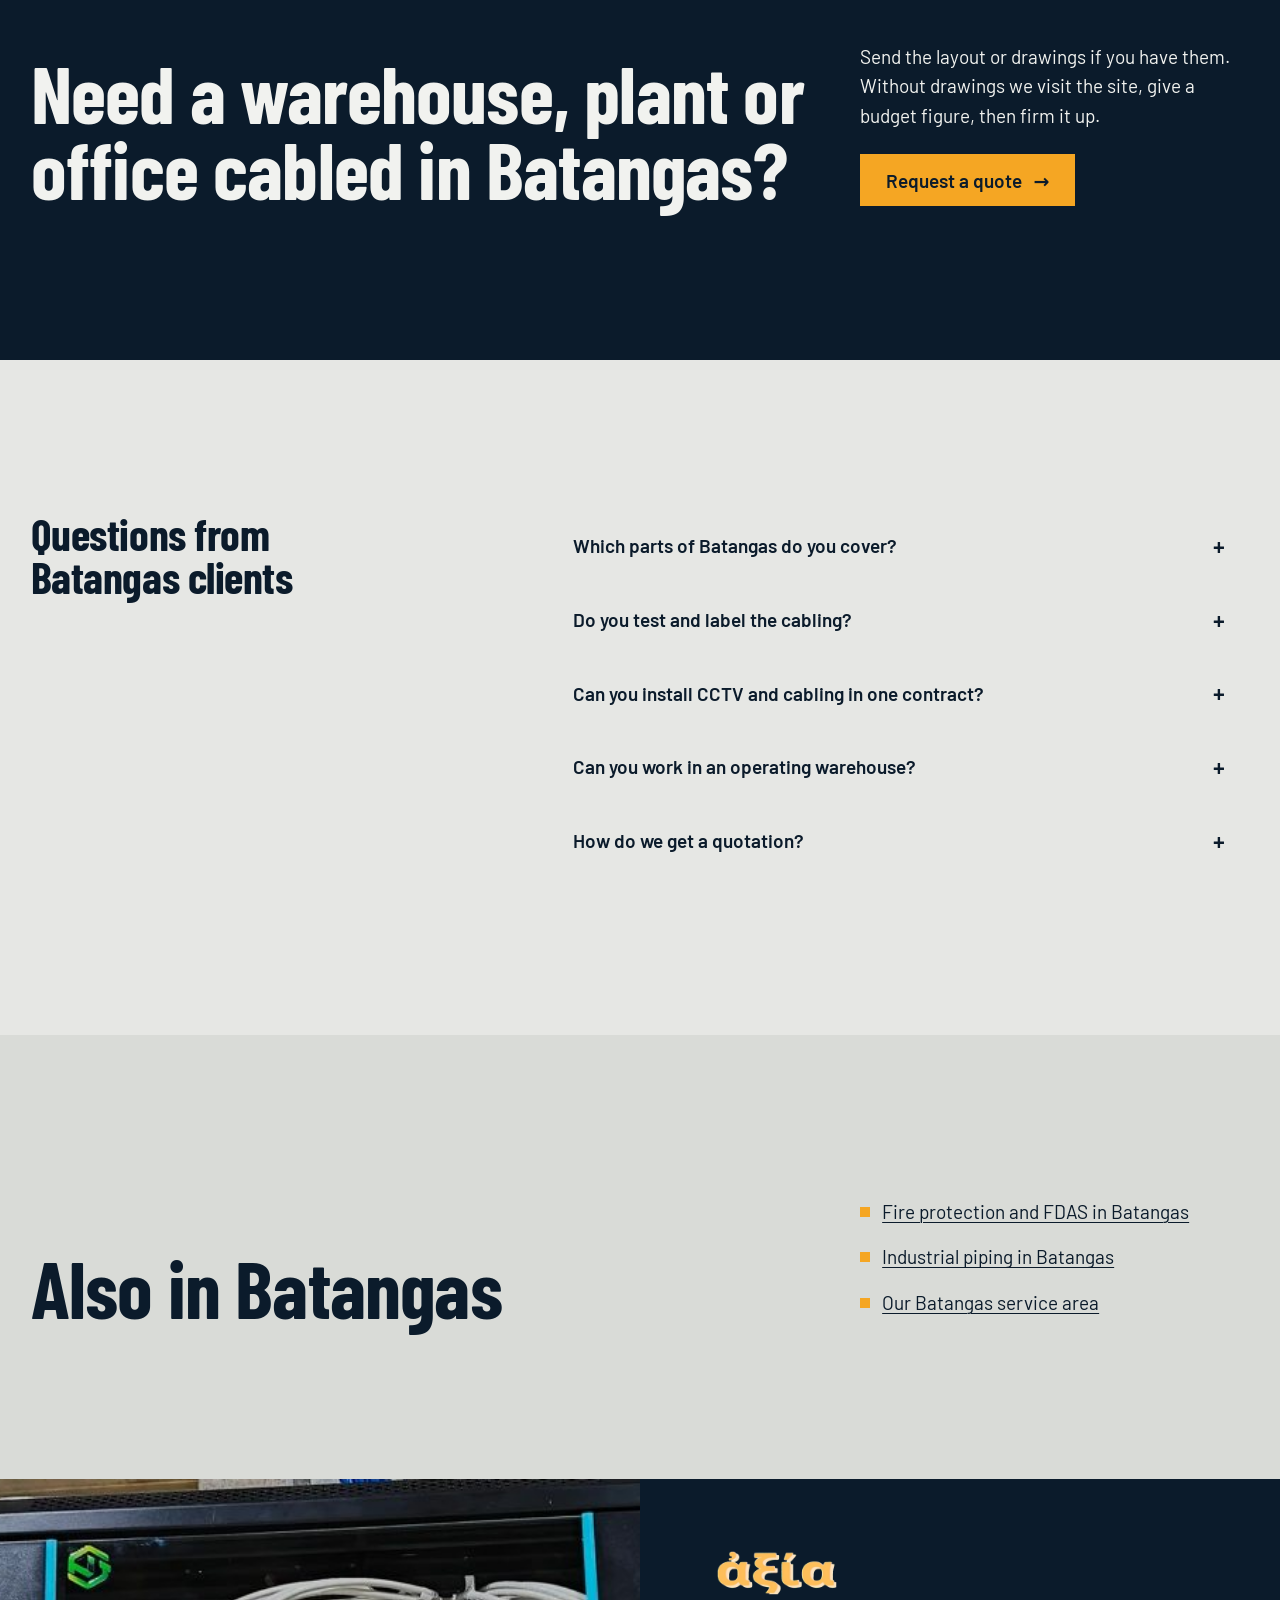
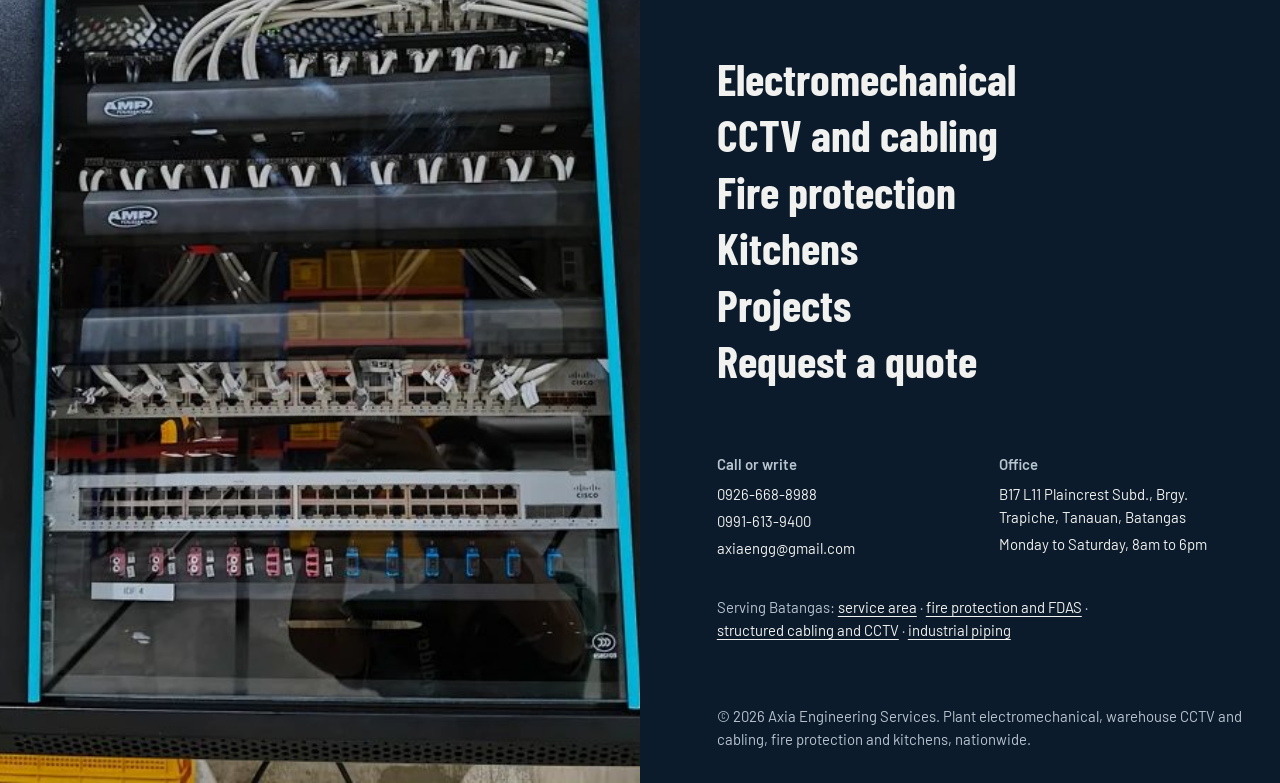
<file: structured-cabling-batangas.html>
<!doctype html>
<html lang="en">
<head>
<meta charset="utf-8">
<meta name="viewport" content="width=device-width, initial-scale=1">
<title>Structured Cabling &amp; CCTV Installation in Batangas | Axia Engineering Services</title>
<meta name="description" content="Cat6 and fibre structured cabling, server racks, Wi-Fi access points and IP CCTV for warehouses, plants and offices across Batangas. Labelled, tested links and as-built records. Based in Tanauan.">
<link rel="canonical" href="https://axiaengg-hash.github.io/Axi-Website/structured-cabling-batangas.html">
<meta name="theme-color" content="#0b1b2b">
<meta property="og:title" content="Structured Cabling &amp; CCTV Installation in Batangas | Axia Engineering Services">
<meta property="og:description" content="Cat6 and fibre structured cabling, server racks, Wi-Fi access points and IP CCTV for warehouses, plants and offices across Batangas. Labelled, tested links and as-built records. Based in Tanauan.">
<meta property="og:type" content="website">
<meta property="og:url" content="https://axiaengg-hash.github.io/Axi-Website/structured-cabling-batangas.html">
<meta property="og:image" content="https://axiaengg-hash.github.io/Axi-Website/assets/img/hero.jpg">
<meta property="og:locale" content="en_PH">
<link rel="icon" href="assets/img/favicon.png" type="image/png" sizes="64x64">
<link rel="apple-touch-icon" href="assets/img/apple-touch-icon.png">
<link rel="preconnect" href="https://fonts.googleapis.com">
<link rel="preconnect" href="https://fonts.gstatic.com" crossorigin>
<link href="https://fonts.googleapis.com/css2?family=Barlow+Condensed:wght@600;700&family=Barlow:wght@400;500;600&display=swap" rel="stylesheet">
<link rel="stylesheet" href="assets/css/styles.css?v=20261112">
<script>document.documentElement.classList.add('js')</script>
<script type="application/ld+json">
{
 "@context": "https://schema.org",
 "@type": "Service",
 "name": "Structured cabling and CCTV installation",
 "serviceType": "Structured cabling and CCTV installation",
 "url": "https://axiaengg-hash.github.io/Axi-Website/structured-cabling-batangas.html",
 "description": "Cat6 and fibre structured cabling, server racks, Wi-Fi access points and IP CCTV for warehouses, plants and offices across Batangas. Labelled, tested links and as-built records. Based in Tanauan.",
 "provider": {
  "@id": "https://axiaengg-hash.github.io/Axi-Website/#business",
  "@type": "GeneralContractor",
  "name": "Axia Engineering Services",
  "url": "https://axiaengg-hash.github.io/Axi-Website/",
  "telephone": "+63-926-668-8988"
 },
 "areaServed": [
  {
   "@type": "AdministrativeArea",
   "name": "Batangas"
  },
  {
   "@type": "City",
   "name": "Tanauan City, Batangas"
  },
  {
   "@type": "City",
   "name": "Santo Tomas, Batangas"
  },
  {
   "@type": "City",
   "name": "Malvar, Batangas"
  },
  {
   "@type": "City",
   "name": "Lipa City, Batangas"
  },
  {
   "@type": "City",
   "name": "Batangas City, Batangas"
  },
  {
   "@type": "City",
   "name": "Bauan, Batangas"
  },
  {
   "@type": "City",
   "name": "San Jose, Batangas"
  },
  {
   "@type": "City",
   "name": "Rosario, Batangas"
  },
  {
   "@type": "City",
   "name": "Calaca, Batangas"
  },
  {
   "@type": "City",
   "name": "Nasugbu, Batangas"
  },
  {
   "@type": "City",
   "name": "Lemery, Batangas"
  },
  {
   "@type": "City",
   "name": "Balayan, Batangas"
  }
 ]
}
</script>
<script type="application/ld+json">
{
 "@context": "https://schema.org",
 "@type": "FAQPage",
 "mainEntity": [
  {
   "@type": "Question",
   "name": "Which parts of Batangas do you cover?",
   "acceptedAnswer": {
    "@type": "Answer",
    "text": "All of Batangas. We are based in Tanauan and regularly work in Sto. Tomas, Malvar, Lipa and the FPIP, LISP III and LIMA industrial parks, and travel to Batangas City, Calaca, Nasugbu and the rest of the province. We also take projects in Laguna, Cavite and nationwide."
   }
  },
  {
   "@type": "Question",
   "name": "Do you test and label the cabling?",
   "acceptedAnswer": {
    "@type": "Answer",
    "text": "Yes. Every link is labelled to the as-built drawings and tested, and the test results are part of the handover pack."
   }
  },
  {
   "@type": "Question",
   "name": "Can you install CCTV and cabling in one contract?",
   "acceptedAnswer": {
    "@type": "Answer",
    "text": "Yes. Cameras, access points and data outlets run on the same structured cabling, under one quotation and one handover."
   }
  },
  {
   "@type": "Question",
   "name": "Can you work in an operating warehouse?",
   "acceptedAnswer": {
    "@type": "Answer",
    "text": "Yes. We phase the work by area and schedule work at height around your loading and picking hours."
   }
  },
  {
   "@type": "Question",
   "name": "How do we get a quotation?",
   "acceptedAnswer": {
    "@type": "Answer",
    "text": "Call 0926-668-8988 or send the enquiry form with your layout, drawings or specification. Without drawings we can survey the site, give a budget figure, then firm it up."
   }
  }
 ]
}
</script>
<script type="application/ld+json">
{
 "@context": "https://schema.org",
 "@type": "BreadcrumbList",
 "itemListElement": [
  {
   "@type": "ListItem",
   "position": 1,
   "name": "Home",
   "item": "https://axiaengg-hash.github.io/Axi-Website/"
  },
  {
   "@type": "ListItem",
   "position": 2,
   "name": "Structured cabling in Batangas",
   "item": "https://axiaengg-hash.github.io/Axi-Website/structured-cabling-batangas.html"
  }
 ]
}
</script>
</head>
<body>
<a class="skip-link" href="#main">Skip to main content</a>

<header class="site-header">
  <a class="brand" href="index.html" aria-label="Axia Engineering Services — home">
    <img src="assets/img/logo.png?v=20261008f" alt="Axia" width="604" height="220">
    <span>Engineering<br>Services</span>
  </a>
  <button class="nav-toggle" type="button" aria-expanded="false" aria-controls="primary-nav">Menu</button>
  <nav class="nav" id="primary-nav" aria-label="Main">
    <a href="services.html">Services</a>
    <a href="projects.html">Projects</a>
    <a href="about.html">About</a>
    <a class="btn" href="contact.html">Request a quote</a>
  </nav>
</header>

<main id="main">
<section class="page-head page-head--long wrap" aria-labelledby="page-title">
  <div class="grid">
    <h1 id="page-title">Structured cabling and CCTV in Batangas</h1>
    <div class="page-head__text" data-reveal>
      <p>Cat6, fibre, racks and IP cameras for warehouses, plants and offices across Batangas, labelled and tested link by link.</p>
      <a class="btn" href="contact.html">Request a quote <span class="arrow" aria-hidden="true">&rarr;</span></a>
    </div>
    <figure class="page-head__photo">
      <img src="assets/img/projects/shopee-davao-cctv-2.jpg" alt="Technician mounting a camera at height from a scaffold" width="553" height="667">
      <figcaption class="small">Mounting cameras and cabling at height</figcaption>
    </figure>
  </div>
</section>

<section class="section section--surface wrap chapter" aria-labelledby="scope-title">
  <div class="grid">
    <div class="chapter__title" data-reveal><h2 id="scope-title">What we install</h2></div>
    <div class="chapter__intro" data-reveal>
      <p>The network your scanners, printers, cameras and systems depend on, installed so your IT team can trace any cable in minutes.</p>
      <p class="small">We run cabling at height from scaffold or lift, terminate and label it to the as-built drawings, and hand over test results for every link. CCTV views are agreed with you before any camera goes up.</p>
    </div>
    <div class="chapter__lists" data-reveal>
      <div>
        <h3>Structured cabling</h3>
        <ul class="scope">
          <li>Cat6 and Cat6A horizontal cabling</li>
          <li>Fibre backbone between buildings and floors</li>
          <li>Wi-Fi access points for handheld scanners</li>
          <li>Data outlets, dock stations and label printers</li>
        </ul>
      </div>
      <div>
        <h3>Racks and records</h3>
        <ul class="scope">
          <li>Server racks and wall cabinets</li>
          <li>Patch panels and cable management</li>
          <li>Labelling to the as-built drawings</li>
          <li>Test results for every link</li>
        </ul>
      </div>
      <div>
        <h3>CCTV</h3>
        <ul class="scope">
          <li>IP cameras for docks, aisles, gates and perimeter</li>
          <li>Pole and truss mounting at height</li>
          <li>PoE switching and NVR storage</li>
          <li>Guardhouse and office monitoring</li>
        </ul>
      </div>
    </div>
  </div>
</section>

<section class="section wrap chapter" aria-labelledby="area-title">
  <div class="grid">
    <div class="chapter__title" data-reveal><h2 id="area-title">Cabling across Batangas</h2></div>
    <div class="chapter__intro" data-reveal>
      <p>We cable warehouses, factories, offices and data rooms in every part of the province, new builds and fit-outs alike.</p>
      <p class="small">Our office is in Brgy. Trapiche, Tanauan, on the STAR Tollway side of the province, so crews reach the Sto. Tomas, Malvar and Lipa industrial parks the same morning and Batangas City and the western towns within the day.</p>
    </div>
    <div class="chapter__lists" data-reveal>
      <div>
        <h3>Towns and cities</h3>
        <ul class="scope">
          <li>Tanauan City and Sto. Tomas</li>
          <li>Malvar and Lipa City</li>
          <li>Batangas City, Bauan and San Jose</li>
          <li>Rosario, Ibaan and Padre Garcia</li>
          <li>Calaca, Lemery and Balayan</li>
          <li>Nasugbu and the western towns</li>
        </ul>
      </div>
      <div>
        <h3>Industrial parks</h3>
        <ul class="scope">
          <li>First Philippine Industrial Park (FPIP), Sto. Tomas and Tanauan</li>
          <li>Light Industry and Science Park III, Sto. Tomas</li>
          <li>LIMA Technology Center, Malvar and Lipa</li>
          <li>Warehouses and plants outside the ecozones</li>
        </ul>
      </div>
      <div>
        <h3>Related work</h3>
        <ul class="scope">
          <li><a href="projects.html#shopee-batino">Structured cabling and CCTV, Shopee Calamba</a></li>
          <li><a href="projects.html#shopee-cebu">Server rack and cabling, Shopee Cebu</a></li>
          <li><a href="projects.html#shopee-davao">Full-site CCTV, Shopee Davao</a></li>
          <li><a href="projects.html">All cabling and CCTV projects</a></li>
        </ul>
      </div>
    </div>
  </div>
</section>

<section class="section section--field wrap" aria-labelledby="cta-title">
  <div class="grid closing">
    <h2 id="cta-title">Need a warehouse, plant or office cabled in Batangas?</h2>
    <div class="closing__text" data-reveal>
      <p>Send the layout or drawings if you have them. Without drawings we visit the site, give a budget figure, then firm it up.</p>
      <a class="btn" href="contact.html">Request a quote <span class="arrow" aria-hidden="true">&rarr;</span></a>
    </div>
  </div>
</section>

<section class="section wrap" aria-labelledby="faq-title">
  <div class="grid qa">
    <h2 id="faq-title">Questions from Batangas clients</h2>
    <div class="qa__list" data-reveal>
      <details>
        <summary>Which parts of Batangas do you cover?</summary>
        <p>All of Batangas. We are based in Tanauan and regularly work in Sto. Tomas, Malvar, Lipa and the FPIP, LISP III and LIMA industrial parks, and travel to Batangas City, Calaca, Nasugbu and the rest of the province. We also take projects in Laguna, Cavite and nationwide.</p>
      </details>
      <details>
        <summary>Do you test and label the cabling?</summary>
        <p>Yes. Every link is labelled to the as-built drawings and tested, and the test results are part of the handover pack.</p>
      </details>
      <details>
        <summary>Can you install CCTV and cabling in one contract?</summary>
        <p>Yes. Cameras, access points and data outlets run on the same structured cabling, under one quotation and one handover.</p>
      </details>
      <details>
        <summary>Can you work in an operating warehouse?</summary>
        <p>Yes. We phase the work by area and schedule work at height around your loading and picking hours.</p>
      </details>
      <details>
        <summary>How do we get a quotation?</summary>
        <p>Call 0926-668-8988 or send the enquiry form with your layout, drawings or specification. Without drawings we can survey the site, give a budget figure, then firm it up.</p>
      </details>
    </div>
  </div>
</section>

<section class="section section--surface wrap" aria-labelledby="related-title">
  <div class="grid closing">
    <h2 id="related-title">Also in Batangas</h2>
    <div class="closing__text">
      <ul class="scope">
          <li><a href="fire-protection-batangas.html">Fire protection and FDAS in Batangas</a></li>
          <li><a href="industrial-piping-batangas.html">Industrial piping in Batangas</a></li>
          <li><a href="batangas.html">Our Batangas service area</a></li>
      </ul>
    </div>
  </div>
</section>
</main>

<footer class="site-footer">
  <figure class="site-footer__photo">
    <img src="assets/img/projects/shopee-cebu-rack-3.jpg" alt="Network cabinet with labelled patch panels and switches, installed by Axia" width="676" height="640" loading="lazy">
  </figure>
  <div class="site-footer__body">
    <a class="brand" href="index.html" aria-label="Axia Engineering Services — home">
      <img src="assets/img/logo.png?v=20261008f" alt="Axia" width="604" height="220">
    </a>
    <nav class="footer-menu" aria-label="Footer">
      <ul>
        <li><a href="services.html#electromechanical">Electromechanical</a></li>
        <li><a href="services.html#cctv">CCTV and cabling</a></li>
        <li><a href="services.html#fire">Fire protection</a></li>
        <li><a href="services.html#kitchen">Kitchens</a></li>
        <li><a href="projects.html">Projects</a></li>
        <li><a href="contact.html">Request a quote</a></li>
      </ul>
    </nav>
    <div class="footer-blocks">
      <div>
        <h2>Call or write</h2>
        <p><a href="tel:+639266688988">0926-668-8988</a></p>
        <p><a href="tel:+639916139400">0991-613-9400</a></p>
        <p><a href="mailto:axiaengg@gmail.com">axiaengg@gmail.com</a></p>
      </div>
      <div>
        <h2>Office</h2>
        <p>B17 L11 Plaincrest Subd., Brgy. Trapiche, Tanauan, Batangas</p>
        <p>Monday to Saturday, 8am to 6pm</p>
      </div>
    </div>
    <p class="footer-areas small">Serving Batangas: <a href="batangas.html">service area</a> · <a href="fire-protection-batangas.html">fire protection and FDAS</a> · <a href="structured-cabling-batangas.html">structured cabling and CCTV</a> · <a href="industrial-piping-batangas.html">industrial piping</a></p>
    <p class="legal">&copy; <span data-year>2026</span> Axia Engineering Services. Plant electromechanical, warehouse CCTV and cabling, fire protection and kitchens, nationwide.</p>
  </div>
</footer>

<script src="assets/js/main.js?v=20261030b" defer></script>
</body>
</html>
</file>
<file: assets/css/styles.css>
/* ==========================================================================
   Axia Engineering Services — Global stylesheet
   Warehouse electromechanical, CCTV and structured cabling.
   Ground: bare-concrete grey. Ink: Axia navy. Accent: the logo's amber,
   kept for actions only. Type: Barlow Condensed (display) + Barlow (text).
   ========================================================================== */

:root {
  --bg: #e6e7e4;          /* warehouse slab */
  --surface: #d9dbd7;     /* one tone step down from the ground */
  --ink: #0b1b2b;         /* Axia navy */
  --muted: #3f4b57;
  --accent: #f5a623;      /* Axia amber — buttons and the live diagram only */
  --accent-press: #dd9010;
  --accent-ink: #0b1b2b;
  --field: #0b1b2b;       /* navy field: header, bands, footer */
  --field-2: #142b42;
  --field-ink: #f1f2ef;
  --field-muted: #b8c4cf;

  --font-display: "Barlow Condensed", "Arial Narrow", system-ui, sans-serif;
  --font-text: "Barlow", system-ui, -apple-system, "Segoe UI", Roboto, Arial, sans-serif;

  /* five sizes, no more */
  --step-small: clamp(0.875rem, 0.85rem + 0.1vw, 0.9375rem);
  --step-body: clamp(1.0625rem, 1rem + 0.25vw, 1.1875rem);
  --step-lead: clamp(1.3125rem, 1.1rem + 0.8vw, 1.875rem);
  --step-title: clamp(2rem, 1.5rem + 1.6vw, 3rem);
  --step-head: clamp(2.75rem, 1.5rem + 4.4vw, 5.25rem);
  --step-display: clamp(5.5rem, 2rem + 13vw, 15rem);

  --m: clamp(16px, 2.4vw, 32px);   /* the one pair of outer margins */
  --gap: clamp(16px, 2vw, 28px);
  --section: clamp(96px, 12vw, 200px);
  --header-h: 68px;

  --ease-out: cubic-bezier(0.22, 1, 0.36, 1);
  --ease-expo: cubic-bezier(0.16, 1, 0.3, 1);
  --ease-soft: cubic-bezier(0.33, 1, 0.68, 1);
  --t-press: 140ms;
  --t-hover: 180ms;
  --t-reveal: 800ms;
}

/* ------------------------------ Reset ----------------------------------- */
*, *::before, *::after { box-sizing: border-box; }
html { -webkit-text-size-adjust: 100%; scroll-padding-top: calc(var(--header-h) + 12px); }
@media (prefers-reduced-motion: no-preference) { html { scroll-behavior: smooth; } }
body {
  margin: 0;
  overflow-x: clip;
  font-family: var(--font-text);
  font-size: var(--step-body);
  line-height: 1.55;
  color: var(--ink);
  background: var(--bg);
  -webkit-font-smoothing: antialiased;
}
img, svg { max-width: 100%; display: block; }
img { height: auto; }
a { color: inherit; text-underline-offset: 0.18em; text-decoration-thickness: 2px; }
h1, h2, h3 {
  font-family: var(--font-display);
  font-weight: 700;
  line-height: 0.95;
  letter-spacing: -0.01em;
  margin: 0;
  text-wrap: balance;
}
h2 { font-size: var(--step-head); }
h3 { font-size: var(--step-lead); line-height: 1.05; font-weight: 600; letter-spacing: 0; }
p { margin: 0 0 1em; }
p:last-child { margin-bottom: 0; }
ul, ol, dl { margin: 0; padding: 0; }
li { list-style: none; }
[hidden] { display: none !important; }
::selection { background: var(--accent); color: var(--accent-ink); }
:focus-visible { outline: 3px solid var(--accent); outline-offset: 3px; }

.skip-link {
  position: absolute; left: var(--m); top: 12px; z-index: 100; transform: translateY(-200%); clip-path: inset(50%);
  background: var(--accent); color: var(--accent-ink); padding: 12px 18px; font-weight: 600;
}
.skip-link:focus { transform: none; clip-path: none; }
.visually-hidden {
  position: absolute !important; width: 1px; height: 1px; overflow: hidden;
  clip: rect(0 0 0 0); white-space: nowrap;
}

/* ------------------------------ Frame ----------------------------------- */
.wrap { padding-inline: var(--m); }
.grid { display: grid; grid-template-columns: repeat(12, minmax(0, 1fr)); column-gap: var(--gap); }
.section { padding-block: var(--section); }
.section--field { background: var(--field); color: var(--field-ink); }
.section--surface { background: var(--surface); }
.lead { font-size: var(--step-lead); line-height: 1.25; }
.small { font-size: var(--step-small); color: var(--muted); }
.section--field .small { color: var(--field-muted); }

/* ------------------------------ Buttons --------------------------------- */
.btn {
  display: inline-flex; align-items: center; justify-content: center; gap: 0.6em;
  min-height: 52px; padding: 0 26px;
  font: 600 var(--step-body)/1 var(--font-text);
  background: var(--accent); color: var(--accent-ink);
  border: 0; border-radius: 0; text-decoration: none; cursor: pointer;
  transition: background-color var(--t-hover) var(--ease-out), transform var(--t-press) var(--ease-out);
}
.btn:hover { background: var(--accent-press); }
.btn:active { transform: translateY(1px) scale(0.98); }
.btn .arrow { transition: transform var(--t-hover) var(--ease-out); }
.btn:hover .arrow { transform: translateX(4px); }
.btn--quiet { background: var(--field); color: var(--field-ink); }
.btn--quiet:hover { background: var(--field-2); }

.link {
  font-weight: 600; text-decoration: underline; text-decoration-color: var(--accent);
  transition: text-decoration-color var(--t-hover) var(--ease-out);
}
.link:hover { text-decoration-color: currentColor; }

/* ------------------------------ Header ---------------------------------- */
.site-header {
  position: sticky; top: 0; z-index: 50;
  height: var(--header-h);
  background: var(--field); color: var(--field-ink);
  display: flex; align-items: center; justify-content: space-between; gap: 24px;
  padding-inline: var(--m);
}
.brand { display: flex; align-items: center; gap: 12px; text-decoration: none; }
.brand img { width: 104px; height: auto; }
.brand span { font-size: var(--step-small); color: var(--field-muted); line-height: 1.2; }
.nav { display: flex; align-items: center; gap: clamp(16px, 2.4vw, 36px); }
.nav a:not(.btn) {
  text-decoration: none; font-weight: 500; position: relative; padding-block: 6px;
}
.nav a:not(.btn)::after {
  content: ""; position: absolute; left: 0; right: 0; bottom: 0; height: 2px;
  background: var(--accent); transform: scaleX(0); transform-origin: left;
  transition: transform var(--t-hover) var(--ease-out);
}
.nav a:not(.btn):hover::after, .nav a[aria-current="page"]::after { transform: scaleX(1); }
.nav .btn { min-height: 44px; padding: 0 18px; }
.nav-toggle {
  display: none; background: none; border: 0; color: inherit; font: 600 var(--step-body)/1 var(--font-text);
  min-height: 44px; padding: 0 4px; cursor: pointer;
}
@media (max-width: 860px) {
  .brand span { display: none; }
  .nav-toggle { display: block; }
  .nav {
    position: fixed; inset: var(--header-h) 0 auto 0; flex-direction: column; align-items: stretch; gap: 0;
    background: var(--field); padding: 8px var(--m) 24px;
    transform: translateY(-8px); opacity: 0; visibility: hidden;
    transition: opacity var(--t-hover) var(--ease-out), transform var(--t-hover) var(--ease-out), visibility 0s linear var(--t-hover);
  }
  .nav.is-open { opacity: 1; visibility: visible; transform: none; transition-delay: 0s; }
  .nav a:not(.btn) { font: 600 var(--step-title)/1.1 var(--font-display); padding-block: 10px; }
  .nav a:not(.btn)::after { display: none; }
  .nav .btn { margin-top: 16px; min-height: 52px; }
}

/* ------------------------------ Hero (home) ----------------------------- */
.hero {
  position: relative; color: #fff;
  height: calc(100svh - var(--header-h)); min-height: 560px;
  display: grid; grid-template-rows: auto 1fr auto;
  padding: clamp(20px, 3vw, 40px) var(--m) clamp(16px, 2vw, 24px);
  overflow: clip; isolation: isolate;
}
.hero__photo { position: absolute; inset: 0; z-index: -2; }
.hero__photo img { width: 100%; height: 100%; object-fit: cover; object-position: 50% 60%; }
/* neutral scrims, only under the two corners that carry type */
.hero::before, .hero::after { content: ""; position: absolute; z-index: -1; pointer-events: none; }
.hero::before { inset: 0 30% 45% 0; background: radial-gradient( /* taste-skill-ignore: neutral scrim under type on a photo */
  ellipse at 0 0, rgba(0,0,0,.62), rgba(0,0,0,0) 70%); }
.hero::after { inset: 40% 0 0 18%; background: radial-gradient( /* taste-skill-ignore: neutral scrim under type on a photo */
  ellipse at 70% 100%, rgba(0,0,0,.66), rgba(0,0,0,0) 70%); }
.hero h1 {
  grid-row: 1 / -1; grid-column: 1; display: grid; grid-template-rows: auto 1fr auto; margin: 0;
}
.hero__line {
  font-family: var(--font-display); font-weight: 700; font-size: var(--step-display);
  line-height: 0.85; letter-spacing: -0.02em; display: block; white-space: nowrap;
}
.hero__line--1 { grid-row: 1; }
.hero__line--2 { grid-row: 3; justify-self: end; }
.hero__mid { grid-row: 2; grid-column: 1; align-self: center; justify-self: start; margin-left: 30vw; max-width: 34em; padding: 24px 28px 28px; background: rgba(8, 14, 20, 0.62); }
.hero__mid p { font-size: var(--step-lead); line-height: 1.25; margin-bottom: 24px; }
@media (max-width: 700px) {
  .hero { min-height: 600px; }
  .hero__photo img { object-position: 38% 60%; }
  .hero__line { font-size: 19vw; }
  .hero::before { inset: 0 0 40% 0; }
  .hero::after { inset: 30% 0 0 0; background: radial-gradient( /* taste-skill-ignore: neutral scrim under type on a photo */
  ellipse at 50% 70%, rgba(0,0,0,.6), rgba(0,0,0,0) 75%); }
  .hero__mid { margin-left: 0; padding: 18px 18px 20px; }
}

/* ------------------------------ Marquee band ---------------------------- */
.marquee {
  background: var(--accent); color: var(--accent-ink);
  overflow: clip; padding-block: clamp(10px, 1.4vw, 20px);
}
.marquee__track { display: flex; width: max-content; }
.marquee__group {
  display: flex; align-items: center; gap: 0.5em; padding-right: 0.5em;
  font: 700 var(--step-head)/1 var(--font-display); letter-spacing: -0.01em; white-space: nowrap;
}
.marquee__dot { width: 0.22em; height: 0.22em; border-radius: 50%; background: currentColor; display: inline-block; }
@media (prefers-reduced-motion: no-preference) {
  .marquee__track { animation: marquee 38s linear infinite; }
  .marquee:hover .marquee__track { animation-play-state: paused; }
}
@keyframes marquee { to { transform: translateX(-50%); } }

/* ------------------------------ Intro ----------------------------------- */
.intro { padding-block: clamp(96px, 11vw, 160px); }
.intro__text { grid-column: 7 / 13; grid-row: 1; padding-top: 4vh; }
.intro__text p { max-width: 46ch; }
.intro__text p.statement { font-size: var(--step-lead); line-height: 1.22; text-indent: 3em; max-width: 30ch; margin-bottom: 28px; }
.intro__text h2 { font-size: var(--step-head); margin-bottom: 32px; }
.intro__photo { grid-column: 1 / 5; grid-row: 1; align-self: end; margin: 0; }
.intro__photo img { width: 100%; aspect-ratio: 1; object-fit: cover; }
.intro__note { grid-column: 1 / 5; grid-row: 2; margin-top: 24px; max-width: 34ch; }
.intro__note strong { display: block; font-weight: 600; color: var(--ink); }
.intro__side { grid-column: 7 / 13; grid-row: 2; margin-top: 32px; display: flex; gap: 24px; flex-wrap: wrap; align-items: center; }
@media (max-width: 860px) {
  .intro .grid { grid-template-columns: repeat(12, minmax(0, 1fr)); }
  .intro__text { grid-column: 1 / -1; padding-top: 0; }
  .intro__text p.statement { text-indent: 0; }
  .intro__photo { grid-column: 5 / -1; grid-row: 2; margin-top: 40px; }
  .intro__photo img { aspect-ratio: 4 / 5; }
  .intro__note { grid-column: 1 / 5; grid-row: 2; align-self: end; margin: 0; }
  .intro__side { grid-column: 1 / -1; grid-row: 3; }
}

/* ------------------------------ Live diagram ---------------------------- */
.shed__head { grid-column: 1 / 8; }
.shed__head p { margin-top: 24px; max-width: 46ch; }
.shed__figure { grid-column: 1 / 8; margin: 56px 0 0; background: var(--bg); }
.shed__figure svg { width: 100%; height: auto; }
.shed__panel-wrap { grid-column: 9 / 13; grid-row: 1 / span 2; align-self: start; padding-top: 8px; }
.tabs { display: flex; flex-wrap: wrap; gap: 8px; margin-bottom: 32px; }
.tab {
  font: 600 var(--step-body)/1 var(--font-text); color: var(--ink);
  background: var(--bg); border: 0; min-height: 48px; padding: 0 18px; cursor: pointer;
  transition: background-color var(--t-hover) var(--ease-out), transform var(--t-press) var(--ease-out);
}
.tab:hover { background: #cfd2cd; }
.tab:active { transform: scale(0.97); }
.tab[aria-selected="true"] { background: var(--ink); color: var(--field-ink); }
.shed__panel h3 { font-size: var(--step-title); margin-bottom: 16px; }
.shed__panel > p { margin-bottom: 24px; }
.scope li {
  padding: 10px 0 10px 22px; position: relative; line-height: 1.35;
}
.scope li::before {
  content: ""; position: absolute; left: 0; top: 0.95em; width: 10px; height: 10px; background: var(--accent);
}
.shed__panel .link { display: inline-block; margin-top: 24px; }
.js .shed__panel[hidden] { display: none; }
.shed__panel + .shed__panel { margin-top: 56px; }
.js .shed__panel + .shed__panel { margin-top: 0; }

/* svg layers: muted until their system is selected */
.sys { transition: opacity 320ms var(--ease-out); }
.sys .hl { transition: fill 320ms var(--ease-out), stroke 320ms var(--ease-out); }
.js .shed[data-active] .sys { opacity: 0.28; }
.js .shed[data-active="em"] .sys--em,
.js .shed[data-active="cctv"] .sys--cctv,
.js .shed[data-active="fire"] .sys--fire,
.js .shed[data-active="kitchen"] .sys--kitchen { opacity: 1; }
.js .shed[data-active="em"] .sys--em .hl,
.js .shed[data-active="cctv"] .sys--cctv .hl,
.js .shed[data-active="fire"] .sys--fire .hl,
.js .shed[data-active="kitchen"] .sys--kitchen .hl { fill: var(--accent); }
.js .shed[data-active="em"] .sys--em .hs,
.js .shed[data-active="cctv"] .sys--cctv .hs,
.js .shed[data-active="fire"] .sys--fire .hs,
.js .shed[data-active="kitchen"] .sys--kitchen .hs { stroke: var(--accent); }
/* labels only name the selected system's parts */
.sys .lbl { paint-order: stroke; stroke: var(--bg); stroke-width: 4px; stroke-linejoin: round; }
.js .sys .lbl { opacity: 0; transition: opacity 320ms var(--ease-out); }
.js .shed[data-active="em"] .sys--em .lbl,
.js .shed[data-active="cctv"] .sys--cctv .lbl,
.js .shed[data-active="fire"] .sys--fire .lbl,
.js .shed[data-active="kitchen"] .sys--kitchen .lbl { opacity: 1; }
.shed .cone { fill-opacity: 1; }
@media (max-width: 960px) {
  .shed__head, .shed__figure, .shed__panel-wrap { grid-column: 1 / -1; grid-row: auto; }
  .shed__figure { margin-top: 40px; }
  .shed__panel-wrap { margin-top: 32px; }
}

/* ------------------------------ Filmstrip work -------------------------- */
.work__head { display: flex; justify-content: space-between; align-items: end; gap: 24px; flex-wrap: wrap; margin-bottom: clamp(48px, 6vw, 96px); }
.work__head p { max-width: 40ch; }
.project + .project { margin-top: clamp(80px, 10vw, 180px); }
.strip { display: flex; gap: var(--gap); padding-inline: var(--m); }
.strip figure { margin: 0; flex: var(--r, 1) 1 0; min-width: 0; max-width: calc(var(--r, 1) * 620px); }
.strip .frame { overflow: clip; }
.strip img {
  width: 100%; height: auto; aspect-ratio: var(--r, 1); object-fit: cover;
  cursor: zoom-in; transition: transform 600ms var(--ease-soft);
}
.strip figure:hover img { transform: scale(1.02); }
.strip figcaption { font-size: var(--step-small); color: var(--muted); margin-top: 10px; max-width: 46ch; }
.strip:focus-visible { outline-offset: -3px; }
.facts { margin-top: 28px; row-gap: 8px; }
.facts > * { margin: 0; }
.facts__name { grid-column: 1 / 4; font-weight: 600; }
.facts__name span { display: block; font-weight: 400; color: var(--muted); }
.facts__where { grid-column: 4 / 7; }
.facts__when { grid-column: 7 / 9; }
.facts__who { grid-column: 9 / 13; }
.facts dt { font-size: var(--step-small); color: var(--muted); }
.facts dd { margin: 0; }
.strip-controls { display: flex; gap: 8px; }
.strip-controls button {
  width: 48px; height: 48px; border: 0; background: var(--surface); color: var(--ink); cursor: pointer;
  font: 600 1.25rem/1 var(--font-text);
  transition: background-color var(--t-hover) var(--ease-out), transform var(--t-press) var(--ease-out);
}
.section--surface .strip-controls button { background: var(--bg); }
.strip-controls button:hover { background: var(--ink); color: var(--field-ink); }
.strip-controls button:active { transform: scale(0.94); }
@media (max-width: 760px) {
  .strip { display: grid; grid-template-columns: 1fr 1fr; gap: 20px 10px; }
  .strip figure:first-child { grid-column: 1 / -1; }
  .strip figure:first-child img { aspect-ratio: 4 / 3; }
  .strip img { aspect-ratio: 1; }
  .facts__name, .facts__where { grid-column: 1 / 7; }
  .facts__when, .facts__who { grid-column: 7 / 13; }
  .facts__where { grid-row: 2; } .facts__who { grid-row: 2; }
}

/* ------------------------------ Verbs (process) ------------------------- */
.verbs__item {
  display: grid; grid-template-columns: repeat(12, minmax(0, 1fr)); column-gap: var(--gap);
  padding: clamp(64px, 8vw, 128px) var(--m); align-items: start;
}
.verbs__item:nth-child(even) { background: var(--surface); }
.verbs__word {
  grid-column: 1 / 7; position: sticky; top: calc(var(--header-h) + 8vh);
}
.verbs__word h2, .verbs__word p.verb {
  font-family: var(--font-display); font-weight: 700; font-size: var(--step-display);
  line-height: 0.85; letter-spacing: -0.02em; margin: 0;
}
.verbs__word p:not(.verb) { margin-top: 28px; font-size: var(--step-lead); line-height: 1.25; max-width: 30ch; }
.verbs__photo { grid-column: 7 / 13; margin: 12vh 0 0; }
.verbs__photo img { width: 100%; aspect-ratio: 4 / 5; object-fit: cover; }
.verbs__photo figcaption { margin-top: 10px; }
@media (max-width: 960px) {
  .verbs__item { padding-block: 72px; }
  .verbs__word, .verbs__photo { grid-column: 1 / -1; position: static; }
  .verbs__word h2, .verbs__word p.verb { font-size: 24vw; }
  .verbs__photo { margin-top: 32px; }
}

/* ------------------------------ Names in columns ------------------------ */
.names { row-gap: 32px; }
.names h2 { grid-column: 1 / 4; font-size: var(--step-title); line-height: 1; }
.names__cols { grid-column: 5 / 13; columns: 3; column-gap: 32px; }
.names__cols li { line-height: 1.5; break-inside: avoid; }
.names__cols li.kind { color: var(--muted); }
.names__cols li.kind:not(:first-child) { break-before: column; }
@media (max-width: 860px) {
  .names h2, .names__cols { grid-column: 1 / -1; }
  .names__cols { columns: 2; column-gap: 20px; }
  .names__cols li.kind:not(:first-child) { break-before: auto; margin-top: 24px; }
}

/* ------------------------------ About mosaic ---------------------------- */
.mosaic__head { grid-column: 1 / 8; }
.mosaic__head p { margin-top: 24px; font-size: var(--step-lead); line-height: 1.3; max-width: 36ch; }
.mosaic__photo { grid-column: 1 / 9; position: relative; margin: 72px 0 0; }
.mosaic__photo img { width: 100%; aspect-ratio: 16 / 10; object-fit: cover; }
.mosaic__photo figcaption {
  position: absolute; top: 0; right: 0; width: min(340px, 50%); padding: 20px 22px; background: var(--bg);
  font-size: var(--step-small); line-height: 1.45;
}
.mosaic__side { grid-column: 9 / 13; margin-top: 72px; display: flex; flex-direction: column; gap: 32px; }
.tile {
  background: var(--field); color: var(--field-ink); padding: 32px; aspect-ratio: 4 / 3.4;
  display: flex; flex-direction: column; justify-content: space-between;
}
.tile img { width: min(70%, 260px); }
.tile p { font-size: var(--step-body); }
.tile p span { color: var(--field-muted); }
.pairs { display: grid; grid-template-columns: 1fr 1fr; gap: 20px 24px; }
.pairs dt { font-size: var(--step-small); color: var(--muted); }
.pairs dd { margin: 2px 0 0; font-weight: 600; line-height: 1.3; }
@media (max-width: 860px) {
  .mosaic__head, .mosaic__photo, .mosaic__side { grid-column: 1 / -1; }
  .mosaic__photo { margin-top: 40px; }
  .mosaic__photo img { aspect-ratio: 4 / 3; }
  .mosaic__photo figcaption { position: static; width: auto; padding: 16px 0 0; }
  .mosaic__side { margin-top: 32px; }
  .tile { aspect-ratio: 3 / 2; }
}

/* ------------------------------ Visit card ------------------------------ */
.visit { position: relative; min-height: 100svh; display: flex; align-items: flex-start; justify-content: flex-end; padding: 60px var(--m); overflow: clip; }
.visit > img { position: absolute; inset: 0; width: 100%; height: 100%; object-fit: cover; z-index: -1; }
.visit { isolation: isolate; }
.card {
  position: sticky; top: calc(var(--header-h) + 40px);
  width: min(400px, 100%); background: var(--bg); color: var(--ink);
  padding: 32px 32px 0; border-radius: 0;
}
.card h2 { font-size: var(--step-title); margin-bottom: 20px; }
.card address { font-style: normal; margin-bottom: 20px; }
.hours { margin-bottom: 20px; }
.hours div { display: flex; justify-content: space-between; gap: 16px; padding-block: 4px; font-variant-numeric: tabular-nums; }
.hours dt { color: var(--muted); }
.hours dd { margin: 0; }
.card .phones { margin-bottom: 28px; }
.card .phones a { display: block; font-weight: 600; text-decoration: none; font-variant-numeric: tabular-nums; }
.card .phones a:hover { text-decoration: underline; text-decoration-color: var(--accent); }
.card .btn { display: flex; width: calc(100% + 64px); margin-inline: -32px; min-height: 56px; }
@media (max-width: 1000px) {
  .visit { min-height: auto; display: block; padding: 0; }
  .card { position: relative; top: auto; }
  .visit > img { position: relative; height: 70svh; z-index: 0; }
  .card { position: relative; top: auto; margin: -80px var(--m) 0; width: auto; z-index: 1; }
}

/* ------------------------------ Page head (inner pages) ----------------- */
.page-head { padding-block: clamp(56px, 7vw, 112px) clamp(64px, 8vw, 128px); }
.page-head h1 { grid-column: 1 / 8; font-size: var(--step-display); line-height: 0.85; letter-spacing: -0.02em; }
.page-head__text { grid-column: 1 / 7; margin-top: 32px; }
.page-head__text p { font-size: var(--step-lead); line-height: 1.28; max-width: 34ch; }
.page-head__text .btn { margin-top: 32px; }
.page-head__photo { grid-column: 8 / 13; grid-row: 1 / span 2; margin: 0; align-self: end; }
.page-head__photo img { width: 100%; aspect-ratio: 4 / 5; object-fit: cover; }
.page-head__photo figcaption { margin-top: 10px; }
@media (max-width: 860px) {
  .page-head h1, .page-head__text, .page-head__photo { grid-column: 1 / -1; grid-row: auto; }
  .page-head__photo { margin-top: 40px; }
  .page-head__photo img { aspect-ratio: 4 / 3; }
}

/* ------------------------------ Service chapters ------------------------ */
.chapter__title { grid-column: 1 / -1; margin-bottom: clamp(40px, 5vw, 72px); }
.chapter__title h2 { font-size: var(--step-head); }
.chapter__intro { grid-column: 1 / 6; }
.chapter__intro p { font-size: var(--step-lead); line-height: 1.28; }
.chapter__intro .small { margin-top: 20px; font-size: var(--step-body); line-height: 1.55; color: var(--muted); }
.section--field .chapter__intro .small { color: var(--field-muted); }
.chapter__photo { grid-column: 7 / 13; margin: 0; }
.chapter__photo img { width: 100%; aspect-ratio: 3 / 2; object-fit: cover; }
.chapter__photo figcaption, .chapter__pair figcaption { margin-top: 10px; }
.chapter__lists { grid-column: 1 / -1; margin-top: clamp(56px, 7vw, 112px); display: grid; grid-template-columns: repeat(3, minmax(0, 1fr)); gap: 40px var(--gap); }
.chapter__lists h3 { margin-bottom: 12px; }
.section--field .scope li::before { background: var(--accent); }
.chapter--flip .chapter__intro { grid-column: 8 / 13; grid-row: 2; }
.chapter--flip .chapter__photo { grid-column: 1 / 7; grid-row: 2; }
.chapter__pair { grid-column: 7 / 13; display: grid; grid-template-columns: 1.3fr 1fr; gap: var(--gap); align-items: end; }
.chapter__pair figure { margin: 0; }
.chapter__pair img { width: 100%; aspect-ratio: 4 / 5; object-fit: cover; }
.chapter__pair figure:last-child img { aspect-ratio: 1; }
@media (max-width: 860px) {
  .chapter__intro, .chapter__photo, .chapter__pair,
  .chapter--flip .chapter__intro, .chapter--flip .chapter__photo { grid-column: 1 / -1; grid-row: auto; }
  .chapter__photo, .chapter__pair { margin-top: 40px; }
  .chapter__lists { grid-template-columns: 1fr; }
}

/* ------------------------------ Questions ------------------------------- */
.qa { row-gap: 0; }
.qa > h2 { grid-column: 1 / 5; font-size: var(--step-title); }
.qa__list { grid-column: 6 / 13; }
.qa details { background: var(--bg); margin-bottom: 8px; }
.section--surface .qa details { background: var(--bg); }
.qa summary {
  cursor: pointer; list-style: none; padding: 20px 56px 20px 24px; position: relative;
  font-weight: 600; line-height: 1.35;
  transition: background-color var(--t-hover) var(--ease-out);
}
.qa summary::-webkit-details-marker { display: none; }
.qa summary::after {
  content: "+"; position: absolute; right: 24px; top: 50%; transform: translateY(-50%);
  font: 600 1.5rem/1 var(--font-text); transition: transform var(--t-hover) var(--ease-out);
}
.qa details[open] summary::after { transform: translateY(-50%) rotate(45deg); }
.qa summary:hover { background: #dcded9; }
.qa details p { padding: 0 24px 24px; max-width: 62ch; }
@media (max-width: 860px) { .qa > h2, .qa__list { grid-column: 1 / -1; } .qa__list { margin-top: 32px; } }

/* ------------------------------ Owner ----------------------------------- */
.owner__photo { grid-column: 1 / 6; margin: 0; }
.owner__photo img { width: 100%; aspect-ratio: 4 / 5; object-fit: cover; object-position: 50% 20%; }
.owner__text { grid-column: 7 / 13; align-self: center; }
.owner__text h2 { margin-bottom: 12px; }
.owner__role { font-size: var(--step-lead); margin-bottom: 32px; color: var(--field-muted); }
.licences { margin-bottom: 32px; }
.licences li { font: 600 var(--step-lead)/1.15 var(--font-display); padding-block: 6px; }
.owner__text p { max-width: 56ch; }
@media (max-width: 860px) { .owner__photo, .owner__text { grid-column: 1 / -1; } .owner__text { margin-top: 40px; } }

/* ------------------------------ Values ---------------------------------- */
.values > h2 { grid-column: 1 / -1; margin-bottom: clamp(48px, 6vw, 88px); }
.values dl { grid-column: 1 / -1; display: grid; grid-template-columns: repeat(3, minmax(0, 1fr)); gap: 56px var(--gap); }
.values dt { font: 700 var(--step-title)/1 var(--font-display); margin-bottom: 14px; }
.values dd { margin: 0; max-width: 40ch; }
@media (max-width: 860px) { .values dl { grid-template-columns: 1fr; gap: 40px; } }

/* ------------------------------ Contact page ---------------------------- */
.enquiry__form { grid-column: 1 / 8; }
.enquiry__side { grid-column: 9 / 13; }
.enquiry__form h2, .enquiry__side h2 { font-size: var(--step-title); margin-bottom: 32px; }
.form-row { display: grid; grid-template-columns: 1fr 1fr; gap: 0 var(--gap); }
.form-field { margin-bottom: 22px; display: flex; flex-direction: column; gap: 8px; }
.form-field label { font-weight: 600; }
.form-field .hint { font-size: var(--step-small); color: var(--muted); }
input, select, textarea {
  font: 400 var(--step-body)/1.4 var(--font-text); color: var(--ink);
  background: #f4f4f2; border: 2px solid #b9bdb7; border-radius: 0; padding: 13px 14px; width: 100%;
  transition: border-color var(--t-hover) var(--ease-out), background-color var(--t-hover) var(--ease-out);
}
input:hover, select:hover, textarea:hover { border-color: var(--muted); }
input:focus, select:focus, textarea:focus { outline: none; border-color: var(--ink); background: #fff; }
textarea { min-height: 170px; resize: vertical; }
.form-actions { display: flex; gap: 20px; align-items: center; flex-wrap: wrap; margin-top: 8px; }
.form-status { margin-top: 20px; font-weight: 500; }
.form-status:empty { display: none; }
.details div { padding-block: 14px; }
.details dt { font-size: var(--step-small); color: var(--muted); }
.details dd { margin: 2px 0 0; font-weight: 500; }
.details a { text-decoration: none; }
.details a:hover { text-decoration: underline; text-decoration-color: var(--accent); }
.enquiry__note { margin-top: 32px; background: var(--surface); padding: 24px; }
.enquiry__note h3 { margin-bottom: 10px; }
.steps { grid-column: 1 / -1; display: grid; grid-template-columns: repeat(4, minmax(0, 1fr)); gap: 40px var(--gap); margin-top: clamp(40px, 5vw, 72px); }
.steps h3 { font-size: var(--step-title); margin-bottom: 12px; }
.steps-head { grid-column: 1 / 8; }
@media (max-width: 860px) {
  .enquiry__form, .enquiry__side, .steps-head { grid-column: 1 / -1; }
  .enquiry__side { margin-top: 64px; }
  .steps { grid-template-columns: 1fr 1fr; }
}
@media (max-width: 560px) { .form-row, .steps { grid-template-columns: 1fr; } }

/* ------------------------------ Closing band ---------------------------- */
.closing { align-items: end; row-gap: 32px; }
.closing h2 { grid-column: 1 / 9; font-size: var(--step-head); }
.closing__text { grid-column: 9 / 13; }
.closing__text p { margin-bottom: 24px; }
@media (max-width: 860px) { .closing h2, .closing__text { grid-column: 1 / -1; } }

/* ------------------------------ Footer ---------------------------------- */
.site-footer { display: grid; grid-template-columns: 1fr 1fr; min-height: 100svh; background: var(--field); color: var(--field-ink); }
.site-footer__photo { margin: 0; position: relative; overflow: clip; }
.site-footer__photo img { position: absolute; inset: 0; width: 100%; height: 100%; object-fit: cover; }
.site-footer__body { padding: 72px var(--m) 32px clamp(32px, 6vw, 96px); display: flex; flex-direction: column; }
.site-footer__body .brand img { width: 120px; }
.footer-menu { margin-top: 56px; }
.footer-menu a {
  display: inline-block; text-decoration: none; padding-block: 6px;
  font: 700 var(--step-title)/1 var(--font-display);
  transition: transform var(--t-hover) var(--ease-out), color var(--t-hover) var(--ease-out);
}
.footer-menu:hover a { color: var(--field-muted); }
.footer-menu a:hover, .footer-menu a:focus-visible { color: var(--accent); transform: translateX(12px); }
.footer-blocks { margin-top: 64px; display: grid; grid-template-columns: 1fr 1fr; gap: 32px; font-size: var(--step-small); }
.footer-blocks h2 { font: 600 var(--step-small)/1.4 var(--font-text); color: var(--field-muted); margin-bottom: 8px; letter-spacing: 0; }
.footer-blocks a { text-decoration: none; }
.footer-blocks a:hover { text-decoration: underline; text-decoration-color: var(--accent); }
.footer-blocks p { margin-bottom: 4px; }
.legal { margin-top: auto; padding-top: 48px; font-size: var(--step-small); color: var(--field-muted); }
@media (max-width: 860px) {
  .site-footer { grid-template-columns: 1fr; min-height: auto; }
  .site-footer__photo { height: 50svh; }
  .site-footer__body { padding: 48px var(--m) 32px; }
  .footer-blocks { grid-template-columns: 1fr; }
}

/* ------------------------------ Lightbox -------------------------------- */
.lightbox {
  position: fixed; inset: 0; z-index: 200; background: rgba(5, 12, 20, 0.94);
  display: grid; grid-template-columns: 64px 1fr 64px; align-items: center; padding: 24px;
}
.lightbox[hidden] { display: none; }
.lightbox figure { margin: 0; display: flex; flex-direction: column; align-items: center; gap: 12px; }
.lightbox img { max-height: 80vh; width: auto; }
.lightbox figcaption { color: var(--field-ink); font-size: var(--step-small); text-align: center; display: flex; gap: 16px; }
.lightbox button { background: none; border: 0; color: #fff; font-size: 2.5rem; width: 56px; height: 56px; cursor: pointer; }
.lightbox button:hover { color: var(--accent); }
.lightbox__close { position: absolute; top: 12px; right: 12px; }

/* ------------------------------ Motion layer ---------------------------- */
@media (prefers-reduced-motion: no-preference) {
  .js [data-reveal] > * {
    opacity: 0; transform: translateY(24px);
    transition: opacity var(--t-reveal) var(--ease-expo), transform var(--t-reveal) var(--ease-expo);
  }
  .js [data-reveal].is-in > * { opacity: 1; transform: none; }
  .js [data-reveal].is-in > *:nth-child(2) { transition-delay: 80ms; }
  .js [data-reveal].is-in > *:nth-child(3) { transition-delay: 160ms; }
  .js [data-reveal].is-in > *:nth-child(4) { transition-delay: 240ms; }
  .js [data-reveal].is-in > *:nth-child(5) { transition-delay: 320ms; }
  .js [data-reveal].is-in > *:nth-child(n+6) { transition-delay: 400ms; }

  .hero__photo img { animation: drift 24s var(--ease-soft) both; }
  .hero__line { animation: rise 800ms var(--ease-expo) both; }
  .hero__line--2 { animation-delay: 100ms; }
  .hero__mid { animation: fade 700ms var(--ease-out) 250ms both; }
  @keyframes drift { from { transform: scale(1.08); } to { transform: scale(1); } }
  @keyframes rise { from { transform: translateY(40px); } }
  @keyframes fade { from { transform: translateY(16px); opacity: 0; } }

  @supports (animation-timeline: view()) {
    .verbs__photo img, .chapter__photo img, .mosaic__photo img, .page-head__photo img, .owner__photo img {
      animation: open-window linear both; animation-timeline: view(); animation-range: entry 0% cover 40%;
    }
    @keyframes open-window { from { clip-path: inset(7% 7% 7% 7%); } to { clip-path: inset(0 0 0 0); } }
  }
}

/* ------------------------------ Print ----------------------------------- */
@media print {
  .site-header, .marquee, .site-footer__photo, .strip-controls, .tabs { display: none; }
  body { background: #fff; }
  .section, .verbs__item { padding-block: 24px; min-height: 0; }
}

.steps img { width: 100%; aspect-ratio: 4 / 3; object-fit: cover; margin-bottom: 20px; }

/* Batangas landing pages: service-area line in the footer, links inside scope lists and headings */
.footer-areas { margin-top: 32px; color: var(--field-muted); max-width: 52ch; }
.footer-areas a { color: var(--field-ink); text-decoration: underline; text-underline-offset: 3px; }
.footer-areas a:hover, .footer-areas a:focus-visible { color: var(--accent); }
.scope a, .chapter__lists h3 a { color: inherit; text-decoration: underline; text-decoration-thickness: 1px; text-underline-offset: 3px; }
.scope a:hover, .scope a:focus-visible, .chapter__lists h3 a:hover { color: var(--accent-press); }
.page-head--long h1 { font-size: clamp(3.25rem, 1.25rem + 6.2vw, 7.5rem); line-height: 0.9; }
</file>
